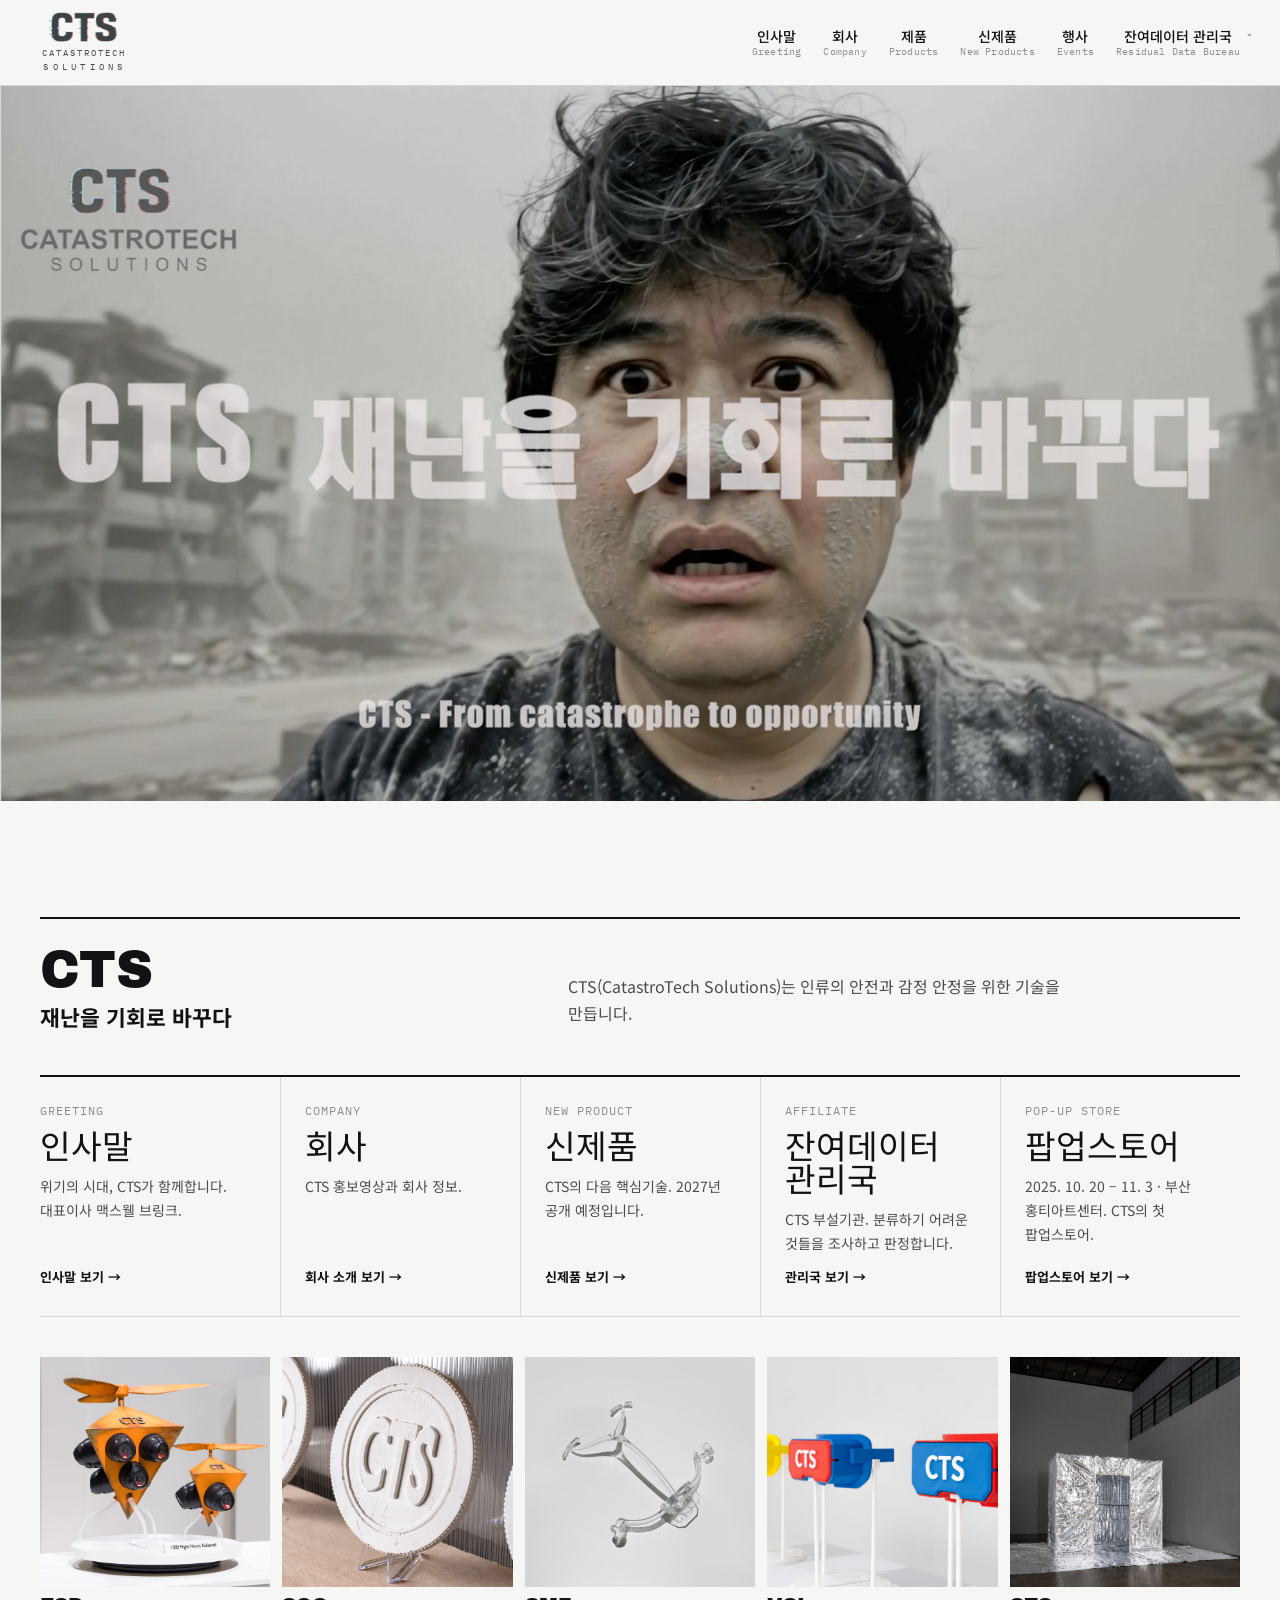
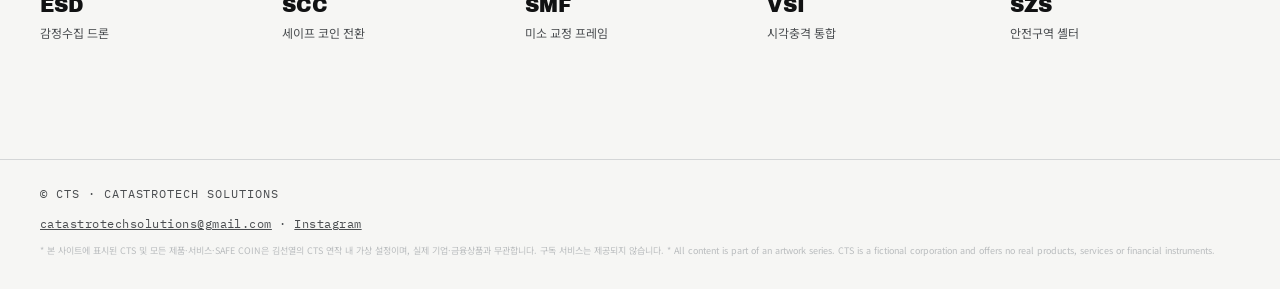
<file: index.html>
<!doctype html>
<html lang="ko">
<head>
<meta charset="utf-8">
<meta name="viewport" content="width=device-width, initial-scale=1, viewport-fit=cover">
<title>CTS — CatastroTech Solutions</title>
<meta name="description" content="CTS 재난을 기회로 바꾸다 — From catastrophe to opportunity">
<meta name="referrer" content="strict-origin-when-cross-origin">
<meta property="og:title" content="CTS — CatastroTech Solutions">
<meta property="og:description" content="재난을 기회로 바꾸다 / From catastrophe to opportunity">
<meta property="og:image" content="https://cts-catastrotechsolutions.vercel.app/img/slogan.jpg">
<meta property="og:url" content="https://cts-catastrotechsolutions.vercel.app/">
<meta property="og:type" content="website">
<link rel="preconnect" href="https://fonts.googleapis.com">
<link rel="preconnect" href="https://fonts.gstatic.com" crossorigin>
<link rel="stylesheet" href="https://fonts.googleapis.com/css2?family=Archivo+Black&family=IBM+Plex+Mono:wght@400;500&family=Noto+Sans+KR:wght@400;500;700;900&display=swap">
<link rel="stylesheet" href="css/style.css">
<script src="js/menu.js" defer></script>
</head>
<body>

<header>
  <div class="wrap">
    <a class="logo" href="./" aria-label="CTS 홈"><img src="./img/cts-mark.png" alt="CTS" width="360" height="155"><span>CATASTROTECH<br><small>SOLUTIONS</small></span></a>
    <nav aria-label="주 메뉴">
      <a href="greeting/">인사말<small>Greeting</small></a>
      <a href="company/">회사<small>Company</small></a>
      <a href="products/">제품<small>Products</small></a>
      <a href="new/">신제품<small>New Products</small></a>
      <a href="popup/">행사<small>Events</small></a>
      <div class="menu">
        <a href="bureau/">잔여데이터 관리국<small>Residual Data Bureau</small></a>
        <div class="dropdown" aria-label="관리국 조사지">
          <a href="bureau/sz/"><span class="reg">01 SZ</span>소제동</a>
          <a href="bureau/e93/"><span class="reg">02 E93</span>대전엑스포 과학공원</a>
          <a href="bureau/dc/"><span class="reg">03 DC</span>구 충남도청</a>
        </div>
      </div>
    </nav>
  </div>
</header>

<main>
  <section class="hero" aria-label="CTS">
    <h1 class="sr-only">CTS 재난을 기회로 바꾸다 — From catastrophe to opportunity</h1>
    <img src="img/slogan.jpg" alt="CTS 재난을 기회로 바꾸다 — From catastrophe to opportunity">
  </section>

  <section>
    <div class="wrap">
      <div class="sec-head">
        <div><h2>CTS<small>재난을 기회로 바꾸다</small></h2></div>
        <p>CTS(CatastroTech Solutions)는 인류의 안전과 감정 안정을 위한 기술을 만듭니다.</p>
      </div>
      <div class="teasers">
        <a class="teaser" href="greeting/"><span class="mono">Greeting</span><b>인사말</b><p>위기의 시대, CTS가 함께합니다. 대표이사 맥스웰 브링크.</p><span class="go">인사말 보기 →</span></a>
        <a class="teaser" href="company/"><span class="mono">Company</span><b>회사</b><p>CTS 홍보영상과 회사 정보.</p><span class="go">회사 소개 보기 →</span></a>
        <a class="teaser" href="new/"><span class="mono">New Product</span><b>신제품</b><p>CTS의 다음 핵심기술. 2027년 공개 예정입니다.</p><span class="go">신제품 보기 →</span></a>
        <a class="teaser" href="bureau/"><span class="mono">Affiliate</span><b>잔여데이터 관리국</b><p>CTS 부설기관. 분류하기 어려운 것들을 조사하고 판정합니다.</p><span class="go">관리국 보기 →</span></a>
        <a class="teaser" href="popup/"><span class="mono">Pop-up Store</span><b>팝업스토어</b><p>2025. 10. 20 – 11. 3 · 부산 홍티아트센터. CTS의 첫 팝업스토어.</p><span class="go">팝업스토어 보기 →</span></a>
      </div>
      <div class="prodstrip" aria-label="제품">
        <a href="products/#esd"><img src="img/esd.jpg" alt=""><b>ESD</b><span>감정수집 드론</span></a>
        <a href="products/#scc"><img src="img/scc-coin.jpg" alt=""><b>SCC</b><span>세이프 코인 전환</span></a>
        <a href="products/#smf"><img src="img/smf-frame.jpg" alt=""><b>SMF</b><span>미소 교정 프레임</span></a>
        <a href="products/#vsi"><img src="img/vsi.jpg" alt=""><b>VSI</b><span>시각충격 통합</span></a>
        <a href="products/#szs"><img src="img/szs.jpg" alt=""><b>SZS</b><span>안전구역 셸터</span></a>
      </div>
    </div>
  </section>
</main>

<footer>
  <div class="wrap">
    <p>* 본 사이트에 표시된 CTS 및 모든 제품·서비스·SAFE COIN은 김선열의 CTS 연작 내 가상 설정이며, 실제 기업·금융상품과 무관합니다. 구독 서비스는 제공되지 않습니다. * All content is part of an artwork series. CTS is a fictional corporation and offers no real products, services or financial instruments.</p>
    <p class="mono footer-contact"><a href="mailto:catastrotechsolutions@gmail.com">catastrotechsolutions@gmail.com</a> · <a href="https://www.instagram.com/catastrotechsolutions/" target="_blank" rel="noopener">Instagram</a></p>
    <p class="mono">© CTS · CatastroTech Solutions</p>
  </div>
</footer>
</body>
</html>
</file>
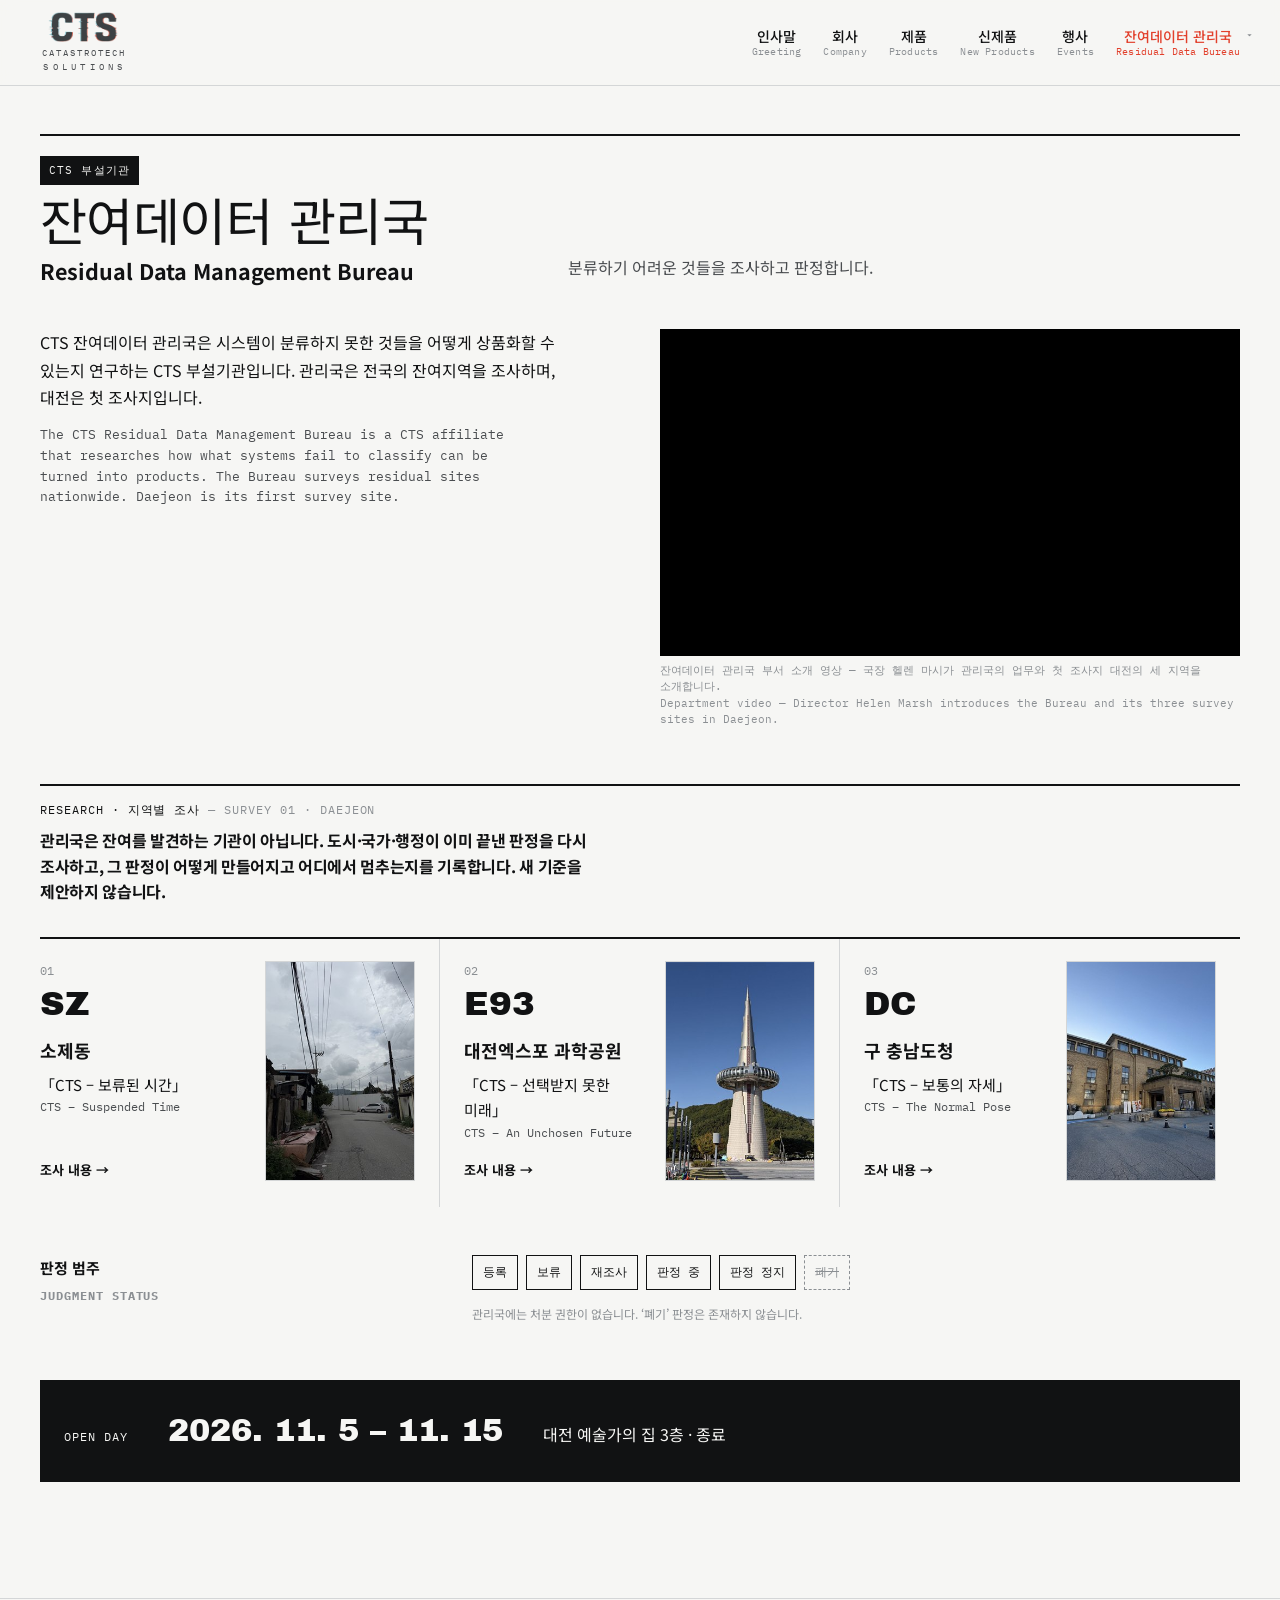
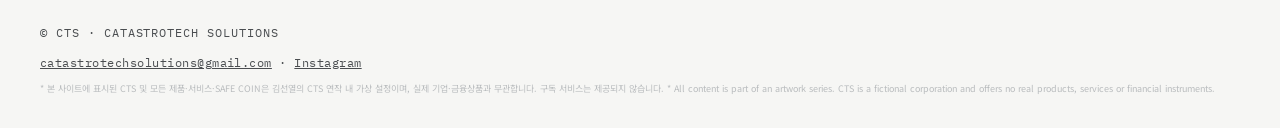
<file: bureau/index.html>
<!doctype html>
<html lang="ko">
<head>
<meta charset="utf-8">
<meta name="viewport" content="width=device-width, initial-scale=1, viewport-fit=cover">
<title>잔여데이터 관리국 | CTS — CatastroTech Solutions</title>
<meta name="description" content="CTS 재난을 기회로 바꾸다 — From catastrophe to opportunity">
<meta name="referrer" content="strict-origin-when-cross-origin">
<meta property="og:title" content="CTS — CatastroTech Solutions">
<meta property="og:description" content="재난을 기회로 바꾸다 / From catastrophe to opportunity">
<meta property="og:image" content="https://cts-catastrotechsolutions.vercel.app/img/slogan.jpg">
<meta property="og:url" content="https://cts-catastrotechsolutions.vercel.app/bureau/">
<meta property="og:type" content="website">
<link rel="preconnect" href="https://fonts.googleapis.com">
<link rel="preconnect" href="https://fonts.gstatic.com" crossorigin>
<link rel="stylesheet" href="https://fonts.googleapis.com/css2?family=Archivo+Black&family=IBM+Plex+Mono:wght@400;500&family=Noto+Sans+KR:wght@400;500;700;900&display=swap">
<link rel="stylesheet" href="../css/style.css">
<script src="../js/menu.js" defer></script>
<script>(function(){var m=/^#rs-(sz|e93|dc)$/.exec(location.hash);if(m)location.replace(m[1]+"/");})();</script>
</head>
<body>

<header>
  <div class="wrap">
    <a class="logo" href="../" aria-label="CTS 홈"><img src="../img/cts-mark.png" alt="CTS" width="360" height="155"><span>CATASTROTECH<br><small>SOLUTIONS</small></span></a>
    <nav aria-label="주 메뉴">
      <a href="../greeting/">인사말<small>Greeting</small></a>
      <a href="../company/">회사<small>Company</small></a>
      <a href="../products/">제품<small>Products</small></a>
      <a href="../new/">신제품<small>New Products</small></a>
      <a href="../popup/">행사<small>Events</small></a>
      <div class="menu">
        <a href="../bureau/" aria-current="page">잔여데이터 관리국<small>Residual Data Bureau</small></a>
        <div class="dropdown" aria-label="관리국 조사지">
          <a href="../bureau/sz/"><span class="reg">01 SZ</span>소제동</a>
          <a href="../bureau/e93/"><span class="reg">02 E93</span>대전엑스포 과학공원</a>
          <a href="../bureau/dc/"><span class="reg">03 DC</span>구 충남도청</a>
        </div>
      </div>
    </nav>
  </div>
</header>

<main>
  <section id="bureau" class="page-top bureau">
    <div class="wrap">
      <div class="sec-head">
        <div><span class="affil">CTS 부설기관</span><h2>잔여데이터 관리국<small>Residual Data Management Bureau</small></h2></div>
        <p>분류하기 어려운 것들을 조사하고 판정합니다.</p>
      </div>

      <div class="lead">
        <div>
          <p>CTS 잔여데이터 관리국은 시스템이 분류하지 못한 것들을 어떻게 상품화할 수 있는지 연구하는 CTS 부설기관입니다. 관리국은 전국의 잔여지역을 조사하며, 대전은 첫 조사지입니다.</p>
          <p class="en">The CTS Residual Data Management Bureau is a CTS affiliate that researches how what systems fail to classify can be turned into products. The Bureau surveys residual sites nationwide. Daejeon is its first survey site.</p>
        </div>
        <figure>
          <div class="video">
            <iframe src="https://www.youtube-nocookie.com/embed/tpPUKmBcZAY?rel=0" title="잔여데이터 관리국 부서 소개 영상" allow="accelerometer; encrypted-media; gyroscope; picture-in-picture; fullscreen" allowfullscreen loading="lazy" referrerpolicy="strict-origin-when-cross-origin"></iframe>
          </div>
          <figcaption>잔여데이터 관리국 부서 소개 영상 — 국장 헬렌 마시가 관리국의 업무와 첫 조사지 대전의 세 지역을 소개합니다.<br>Department video — Director Helen Marsh introduces the Bureau and its three survey sites in Daejeon.</figcaption>
        </figure>
      </div>

      <div class="mono subhead">Research · 지역별 조사 <span style="color:var(--steel)">— Survey 01 · Daejeon</span></div>
      <p class="rs-intro">관리국은 잔여를 발견하는 기관이 아닙니다. 도시·국가·행정이 이미 끝낸 판정을 다시 조사하고, 그 판정이 어떻게 만들어지고 어디에서 멈추는지를 기록합니다. 새 기준을 제안하지 않습니다.</p>
      <div class="sites">
        <div class="site">
          <div class="site-text">
            <span class="no">01</span><span class="reg">SZ</span>
            <h4>소제동</h4>
            <p class="t">「CTS – 보류된 시간」<em>CTS – Suspended Time</em></p>
            <a class="go" href="sz/">조사 내용 →</a>
          </div>
          <a class="thumb" href="sz/" aria-label="소제동 조사 내용"><img src="../img/bureau/sz_t.jpg" alt="소제동 — 담장 너머 중앙1구역" width="320" height="400" loading="lazy"></a>
        </div>
        <div class="site">
          <div class="site-text">
            <span class="no">02</span><span class="reg">E93</span>
            <h4>대전엑스포 과학공원</h4>
            <p class="t">「CTS – 선택받지 못한 미래」<em>CTS – An Unchosen Future</em></p>
            <a class="go" href="e93/">조사 내용 →</a>
          </div>
          <a class="thumb" href="e93/" aria-label="대전엑스포 과학공원 조사 내용"><img src="../img/bureau/e93_t.jpg" alt="대전엑스포 과학공원 — 전망탑" width="320" height="400" loading="lazy"></a>
        </div>
        <div class="site">
          <div class="site-text">
            <span class="no">03</span><span class="reg">DC</span>
            <h4>구 충남도청</h4>
            <p class="t">「CTS – 보통의 자세」<em>CTS – The Normal Pose</em></p>
            <a class="go" href="dc/">조사 내용 →</a>
          </div>
          <a class="thumb" href="dc/" aria-label="구 충남도청 조사 내용"><img src="../img/bureau/dc_t.jpg" alt="구 충남도청 — 본관 정면" width="320" height="400" loading="lazy"></a>
        </div>
      </div>

      <div class="status">
        <h4>판정 범주<br><span class="mono" style="color:var(--steel)">Judgment Status</span></h4>
        <div>
          <div class="chips">
            <span class="chip">등록</span><span class="chip">보류</span><span class="chip">재조사</span><span class="chip">판정 중</span><span class="chip">판정 정지</span><span class="chip void">폐기</span>
          </div>
          <p class="note">관리국에는 처분 권한이 없습니다. ‘폐기’ 판정은 존재하지 않습니다.</p>
        </div>
      </div>

      <div class="openday">
        <span class="mono">Open Day</span>
        <b>2026. 11. 5 – 11. 15</b>
        <span>대전 예술가의 집 3층 · 종료</span>
      </div>
    </div>
  </section>
</main>

<footer>
  <div class="wrap">
    <p>* 본 사이트에 표시된 CTS 및 모든 제품·서비스·SAFE COIN은 김선열의 CTS 연작 내 가상 설정이며, 실제 기업·금융상품과 무관합니다. 구독 서비스는 제공되지 않습니다. * All content is part of an artwork series. CTS is a fictional corporation and offers no real products, services or financial instruments.</p>
    <p class="mono footer-contact"><a href="mailto:catastrotechsolutions@gmail.com">catastrotechsolutions@gmail.com</a> · <a href="https://www.instagram.com/catastrotechsolutions/" target="_blank" rel="noopener">Instagram</a></p>
    <p class="mono">© CTS · CatastroTech Solutions</p>
  </div>
</footer>
</body>
</html>
</file>
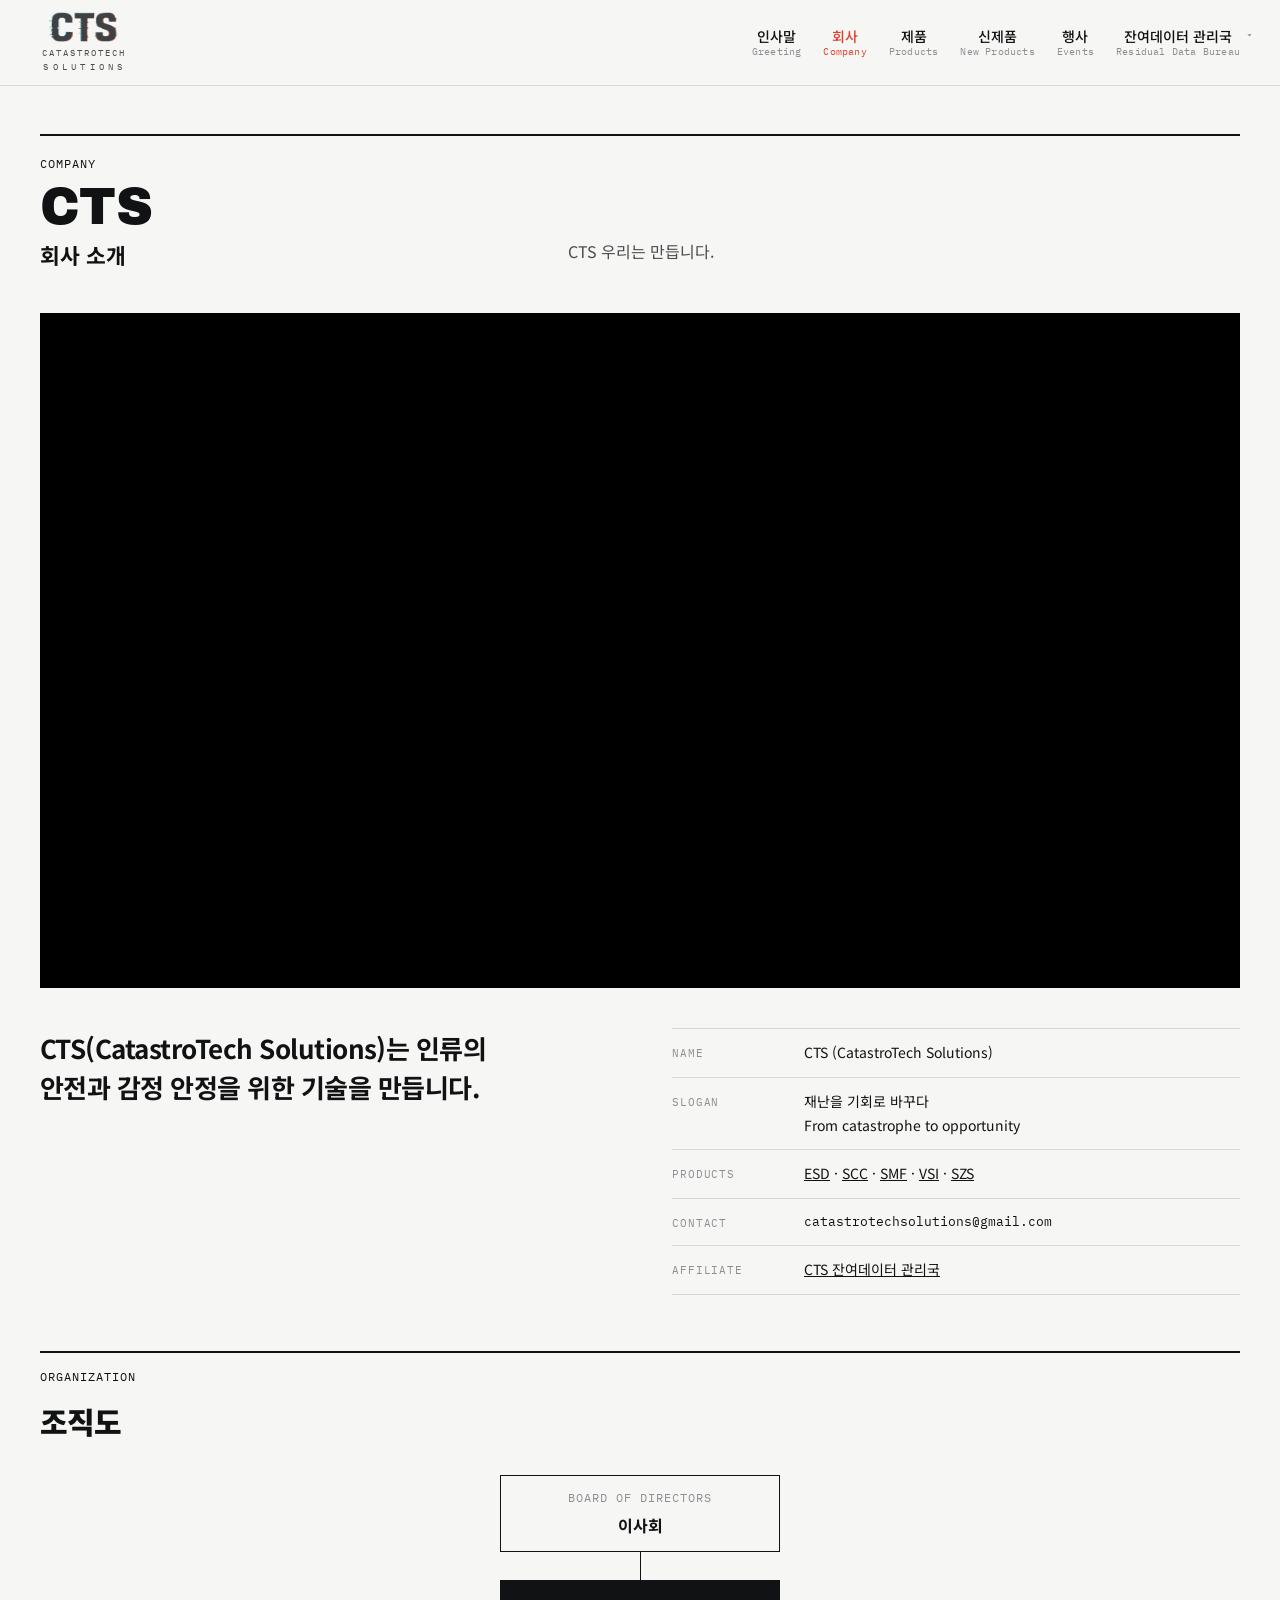
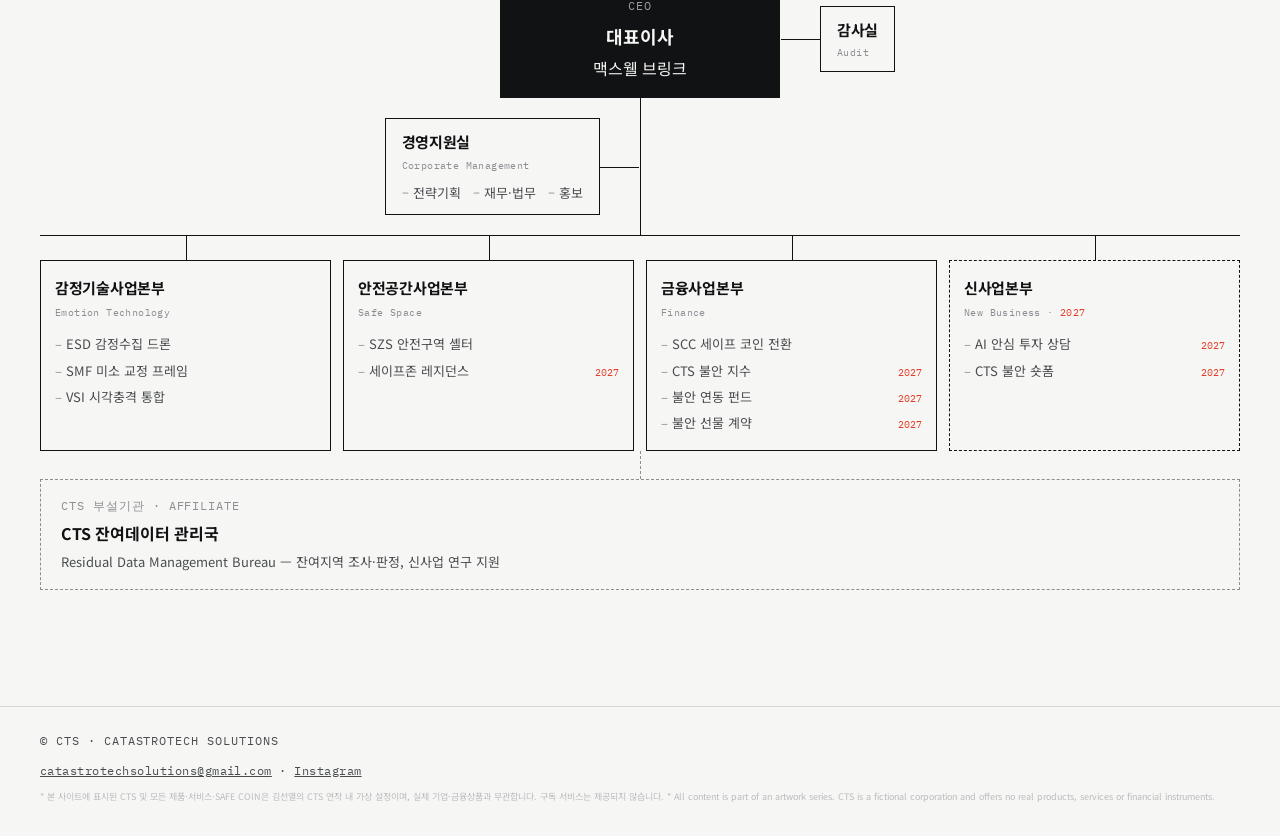
<file: company/index.html>
<!doctype html>
<html lang="ko">
<head>
<meta charset="utf-8">
<meta name="viewport" content="width=device-width, initial-scale=1, viewport-fit=cover">
<title>회사 | CTS — CatastroTech Solutions</title>
<meta name="description" content="CTS 재난을 기회로 바꾸다 — From catastrophe to opportunity">
<meta name="referrer" content="strict-origin-when-cross-origin">
<meta property="og:title" content="CTS — CatastroTech Solutions">
<meta property="og:description" content="재난을 기회로 바꾸다 / From catastrophe to opportunity">
<meta property="og:image" content="https://cts-catastrotechsolutions.vercel.app/img/slogan.jpg">
<meta property="og:url" content="https://cts-catastrotechsolutions.vercel.app/company/">
<meta property="og:type" content="website">
<link rel="preconnect" href="https://fonts.googleapis.com">
<link rel="preconnect" href="https://fonts.gstatic.com" crossorigin>
<link rel="stylesheet" href="https://fonts.googleapis.com/css2?family=Archivo+Black&family=IBM+Plex+Mono:wght@400;500&family=Noto+Sans+KR:wght@400;500;700;900&display=swap">
<link rel="stylesheet" href="../css/style.css">
<script src="../js/menu.js" defer></script>
</head>
<body>

<header>
  <div class="wrap">
    <a class="logo" href="../" aria-label="CTS 홈"><img src="../img/cts-mark.png" alt="CTS" width="360" height="155"><span>CATASTROTECH<br><small>SOLUTIONS</small></span></a>
    <nav aria-label="주 메뉴">
      <a href="../greeting/">인사말<small>Greeting</small></a>
      <a href="../company/" aria-current="page">회사<small>Company</small></a>
      <a href="../products/">제품<small>Products</small></a>
      <a href="../new/">신제품<small>New Products</small></a>
      <a href="../popup/">행사<small>Events</small></a>
      <div class="menu">
        <a href="../bureau/">잔여데이터 관리국<small>Residual Data Bureau</small></a>
        <div class="dropdown" aria-label="관리국 조사지">
          <a href="../bureau/sz/"><span class="reg">01 SZ</span>소제동</a>
          <a href="../bureau/e93/"><span class="reg">02 E93</span>대전엑스포 과학공원</a>
          <a href="../bureau/dc/"><span class="reg">03 DC</span>구 충남도청</a>
        </div>
      </div>
    </nav>
  </div>
</header>

<main>
  <section id="company" class="page-top company">
    <div class="wrap">
      <div class="sec-head">
        <div><div class="mono">Company</div><h2>CTS<small>회사 소개</small></h2></div>
        <p>CTS 우리는 만듭니다.</p>
      </div>
      <div class="grid">
        <div class="video">
          <iframe src="https://www.youtube-nocookie.com/embed/Z-P3-GnQu2U?rel=0" title="CTS 홍보영상" allow="accelerometer; encrypted-media; gyroscope; picture-in-picture; fullscreen" allowfullscreen loading="lazy" referrerpolicy="strict-origin-when-cross-origin"></iframe>
        </div>
        <p class="statement">CTS(CatastroTech Solutions)는 인류의 안전과 감정 안정을 위한 기술을 만듭니다.</p>
        <dl class="facts">
            <div><dt>Name</dt><dd>CTS (CatastroTech Solutions)</dd></div>
            <div><dt>Slogan</dt><dd>재난을 기회로 바꾸다<br>From catastrophe to opportunity</dd></div>
            <div><dt>Products</dt><dd><a href="../products/#esd">ESD</a> · <a href="../products/#scc">SCC</a> · <a href="../products/#smf">SMF</a> · <a href="../products/#vsi">VSI</a> · <a href="../products/#szs">SZS</a></dd></div>
            <div><dt>Contact</dt><dd class="sel">catastrotechsolutions@gmail.com</dd></div>
            <div><dt>Affiliate</dt><dd><a href="../bureau/">CTS 잔여데이터 관리국</a></dd></div>
          </dl>
      </div>

      <div class="org" aria-label="CTS 조직도">
        <div class="mono subhead">Organization</div>
        <h3 class="org-title">조직도</h3>
        <div class="org-board"><span class="mono">Board of Directors</span><b>이사회</b></div>
        <div class="org-stem"></div>
        <div class="org-row">
          <div class="org-ceo"><span class="mono">CEO</span><b>대표이사</b><span>맥스웰 브링크</span></div>
          <div class="org-side org-audit"><b>감사실</b><span class="en">Audit</span></div>
        </div>
        <div class="org-row org-staff-row">
          <div class="org-side org-staff"><b>경영지원실</b><span class="en">Corporate Management</span><ul><li>전략기획</li><li>재무·법무</li><li>홍보</li></ul></div>
          <div class="org-stem"></div>
        </div>
        <div class="org-units">
          <div class="org-unit"><b>감정기술사업본부</b><span class="en">Emotion Technology</span><ul><li>ESD 감정수집 드론</li><li>SMF 미소 교정 프레임</li><li>VSI 시각충격 통합</li></ul></div>
          <div class="org-unit"><b>안전공간사업본부</b><span class="en">Safe Space</span><ul><li>SZS 안전구역 셸터</li><li>세이프존 레지던스 <em>2027</em></li></ul></div>
          <div class="org-unit"><b>금융사업본부</b><span class="en">Finance</span><ul><li>SCC 세이프 코인 전환</li><li>CTS 불안 지수 <em>2027</em></li><li>불안 연동 펀드 <em>2027</em></li><li>불안 선물 계약 <em>2027</em></li></ul></div>
          <div class="org-unit is-new"><b>신사업본부</b><span class="en">New Business · <em>2027</em></span><ul><li>AI 안심 투자 상담 <em>2027</em></li><li>CTS 불안 숏폼 <em>2027</em></li></ul></div>
        </div>
        <div class="org-affil">
          <span class="mono">CTS 부설기관 · Affiliate</span>
          <b><a href="../bureau/">CTS 잔여데이터 관리국</a></b>
          <span>Residual Data Management Bureau — 잔여지역 조사·판정, 신사업 연구 지원</span>
        </div>
      </div>
    </div>
  </section>
</main>

<footer>
  <div class="wrap">
    <p>* 본 사이트에 표시된 CTS 및 모든 제품·서비스·SAFE COIN은 김선열의 CTS 연작 내 가상 설정이며, 실제 기업·금융상품과 무관합니다. 구독 서비스는 제공되지 않습니다. * All content is part of an artwork series. CTS is a fictional corporation and offers no real products, services or financial instruments.</p>
    <p class="mono footer-contact"><a href="mailto:catastrotechsolutions@gmail.com">catastrotechsolutions@gmail.com</a> · <a href="https://www.instagram.com/catastrotechsolutions/" target="_blank" rel="noopener">Instagram</a></p>
    <p class="mono">© CTS · CatastroTech Solutions</p>
  </div>
</footer>
</body>
</html>
</file>
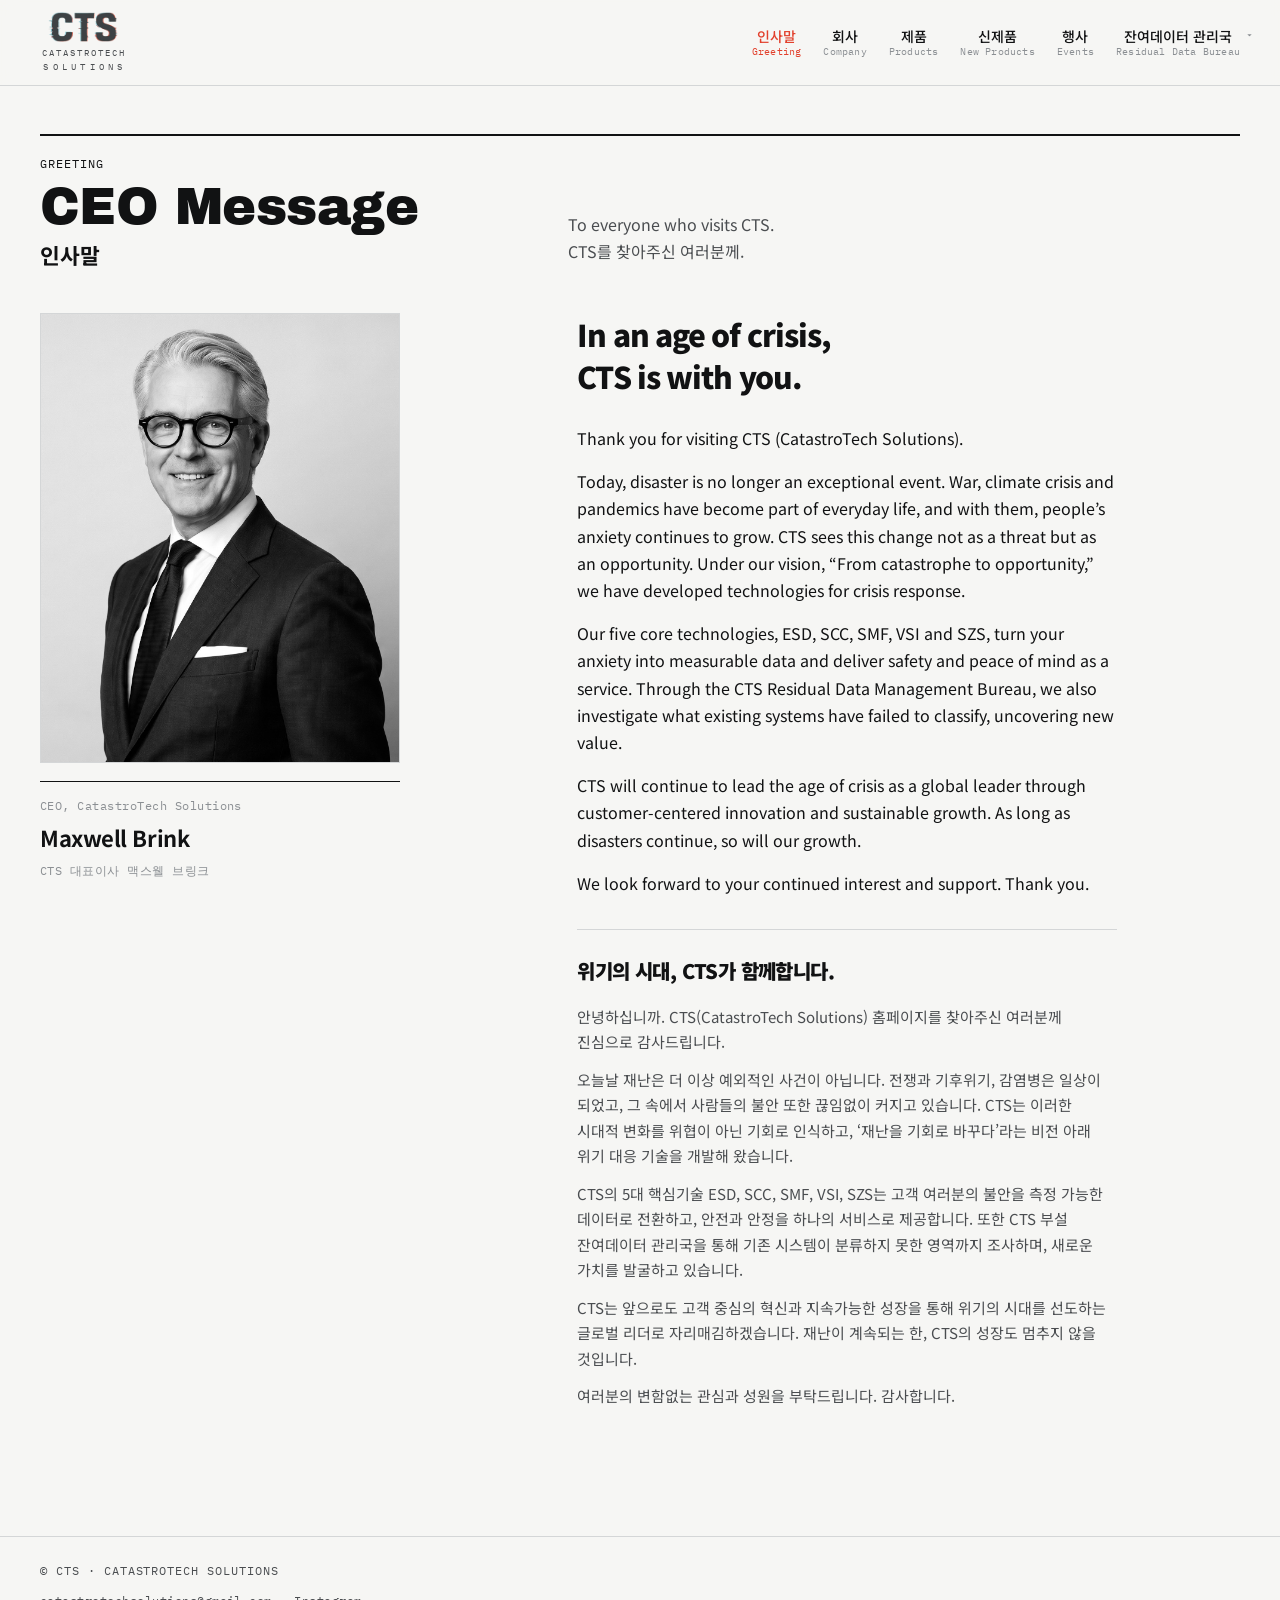
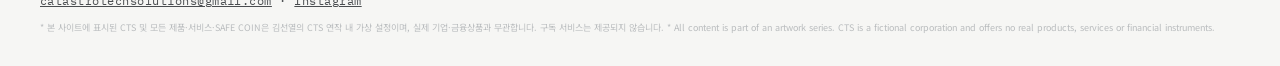
<file: greeting/index.html>
<!doctype html>
<html lang="ko">
<head>
<meta charset="utf-8">
<meta name="viewport" content="width=device-width, initial-scale=1, viewport-fit=cover">
<title>인사말 | CTS — CatastroTech Solutions</title>
<meta name="description" content="CTS 재난을 기회로 바꾸다 — From catastrophe to opportunity">
<meta name="referrer" content="strict-origin-when-cross-origin">
<meta property="og:title" content="CTS — CatastroTech Solutions">
<meta property="og:description" content="재난을 기회로 바꾸다 / From catastrophe to opportunity">
<meta property="og:image" content="https://cts-catastrotechsolutions.vercel.app/img/slogan.jpg">
<meta property="og:url" content="https://cts-catastrotechsolutions.vercel.app/greeting/">
<meta property="og:type" content="website">
<link rel="preconnect" href="https://fonts.googleapis.com">
<link rel="preconnect" href="https://fonts.gstatic.com" crossorigin>
<link rel="stylesheet" href="https://fonts.googleapis.com/css2?family=Archivo+Black&family=IBM+Plex+Mono:wght@400;500&family=Noto+Sans+KR:wght@400;500;700;900&display=swap">
<link rel="stylesheet" href="../css/style.css">
<script src="../js/menu.js" defer></script>
</head>
<body>

<header>
  <div class="wrap">
    <a class="logo" href="../" aria-label="CTS 홈"><img src="../img/cts-mark.png" alt="CTS" width="360" height="155"><span>CATASTROTECH<br><small>SOLUTIONS</small></span></a>
    <nav aria-label="주 메뉴">
      <a href="../greeting/" aria-current="page">인사말<small>Greeting</small></a>
      <a href="../company/">회사<small>Company</small></a>
      <a href="../products/">제품<small>Products</small></a>
      <a href="../new/">신제품<small>New Products</small></a>
      <a href="../popup/">행사<small>Events</small></a>
      <div class="menu">
        <a href="../bureau/">잔여데이터 관리국<small>Residual Data Bureau</small></a>
        <div class="dropdown" aria-label="관리국 조사지">
          <a href="../bureau/sz/"><span class="reg">01 SZ</span>소제동</a>
          <a href="../bureau/e93/"><span class="reg">02 E93</span>대전엑스포 과학공원</a>
          <a href="../bureau/dc/"><span class="reg">03 DC</span>구 충남도청</a>
        </div>
      </div>
    </nav>
  </div>
</header>

<main>
  <section id="greeting" class="page-top greeting">
    <div class="wrap">
      <div class="sec-head">
        <div><div class="mono">Greeting</div><h2 lang="en">CEO Message<small lang="ko">인사말</small></h2></div>
        <p><span lang="en">To everyone who visits CTS.</span><br>CTS를 찾아주신 여러분께.</p>
      </div>
      <div class="grid">
        <figure class="portrait">
          <div class="photo"><img src="../img/ceo.jpg" alt="CTS 대표이사 맥스웰 브링크" onerror="this.remove()"></div>
          <figcaption class="sign"><span>CEO, CatastroTech Solutions</span><b>Maxwell Brink</b><span>CTS 대표이사 맥스웰 브링크</span></figcaption>
        </figure>
        <div class="letter">
          <div lang="en">
            <p class="opening">In an age of crisis,<br>CTS is with you.</p>
            <p>Thank you for visiting CTS (CatastroTech Solutions).</p>
            <p>Today, disaster is no longer an exceptional event. War, climate crisis and pandemics have become part of everyday life, and with them, people’s anxiety continues to grow. CTS sees this change not as a threat but as an opportunity. Under our vision, “From catastrophe to opportunity,” we have developed technologies for crisis response.</p>
            <p>Our five core technologies, ESD, SCC, SMF, VSI and SZS, turn your anxiety into measurable data and deliver safety and peace of mind as a service. Through the CTS Residual Data Management Bureau, we also investigate what existing systems have failed to classify, uncovering new value.</p>
            <p>CTS will continue to lead the age of crisis as a global leader through customer-centered innovation and sustainable growth. As long as disasters continue, so will our growth.</p>
            <p>We look forward to your continued interest and support. Thank you.</p>
          </div>
          <div class="letter-ko">
            <p class="opening-ko">위기의 시대, CTS가 함께합니다.</p>
            <p>안녕하십니까. CTS(CatastroTech Solutions) 홈페이지를 찾아주신 여러분께 진심으로 감사드립니다.</p>
            <p>오늘날 재난은 더 이상 예외적인 사건이 아닙니다. 전쟁과 기후위기, 감염병은 일상이 되었고, 그 속에서 사람들의 불안 또한 끊임없이 커지고 있습니다. CTS는 이러한 시대적 변화를 위협이 아닌 기회로 인식하고, ‘재난을 기회로 바꾸다’라는 비전 아래 위기 대응 기술을 개발해 왔습니다.</p>
            <p>CTS의 5대 핵심기술 ESD, SCC, SMF, VSI, SZS는 고객 여러분의 불안을 측정 가능한 데이터로 전환하고, 안전과 안정을 하나의 서비스로 제공합니다. 또한 CTS 부설 잔여데이터 관리국을 통해 기존 시스템이 분류하지 못한 영역까지 조사하며, 새로운 가치를 발굴하고 있습니다.</p>
            <p>CTS는 앞으로도 고객 중심의 혁신과 지속가능한 성장을 통해 위기의 시대를 선도하는 글로벌 리더로 자리매김하겠습니다. 재난이 계속되는 한, CTS의 성장도 멈추지 않을 것입니다.</p>
            <p>여러분의 변함없는 관심과 성원을 부탁드립니다. 감사합니다.</p>
          </div>
        </div>
      </div>
    </div>
  </section>
</main>

<footer>
  <div class="wrap">
    <p>* 본 사이트에 표시된 CTS 및 모든 제품·서비스·SAFE COIN은 김선열의 CTS 연작 내 가상 설정이며, 실제 기업·금융상품과 무관합니다. 구독 서비스는 제공되지 않습니다. * All content is part of an artwork series. CTS is a fictional corporation and offers no real products, services or financial instruments.</p>
    <p class="mono footer-contact"><a href="mailto:catastrotechsolutions@gmail.com">catastrotechsolutions@gmail.com</a> · <a href="https://www.instagram.com/catastrotechsolutions/" target="_blank" rel="noopener">Instagram</a></p>
    <p class="mono">© CTS · CatastroTech Solutions</p>
  </div>
</footer>
</body>
</html>
</file>
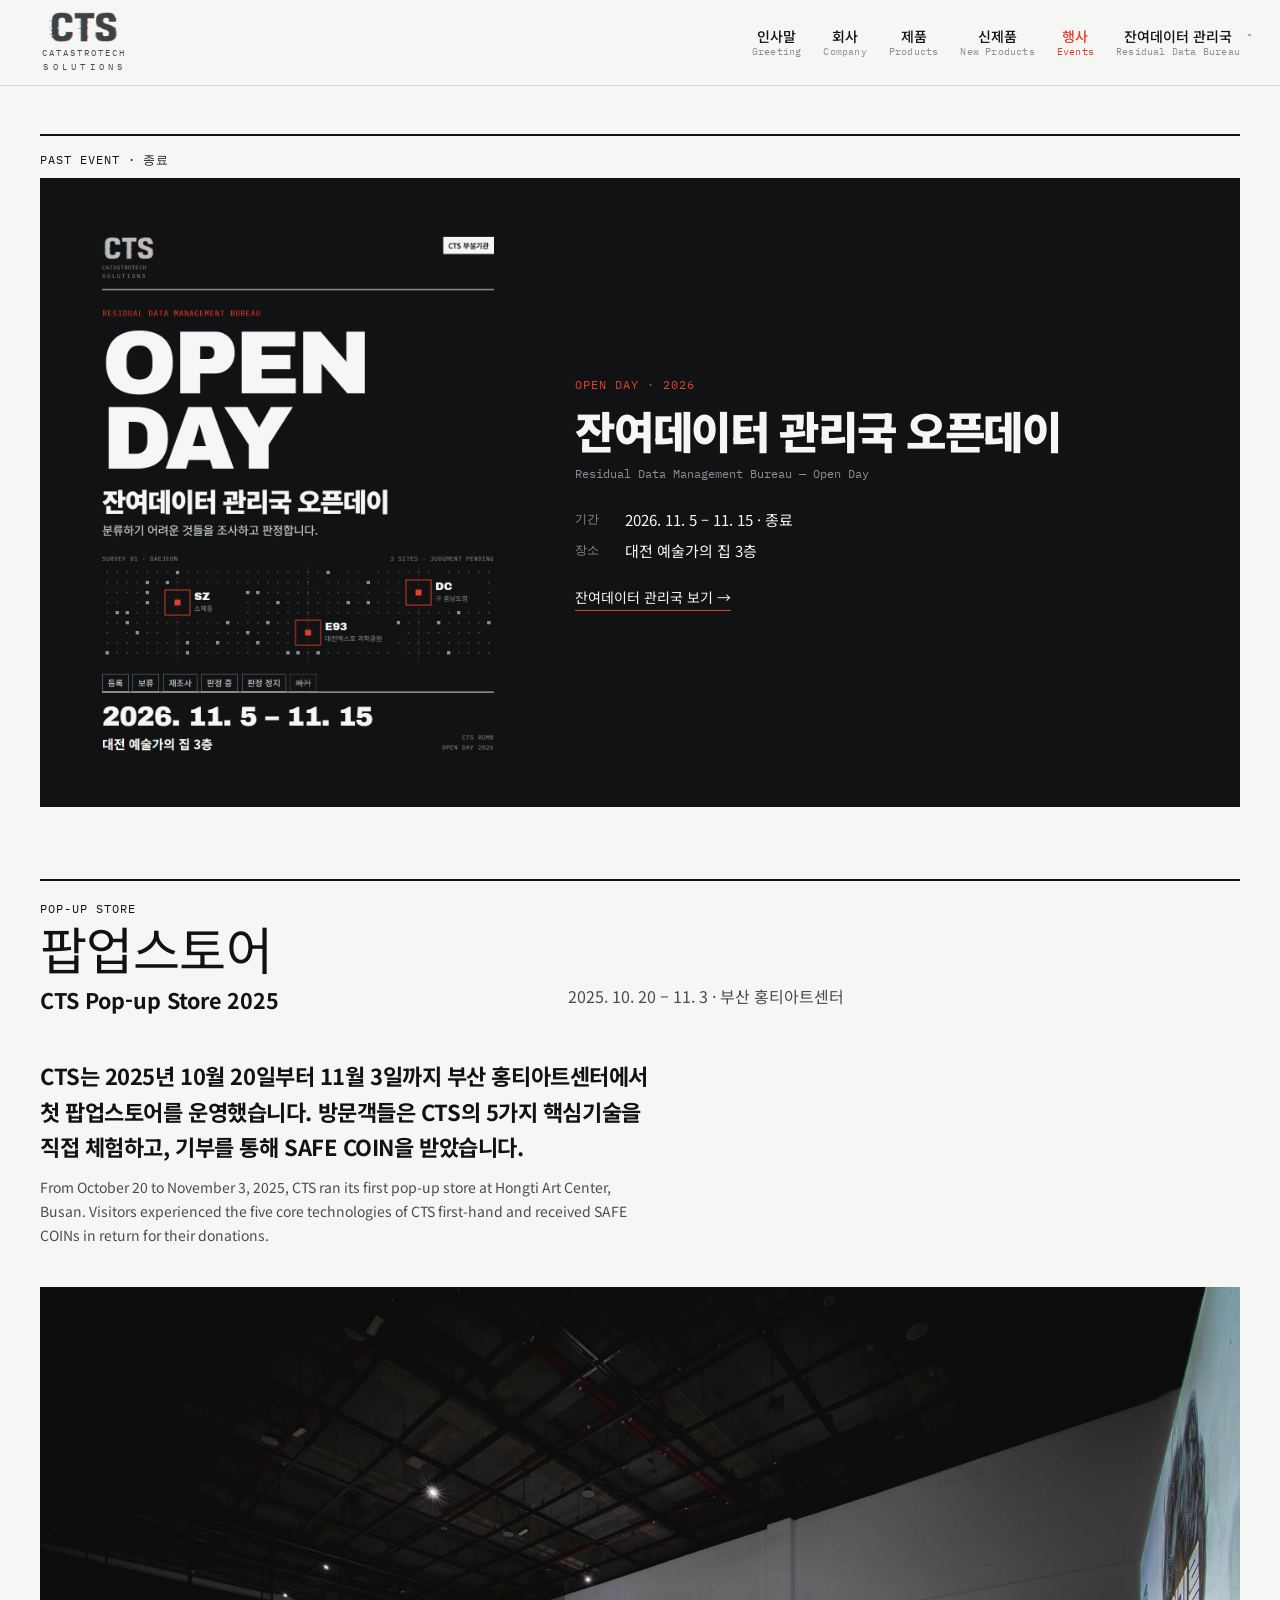
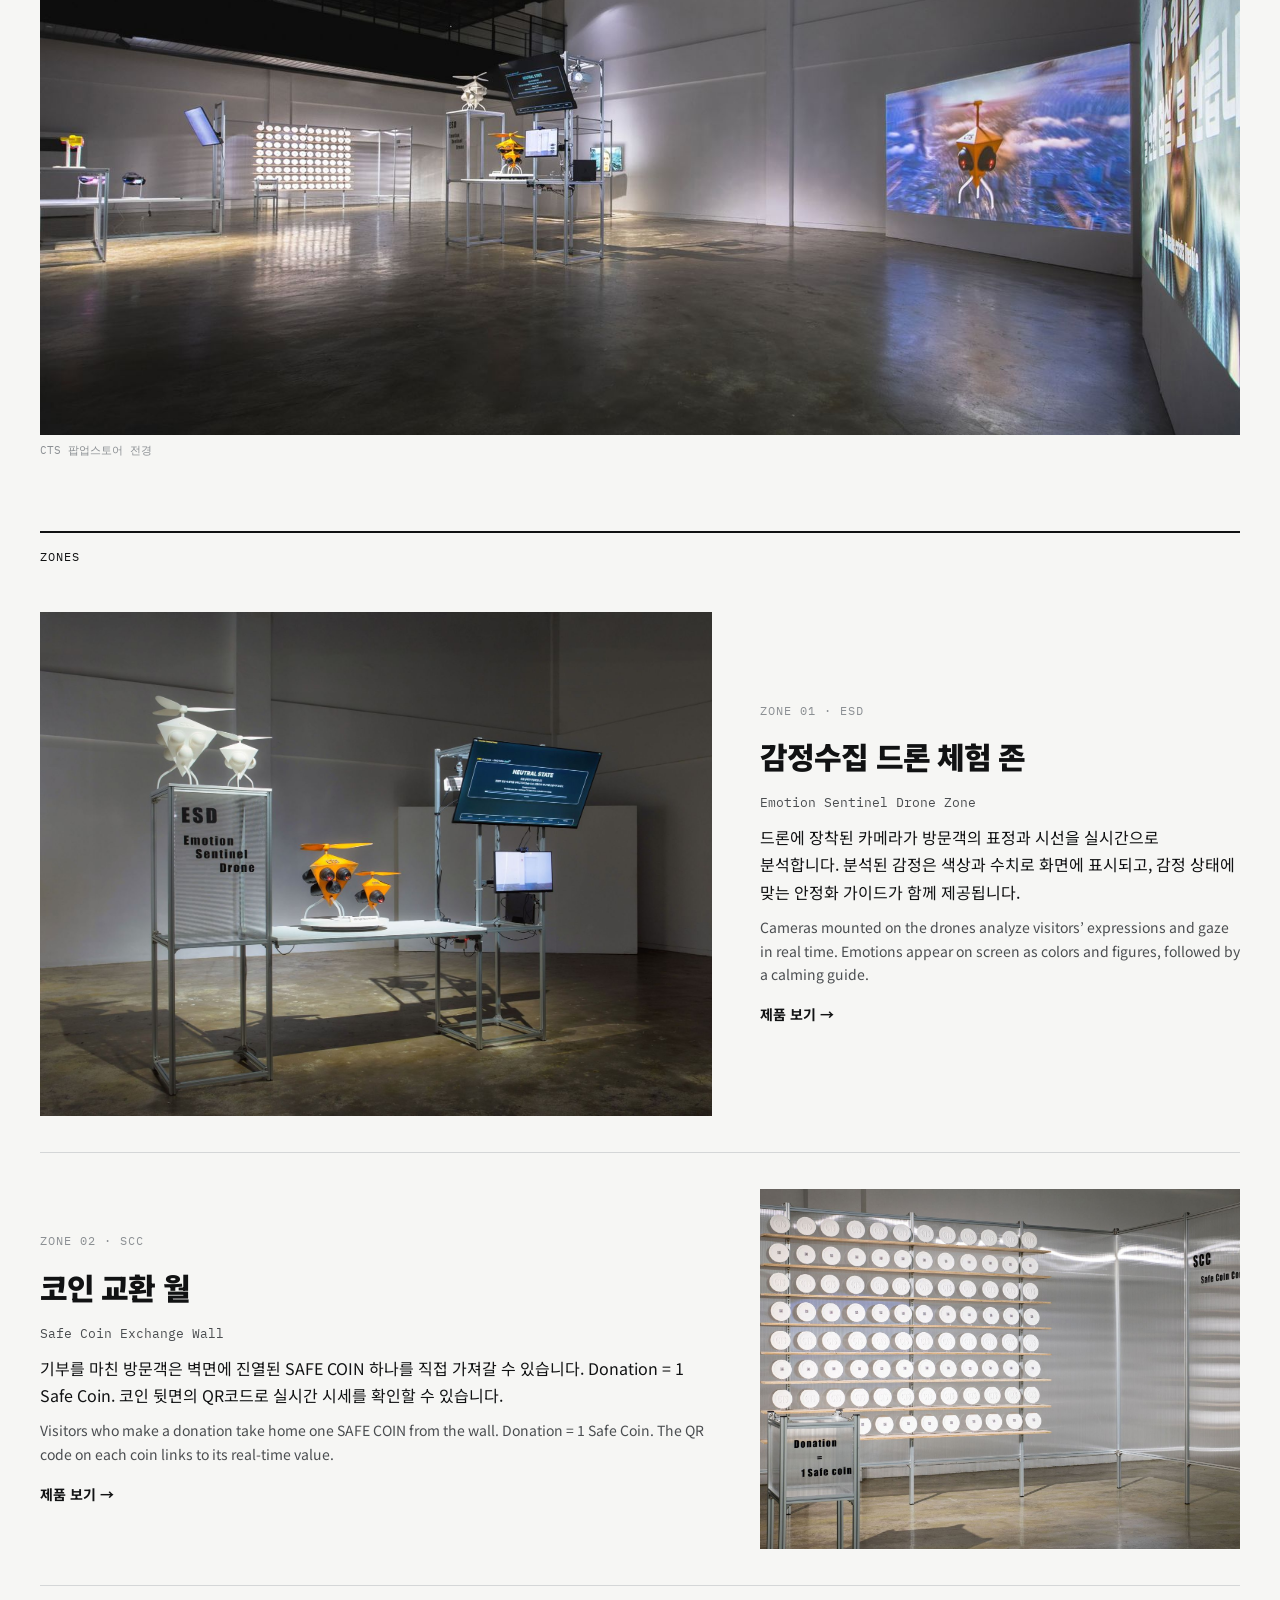
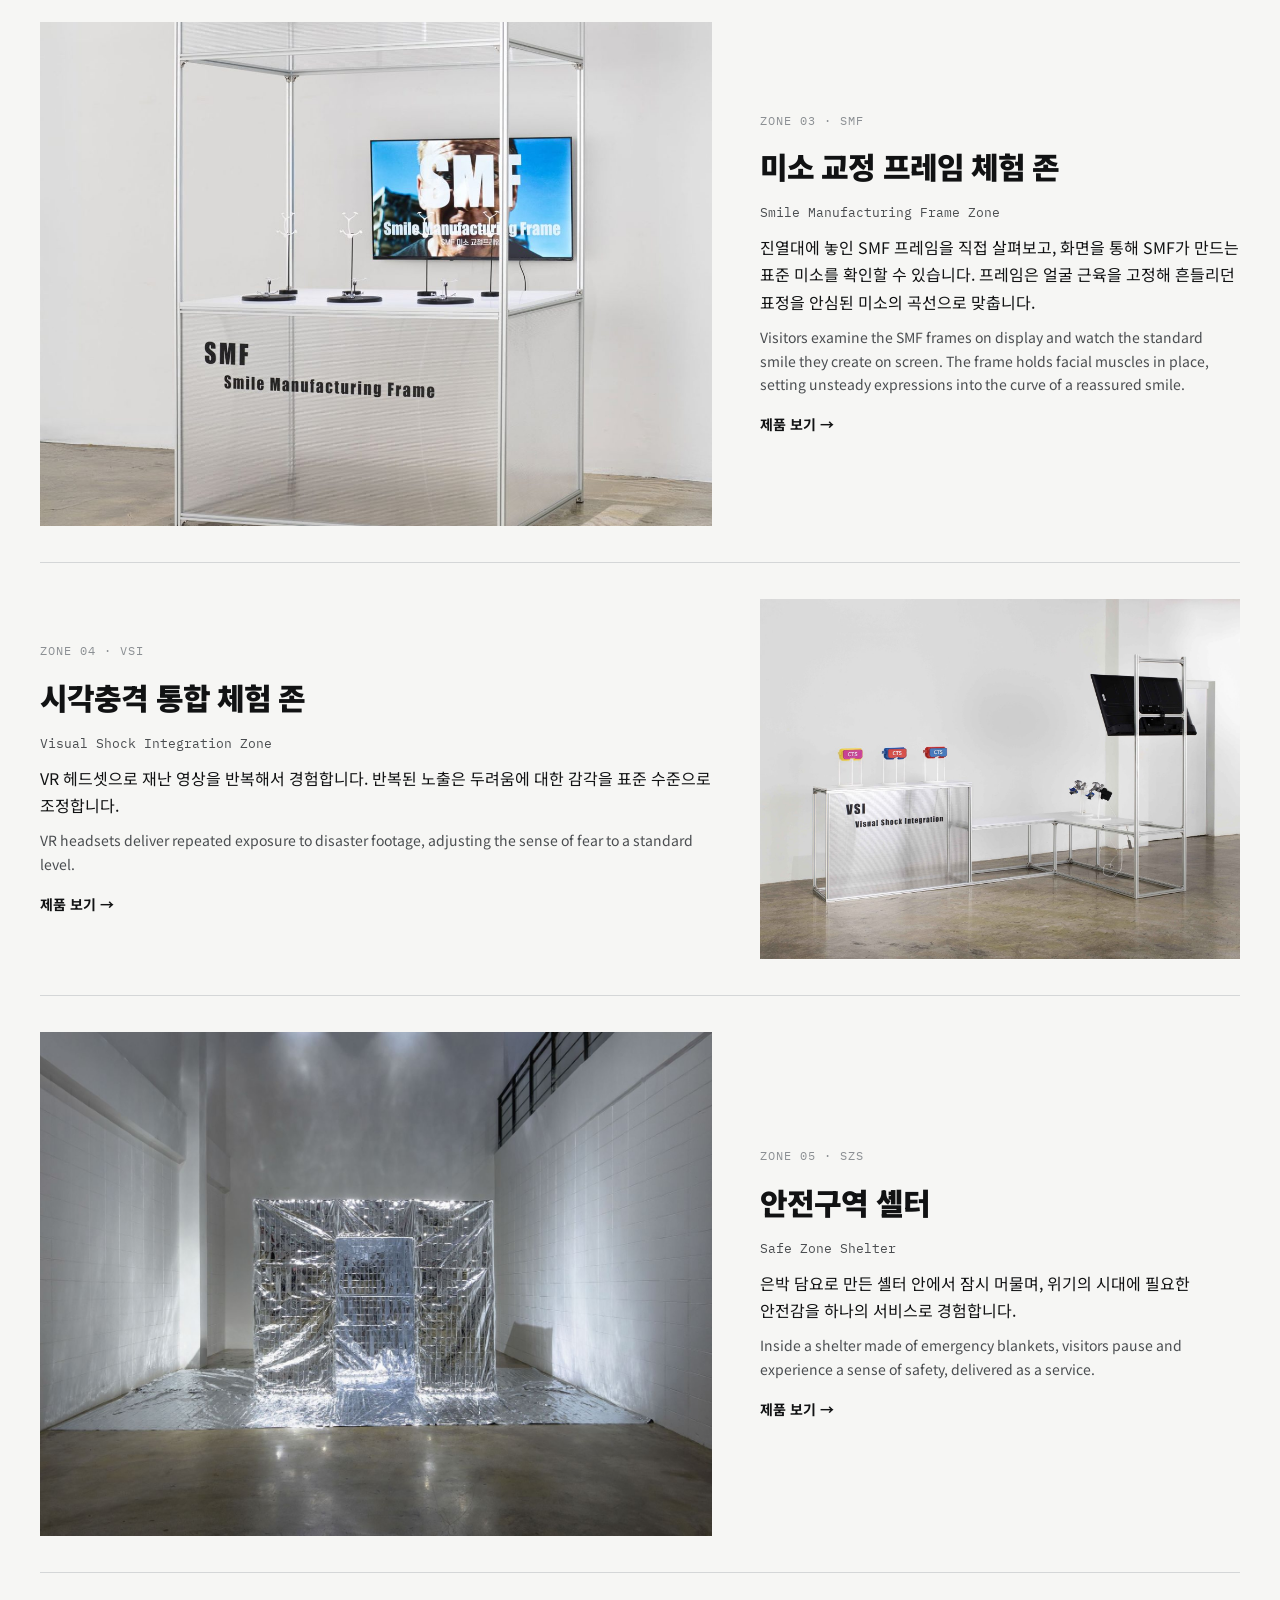
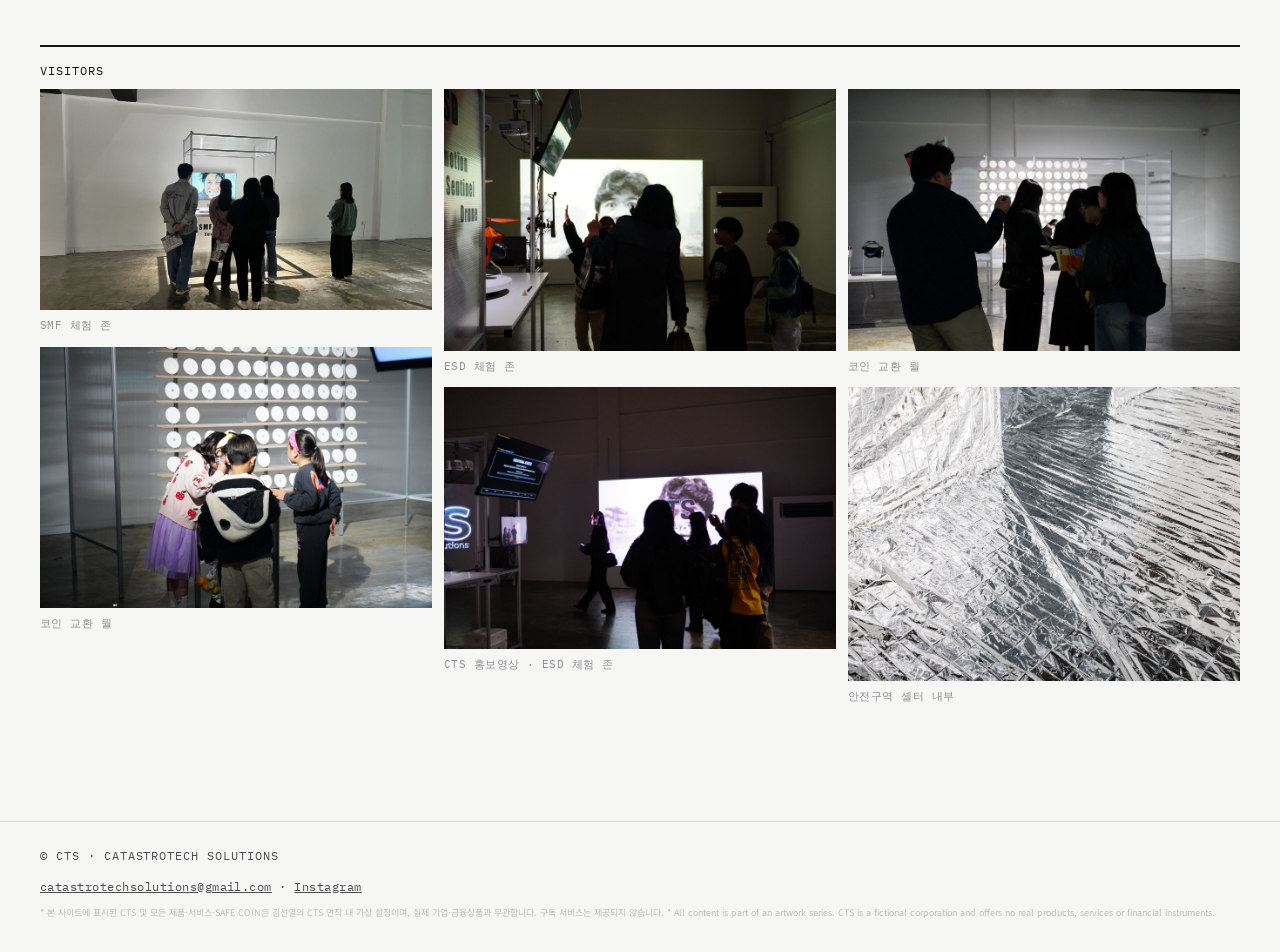
<file: popup/index.html>
<!doctype html>
<html lang="ko">
<head>
<meta charset="utf-8">
<meta name="viewport" content="width=device-width, initial-scale=1, viewport-fit=cover">
<title>팝업스토어 | CTS — CatastroTech Solutions</title>
<meta name="description" content="CTS 재난을 기회로 바꾸다 — From catastrophe to opportunity">
<meta name="referrer" content="strict-origin-when-cross-origin">
<meta property="og:title" content="CTS — CatastroTech Solutions">
<meta property="og:description" content="재난을 기회로 바꾸다 / From catastrophe to opportunity">
<meta property="og:image" content="https://cts-catastrotechsolutions.vercel.app/img/slogan.jpg">
<meta property="og:url" content="https://cts-catastrotechsolutions.vercel.app/popup/">
<meta property="og:type" content="website">
<link rel="preconnect" href="https://fonts.googleapis.com">
<link rel="preconnect" href="https://fonts.gstatic.com" crossorigin>
<link rel="stylesheet" href="https://fonts.googleapis.com/css2?family=Archivo+Black&family=IBM+Plex+Mono:wght@400;500&family=Noto+Sans+KR:wght@400;500;700;900&display=swap">
<link rel="stylesheet" href="../css/style.css">
<script src="../js/menu.js" defer></script>
</head>
<body>

<header>
  <div class="wrap">
    <a class="logo" href="../" aria-label="CTS 홈"><img src="../img/cts-mark.png" alt="CTS" width="360" height="155"><span>CATASTROTECH<br><small>SOLUTIONS</small></span></a>
    <nav aria-label="주 메뉴">
      <a href="../greeting/">인사말<small>Greeting</small></a>
      <a href="../company/">회사<small>Company</small></a>
      <a href="../products/">제품<small>Products</small></a>
      <a href="../new/">신제품<small>New Products</small></a>
      <a href="../popup/" aria-current="page">행사<small>Events</small></a>
      <div class="menu">
        <a href="../bureau/">잔여데이터 관리국<small>Residual Data Bureau</small></a>
        <div class="dropdown" aria-label="관리국 조사지">
          <a href="../bureau/sz/"><span class="reg">01 SZ</span>소제동</a>
          <a href="../bureau/e93/"><span class="reg">02 E93</span>대전엑스포 과학공원</a>
          <a href="../bureau/dc/"><span class="reg">03 DC</span>구 충남도청</a>
        </div>
      </div>
    </nav>
  </div>
</header>

<main>
  <section id="popup" class="page-top">
    <div class="wrap">
      <div class="mono subhead">Past Event · 종료</div>
      <a class="event-next" href="../bureau/">
        <img src="../img/openday.png" alt="잔여데이터 관리국 오픈데이 포스터: 2026. 11. 5 – 11. 15, 대전 예술가의 집 3층" width="1080" height="1350" loading="lazy">
        <div class="event-body">
          <span class="mono">Open Day · 2026</span>
          <b>잔여데이터 관리국 오픈데이</b>
          <span class="event-en" lang="en">Residual Data Management Bureau — Open Day</span>
          <dl class="event-info">
            <div><dt>기간</dt><dd>2026. 11. 5 – 11. 15 · 종료</dd></div>
            <div><dt>장소</dt><dd>대전 예술가의 집 3층</dd></div>
          </dl>
          <span class="go">잔여데이터 관리국 보기 →</span>
        </div>
      </a>

      <div class="sec-head">
        <div><div class="mono">Pop-up Store</div><h2>팝업스토어<small>CTS Pop-up Store 2025</small></h2></div>
        <p>2025. 10. 20 – 11. 3 · 부산 홍티아트센터</p>
      </div>
      <div class="popup-intro">
        <p class="lead">CTS는 2025년 10월 20일부터 11월 3일까지 부산 홍티아트센터에서 첫 팝업스토어를 운영했습니다. 방문객들은 CTS의 5가지 핵심기술을 직접 체험하고, 기부를 통해 SAFE COIN을 받았습니다.</p>
        <p class="en-body" lang="en">From October 20 to November 3, 2025, CTS ran its first pop-up store at Hongti Art Center, Busan. Visitors experienced the five core technologies of CTS first-hand and received SAFE COINs in return for their donations.</p>
      </div>
      <figure class="overview"><img src="../img/popup-overview.jpg" alt="CTS 팝업스토어 전경" loading="lazy"><figcaption>CTS 팝업스토어 전경</figcaption></figure>

      <div class="mono subhead">Zones</div>
      <article class="zone" id="zone-esd">
        <img src="../img/zone-esd.jpg" alt="감정수집 드론 체험 존 디스플레이 전경" loading="lazy">
        <div class="zone-text">
          <span class="mono">Zone 01 · ESD</span>
          <h3>감정수집 드론 체험 존</h3>
          <p class="en-title">Emotion Sentinel Drone Zone</p>
          <p>드론에 장착된 카메라가 방문객의 표정과 시선을 실시간으로 분석합니다. 분석된 감정은 색상과 수치로 화면에 표시되고, 감정 상태에 맞는 안정화 가이드가 함께 제공됩니다.</p>
          <p class="en-body" lang="en">Cameras mounted on the drones analyze visitors’ expressions and gaze in real time. Emotions appear on screen as colors and figures, followed by a calming guide.</p>
          <a class="zone-link" href="../products/#esd">제품 보기 →</a>
        </div>
      </article>
      <article class="zone" id="zone-scc">
        <img src="../img/zone-scc.jpg" alt="코인 교환 월 디스플레이 전경" loading="lazy">
        <div class="zone-text">
          <span class="mono">Zone 02 · SCC</span>
          <h3>코인 교환 월</h3>
          <p class="en-title">Safe Coin Exchange Wall</p>
          <p>기부를 마친 방문객은 벽면에 진열된 SAFE COIN 하나를 직접 가져갈 수 있습니다. Donation = 1 Safe Coin. 코인 뒷면의 QR코드로 실시간 시세를 확인할 수 있습니다.</p>
          <p class="en-body" lang="en">Visitors who make a donation take home one SAFE COIN from the wall. Donation = 1 Safe Coin. The QR code on each coin links to its real-time value.</p>
          <a class="zone-link" href="../products/#scc">제품 보기 →</a>
        </div>
      </article>
      <article class="zone" id="zone-smf">
        <img src="../img/zone-smf.jpg" alt="미소 교정 프레임 체험 존 디스플레이 전경" loading="lazy">
        <div class="zone-text">
          <span class="mono">Zone 03 · SMF</span>
          <h3>미소 교정 프레임 체험 존</h3>
          <p class="en-title">Smile Manufacturing Frame Zone</p>
          <p>진열대에 놓인 SMF 프레임을 직접 살펴보고, 화면을 통해 SMF가 만드는 표준 미소를 확인할 수 있습니다. 프레임은 얼굴 근육을 고정해 흔들리던 표정을 안심된 미소의 곡선으로 맞춥니다.</p>
          <p class="en-body" lang="en">Visitors examine the SMF frames on display and watch the standard smile they create on screen. The frame holds facial muscles in place, setting unsteady expressions into the curve of a reassured smile.</p>
          <a class="zone-link" href="../products/#smf">제품 보기 →</a>
        </div>
      </article>
      <article class="zone" id="zone-vsi">
        <img src="../img/zone-vsi.jpg" alt="시각충격 통합 체험 존 디스플레이 전경" loading="lazy">
        <div class="zone-text">
          <span class="mono">Zone 04 · VSI</span>
          <h3>시각충격 통합 체험 존</h3>
          <p class="en-title">Visual Shock Integration Zone</p>
          <p>VR 헤드셋으로 재난 영상을 반복해서 경험합니다. 반복된 노출은 두려움에 대한 감각을 표준 수준으로 조정합니다.</p>
          <p class="en-body" lang="en">VR headsets deliver repeated exposure to disaster footage, adjusting the sense of fear to a standard level.</p>
          <a class="zone-link" href="../products/#vsi">제품 보기 →</a>
        </div>
      </article>
      <article class="zone" id="zone-szs">
        <img src="../img/zone-szs.jpg" alt="안전구역 셸터 디스플레이 전경" loading="lazy">
        <div class="zone-text">
          <span class="mono">Zone 05 · SZS</span>
          <h3>안전구역 셸터</h3>
          <p class="en-title">Safe Zone Shelter</p>
          <p>은박 담요로 만든 셸터 안에서 잠시 머물며, 위기의 시대에 필요한 안전감을 하나의 서비스로 경험합니다.</p>
          <p class="en-body" lang="en">Inside a shelter made of emergency blankets, visitors pause and experience a sense of safety, delivered as a service.</p>
          <a class="zone-link" href="../products/#szs">제품 보기 →</a>
        </div>
      </article>

      <div class="mono subhead">Visitors</div>
      <div class="gallery">
        <figure><img src="../img/popup-1.jpg" alt="SMF 체험 존의 방문객들" loading="lazy"><figcaption>SMF 체험 존</figcaption></figure>
        <figure><img src="../img/popup-3.jpg" alt="코인 교환 월 앞의 방문객들" loading="lazy"><figcaption>코인 교환 월</figcaption></figure>
        <figure><img src="../img/popup-4.jpg" alt="ESD 체험 존의 방문객들" loading="lazy"><figcaption>ESD 체험 존</figcaption></figure>
        <figure><img src="../img/popup-2.jpg" alt="홍보영상 앞의 방문객들" loading="lazy"><figcaption>CTS 홍보영상 · ESD 체험 존</figcaption></figure>
        <figure><img src="../img/popup-5.jpg" alt="코인 교환 월을 둘러보는 방문객들" loading="lazy"><figcaption>코인 교환 월</figcaption></figure>
        <figure><img src="../img/archive-1.jpg" alt="안전구역 셸터 내부" loading="lazy"><figcaption>안전구역 셸터 내부</figcaption></figure>
      </div>
    </div>
  </section>
</main>

<footer>
  <div class="wrap">
    <p>* 본 사이트에 표시된 CTS 및 모든 제품·서비스·SAFE COIN은 김선열의 CTS 연작 내 가상 설정이며, 실제 기업·금융상품과 무관합니다. 구독 서비스는 제공되지 않습니다. * All content is part of an artwork series. CTS is a fictional corporation and offers no real products, services or financial instruments.</p>
    <p class="mono footer-contact"><a href="mailto:catastrotechsolutions@gmail.com">catastrotechsolutions@gmail.com</a> · <a href="https://www.instagram.com/catastrotechsolutions/" target="_blank" rel="noopener">Instagram</a></p>
    <p class="mono">© CTS · CatastroTech Solutions</p>
  </div>
</footer>
</body>
</html>
</file>
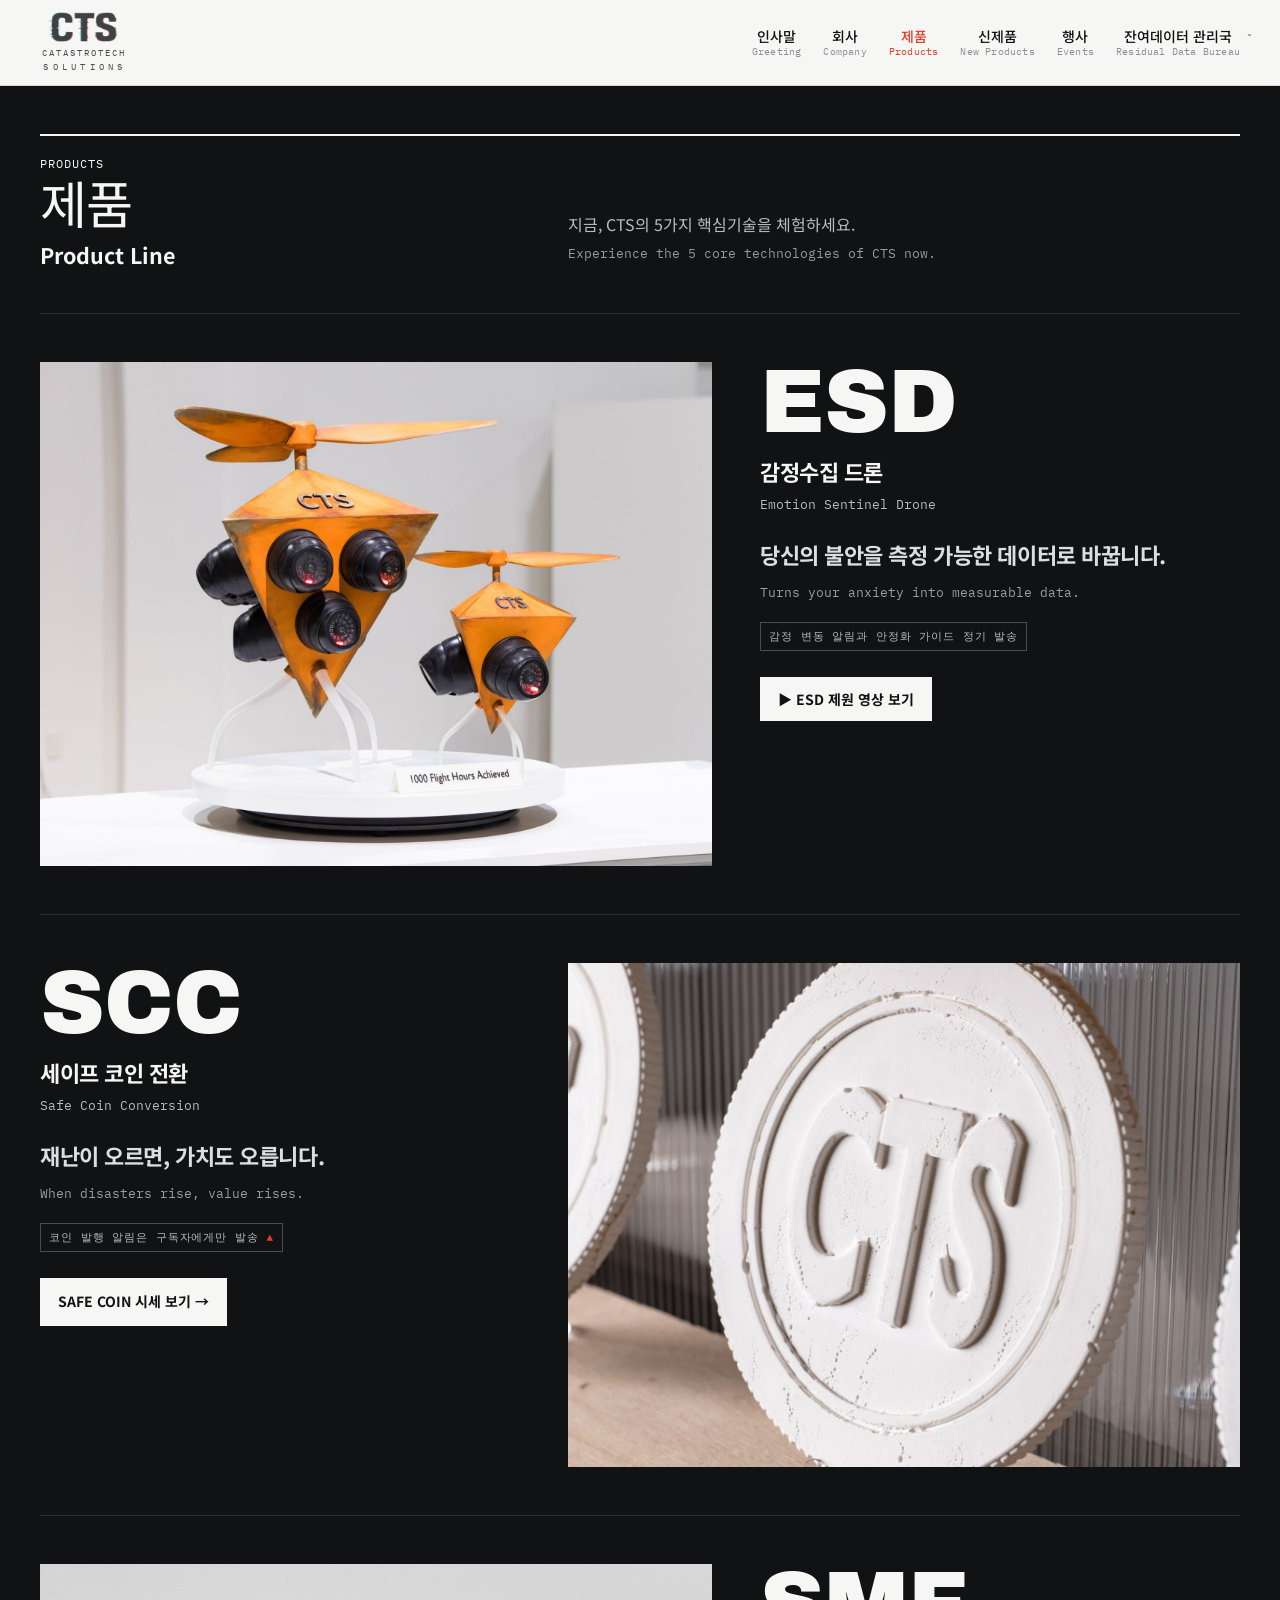
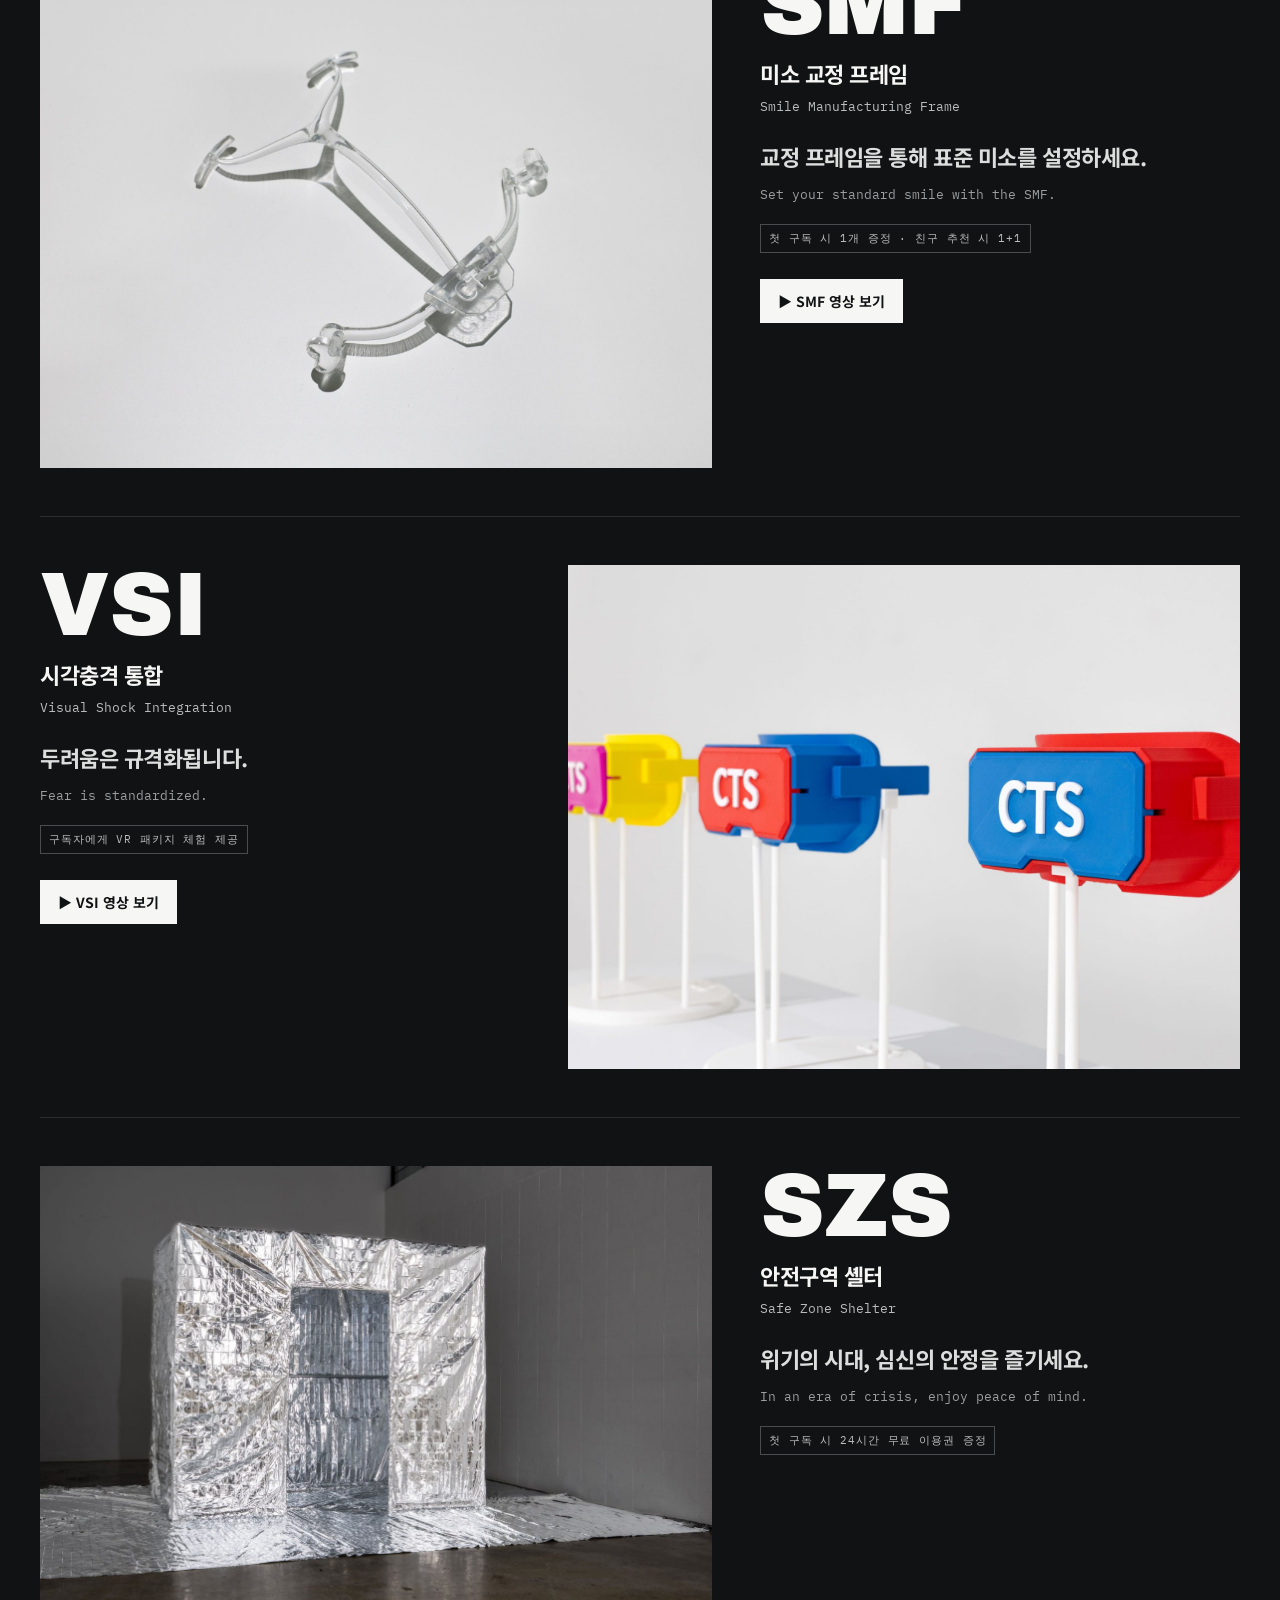
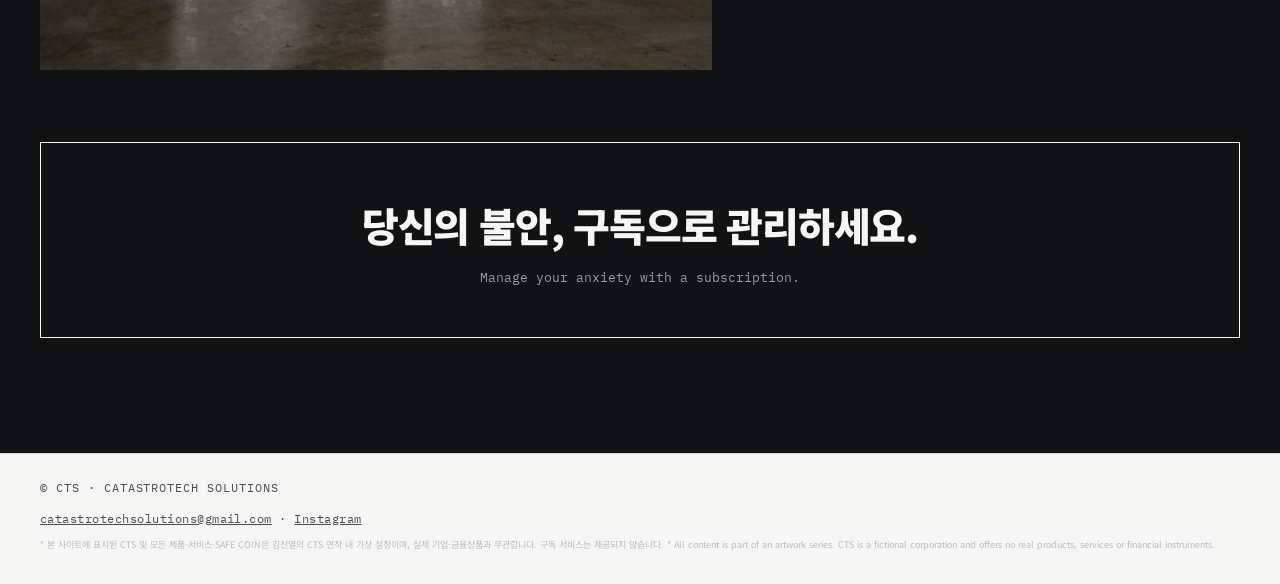
<file: products/index.html>
<!doctype html>
<html lang="ko">
<head>
<meta charset="utf-8">
<meta name="viewport" content="width=device-width, initial-scale=1, viewport-fit=cover">
<title>제품 | CTS — CatastroTech Solutions</title>
<meta name="description" content="CTS 재난을 기회로 바꾸다 — From catastrophe to opportunity">
<meta name="referrer" content="strict-origin-when-cross-origin">
<meta property="og:title" content="CTS — CatastroTech Solutions">
<meta property="og:description" content="재난을 기회로 바꾸다 / From catastrophe to opportunity">
<meta property="og:image" content="https://cts-catastrotechsolutions.vercel.app/img/slogan.jpg">
<meta property="og:url" content="https://cts-catastrotechsolutions.vercel.app/products/">
<meta property="og:type" content="website">
<link rel="preconnect" href="https://fonts.googleapis.com">
<link rel="preconnect" href="https://fonts.gstatic.com" crossorigin>
<link rel="stylesheet" href="https://fonts.googleapis.com/css2?family=Archivo+Black&family=IBM+Plex+Mono:wght@400;500&family=Noto+Sans+KR:wght@400;500;700;900&display=swap">
<link rel="stylesheet" href="../css/style.css">
<script src="../js/menu.js" defer></script>
</head>
<body>

<header>
  <div class="wrap">
    <a class="logo" href="../" aria-label="CTS 홈"><img src="../img/cts-mark.png" alt="CTS" width="360" height="155"><span>CATASTROTECH<br><small>SOLUTIONS</small></span></a>
    <nav aria-label="주 메뉴">
      <a href="../greeting/">인사말<small>Greeting</small></a>
      <a href="../company/">회사<small>Company</small></a>
      <a href="../products/" aria-current="page">제품<small>Products</small></a>
      <a href="../new/">신제품<small>New Products</small></a>
      <a href="../popup/">행사<small>Events</small></a>
      <div class="menu">
        <a href="../bureau/">잔여데이터 관리국<small>Residual Data Bureau</small></a>
        <div class="dropdown" aria-label="관리국 조사지">
          <a href="../bureau/sz/"><span class="reg">01 SZ</span>소제동</a>
          <a href="../bureau/e93/"><span class="reg">02 E93</span>대전엑스포 과학공원</a>
          <a href="../bureau/dc/"><span class="reg">03 DC</span>구 충남도청</a>
        </div>
      </div>
    </nav>
  </div>
</header>

<main>
  <section id="products" class="page-top products">
    <div class="wrap">
      <div class="sec-head">
        <div><div class="mono">Products</div><h2>제품<small>Product Line</small></h2></div>
        <p>지금, CTS의 5가지 핵심기술을 체험하세요.<br><span class="desc-en">Experience the 5 core technologies of CTS now.</span></p>
      </div>

            <article class="prod" id="esd">
        <div class="media">
          <img src="../img/esd.jpg" alt="ESD 감정수집 드론" loading="lazy">
        </div>
        <div>
          <div class="code">ESD</div>
          <h3>감정수집 드론</h3>
          <p class="en">Emotion Sentinel Drone</p>
          <p class="desc">당신의 불안을 측정 가능한 데이터로 바꿉니다.<br><span class="desc-en">Turns your anxiety into measurable data.</span></p>
          <span class="tag">감정 변동 알림과 안정화 가이드 정기 발송</span><br><button type="button" class="cta" data-video="OhFBTpZwWYA" data-title="ESD 감정수집 드론 제원">▶ ESD 제원 영상 보기</button>
        </div>
      </article>

      <article class="prod" id="scc">
        <div class="media">
          <img src="../img/scc-coin.jpg" alt="SAFE COIN 석고 코인" loading="lazy">
        </div>
        <div>
          <div class="code">SCC</div>
          <h3>세이프 코인 전환</h3>
          <p class="en">Safe Coin Conversion</p>
          <p class="desc">재난이 오르면, 가치도 오릅니다.<br><span class="desc-en">When disasters rise, value rises.</span></p>
          <span class="tag">코인 발행 알림은 구독자에게만 발송 <span class="up">▲</span></span><br><a class="cta" href="https://cts-site.vercel.app/scc" target="_blank" rel="noopener">SAFE COIN 시세 보기 →</a>
        </div>
      </article>

      <article class="prod" id="smf">
        <div class="media">
          <img src="../img/smf-frame.jpg" alt="SMF 미소 교정 프레임" loading="lazy">
        </div>
        <div>
          <div class="code">SMF</div>
          <h3>미소 교정 프레임</h3>
          <p class="en">Smile Manufacturing Frame</p>
          <p class="desc">교정 프레임을 통해 표준 미소를 설정하세요.<br><span class="desc-en">Set your standard smile with the SMF.</span></p>
          <span class="tag">첫 구독 시 1개 증정 · 친구 추천 시 1+1</span><br><button type="button" class="cta" data-video="zOAmFcPTGIE" data-title="SMF 미소 교정 프레임">▶ SMF 영상 보기</button>
        </div>
      </article>

      <article class="prod" id="vsi">
        <div class="media">
          <img src="../img/vsi.jpg" alt="VSI 시각충격 통합 VR 헤드셋" loading="lazy">
        </div>
        <div>
          <div class="code">VSI</div>
          <h3>시각충격 통합</h3>
          <p class="en">Visual Shock Integration</p>
          <p class="desc">두려움은 규격화됩니다.<br><span class="desc-en">Fear is standardized.</span></p>
          <span class="tag">구독자에게 VR 패키지 체험 제공</span><br><button type="button" class="cta" data-video="oYPvEa4BUlc" data-title="VSI 시각충격 통합">▶ VSI 영상 보기</button>
        </div>
      </article>

      <article class="prod" id="szs">
        <div class="media">
          <img src="../img/szs.jpg" alt="SZS 안전구역 셸터" loading="lazy">
        </div>
        <div>
          <div class="code">SZS</div>
          <h3>안전구역 셸터</h3>
          <p class="en">Safe Zone Shelter</p>
          <p class="desc">위기의 시대, 심신의 안정을 즐기세요.<br><span class="desc-en">In an era of crisis, enjoy peace of mind.</span></p>
          <span class="tag">첫 구독 시 24시간 무료 이용권 증정</span>
        </div>
      </article>

      <div class="subscribe">
        <b>당신의 불안, 구독으로 관리하세요.</b>
        <span class="desc-en">Manage your anxiety with a subscription.</span>
      </div>
    </div>
  </section>
</main>

<footer>
  <div class="wrap">
    <p>* 본 사이트에 표시된 CTS 및 모든 제품·서비스·SAFE COIN은 김선열의 CTS 연작 내 가상 설정이며, 실제 기업·금융상품과 무관합니다. 구독 서비스는 제공되지 않습니다. * All content is part of an artwork series. CTS is a fictional corporation and offers no real products, services or financial instruments.</p>
    <p class="mono footer-contact"><a href="mailto:catastrotechsolutions@gmail.com">catastrotechsolutions@gmail.com</a> · <a href="https://www.instagram.com/catastrotechsolutions/" target="_blank" rel="noopener">Instagram</a></p>
    <p class="mono">© CTS · CatastroTech Solutions</p>
  </div>
</footer>

<dialog id="video-modal" aria-label="제품 영상">
  <div class="vm-bar"><span id="vm-title"></span><button type="button" class="vm-close" aria-label="닫기">닫기 ✕</button></div>
  <div class="video" id="vm-frame"></div>
</dialog>
<script>
(function(){
  var dlg=document.getElementById('video-modal'),frame=document.getElementById('vm-frame'),ttl=document.getElementById('vm-title');
  function close(){frame.innerHTML='';if(dlg.open)dlg.close();}
  document.querySelectorAll('[data-video]').forEach(function(b){
    b.addEventListener('click',function(){
      var id=b.getAttribute('data-video');
      ttl.textContent=b.getAttribute('data-title');
      frame.innerHTML='<iframe src="https://www.youtube-nocookie.com/embed/'+id+'?rel=0&autoplay=1" title="'+b.getAttribute('data-title')+'" allow="accelerometer; autoplay; encrypted-media; gyroscope; picture-in-picture; fullscreen" allowfullscreen referrerpolicy="strict-origin-when-cross-origin"></iframe>';
      if(dlg.showModal)dlg.showModal();else dlg.setAttribute('open','');
    });
  });
  dlg.querySelector('.vm-close').addEventListener('click',close);
  dlg.addEventListener('click',function(e){if(e.target===dlg)close();});
  dlg.addEventListener('close',function(){frame.innerHTML='';});
})();
</script>
</body>
</html>
</file>
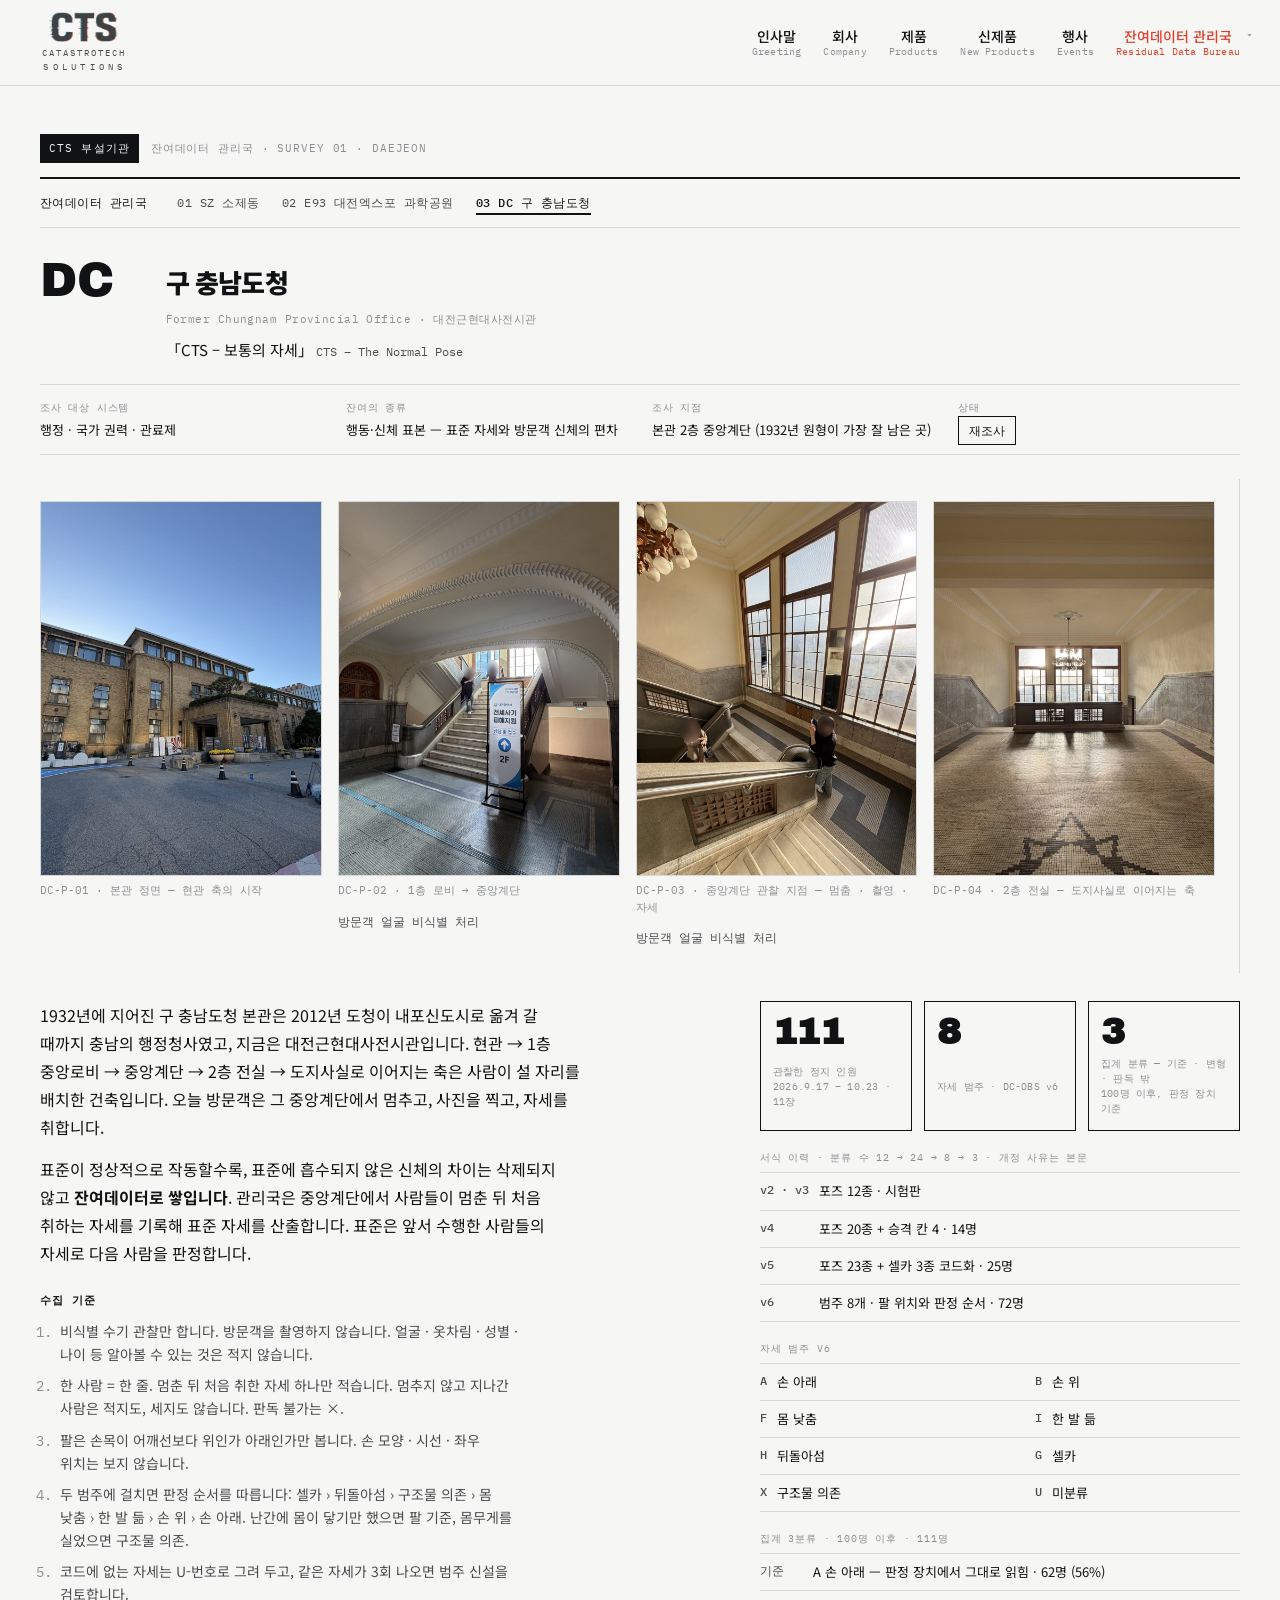
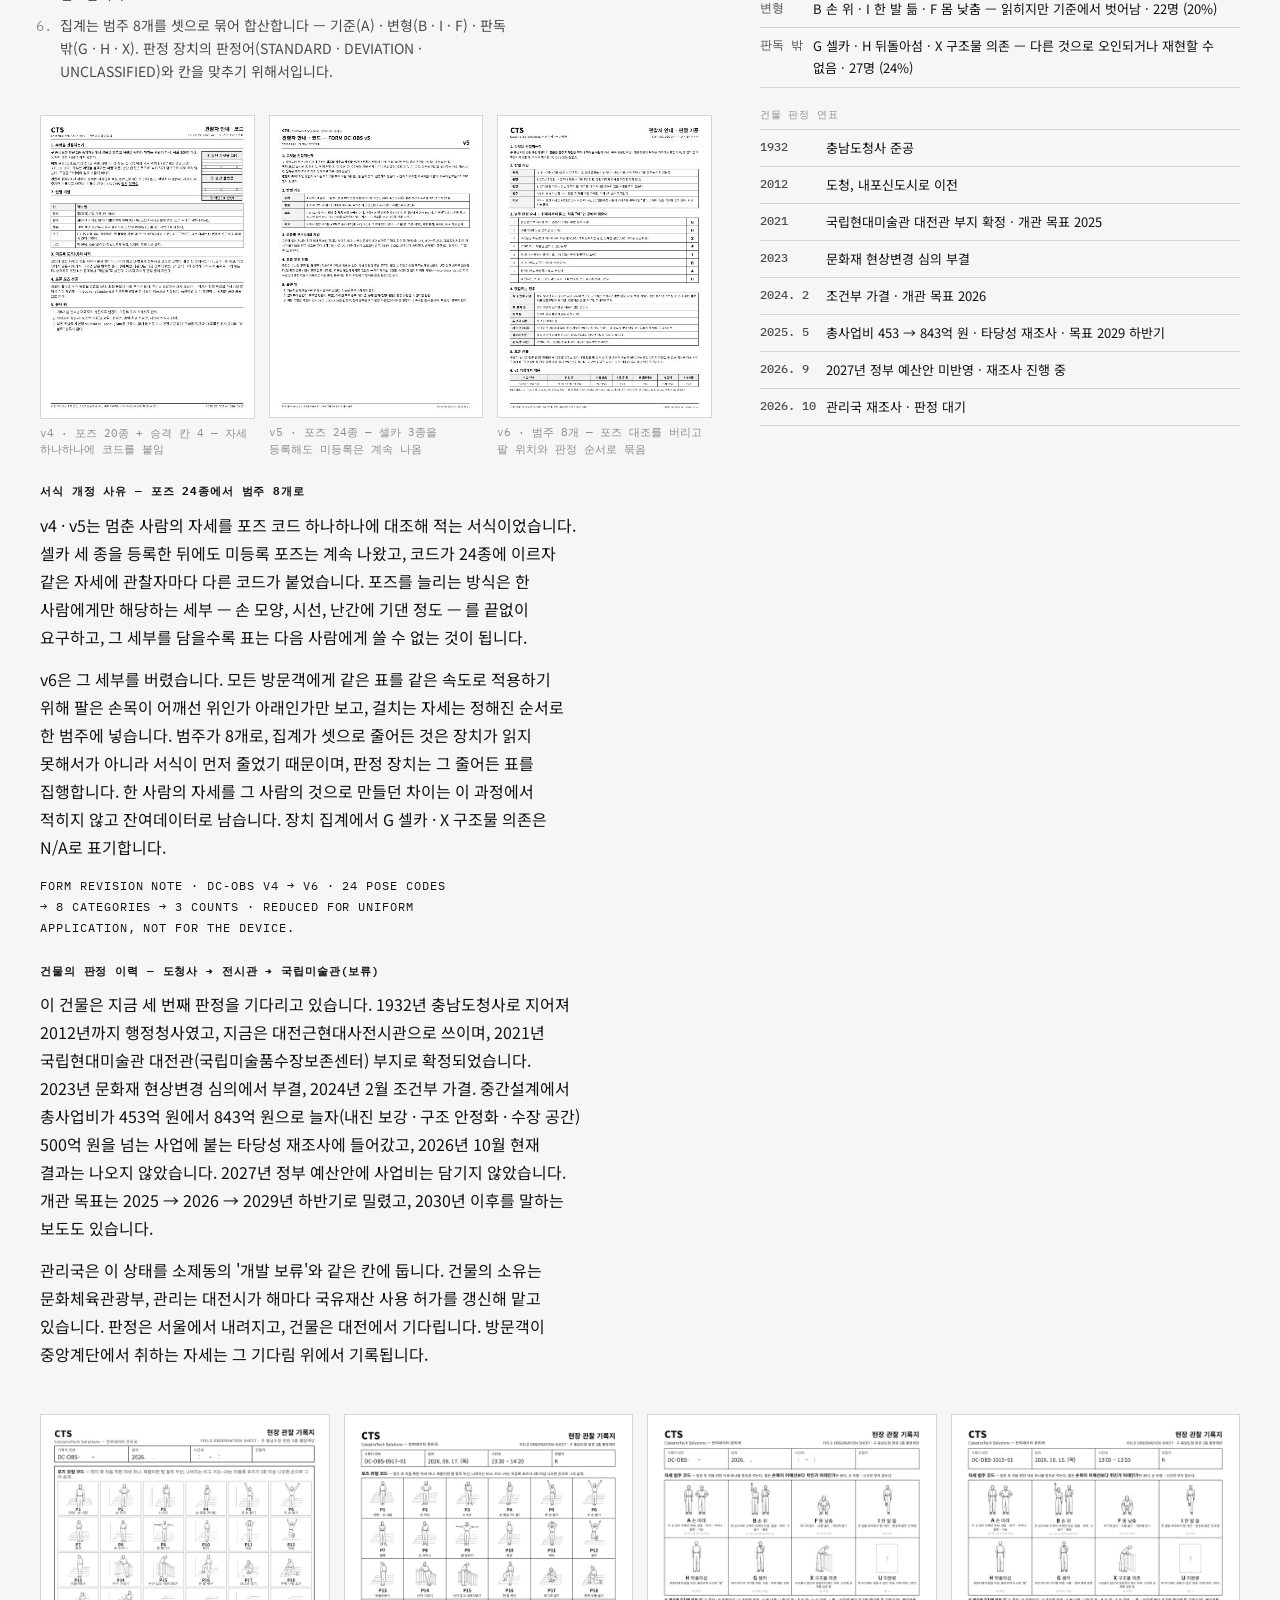
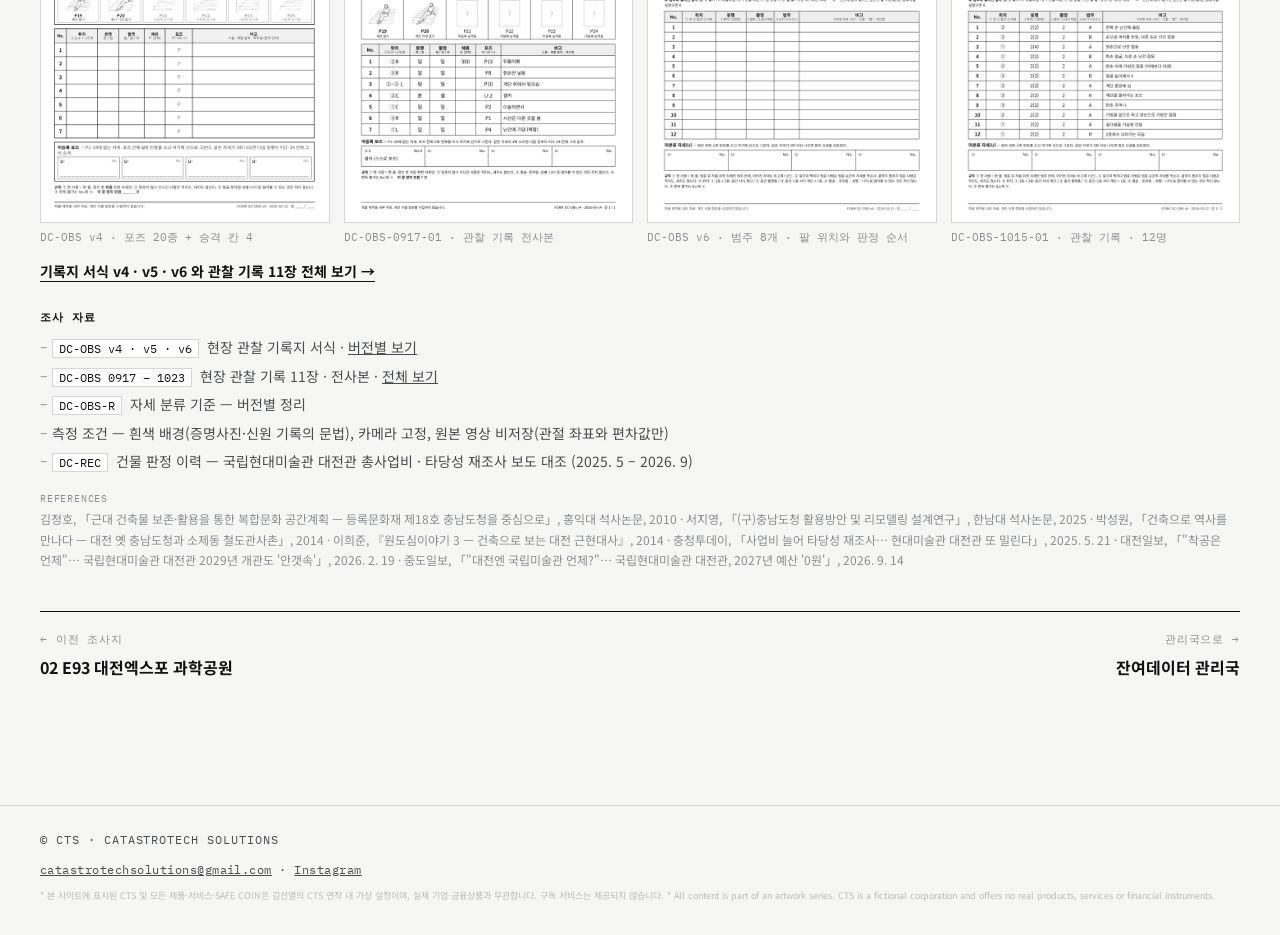
<file: bureau/dc/index.html>
<!doctype html>
<html lang="ko">
<head>
<meta charset="utf-8">
<meta name="viewport" content="width=device-width, initial-scale=1, viewport-fit=cover">
<title>구 충남도청 | 잔여데이터 관리국 | CTS — CatastroTech Solutions</title>
<meta name="description" content="CTS 재난을 기회로 바꾸다 — From catastrophe to opportunity">
<meta name="referrer" content="strict-origin-when-cross-origin">
<meta property="og:title" content="CTS — CatastroTech Solutions">
<meta property="og:description" content="재난을 기회로 바꾸다 / From catastrophe to opportunity">
<meta property="og:image" content="https://cts-catastrotechsolutions.vercel.app/img/slogan.jpg">
<meta property="og:url" content="https://cts-catastrotechsolutions.vercel.app/bureau/dc/">
<meta property="og:type" content="website">
<link rel="preconnect" href="https://fonts.googleapis.com">
<link rel="preconnect" href="https://fonts.gstatic.com" crossorigin>
<link rel="stylesheet" href="https://fonts.googleapis.com/css2?family=Archivo+Black&family=IBM+Plex+Mono:wght@400;500&family=Noto+Sans+KR:wght@400;500;700;900&display=swap">
<link rel="stylesheet" href="../../css/style.css">
<script src="../../js/menu.js" defer></script>
</head>
<body>

<header>
  <div class="wrap">
    <a class="logo" href="../../" aria-label="CTS 홈"><img src="../../img/cts-mark.png" alt="CTS" width="360" height="155"><span>CATASTROTECH<br><small>SOLUTIONS</small></span></a>
    <nav aria-label="주 메뉴">
      <a href="../../greeting/">인사말<small>Greeting</small></a>
      <a href="../../company/">회사<small>Company</small></a>
      <a href="../../products/">제품<small>Products</small></a>
      <a href="../../new/">신제품<small>New Products</small></a>
      <a href="../../popup/">행사<small>Events</small></a>
      <div class="menu">
        <a href="../../bureau/" aria-current="page">잔여데이터 관리국<small>Residual Data Bureau</small></a>
        <div class="dropdown" aria-label="관리국 조사지">
          <a href="../../bureau/sz/"><span class="reg">01 SZ</span>소제동</a>
          <a href="../../bureau/e93/"><span class="reg">02 E93</span>대전엑스포 과학공원</a>
          <a href="../../bureau/dc/" aria-current="page"><span class="reg">03 DC</span>구 충남도청</a>
        </div>
      </div>
    </nav>
  </div>
</header>

<main>
  <section class="page-top bureau rsch-page">
    <div class="wrap">
      <div class="crumb"><span class="affil">CTS 부설기관</span><span class="mono">잔여데이터 관리국 · Survey 01 · Daejeon</span></div>
      <div class="subnav" role="navigation" aria-label="관리국 메뉴">
        <a class="home" href="../">잔여데이터 관리국</a>
        <a href="../sz/">01 SZ 소제동</a>
        <a href="../e93/">02 E93 대전엑스포 과학공원</a>
        <a href="../dc/" aria-current="page">03 DC 구 충남도청</a>
      </div>
      <article class="rsch" id="rs-dc">
        <div class="rsch-head">
          <span class="reg">DC</span>
          <div>
            <h3>구 충남도청 <em lang="en">Former Chungnam Provincial Office · 대전근현대사전시관</em></h3>
            <p class="q">「CTS – 보통의 자세」 <em lang="en">CTS – The Normal Pose</em></p>
          </div>
        </div>
        <dl class="rsch-meta">
          <div><dt>조사 대상 시스템</dt><dd>행정 · 국가 권력 · 관료제</dd></div>
          <div><dt>잔여의 종류</dt><dd>행동·신체 표본 — 표준 자세와 방문객 신체의 편차</dd></div>
          <div><dt>조사 지점</dt><dd>본관 2층 중앙계단 (1932년 원형이 가장 잘 남은 곳)</dd></div>
          <div><dt>상태</dt><dd><span class="chip">재조사</span></dd></div>
        </dl>
        <div class="rsch-gallery site">
          <figure><a href="../../img/bureau/dc_p01.jpg"><img src="../../img/bureau/dc_p01.jpg" alt="DC-P-01 구 충남도청 본관 정면" width="1050" height="1400" loading="lazy"></a><figcaption>DC-P-01 · 본관 정면 — 현관 축의 시작</figcaption></figure>
          <figure><a href="../../img/bureau/dc_p02.jpg"><img src="../../img/bureau/dc_p02.jpg" alt="DC-P-02 1층 중앙로비에서 본 중앙계단" width="1050" height="1400" loading="lazy"></a><figcaption>DC-P-02 · 1층 로비 → 중앙계단 <span class="note">방문객 얼굴 비식별 처리</span></figcaption></figure>
          <figure><a href="../../img/bureau/dc_p03.jpg"><img src="../../img/bureau/dc_p03.jpg" alt="DC-P-03 2층에서 내려다본 중앙계단과 방문객" width="1050" height="1400" loading="lazy"></a><figcaption>DC-P-03 · 중앙계단 관찰 지점 — 멈춤 · 촬영 · 자세 <span class="note">방문객 얼굴 비식별 처리</span></figcaption></figure>
          <figure><a href="../../img/bureau/dc_p04.jpg"><img src="../../img/bureau/dc_p04.jpg" alt="DC-P-04 2층 전실" width="1050" height="1400" loading="lazy"></a><figcaption>DC-P-04 · 2층 전실 — 도지사실로 이어지는 축</figcaption></figure>
        </div>
        <div class="rsch-body">
          <div class="rsch-text">
            <p>1932년에 지어진 구 충남도청 본관은 2012년 도청이 내포신도시로 옮겨 갈 때까지 충남의 행정청사였고, 지금은 대전근현대사전시관입니다. 현관 → 1층 중앙로비 → 중앙계단 → 2층 전실 → 도지사실로 이어지는 축은 사람이 설 자리를 배치한 건축입니다. 오늘 방문객은 그 중앙계단에서 멈추고, 사진을 찍고, 자세를 취합니다.</p>
            <p>표준이 정상적으로 작동할수록, 표준에 흡수되지 않은 신체의 차이는 삭제되지 않고 <b>잔여데이터로 쌓입니다</b>. 관리국은 중앙계단에서 사람들이 멈춘 뒤 처음 취하는 자세를 기록해 표준 자세를 산출합니다. 표준은 앞서 수행한 사람들의 자세로 다음 사람을 판정합니다.</p>
            <h4>수집 기준</h4>
            <ol>
              <li>비식별 수기 관찰만 합니다. 방문객을 촬영하지 않습니다. 얼굴 · 옷차림 · 성별 · 나이 등 알아볼 수 있는 것은 적지 않습니다.</li>
              <li>한 사람 = 한 줄. 멈춘 뒤 처음 취한 자세 하나만 적습니다. 멈추지 않고 지나간 사람은 적지도, 세지도 않습니다. 판독 불가는 ×.</li>
              <li>팔은 손목이 어깨선보다 위인가 아래인가만 봅니다. 손 모양 · 시선 · 좌우 위치는 보지 않습니다.</li>
              <li>두 범주에 걸치면 판정 순서를 따릅니다: 셀카 › 뒤돌아섬 › 구조물 의존 › 몸 낮춤 › 한 발 듦 › 손 위 › 손 아래. 난간에 몸이 닿기만 했으면 팔 기준, 몸무게를 실었으면 구조물 의존.</li>
              <li>코드에 없는 자세는 U-번호로 그려 두고, 같은 자세가 3회 나오면 범주 신설을 검토합니다.</li>
              <li>집계는 범주 8개를 셋으로 묶어 합산합니다 — 기준(A) · 변형(B · I · F) · 판독 밖(G · H · X). 판정 장치의 판정어(STANDARD · DEVIATION · UNCLASSIFIED)와 칸을 맞추기 위해서입니다.</li>
            </ol>
            <div class="rsch-gallery forms">
              <figure><a href="../../img/bureau/dc_obs/dc_form_v4_2.jpg"><img src="../../img/bureau/dc_obs/dc_form_v4_2_t.jpg" alt="DC-OBS v4 관찰자 안내 · 코드 면" width="400" height="567" loading="lazy"></a><figcaption>v4 · 포즈 20종 + 승격 칸 4 — 자세 하나하나에 코드를 붙임</figcaption></figure>
              <figure><a href="../../img/bureau/dc_obs/dc_form_v5_2.jpg"><img src="../../img/bureau/dc_obs/dc_form_v5_2_t.jpg" alt="DC-OBS v5 관찰자 안내 · 코드 면" width="400" height="567" loading="lazy"></a><figcaption>v5 · 포즈 24종 — 셀카 3종을 등록해도 미등록은 계속 나옴</figcaption></figure>
              <figure><a href="../../img/bureau/dc_obs/dc_form_v6_2.jpg"><img src="../../img/bureau/dc_obs/dc_form_v6_2_t.jpg" alt="DC-OBS v6 관찰자 안내 · 코드 면" width="400" height="567" loading="lazy"></a><figcaption>v6 · 범주 8개 — 포즈 대조를 버리고 팔 위치와 판정 순서로 묶음</figcaption></figure>
            </div>
            <h4>서식 개정 사유 — 포즈 24종에서 범주 8개로</h4>
            <p>v4 · v5는 멈춘 사람의 자세를 포즈 코드 하나하나에 대조해 적는 서식이었습니다. 셀카 세 종을 등록한 뒤에도 미등록 포즈는 계속 나왔고, 코드가 24종에 이르자 같은 자세에 관찰자마다 다른 코드가 붙었습니다. 포즈를 늘리는 방식은 한 사람에게만 해당하는 세부 — 손 모양, 시선, 난간에 기댄 정도 — 를 끝없이 요구하고, 그 세부를 담을수록 표는 다음 사람에게 쓸 수 없는 것이 됩니다.</p>
            <p>v6은 그 세부를 버렸습니다. 모든 방문객에게 같은 표를 같은 속도로 적용하기 위해 팔은 손목이 어깨선 위인가 아래인가만 보고, 걸치는 자세는 정해진 순서로 한 범주에 넣습니다. 범주가 8개로, 집계가 셋으로 줄어든 것은 장치가 읽지 못해서가 아니라 서식이 먼저 줄었기 때문이며, 판정 장치는 그 줄어든 표를 집행합니다. 한 사람의 자세를 그 사람의 것으로 만들던 차이는 이 과정에서 적히지 않고 잔여데이터로 남습니다. 장치 집계에서 G 셀카 · X 구조물 의존은 N/A로 표기합니다.</p>
            <p class="mono">FORM REVISION NOTE · DC-OBS v4 → v6 · 24 pose codes → 8 categories → 3 counts · reduced for uniform application, not for the device.</p>
            <h4>건물의 판정 이력 — 도청사 → 전시관 → 국립미술관(보류)</h4>
            <p>이 건물은 지금 세 번째 판정을 기다리고 있습니다. 1932년 충남도청사로 지어져 2012년까지 행정청사였고, 지금은 대전근현대사전시관으로 쓰이며, 2021년 국립현대미술관 대전관(국립미술품수장보존센터) 부지로 확정되었습니다. 2023년 문화재 현상변경 심의에서 부결, 2024년 2월 조건부 가결. 중간설계에서 총사업비가 453억 원에서 843억 원으로 늘자(내진 보강 · 구조 안정화 · 수장 공간) 500억 원을 넘는 사업에 붙는 타당성 재조사에 들어갔고, 2026년 10월 현재 결과는 나오지 않았습니다. 2027년 정부 예산안에 사업비는 담기지 않았습니다. 개관 목표는 2025 → 2026 → 2029년 하반기로 밀렸고, 2030년 이후를 말하는 보도도 있습니다.</p>
            <p>관리국은 이 상태를 소제동의 '개발 보류'와 같은 칸에 둡니다. 건물의 소유는 문화체육관광부, 관리는 대전시가 해마다 국유재산 사용 허가를 갱신해 맡고 있습니다. 판정은 서울에서 내려지고, 건물은 대전에서 기다립니다. 방문객이 중앙계단에서 취하는 자세는 그 기다림 위에서 기록됩니다.</p>
          </div>
          <aside class="rsch-side">
            <div class="figs">
              <div class="fig"><b>111</b><span>관찰한 정지 인원<br>2026.9.17 – 10.23 · 11장</span></div>
              <div class="fig"><b>8</b><span>자세 범주 · DC-OBS v6</span></div>
              <div class="fig"><b>3</b><span>집계 분류 — 기준 · 변형 · 판독 밖<br>100명 이후, 판정 장치 기준</span></div>
            </div>
            <table class="rsch-table">
              <caption>서식 이력 · 분류 수 12 → 24 → 8 → 3 · 개정 사유는 본문</caption>
              <tr><th>v2 · v3</th><td>포즈 12종 · 시험판</td></tr>
              <tr><th>v4</th><td>포즈 20종 + 승격 칸 4 · 14명</td></tr>
              <tr><th>v5</th><td>포즈 23종 + 셀카 3종 코드화 · 25명</td></tr>
              <tr><th>v6</th><td>범주 8개 · 팔 위치와 판정 순서 · 72명</td></tr>
            </table>
            <table class="rsch-table">
              <caption>자세 범주 v6</caption>
              <tr><th>A</th><td>손 아래</td><th>B</th><td>손 위</td></tr>
              <tr><th>F</th><td>몸 낮춤</td><th>I</th><td>한 발 듦</td></tr>
              <tr><th>H</th><td>뒤돌아섬</td><th>G</th><td>셀카</td></tr>
              <tr><th>X</th><td>구조물 의존</td><th>U</th><td>미분류</td></tr>
            </table>
            <table class="rsch-table">
              <caption>집계 3분류 · 100명 이후 · 111명</caption>
              <tr><th>기준</th><td>A 손 아래 — 판정 장치에서 그대로 읽힘 · 62명 (56%)</td></tr>
              <tr><th>변형</th><td>B 손 위 · I 한 발 듦 · F 몸 낮춤 — 읽히지만 기준에서 벗어남 · 22명 (20%)</td></tr>
              <tr><th>판독 밖</th><td>G 셀카 · H 뒤돌아섬 · X 구조물 의존 — 다른 것으로 오인되거나 재현할 수 없음 · 27명 (24%)</td></tr>
            </table>
            <table class="rsch-table">
              <caption>건물 판정 연표</caption>
              <tr><th>1932</th><td>충남도청사 준공</td></tr>
              <tr><th>2012</th><td>도청, 내포신도시로 이전</td></tr>
              <tr><th>2021</th><td>국립현대미술관 대전관 부지 확정 · 개관 목표 2025</td></tr>
              <tr><th>2023</th><td>문화재 현상변경 심의 부결</td></tr>
              <tr><th>2024. 2</th><td>조건부 가결 · 개관 목표 2026</td></tr>
              <tr><th>2025. 5</th><td>총사업비 453 → 843억 원 · 타당성 재조사 · 목표 2029 하반기</td></tr>
              <tr><th>2026. 9</th><td>2027년 정부 예산안 미반영 · 재조사 진행 중</td></tr>
              <tr><th>2026. 10</th><td>관리국 재조사 · 판정 대기</td></tr>
            </table>
          </aside>
        </div>
        <div class="rsch-gallery cols4">
          <figure><a href="../../img/bureau/dc_form_v4.jpg"><img src="../../img/bureau/dc_form_v4.jpg" alt="현장 관찰 기록지 DC-OBS v4" width="1400" height="1983" loading="lazy"></a><figcaption>DC-OBS v4 · 포즈 20종 + 승격 칸 4</figcaption></figure>
          <figure><a href="../../img/bureau/dc_obs_0917.jpg"><img src="../../img/bureau/dc_obs_0917.jpg" alt="현장 관찰 기록 2026.9.17" width="1400" height="1980" loading="lazy"></a><figcaption>DC-OBS-0917-01 · 관찰 기록 전사본</figcaption></figure>
          <figure><a href="../../img/bureau/dc_form_v6.jpg"><img src="../../img/bureau/dc_form_v6.jpg" alt="현장 관찰 기록지 DC-OBS v6" width="1400" height="1980" loading="lazy"></a><figcaption>DC-OBS v6 · 범주 8개 · 팔 위치와 판정 순서</figcaption></figure>
          <figure><a href="../../img/bureau/dc_obs_1015.jpg"><img src="../../img/bureau/dc_obs_1015.jpg" alt="현장 관찰 기록 2026.10.15" width="1400" height="1980" loading="lazy"></a><figcaption>DC-OBS-1015-01 · 관찰 기록 · 12명</figcaption></figure>
        </div>
        <p class="rsch-more"><a href="obs/">기록지 서식 v4 · v5 · v6 와 관찰 기록 11장 전체 보기 →</a></p>
        <div class="rsch-docs">
          <h4>조사 자료</h4>
          <ul>
            <li><code>DC-OBS v4 · v5 · v6</code> 현장 관찰 기록지 서식 · <a href="obs/">버전별 보기</a></li>
            <li><code>DC-OBS 0917 – 1023</code> 현장 관찰 기록 11장 · 전사본 · <a href="obs/">전체 보기</a></li>
            <li><code>DC-OBS-R</code> 자세 분류 기준 — 버전별 정리</li>
            <li>측정 조건 — 흰색 배경(증명사진·신원 기록의 문법), 카메라 고정, 원본 영상 비저장(관절 좌표와 편차값만)</li>
            <li><code>DC-REC</code> 건물 판정 이력 — 국립현대미술관 대전관 총사업비 · 타당성 재조사 보도 대조 (2025. 5 – 2026. 9)</li>
          </ul>
          <p class="refs"><span class="mono">References</span> 김정호, 「근대 건축물 보존·활용을 통한 복합문화 공간계획 — 등록문화재 제18호 충남도청을 중심으로」, 홍익대 석사논문, 2010 · 서지영, 「(구)충남도청 활용방안 및 리모델링 설계연구」, 한남대 석사논문, 2025 · 박성원, 「건축으로 역사를 만나다 — 대전 옛 충남도청과 소제동 철도관사촌」, 2014 · 이희준, 『원도심이야기 3 — 건축으로 보는 대전 근현대사』, 2014 · 충청투데이, 「사업비 늘어 타당성 재조사… 현대미술관 대전관 또 밀린다」, 2025. 5. 21 · 대전일보, 「"착공은 언제"… 국립현대미술관 대전관 2029년 개관도 '안갯속'」, 2026. 2. 19 · 중도일보, 「"대전엔 국립미술관 언제?"… 국립현대미술관 대전관, 2027년 예산 '0원'」, 2026. 9. 14</p>
        </div>
      </article>
      <div class="rsch-pager" role="navigation" aria-label="이전·다음 조사지">
        <a class="prev" href="../e93/"><span class="mono">← 이전 조사지</span><b>02 E93 대전엑스포 과학공원</b></a>
        <a class="next" href="../"><span class="mono">관리국으로 →</span><b>잔여데이터 관리국</b></a>
      </div>
    </div>
  </section>
</main>

<footer>
  <div class="wrap">
    <p>* 본 사이트에 표시된 CTS 및 모든 제품·서비스·SAFE COIN은 김선열의 CTS 연작 내 가상 설정이며, 실제 기업·금융상품과 무관합니다. 구독 서비스는 제공되지 않습니다. * All content is part of an artwork series. CTS is a fictional corporation and offers no real products, services or financial instruments.</p>
    <p class="mono footer-contact"><a href="mailto:catastrotechsolutions@gmail.com">catastrotechsolutions@gmail.com</a> · <a href="https://www.instagram.com/catastrotechsolutions/" target="_blank" rel="noopener">Instagram</a></p>
    <p class="mono">© CTS · CatastroTech Solutions</p>
  </div>
</footer>
</body>
</html>
</file>
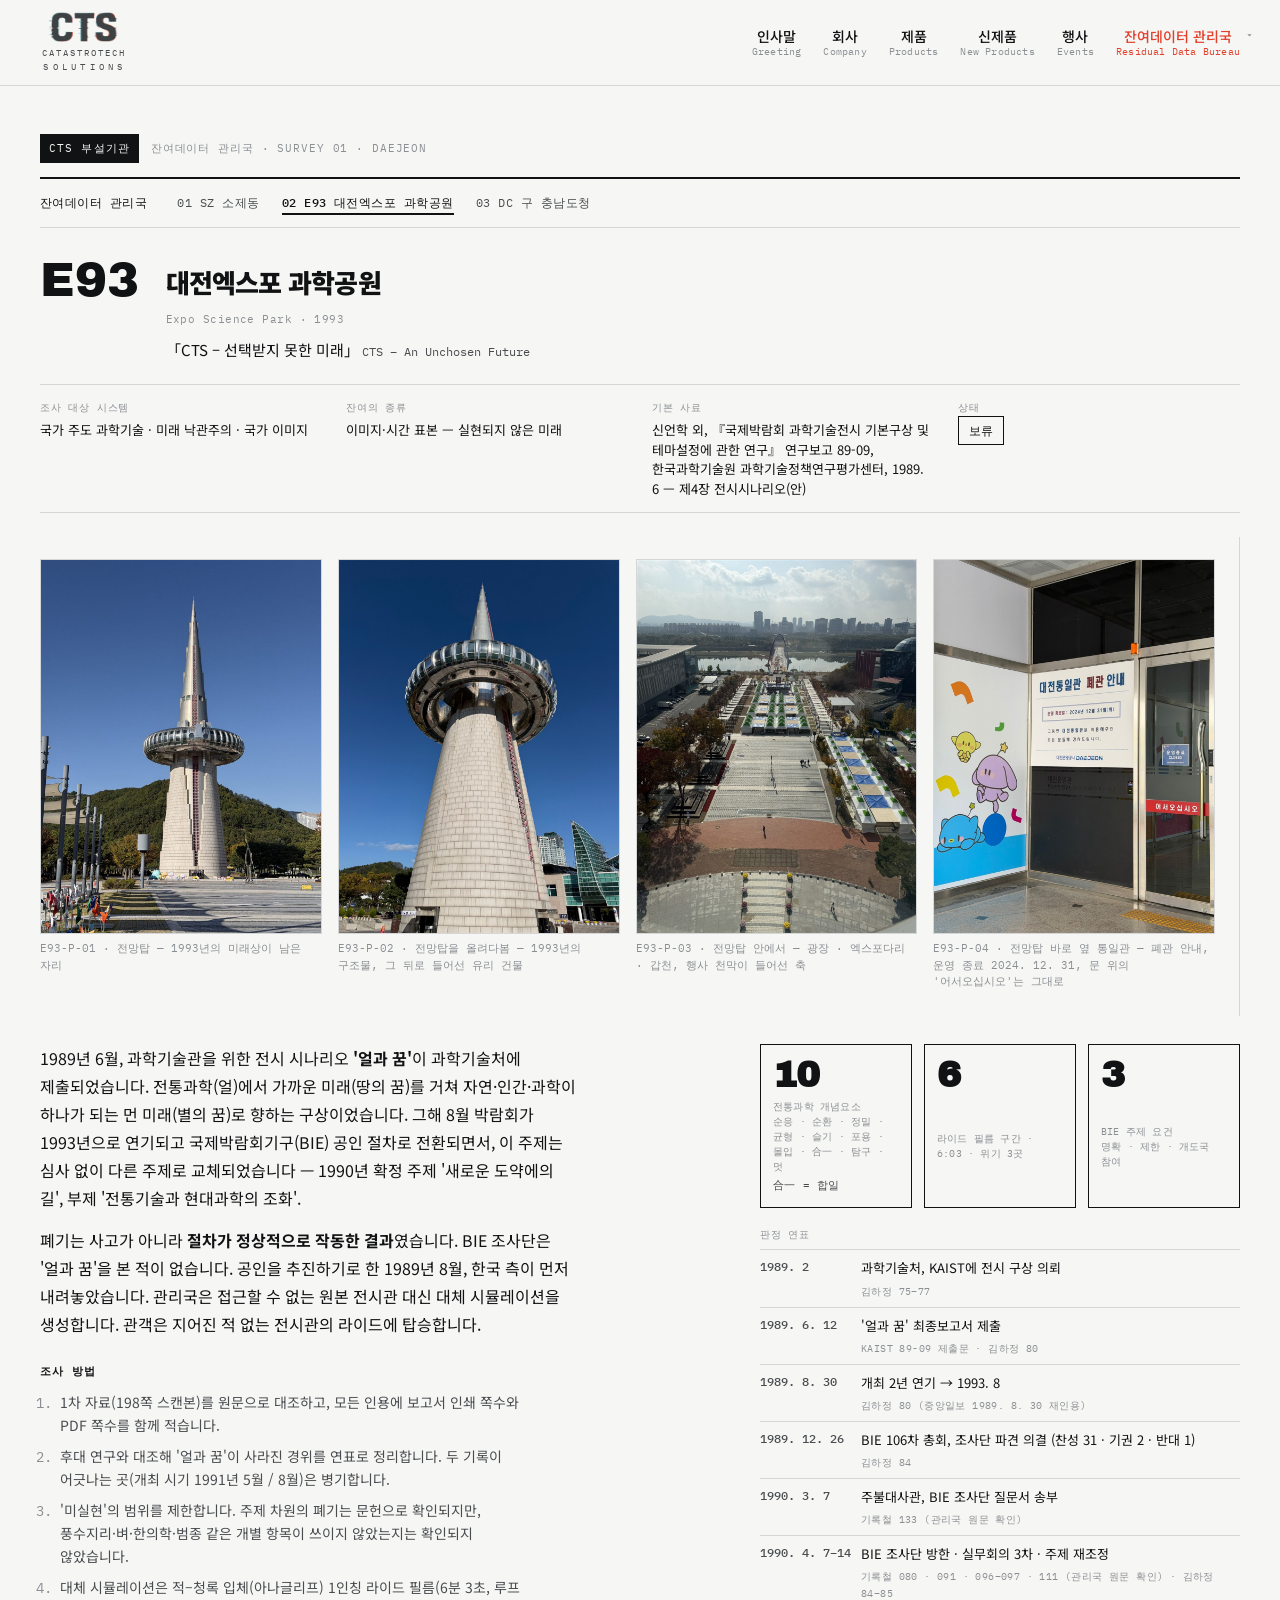
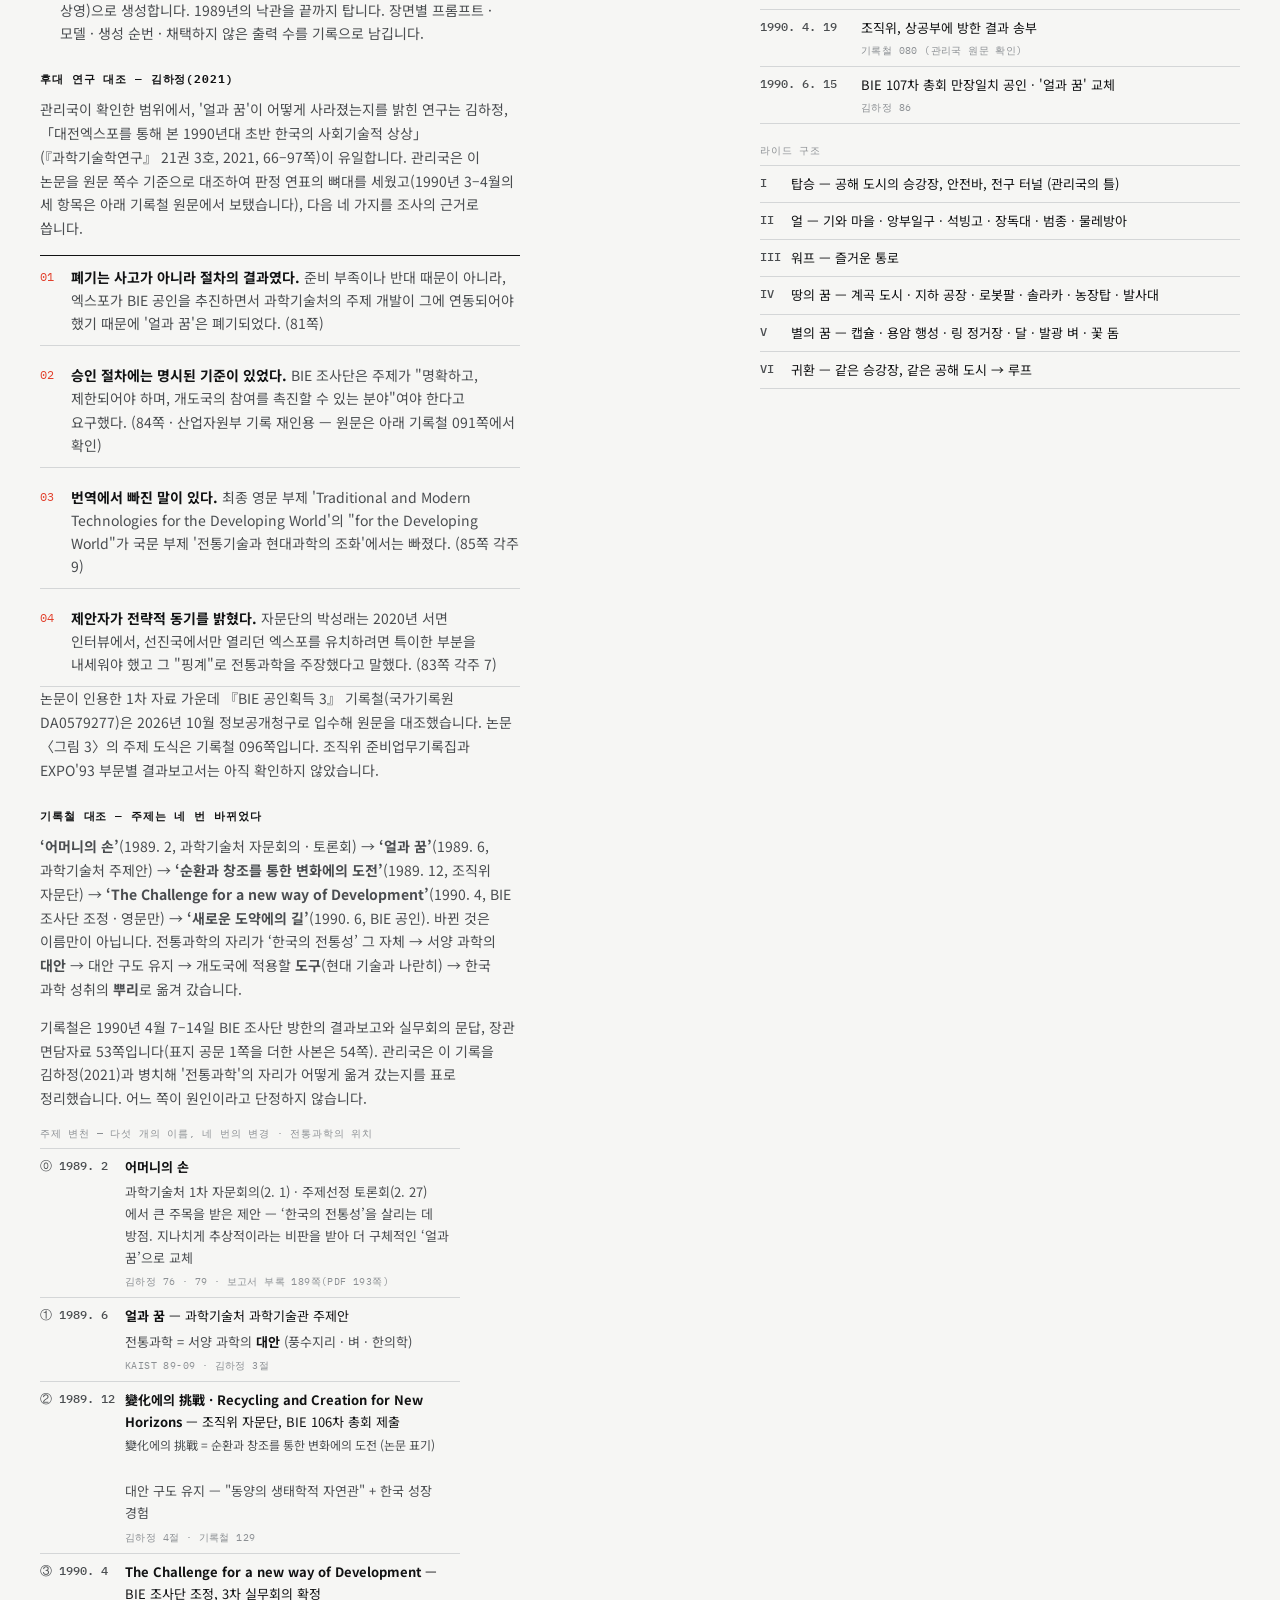
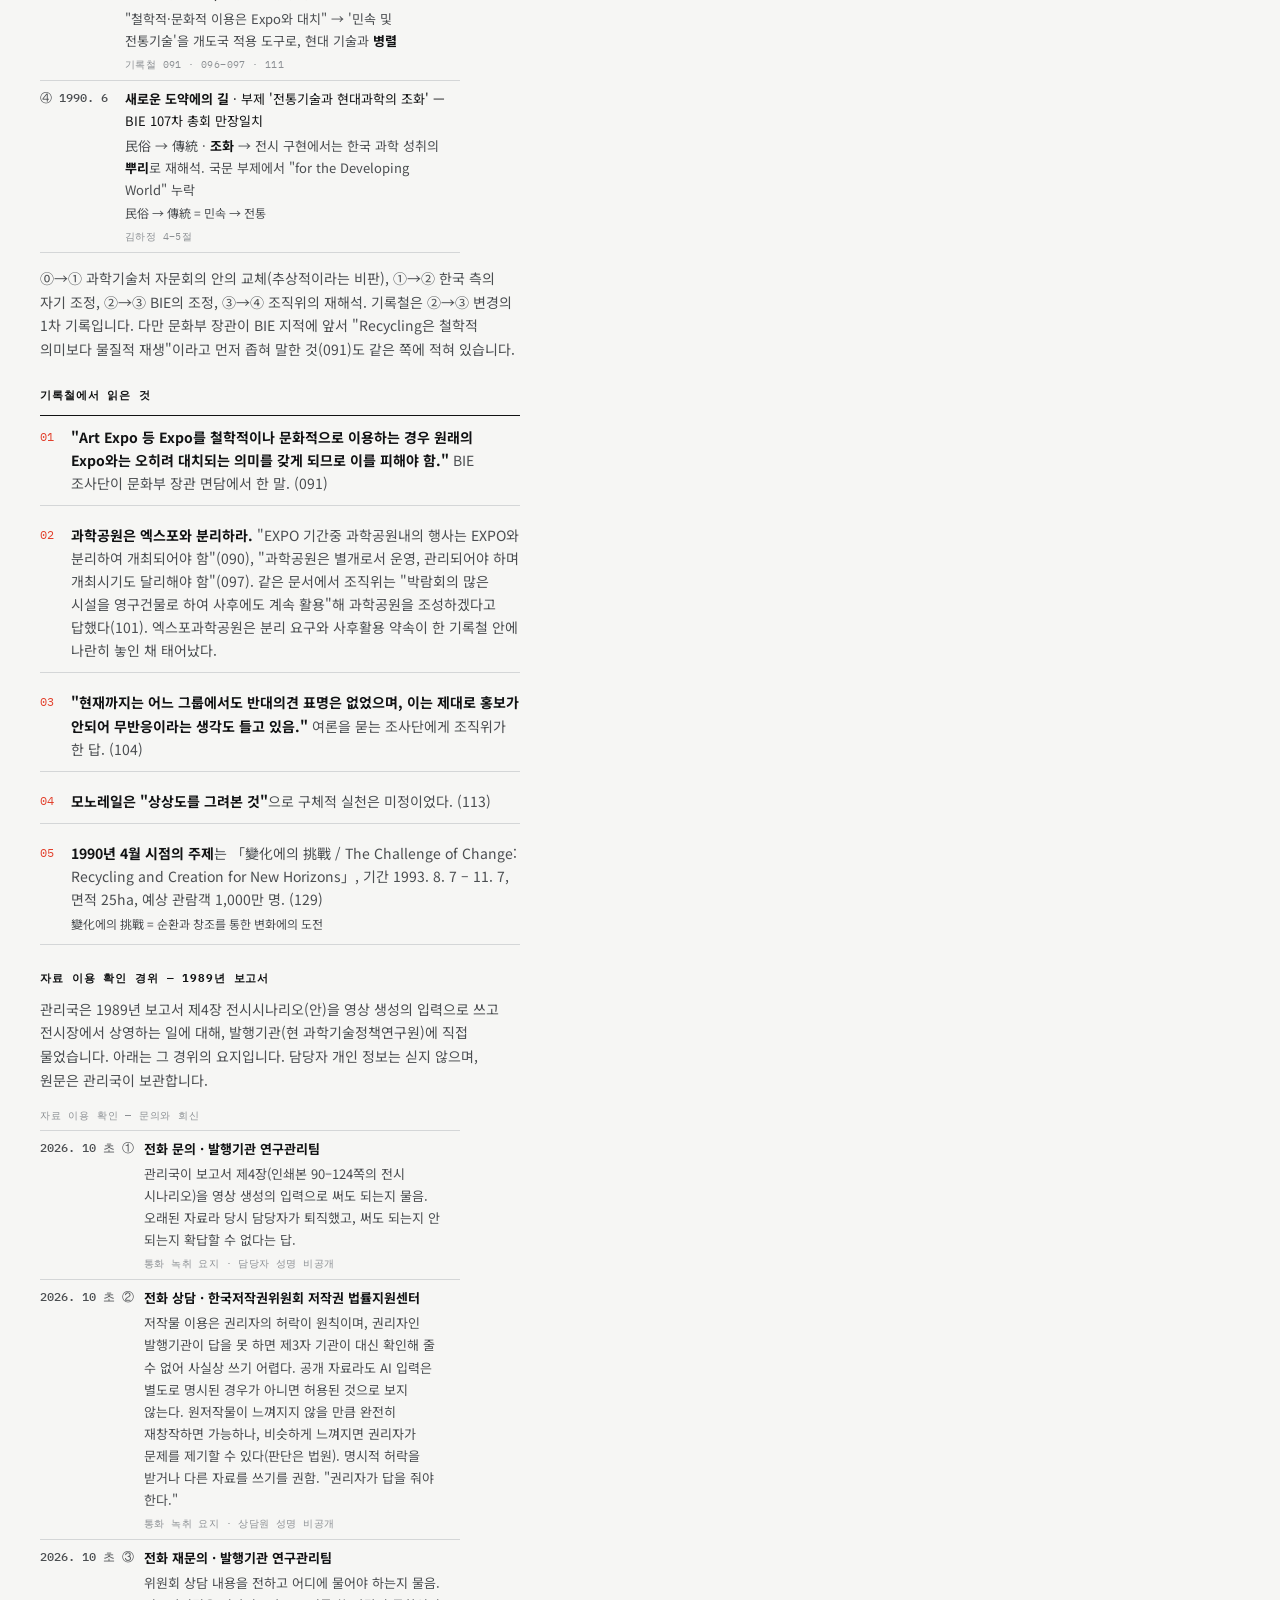
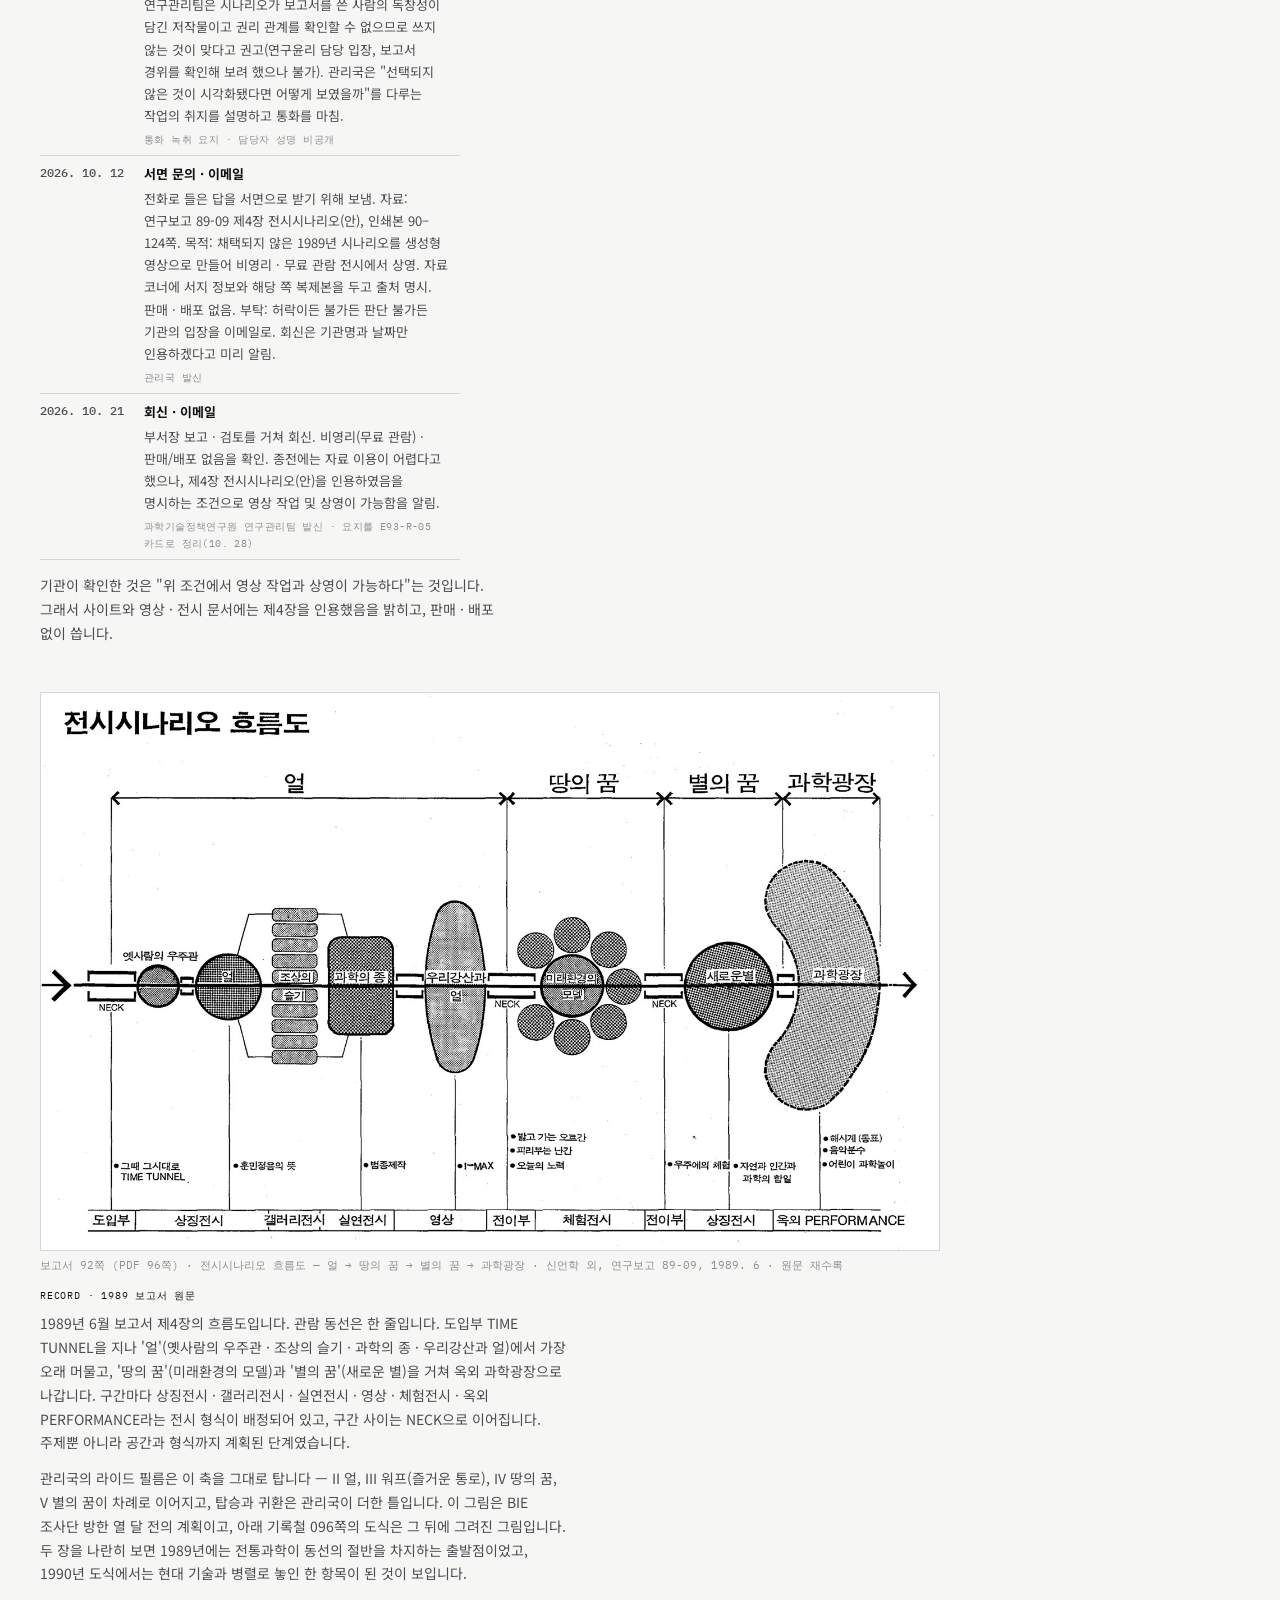
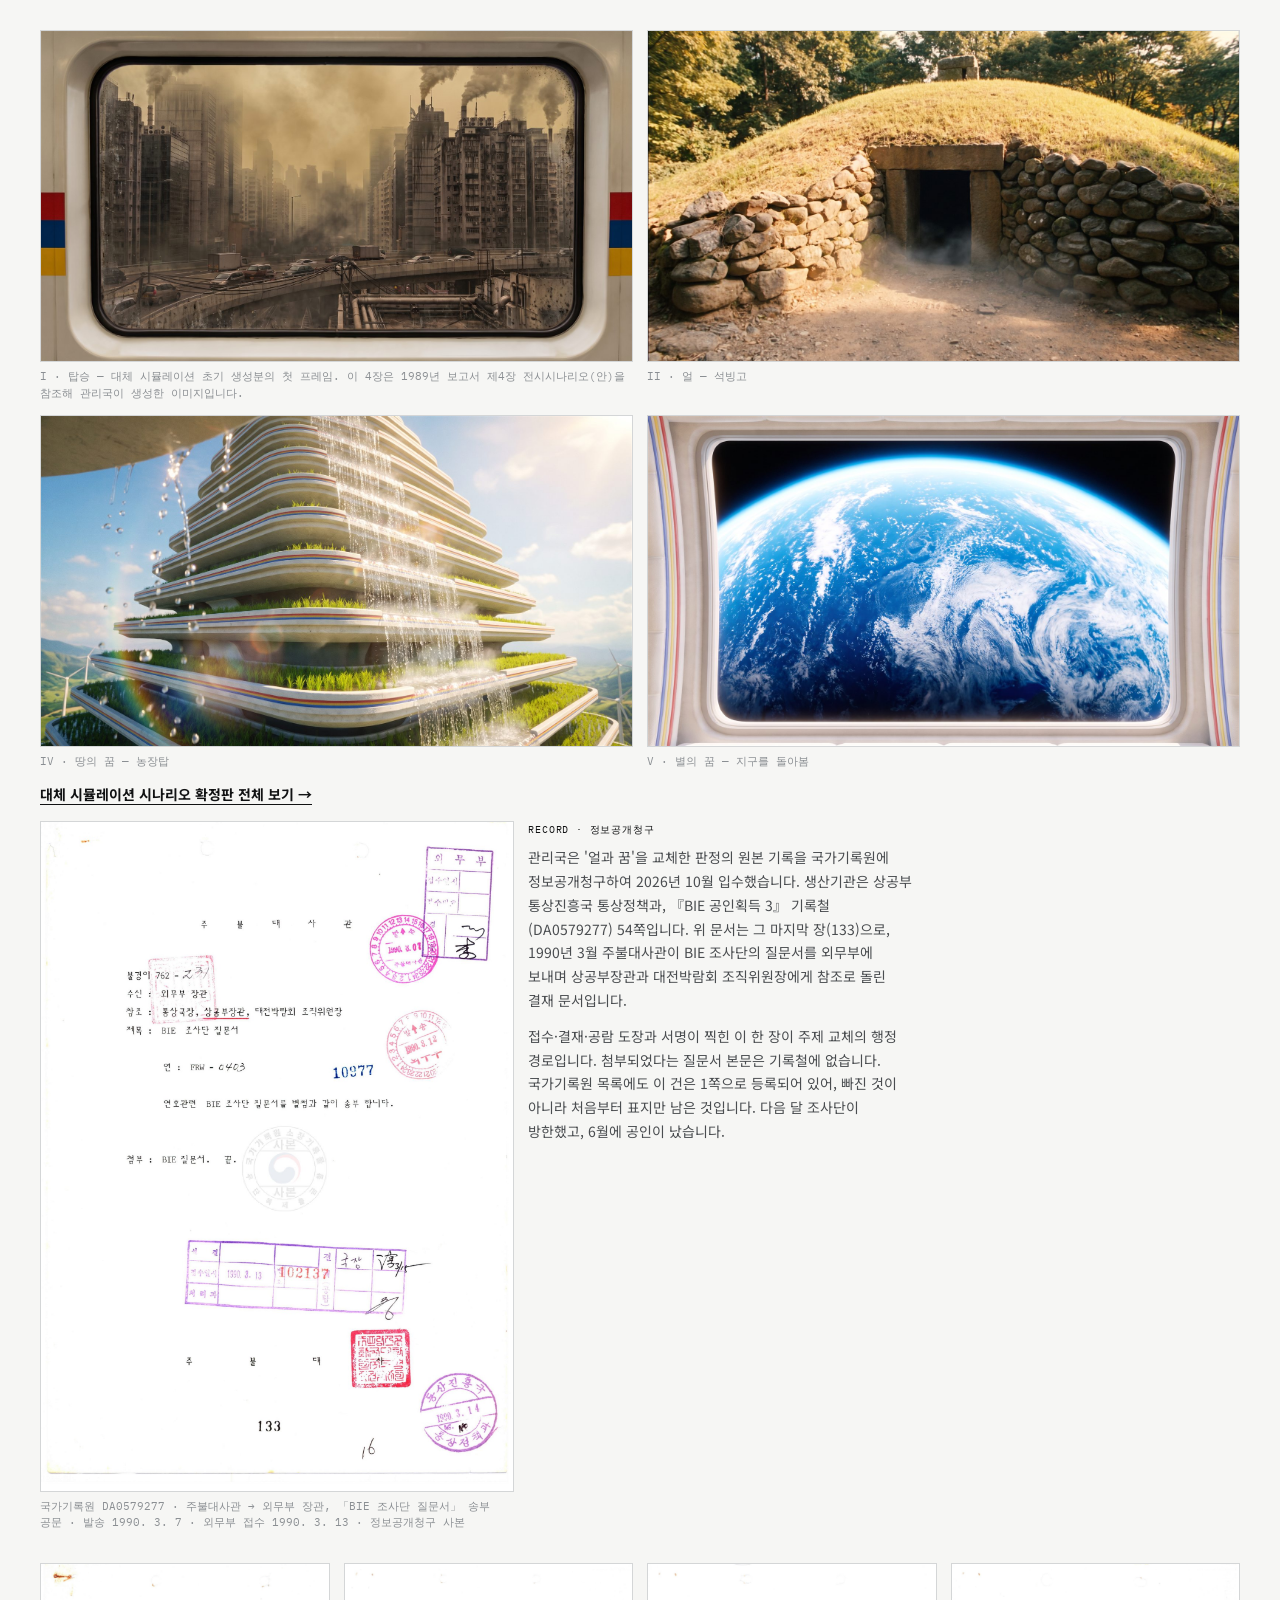
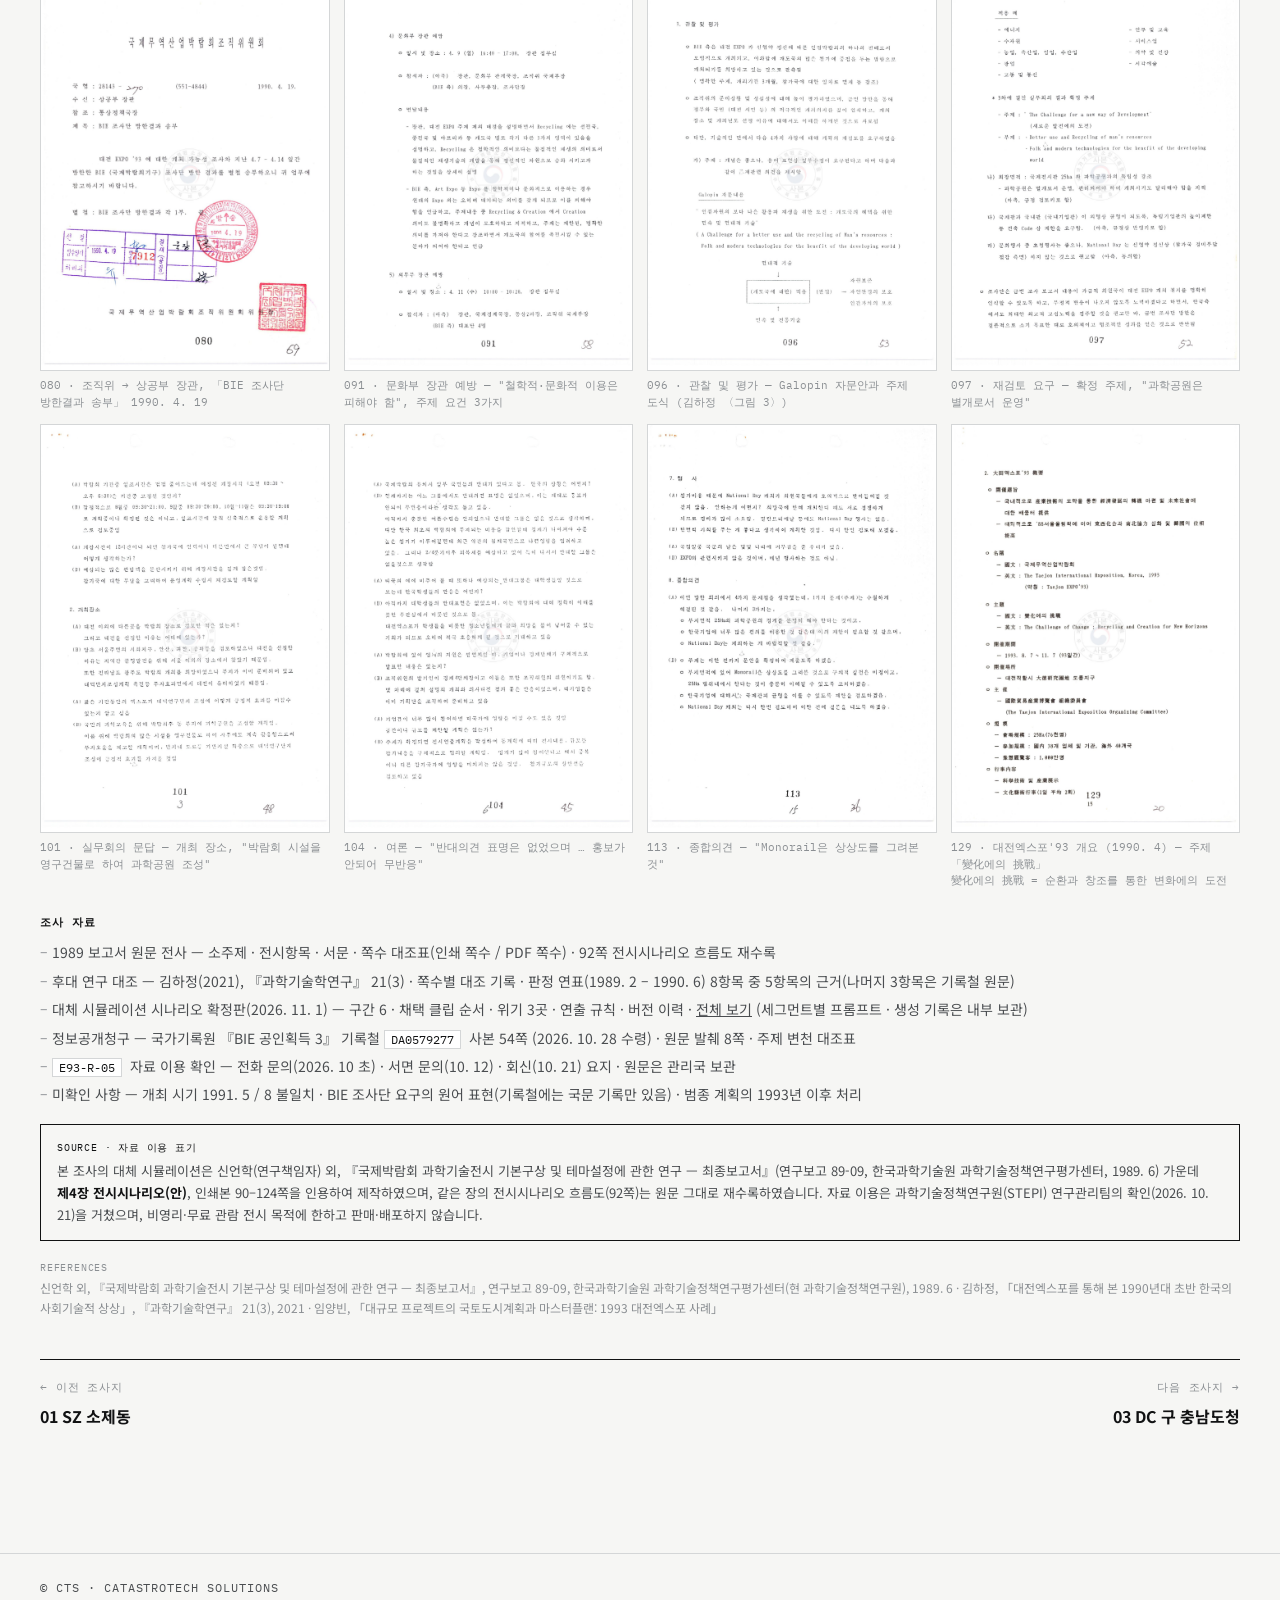
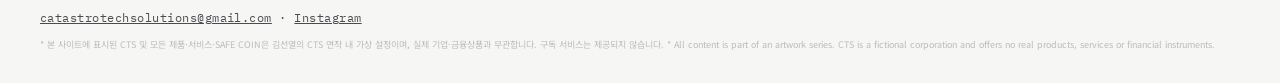
<file: bureau/e93/index.html>
<!doctype html>
<html lang="ko">
<head>
<meta charset="utf-8">
<meta name="viewport" content="width=device-width, initial-scale=1, viewport-fit=cover">
<title>대전엑스포 과학공원 | 잔여데이터 관리국 | CTS — CatastroTech Solutions</title>
<meta name="description" content="CTS 재난을 기회로 바꾸다 — From catastrophe to opportunity">
<meta name="referrer" content="strict-origin-when-cross-origin">
<meta property="og:title" content="CTS — CatastroTech Solutions">
<meta property="og:description" content="재난을 기회로 바꾸다 / From catastrophe to opportunity">
<meta property="og:image" content="https://cts-catastrotechsolutions.vercel.app/img/slogan.jpg">
<meta property="og:url" content="https://cts-catastrotechsolutions.vercel.app/bureau/e93/">
<meta property="og:type" content="website">
<link rel="preconnect" href="https://fonts.googleapis.com">
<link rel="preconnect" href="https://fonts.gstatic.com" crossorigin>
<link rel="stylesheet" href="https://fonts.googleapis.com/css2?family=Archivo+Black&family=IBM+Plex+Mono:wght@400;500&family=Noto+Sans+KR:wght@400;500;700;900&display=swap">
<link rel="stylesheet" href="../../css/style.css">
<script src="../../js/menu.js" defer></script>
</head>
<body>

<header>
  <div class="wrap">
    <a class="logo" href="../../" aria-label="CTS 홈"><img src="../../img/cts-mark.png" alt="CTS" width="360" height="155"><span>CATASTROTECH<br><small>SOLUTIONS</small></span></a>
    <nav aria-label="주 메뉴">
      <a href="../../greeting/">인사말<small>Greeting</small></a>
      <a href="../../company/">회사<small>Company</small></a>
      <a href="../../products/">제품<small>Products</small></a>
      <a href="../../new/">신제품<small>New Products</small></a>
      <a href="../../popup/">행사<small>Events</small></a>
      <div class="menu">
        <a href="../../bureau/" aria-current="page">잔여데이터 관리국<small>Residual Data Bureau</small></a>
        <div class="dropdown" aria-label="관리국 조사지">
          <a href="../../bureau/sz/"><span class="reg">01 SZ</span>소제동</a>
          <a href="../../bureau/e93/" aria-current="page"><span class="reg">02 E93</span>대전엑스포 과학공원</a>
          <a href="../../bureau/dc/"><span class="reg">03 DC</span>구 충남도청</a>
        </div>
      </div>
    </nav>
  </div>
</header>

<main>
  <section class="page-top bureau rsch-page">
    <div class="wrap">
      <div class="crumb"><span class="affil">CTS 부설기관</span><span class="mono">잔여데이터 관리국 · Survey 01 · Daejeon</span></div>
      <div class="subnav" role="navigation" aria-label="관리국 메뉴">
        <a class="home" href="../">잔여데이터 관리국</a>
        <a href="../sz/">01 SZ 소제동</a>
        <a href="../e93/" aria-current="page">02 E93 대전엑스포 과학공원</a>
        <a href="../dc/">03 DC 구 충남도청</a>
      </div>
      <article class="rsch" id="rs-e93">
        <div class="rsch-head">
          <span class="reg">E93</span>
          <div>
            <h3>대전엑스포 과학공원 <em lang="en">Expo Science Park · 1993</em></h3>
            <p class="q">「CTS – 선택받지 못한 미래」 <em lang="en">CTS – An Unchosen Future</em></p>
          </div>
        </div>
        <dl class="rsch-meta">
          <div><dt>조사 대상 시스템</dt><dd>국가 주도 과학기술 · 미래 낙관주의 · 국가 이미지</dd></div>
          <div><dt>잔여의 종류</dt><dd>이미지·시간 표본 — 실현되지 않은 미래</dd></div>
          <div><dt>기본 사료</dt><dd>신언학 외, 『국제박람회 과학기술전시 기본구상 및 테마설정에 관한 연구』 연구보고 89-09, 한국과학기술원 과학기술정책연구평가센터, 1989. 6 — 제4장 전시시나리오(안)</dd></div>
          <div><dt>상태</dt><dd><span class="chip">보류</span></dd></div>
        </dl>
        <div class="rsch-gallery site">
          <figure><a href="../../img/bureau/e93_p01.jpg"><img src="../../img/bureau/e93_p01.jpg" alt="E93-P-01 엑스포 과학공원 전망탑 전경" width="1050" height="1400" loading="lazy"></a><figcaption>E93-P-01 · 전망탑 — 1993년의 미래상이 남은 자리</figcaption></figure>
          <figure><a href="../../img/bureau/e93_p02.jpg"><img src="../../img/bureau/e93_p02.jpg" alt="E93-P-02 전망탑을 아래에서 올려다본 모습, 뒤편의 유리 건물" width="1050" height="1400" loading="lazy"></a><figcaption>E93-P-02 · 전망탑을 올려다봄 — 1993년의 구조물, 그 뒤로 들어선 유리 건물</figcaption></figure>
          <figure><a href="../../img/bureau/e93_p03.jpg"><img src="../../img/bureau/e93_p03.jpg" alt="E93-P-03 전망탑 안에서 내려다본 광장과 엑스포다리" width="1050" height="1400" loading="lazy"></a><figcaption>E93-P-03 · 전망탑 안에서 — 광장 · 엑스포다리 · 갑천, 행사 천막이 들어선 축</figcaption></figure>
          <figure><a href="../../img/bureau/e93_p04.jpg"><img src="../../img/bureau/e93_p04.jpg" alt="E93-P-04 전망탑 바로 옆 대전통일관, 폐관 안내문이 붙은 출입문" width="1050" height="1400" loading="lazy"></a><figcaption>E93-P-04 · 전망탑 바로 옆 통일관 — 폐관 안내, 운영 종료 2024. 12. 31, 문 위의 '어서오십시오'는 그대로</figcaption></figure>
        </div>
        <div class="rsch-body">
          <div class="rsch-text">
            <p>1989년 6월, 과학기술관을 위한 전시 시나리오 <b>'얼과 꿈'</b>이 과학기술처에 제출되었습니다. 전통과학(얼)에서 가까운 미래(땅의 꿈)를 거쳐 자연·인간·과학이 하나가 되는 먼 미래(별의 꿈)로 향하는 구상이었습니다. 그해 8월 박람회가 1993년으로 연기되고 국제박람회기구(BIE) 공인 절차로 전환되면서, 이 주제는 심사 없이 다른 주제로 교체되었습니다 — 1990년 확정 주제 '새로운 도약에의 길', 부제 '전통기술과 현대과학의 조화'.</p>
            <p>폐기는 사고가 아니라 <b>절차가 정상적으로 작동한 결과</b>였습니다. BIE 조사단은 '얼과 꿈'을 본 적이 없습니다. 공인을 추진하기로 한 1989년 8월, 한국 측이 먼저 내려놓았습니다. 관리국은 접근할 수 없는 원본 전시관 대신 대체 시뮬레이션을 생성합니다. 관객은 지어진 적 없는 전시관의 라이드에 탑승합니다.</p>
            <h4>조사 방법</h4>
            <ol>
              <li>1차 자료(198쪽 스캔본)를 원문으로 대조하고, 모든 인용에 보고서 인쇄 쪽수와 PDF 쪽수를 함께 적습니다.</li>
              <li>후대 연구와 대조해 '얼과 꿈'이 사라진 경위를 연표로 정리합니다. 두 기록이 어긋나는 곳(개최 시기 1991년 5월 / 8월)은 병기합니다.</li>
              <li>'미실현'의 범위를 제한합니다. 주제 차원의 폐기는 문헌으로 확인되지만, 풍수지리·벼·한의학·범종 같은 개별 항목이 쓰이지 않았는지는 확인되지 않았습니다.</li>
              <li>대체 시뮬레이션은 적–청록 입체(아나글리프) 1인칭 라이드 필름(6분 3초, 루프 상영)으로 생성합니다. 1989년의 낙관을 끝까지 탑니다. 장면별 프롬프트 · 모델 · 생성 순번 · 채택하지 않은 출력 수를 기록으로 남깁니다.</li>
            </ol>
            <h4>후대 연구 대조 — 김하정(2021)</h4>
            <p class="rsch-sub">관리국이 확인한 범위에서, '얼과 꿈'이 어떻게 사라졌는지를 밝힌 연구는 김하정, 「대전엑스포를 통해 본 1990년대 초반 한국의 사회기술적 상상」(『과학기술학연구』 21권 3호, 2021, 66–97쪽)이 유일합니다. 관리국은 이 논문을 원문 쪽수 기준으로 대조하여 판정 연표의 뼈대를 세웠고(1990년 3–4월의 세 항목은 아래 기록철 원문에서 보탰습니다), 다음 네 가지를 조사의 근거로 씁니다.</p>
            <ol class="facts">
              <li><b>폐기는 사고가 아니라 절차의 결과였다.</b> 준비 부족이나 반대 때문이 아니라, 엑스포가 BIE 공인을 추진하면서 과학기술처의 주제 개발이 그에 연동되어야 했기 때문에 '얼과 꿈'은 폐기되었다. (81쪽)</li>
              <li><b>승인 절차에는 명시된 기준이 있었다.</b> BIE 조사단은 주제가 "명확하고, 제한되어야 하며, 개도국의 참여를 촉진할 수 있는 분야"여야 한다고 요구했다. (84쪽 · 산업자원부 기록 재인용 — 원문은 아래 기록철 091쪽에서 확인)</li>
              <li><b>번역에서 빠진 말이 있다.</b> 최종 영문 부제 'Traditional and Modern Technologies for the Developing World'의 "for the Developing World"가 국문 부제 '전통기술과 현대과학의 조화'에서는 빠졌다. (85쪽 각주 9)</li>
              <li><b>제안자가 전략적 동기를 밝혔다.</b> 자문단의 박성래는 2020년 서면 인터뷰에서, 선진국에서만 열리던 엑스포를 유치하려면 특이한 부분을 내세워야 했고 그 "핑계"로 전통과학을 주장했다고 말했다. (83쪽 각주 7)</li>
            </ol>
            <p class="rsch-sub">논문이 인용한 1차 자료 가운데 『BIE 공인획득 3』 기록철(국가기록원 DA0579277)은 2026년 10월 정보공개청구로 입수해 원문을 대조했습니다. 논문 〈그림 3〉의 주제 도식은 기록철 096쪽입니다. 조직위 준비업무기록집과 EXPO'93 부문별 결과보고서는 아직 확인하지 않았습니다.</p>
            <h4>기록철 대조 — 주제는 네 번 바뀌었다</h4>
            <p class="rsch-sub"><b>‘어머니의 손’</b>(1989. 2, 과학기술처 자문회의 · 토론회) → <b>‘얼과 꿈’</b>(1989. 6, 과학기술처 주제안) → <b>‘순환과 창조를 통한 변화에의 도전’</b>(1989. 12, 조직위 자문단) → <b>‘The Challenge for a new way of Development’</b>(1990. 4, BIE 조사단 조정 · 영문만) → <b>‘새로운 도약에의 길’</b>(1990. 6, BIE 공인). 바뀐 것은 이름만이 아닙니다. 전통과학의 자리가 ‘한국의 전통성’ 그 자체 → 서양 과학의 <b>대안</b> → 대안 구도 유지 → 개도국에 적용할 <b>도구</b>(현대 기술과 나란히) → 한국 과학 성취의 <b>뿌리</b>로 옮겨 갔습니다.</p>
            <p class="rsch-sub">기록철은 1990년 4월 7–14일 BIE 조사단 방한의 결과보고와 실무회의 문답, 장관 면담자료 53쪽입니다(표지 공문 1쪽을 더한 사본은 54쪽). 관리국은 이 기록을 김하정(2021)과 병치해 '전통과학'의 자리가 어떻게 옮겨 갔는지를 표로 정리했습니다. 어느 쪽이 원인이라고 단정하지 않습니다.</p>
            <table class="rsch-table stages">
              <caption>주제 변천 — 다섯 개의 이름, 네 번의 변경 · 전통과학의 위치</caption>
              <tr><th>⓪ 1989. 2</th><td><b>어머니의 손</b><br><span>과학기술처 1차 자문회의(2. 1) · 주제선정 토론회(2. 27)에서 큰 주목을 받은 제안 — ‘한국의 전통성’을 살리는 데 방점. 지나치게 추상적이라는 비판을 받아 더 구체적인 ‘얼과 꿈’으로 교체</span><em>김하정 76 · 79 · 보고서 부록 189쪽(PDF 193쪽)</em></td></tr>
              <tr><th>① 1989. 6</th><td><b>얼과 꿈</b> — 과학기술처 과학기술관 주제안<br><span>전통과학 = 서양 과학의 <b>대안</b> (풍수지리 · 벼 · 한의학)</span><em>KAIST 89-09 · 김하정 3절</em></td></tr>
              <tr><th>② 1989. 12</th><td><b>變化에의 挑戰 · Recycling and Creation for New Horizons</b> — 조직위 자문단, BIE 106차 총회 제출<i class="ko">變化에의 挑戰 = 순환과 창조를 통한 변화에의 도전 (논문 표기)</i><br><span>대안 구도 유지 — "동양의 생태학적 자연관" + 한국 성장 경험</span><em>김하정 4절 · 기록철 129</em></td></tr>
              <tr><th>③ 1990. 4</th><td><b>The Challenge for a new way of Development</b> — BIE 조사단 조정, 3차 실무회의 확정<br><span>"철학적·문화적 이용은 Expo와 대치" → '민속 및 전통기술'을 개도국 적용 도구로, 현대 기술과 <b>병렬</b></span><em>기록철 091 · 096–097 · 111</em></td></tr>
              <tr><th>④ 1990. 6</th><td><b>새로운 도약에의 길</b> · 부제 '전통기술과 현대과학의 조화' — BIE 107차 총회 만장일치<br><span>民俗 → 傳統 · <b>조화</b> → 전시 구현에서는 한국 과학 성취의 <b>뿌리</b>로 재해석. 국문 부제에서 "for the Developing World" 누락</span><i class="ko">民俗 → 傳統 = 민속 → 전통</i><em>김하정 4–5절</em></td></tr>
            </table>
            <p class="rsch-sub">⓪→① 과학기술처 자문회의 안의 교체(추상적이라는 비판), ①→② 한국 측의 자기 조정, ②→③ BIE의 조정, ③→④ 조직위의 재해석. 기록철은 ②→③ 변경의 1차 기록입니다. 다만 문화부 장관이 BIE 지적에 앞서 "Recycling은 철학적 의미보다 물질적 재생"이라고 먼저 좁혀 말한 것(091)도 같은 쪽에 적혀 있습니다.</p>
            <h4>기록철에서 읽은 것</h4>
            <ol class="facts">
              <li><b>"Art Expo 등 Expo를 철학적이나 문화적으로 이용하는 경우 원래의 Expo와는 오히려 대치되는 의미를 갖게 되므로 이를 피해야 함."</b> BIE 조사단이 문화부 장관 면담에서 한 말. (091)</li>
              <li><b>과학공원은 엑스포와 분리하라.</b> "EXPO 기간중 과학공원내의 행사는 EXPO와 분리하여 개최되어야 함"(090), "과학공원은 별개로서 운영, 관리되어야 하며 개최시기도 달리해야 함"(097). 같은 문서에서 조직위는 "박람회의 많은 시설을 영구건물로 하여 사후에도 계속 활용"해 과학공원을 조성하겠다고 답했다(101). 엑스포과학공원은 분리 요구와 사후활용 약속이 한 기록철 안에 나란히 놓인 채 태어났다.</li>
              <li><b>"현재까지는 어느 그룹에서도 반대의견 표명은 없었으며, 이는 제대로 홍보가 안되어 무반응이라는 생각도 들고 있음."</b> 여론을 묻는 조사단에게 조직위가 한 답. (104)</li>
              <li><b>모노레일은 "상상도를 그려본 것"</b>으로 구체적 실천은 미정이었다. (113)</li>
              <li><b>1990년 4월 시점의 주제</b>는 「變化에의 挑戰 / The Challenge of Change: Recycling and Creation for New Horizons」, 기간 1993. 8. 7 – 11. 7, 면적 25ha, 예상 관람객 1,000만 명. (129)<i class="ko">變化에의 挑戰 = 순환과 창조를 통한 변화에의 도전</i></li>
            </ol>
            <h4>자료 이용 확인 경위 — 1989년 보고서</h4>
            <p class="rsch-sub">관리국은 1989년 보고서 제4장 전시시나리오(안)을 영상 생성의 입력으로 쓰고 전시장에서 상영하는 일에 대해, 발행기관(현 과학기술정책연구원)에 직접 물었습니다. 아래는 그 경위의 요지입니다. 담당자 개인 정보는 싣지 않으며, 원문은 관리국이 보관합니다.</p>
            <table class="rsch-table stages">
              <caption>자료 이용 확인 — 문의와 회신</caption>
              <tr><th>2026. 10 초 ①</th><td><b>전화 문의 · 발행기관 연구관리팀</b><span>관리국이 보고서 제4장(인쇄본 90–124쪽의 전시 시나리오)을 영상 생성의 입력으로 써도 되는지 물음. 오래된 자료라 당시 담당자가 퇴직했고, 써도 되는지 안 되는지 확답할 수 없다는 답.</span><em>통화 녹취 요지 · 담당자 성명 비공개</em></td></tr>
              <tr><th>2026. 10 초 ②</th><td><b>전화 상담 · 한국저작권위원회 저작권 법률지원센터</b><span>저작물 이용은 권리자의 허락이 원칙이며, 권리자인 발행기관이 답을 못 하면 제3자 기관이 대신 확인해 줄 수 없어 사실상 쓰기 어렵다. 공개 자료라도 AI 입력은 별도로 명시된 경우가 아니면 허용된 것으로 보지 않는다. 원저작물이 느껴지지 않을 만큼 완전히 재창작하면 가능하나, 비슷하게 느껴지면 권리자가 문제를 제기할 수 있다(판단은 법원). 명시적 허락을 받거나 다른 자료를 쓰기를 권함. "권리자가 답을 줘야 한다."</span><em>통화 녹취 요지 · 상담원 성명 비공개</em></td></tr>
              <tr><th>2026. 10 초 ③</th><td><b>전화 재문의 · 발행기관 연구관리팀</b><span>위원회 상담 내용을 전하고 어디에 물어야 하는지 물음. 연구관리팀은 시나리오가 보고서를 쓴 사람의 독창성이 담긴 저작물이고 권리 관계를 확인할 수 없으므로 쓰지 않는 것이 맞다고 권고(연구윤리 담당 입장, 보고서 경위를 확인해 보려 했으나 불가). 관리국은 "선택되지 않은 것이 시각화됐다면 어떻게 보였을까"를 다루는 작업의 취지를 설명하고 통화를 마침.</span><em>통화 녹취 요지 · 담당자 성명 비공개</em></td></tr>
              <tr><th>2026. 10. 12</th><td><b>서면 문의 · 이메일</b><span>전화로 들은 답을 서면으로 받기 위해 보냄. 자료: 연구보고 89-09 제4장 전시시나리오(안), 인쇄본 90–124쪽. 목적: 채택되지 않은 1989년 시나리오를 생성형 영상으로 만들어 비영리 · 무료 관람 전시에서 상영. 자료 코너에 서지 정보와 해당 쪽 복제본을 두고 출처 명시. 판매 · 배포 없음. 부탁: 허락이든 불가든 판단 불가든 기관의 입장을 이메일로. 회신은 기관명과 날짜만 인용하겠다고 미리 알림.</span><em>관리국 발신</em></td></tr>
              <tr><th>2026. 10. 21</th><td><b>회신 · 이메일</b><span>부서장 보고 · 검토를 거쳐 회신. 비영리(무료 관람) · 판매/배포 없음을 확인. 종전에는 자료 이용이 어렵다고 했으나, 제4장 전시시나리오(안)을 인용하였음을 명시하는 조건으로 영상 작업 및 상영이 가능함을 알림.</span><em>과학기술정책연구원 연구관리팀 발신 · 요지를 E93-R-05 카드로 정리(10. 28)</em></td></tr>
            </table>
            <p class="rsch-sub">기관이 확인한 것은 "위 조건에서 영상 작업과 상영이 가능하다"는 것입니다. 그래서 사이트와 영상 · 전시 문서에는 제4장을 인용했음을 밝히고, 판매 · 배포 없이 씁니다.</p>
          </div>
          <aside class="rsch-side">
            <div class="figs">
              <div class="fig"><b>10</b><span>전통과학 개념요소<br>순응 · 순환 · 정밀 · 균형 · 슬기 · 포용 · 몰입 · 合一 · 탐구 · 멋<i class="ko">合一 = 합일</i></span></div>
              <div class="fig"><b>6</b><span>라이드 필름 구간 · 6:03 · 위기 3곳</span></div>
              <div class="fig"><b>3</b><span>BIE 주제 요건<br>명확 · 제한 · 개도국 참여</span></div>
            </div>
            <table class="rsch-table">
              <caption>판정 연표</caption>
              <tr><th>1989. 2</th><td>과학기술처, KAIST에 전시 구상 의뢰<em class="src">김하정 75–77</em></td></tr>
              <tr><th>1989. 6. 12</th><td>'얼과 꿈' 최종보고서 제출<em class="src">KAIST 89-09 제출문 · 김하정 80</em></td></tr>
              <tr><th>1989. 8. 30</th><td>개최 2년 연기 → 1993. 8<em class="src">김하정 80 (중앙일보 1989. 8. 30 재인용)</em></td></tr>
              <tr><th>1989. 12. 26</th><td>BIE 106차 총회, 조사단 파견 의결 (찬성 31 · 기권 2 · 반대 1)<em class="src">김하정 84</em></td></tr>
              <tr><th>1990. 3. 7</th><td>주불대사관, BIE 조사단 질문서 송부<em class="src">기록철 133 (관리국 원문 확인)</em></td></tr>
              <tr><th>1990. 4. 7–14</th><td>BIE 조사단 방한 · 실무회의 3차 · 주제 재조정<em class="src">기록철 080 · 091 · 096–097 · 111 (관리국 원문 확인) · 김하정 84–85</em></td></tr>
              <tr><th>1990. 4. 19</th><td>조직위, 상공부에 방한 결과 송부<em class="src">기록철 080 (관리국 원문 확인)</em></td></tr>
              <tr><th>1990. 6. 15</th><td>BIE 107차 총회 만장일치 공인 · '얼과 꿈' 교체<em class="src">김하정 86</em></td></tr>
            </table>
            <table class="rsch-table">
              <caption>라이드 구조</caption>
              <tr><th>I</th><td>탑승 — 공해 도시의 승강장, 안전바, 전구 터널 (관리국의 틀)</td></tr>
              <tr><th>II</th><td>얼 — 기와 마을 · 앙부일구 · 석빙고 · 장독대 · 범종 · 물레방아</td></tr>
              <tr><th>III</th><td>워프 — 즐거운 통로</td></tr>
              <tr><th>IV</th><td>땅의 꿈 — 계곡 도시 · 지하 공장 · 로봇팔 · 솔라카 · 농장탑 · 발사대</td></tr>
              <tr><th>V</th><td>별의 꿈 — 캡슐 · 용암 행성 · 링 정거장 · 달 · 발광 벼 · 꽃 돔</td></tr>
              <tr><th>VI</th><td>귀환 — 같은 승강장, 같은 공해 도시 → 루프</td></tr>
            </table>
          </aside>
        </div>
        <div class="rsch-gallery doc flow">
          <figure><a href="../../img/bureau/e93_r092.jpg"><img src="../../img/bureau/e93_r092.jpg" alt="1989년 보고서 92쪽 전시시나리오 흐름도 — 얼 · 땅의 꿈 · 별의 꿈 · 과학광장" width="1600" height="993" loading="lazy"></a><figcaption>보고서 92쪽 (PDF 96쪽) · 전시시나리오 흐름도 — 얼 → 땅의 꿈 → 별의 꿈 → 과학광장 · 신언학 외, 연구보고 89-09, 1989. 6 · 원문 재수록</figcaption></figure>
          <div class="doc-text">
            <span class="mono">Record · 1989 보고서 원문</span>
            <p>1989년 6월 보고서 제4장의 흐름도입니다. 관람 동선은 한 줄입니다. 도입부 TIME TUNNEL을 지나 '얼'(옛사람의 우주관 · 조상의 슬기 · 과학의 종 · 우리강산과 얼)에서 가장 오래 머물고, '땅의 꿈'(미래환경의 모델)과 '별의 꿈'(새로운 별)을 거쳐 옥외 과학광장으로 나갑니다. 구간마다 상징전시 · 갤러리전시 · 실연전시 · 영상 · 체험전시 · 옥외 PERFORMANCE라는 전시 형식이 배정되어 있고, 구간 사이는 NECK으로 이어집니다. 주제뿐 아니라 공간과 형식까지 계획된 단계였습니다.</p>
            <p>관리국의 라이드 필름은 이 축을 그대로 탑니다 — II 얼, III 워프(즐거운 통로), IV 땅의 꿈, V 별의 꿈이 차례로 이어지고, 탑승과 귀환은 관리국이 더한 틀입니다. 이 그림은 BIE 조사단 방한 열 달 전의 계획이고, 아래 기록철 096쪽의 도식은 그 뒤에 그려진 그림입니다. 두 장을 나란히 보면 1989년에는 전통과학이 동선의 절반을 차지하는 출발점이었고, 1990년 도식에서는 현대 기술과 병렬로 놓인 한 항목이 된 것이 보입니다.</p>
          </div>
        </div>
        <div class="rsch-gallery cols2">
          <figure><a href="../../img/bureau/e93_01.jpg"><img src="../../img/bureau/e93_01.jpg" alt="라이드 필름 A 비트 — 탑승 차량 창밖" width="1600" height="893" loading="lazy"></a><figcaption>I · 탑승 — 대체 시뮬레이션 초기 생성분의 첫 프레임. 이 4장은 1989년 보고서 제4장 전시시나리오(안)을 참조해 관리국이 생성한 이미지입니다.</figcaption></figure>
          <figure><a href="../../img/bureau/e93_04.jpg"><img src="../../img/bureau/e93_04.jpg" alt="라이드 필름 B 비트 — 석빙고" width="1600" height="893" loading="lazy"></a><figcaption>II · 얼 — 석빙고</figcaption></figure>
          <figure><a href="../../img/bureau/e93_10.jpg"><img src="../../img/bureau/e93_10.jpg" alt="라이드 필름 C 비트 — 층층 농장" width="1600" height="893" loading="lazy"></a><figcaption>IV · 땅의 꿈 — 농장탑</figcaption></figure>
          <figure><a href="../../img/bureau/e93_13.jpg"><img src="../../img/bureau/e93_13.jpg" alt="라이드 필름 D 비트 — 지구를 돌아봄" width="1600" height="893" loading="lazy"></a><figcaption>V · 별의 꿈 — 지구를 돌아봄</figcaption></figure>
        </div>
        <p class="rsch-more"><a href="scenario/">대체 시뮬레이션 시나리오 확정판 전체 보기 →</a></p>
        <div class="rsch-gallery doc">
          <figure><a href="../../img/bureau/e93_da0579277.jpg"><img src="../../img/bureau/e93_da0579277.jpg" alt="주불대사관 공문 「BIE 조사단 질문서」 1990. 3 — 국가기록원 사본" width="1600" height="2264" loading="lazy"></a><figcaption>국가기록원 DA0579277 · 주불대사관 → 외무부 장관, 「BIE 조사단 질문서」 송부 공문 · 발송 1990. 3. 7 · 외무부 접수 1990. 3. 13 · 정보공개청구 사본</figcaption></figure>
          <div class="doc-text">
            <span class="mono">Record · 정보공개청구</span>
            <p>관리국은 '얼과 꿈'을 교체한 판정의 원본 기록을 국가기록원에 정보공개청구하여 2026년 10월 입수했습니다. 생산기관은 상공부 통상진흥국 통상정책과, 『BIE 공인획득 3』 기록철(DA0579277) 54쪽입니다. 위 문서는 그 마지막 장(133)으로, 1990년 3월 주불대사관이 BIE 조사단의 질문서를 외무부에 보내며 상공부장관과 대전박람회 조직위원장에게 참조로 돌린 결재 문서입니다.</p>
            <p>접수·결재·공람 도장과 서명이 찍힌 이 한 장이 주제 교체의 행정 경로입니다. 첨부되었다는 질문서 본문은 기록철에 없습니다. 국가기록원 목록에도 이 건은 1쪽으로 등록되어 있어, 빠진 것이 아니라 처음부터 표지만 남은 것입니다. 다음 달 조사단이 방한했고, 6월에 공인이 났습니다.</p>
          </div>
        </div>
        <div class="rsch-gallery cols4">
          <figure><a href="../../img/bureau/e93_da_080.jpg"><img src="../../img/bureau/e93_da_080.jpg" alt="기록철 080 — 조직위 공문 BIE 조사단 방한결과 송부" width="1400" height="1981" loading="lazy"></a><figcaption>080 · 조직위 → 상공부 장관, 「BIE 조사단 방한결과 송부」 1990. 4. 19</figcaption></figure>
          <figure><a href="../../img/bureau/e93_da_091.jpg"><img src="../../img/bureau/e93_da_091.jpg" alt="기록철 091 — 문화부 장관 예방 요지" width="1400" height="1981" loading="lazy"></a><figcaption>091 · 문화부 장관 예방 — "철학적·문화적 이용은 피해야 함", 주제 요건 3가지</figcaption></figure>
          <figure><a href="../../img/bureau/e93_da_096.jpg"><img src="../../img/bureau/e93_da_096.jpg" alt="기록철 096 — 조사단 관찰 및 평가, Galopin 주제 도식" width="1400" height="1981" loading="lazy"></a><figcaption>096 · 관찰 및 평가 — Galopin 자문안과 주제 도식 (김하정 〈그림 3〉)</figcaption></figure>
          <figure><a href="../../img/bureau/e93_da_097.jpg"><img src="../../img/bureau/e93_da_097.jpg" alt="기록철 097 — 기술적 재검토 요구, 과학공원 분리" width="1400" height="1981" loading="lazy"></a><figcaption>097 · 재검토 요구 — 확정 주제, "과학공원은 별개로서 운영"</figcaption></figure>
          <figure><a href="../../img/bureau/e93_da_101.jpg"><img src="../../img/bureau/e93_da_101.jpg" alt="기록철 101 — 실무회의 문답, 개최장소와 사후활용" width="1400" height="1981" loading="lazy"></a><figcaption>101 · 실무회의 문답 — 개최 장소, "박람회 시설을 영구건물로 하여 과학공원 조성"</figcaption></figure>
          <figure><a href="../../img/bureau/e93_da_104.jpg"><img src="../../img/bureau/e93_da_104.jpg" alt="기록철 104 — 여론 문답" width="1400" height="1981" loading="lazy"></a><figcaption>104 · 여론 — "반대의견 표명은 없었으며 … 홍보가 안되어 무반응"</figcaption></figure>
          <figure><a href="../../img/bureau/e93_da_113.jpg"><img src="../../img/bureau/e93_da_113.jpg" alt="기록철 113 — 종합의견, 모노레일" width="1400" height="1981" loading="lazy"></a><figcaption>113 · 종합의견 — "Monorail은 상상도를 그려본 것"</figcaption></figure>
          <figure><a href="../../img/bureau/e93_da_129.jpg"><img src="../../img/bureau/e93_da_129.jpg" alt="기록철 129 — 대전엑스포'93 개요, 1990년 4월" width="1400" height="1981" loading="lazy"></a><figcaption>129 · 대전엑스포'93 개요 (1990. 4) — 주제 「變化에의 挑戰」<br>變化에의 挑戰 = 순환과 창조를 통한 변화에의 도전</figcaption></figure>
        </div>
        <div class="rsch-docs">
          <h4>조사 자료</h4>
          <ul>
            <li>1989 보고서 원문 전사 — 소주제 · 전시항목 · 서문 · 쪽수 대조표(인쇄 쪽수 / PDF 쪽수) · 92쪽 전시시나리오 흐름도 재수록</li>
            <li>후대 연구 대조 — 김하정(2021), 『과학기술학연구』 21(3) · 쪽수별 대조 기록 · 판정 연표(1989. 2 – 1990. 6) 8항목 중 5항목의 근거(나머지 3항목은 기록철 원문)</li>
            <li>대체 시뮬레이션 시나리오 확정판(2026. 11. 1) — 구간 6 · 채택 클립 순서 · 위기 3곳 · 연출 규칙 · 버전 이력 · <a href="scenario/">전체 보기</a> (세그먼트별 프롬프트 · 생성 기록은 내부 보관)</li>
            <li>정보공개청구 — 국가기록원 『BIE 공인획득 3』 기록철 <code>DA0579277</code> 사본 54쪽 (2026. 10. 28 수령) · 원문 발췌 8쪽 · 주제 변천 대조표</li>
            <li><code>E93-R-05</code> 자료 이용 확인 — 전화 문의(2026. 10 초) · 서면 문의(10. 12) · 회신(10. 21) 요지 · 원문은 관리국 보관</li>
            <li>미확인 사항 — 개최 시기 1991. 5 / 8 불일치 · BIE 조사단 요구의 원어 표현(기록철에는 국문 기록만 있음) · 범종 계획의 1993년 이후 처리</li>
          </ul>
          <p class="source"><span class="mono">Source · 자료 이용 표기</span>본 조사의 대체 시뮬레이션은 신언학(연구책임자) 외, 『국제박람회 과학기술전시 기본구상 및 테마설정에 관한 연구 — 최종보고서』(연구보고 89-09, 한국과학기술원 과학기술정책연구평가센터, 1989. 6) 가운데 <b>제4장 전시시나리오(안)</b>, 인쇄본 90–124쪽을 인용하여 제작하였으며, 같은 장의 전시시나리오 흐름도(92쪽)는 원문 그대로 재수록하였습니다. 자료 이용은 과학기술정책연구원(STEPI) 연구관리팀의 확인(2026. 10. 21)을 거쳤으며, 비영리·무료 관람 전시 목적에 한하고 판매·배포하지 않습니다.</p>
          <p class="refs"><span class="mono">References</span> 신언학 외, 『국제박람회 과학기술전시 기본구상 및 테마설정에 관한 연구 — 최종보고서』, 연구보고 89-09, 한국과학기술원 과학기술정책연구평가센터(현 과학기술정책연구원), 1989. 6 · 김하정, 「대전엑스포를 통해 본 1990년대 초반 한국의 사회기술적 상상」, 『과학기술학연구』 21(3), 2021 · 임양빈, 「대규모 프로젝트의 국토도시계획과 마스터플랜: 1993 대전엑스포 사례」</p>
        </div>
      </article>
      <div class="rsch-pager" role="navigation" aria-label="이전·다음 조사지">
        <a class="prev" href="../sz/"><span class="mono">← 이전 조사지</span><b>01 SZ 소제동</b></a>
        <a class="next" href="../dc/"><span class="mono">다음 조사지 →</span><b>03 DC 구 충남도청</b></a>
      </div>
    </div>
  </section>
</main>

<footer>
  <div class="wrap">
    <p>* 본 사이트에 표시된 CTS 및 모든 제품·서비스·SAFE COIN은 김선열의 CTS 연작 내 가상 설정이며, 실제 기업·금융상품과 무관합니다. 구독 서비스는 제공되지 않습니다. * All content is part of an artwork series. CTS is a fictional corporation and offers no real products, services or financial instruments.</p>
    <p class="mono footer-contact"><a href="mailto:catastrotechsolutions@gmail.com">catastrotechsolutions@gmail.com</a> · <a href="https://www.instagram.com/catastrotechsolutions/" target="_blank" rel="noopener">Instagram</a></p>
    <p class="mono">© CTS · CatastroTech Solutions</p>
  </div>
</footer>
</body>
</html>
</file>
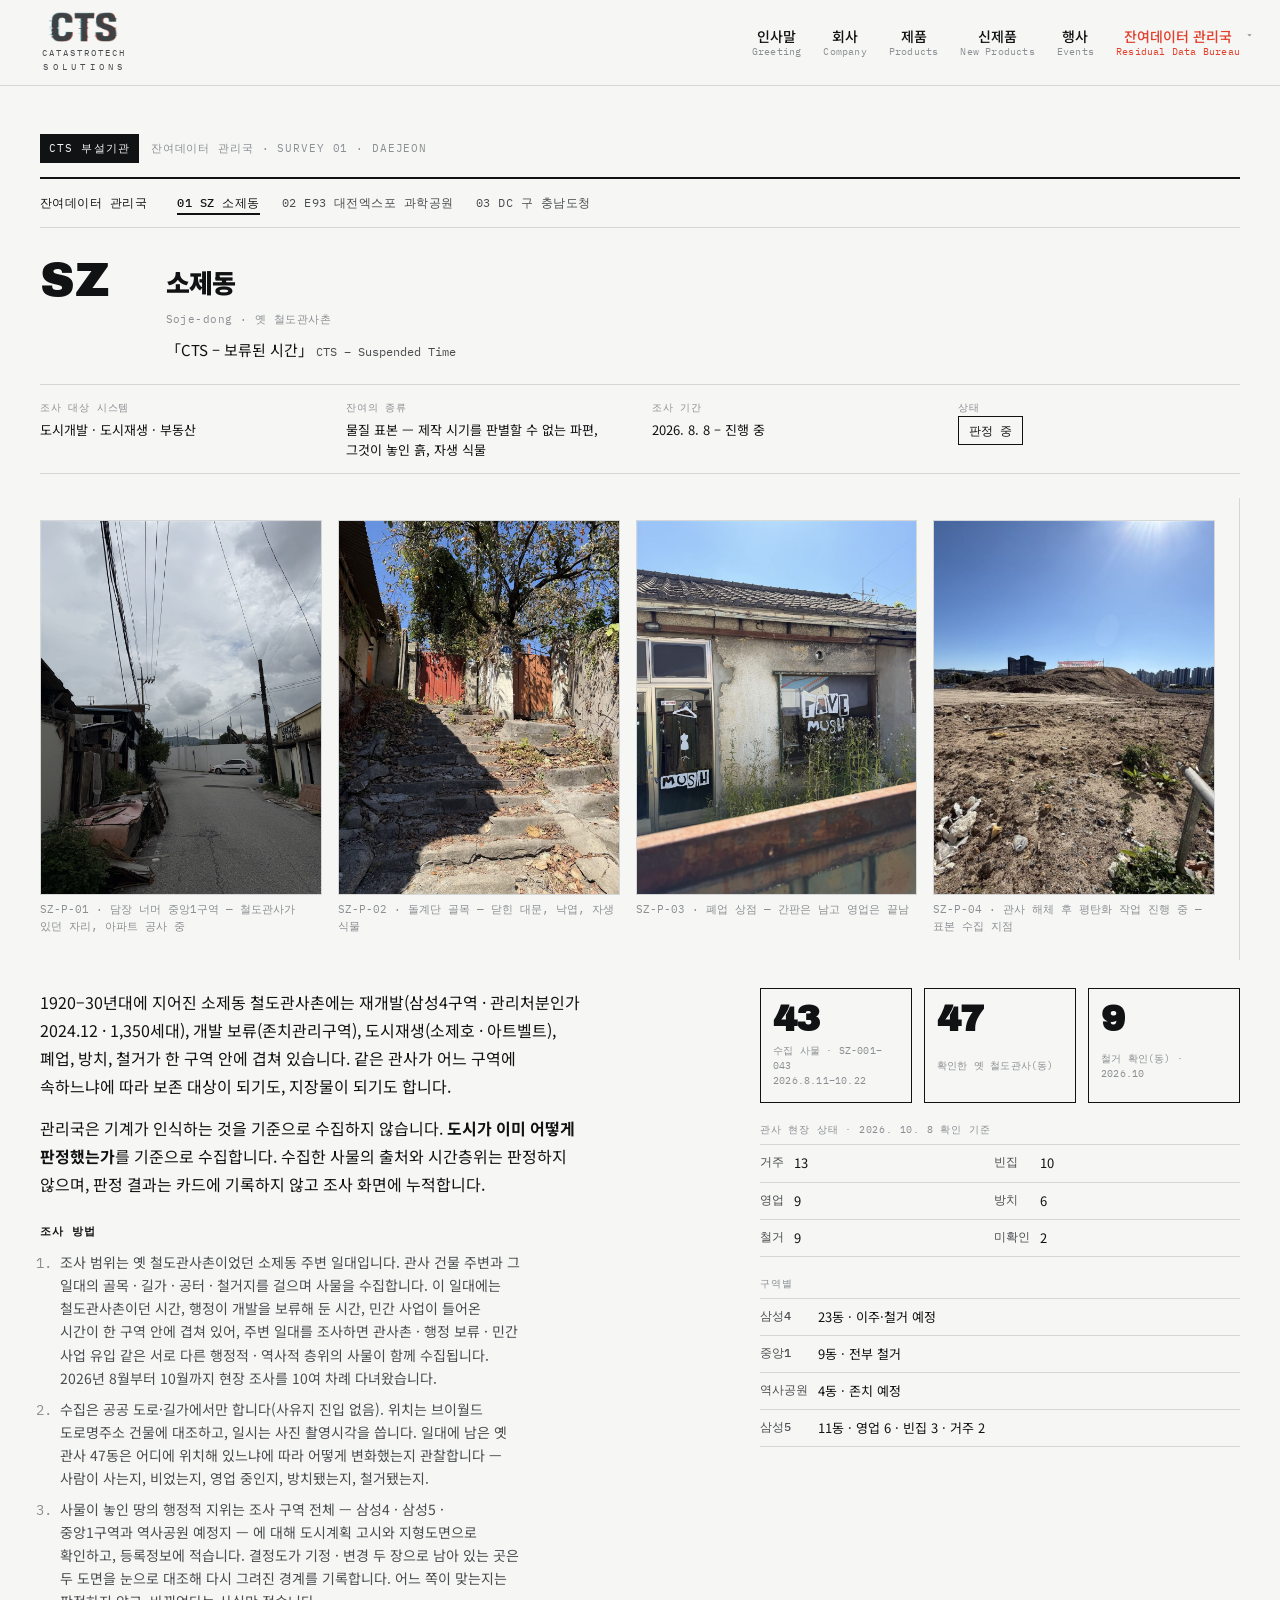
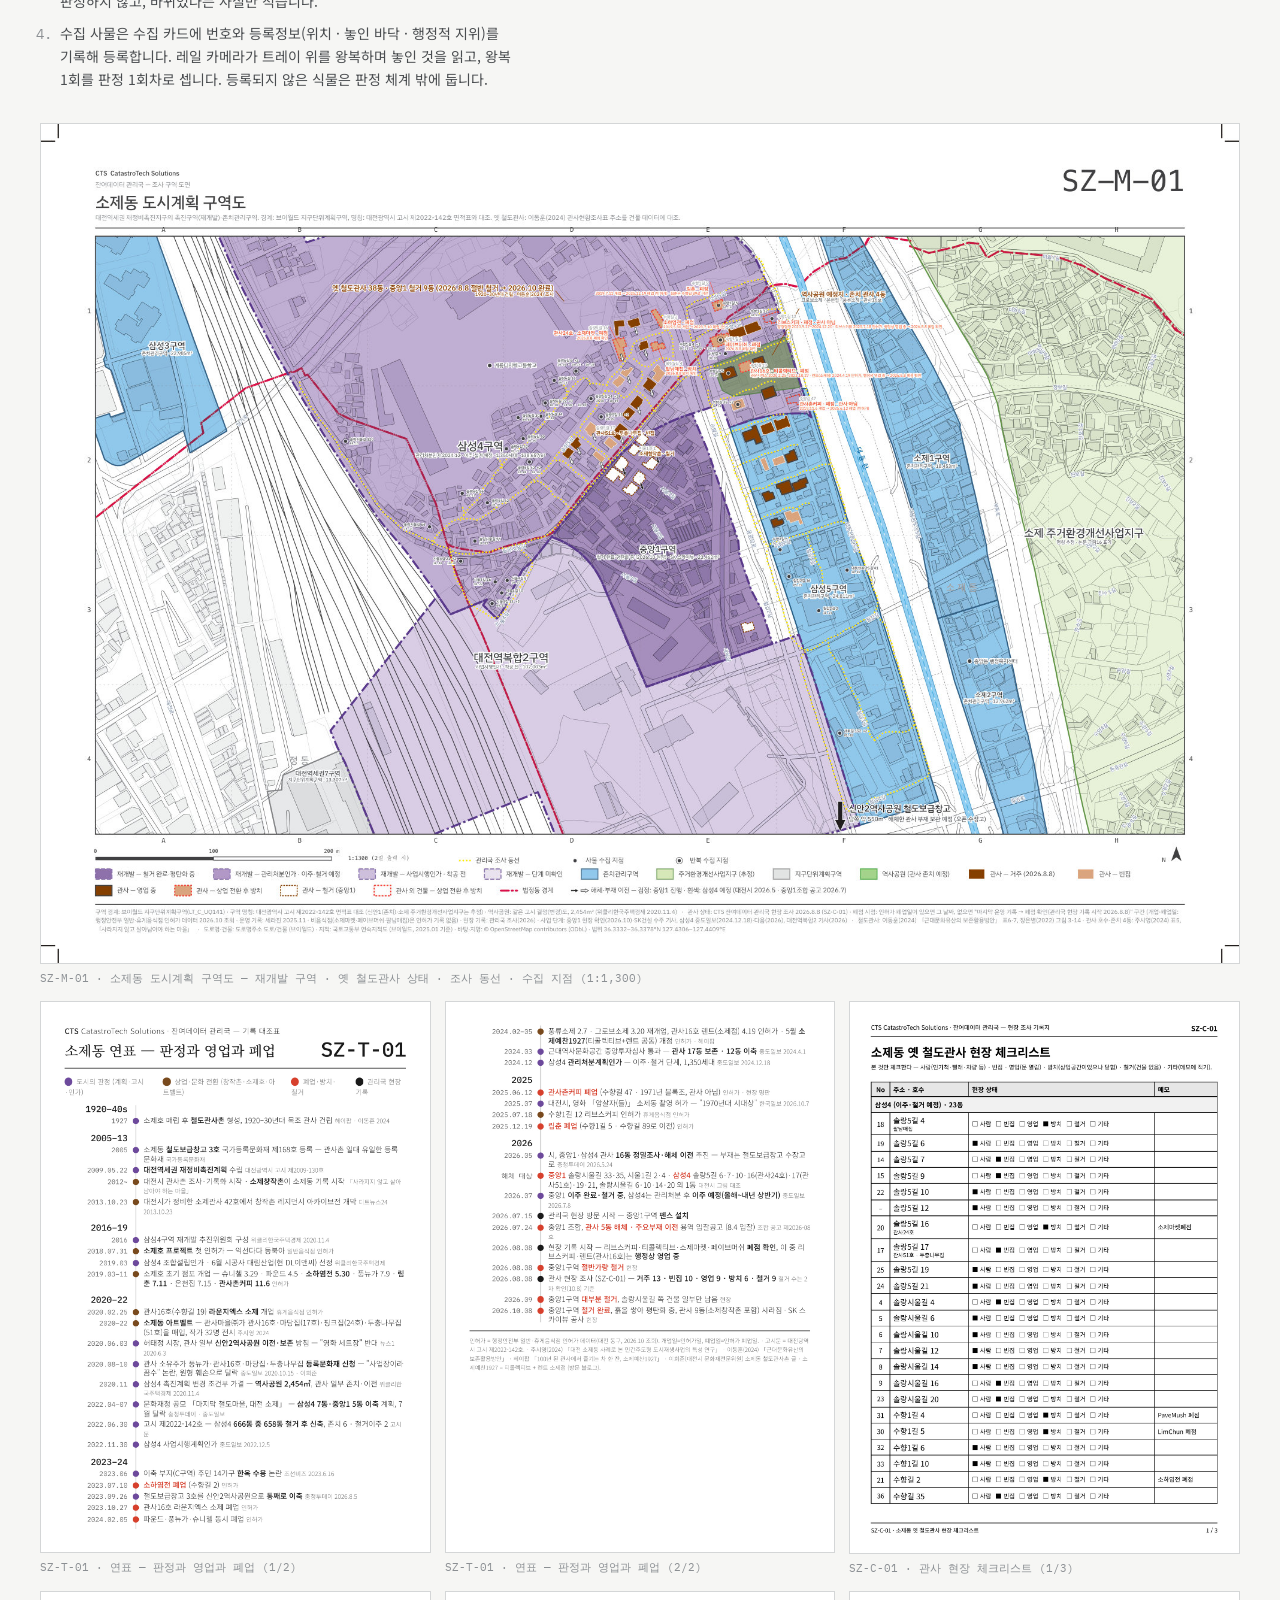
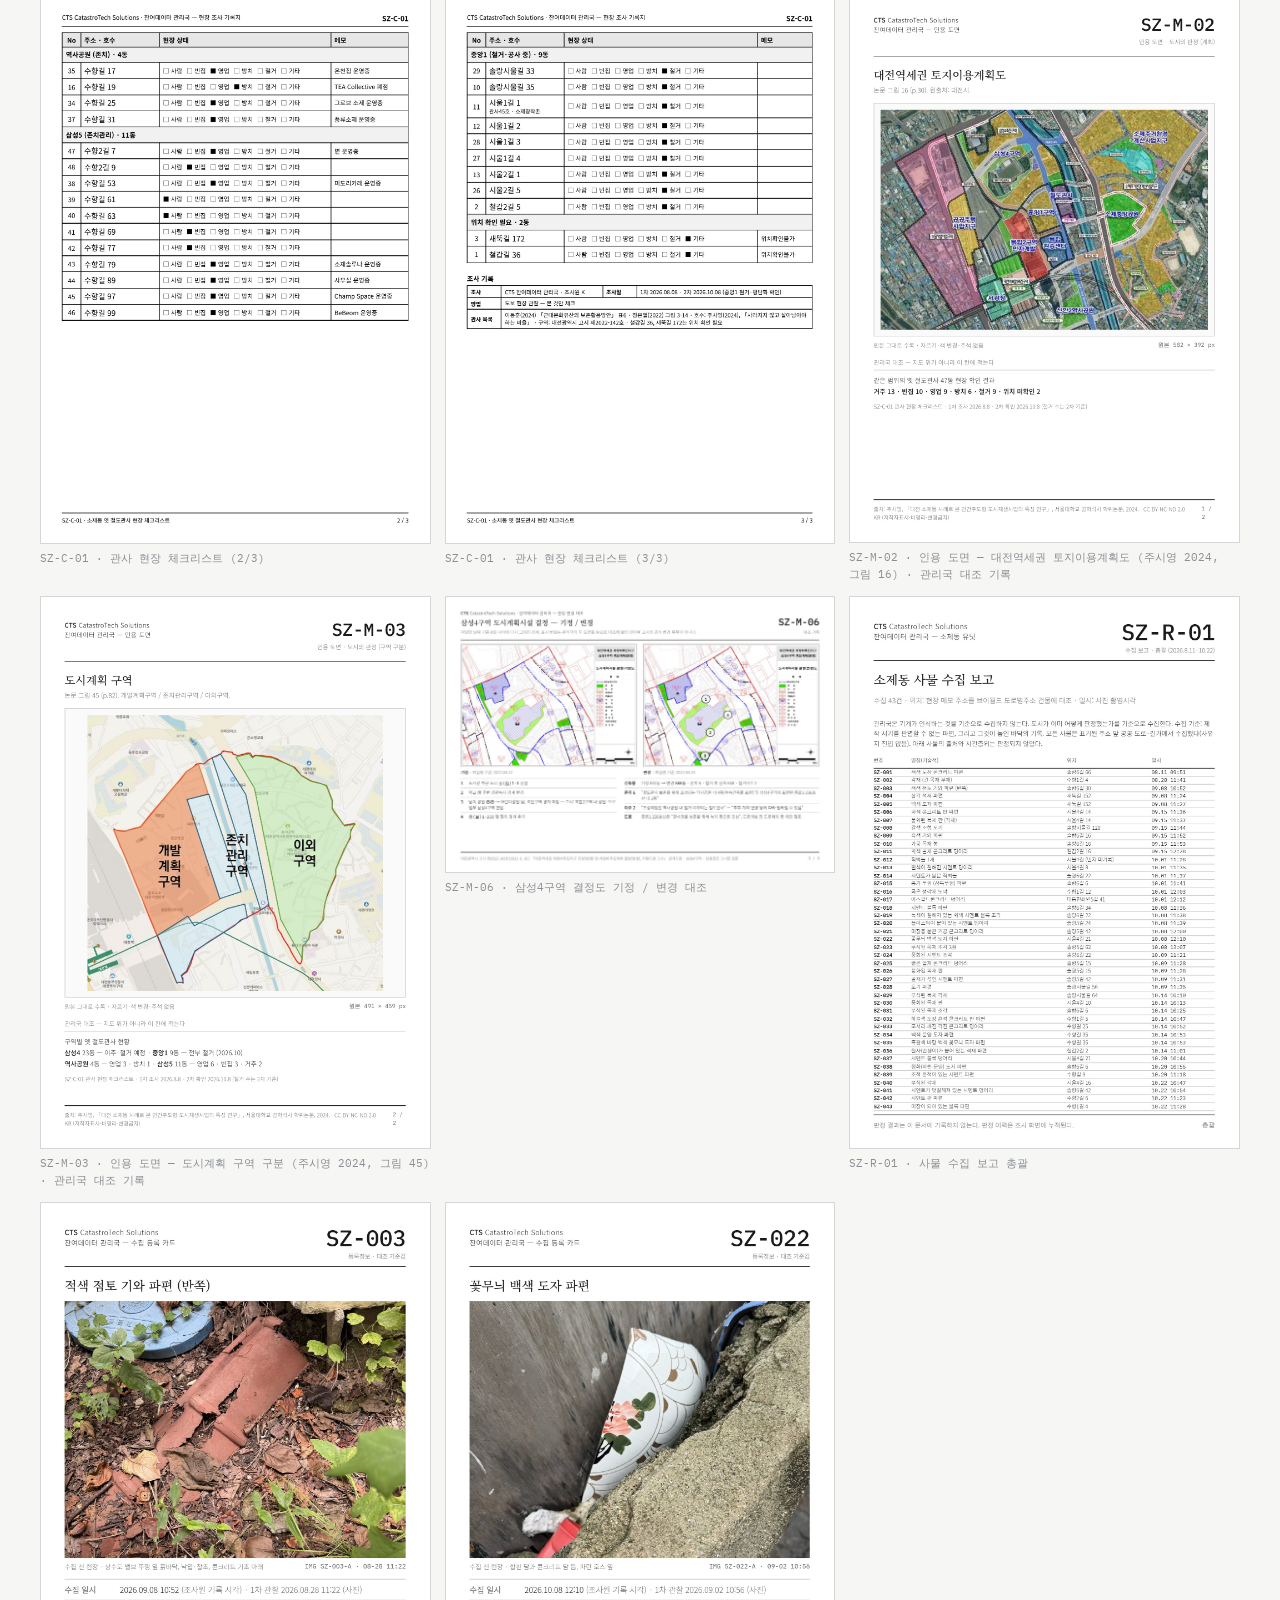
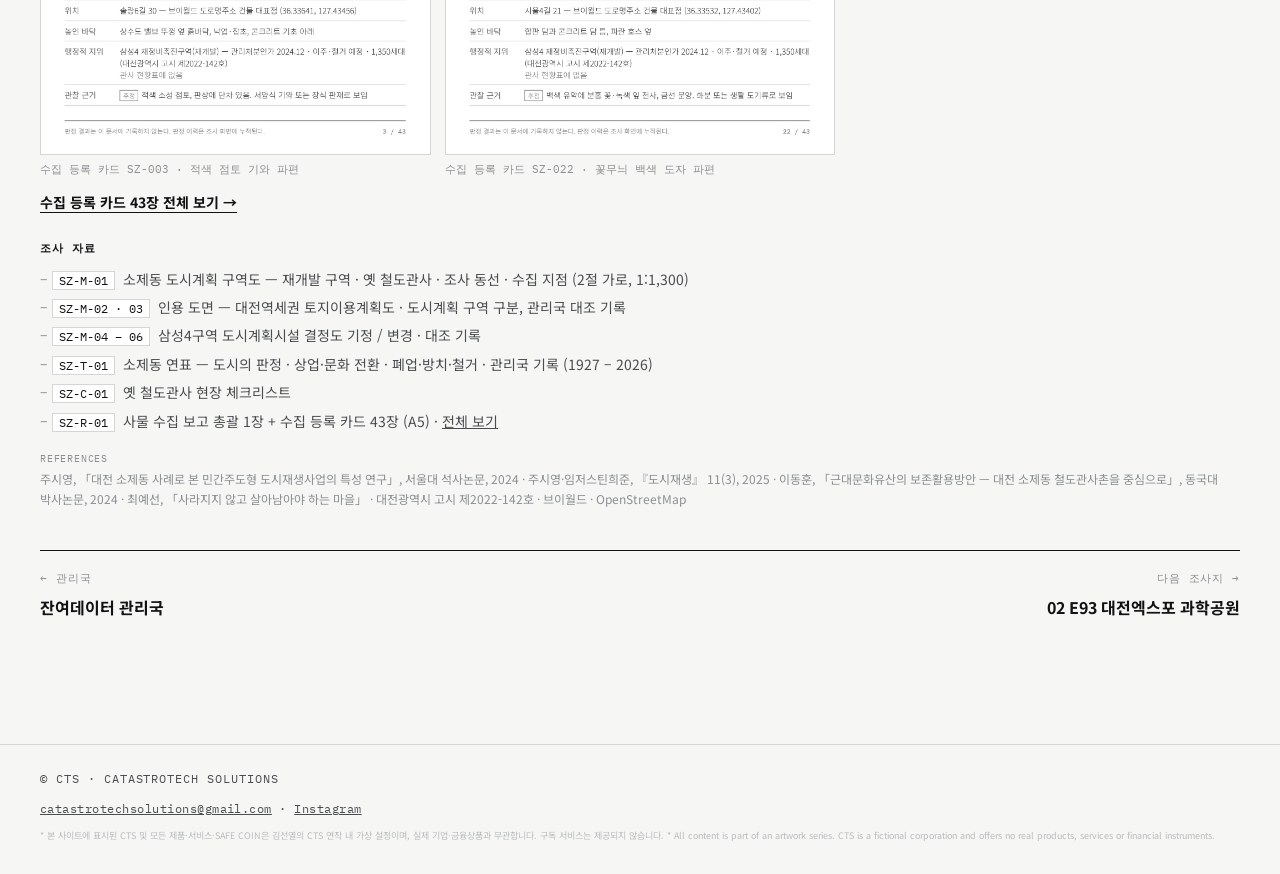
<file: bureau/sz/index.html>
<!doctype html>
<html lang="ko">
<head>
<meta charset="utf-8">
<meta name="viewport" content="width=device-width, initial-scale=1, viewport-fit=cover">
<title>소제동 | 잔여데이터 관리국 | CTS — CatastroTech Solutions</title>
<meta name="description" content="CTS 재난을 기회로 바꾸다 — From catastrophe to opportunity">
<meta name="referrer" content="strict-origin-when-cross-origin">
<meta property="og:title" content="CTS — CatastroTech Solutions">
<meta property="og:description" content="재난을 기회로 바꾸다 / From catastrophe to opportunity">
<meta property="og:image" content="https://cts-catastrotechsolutions.vercel.app/img/slogan.jpg">
<meta property="og:url" content="https://cts-catastrotechsolutions.vercel.app/bureau/sz/">
<meta property="og:type" content="website">
<link rel="preconnect" href="https://fonts.googleapis.com">
<link rel="preconnect" href="https://fonts.gstatic.com" crossorigin>
<link rel="stylesheet" href="https://fonts.googleapis.com/css2?family=Archivo+Black&family=IBM+Plex+Mono:wght@400;500&family=Noto+Sans+KR:wght@400;500;700;900&display=swap">
<link rel="stylesheet" href="../../css/style.css">
<script src="../../js/menu.js" defer></script>
</head>
<body>

<header>
  <div class="wrap">
    <a class="logo" href="../../" aria-label="CTS 홈"><img src="../../img/cts-mark.png" alt="CTS" width="360" height="155"><span>CATASTROTECH<br><small>SOLUTIONS</small></span></a>
    <nav aria-label="주 메뉴">
      <a href="../../greeting/">인사말<small>Greeting</small></a>
      <a href="../../company/">회사<small>Company</small></a>
      <a href="../../products/">제품<small>Products</small></a>
      <a href="../../new/">신제품<small>New Products</small></a>
      <a href="../../popup/">행사<small>Events</small></a>
      <div class="menu">
        <a href="../../bureau/" aria-current="page">잔여데이터 관리국<small>Residual Data Bureau</small></a>
        <div class="dropdown" aria-label="관리국 조사지">
          <a href="../../bureau/sz/" aria-current="page"><span class="reg">01 SZ</span>소제동</a>
          <a href="../../bureau/e93/"><span class="reg">02 E93</span>대전엑스포 과학공원</a>
          <a href="../../bureau/dc/"><span class="reg">03 DC</span>구 충남도청</a>
        </div>
      </div>
    </nav>
  </div>
</header>

<main>
  <section class="page-top bureau rsch-page">
    <div class="wrap">
      <div class="crumb"><span class="affil">CTS 부설기관</span><span class="mono">잔여데이터 관리국 · Survey 01 · Daejeon</span></div>
      <div class="subnav" role="navigation" aria-label="관리국 메뉴">
        <a class="home" href="../">잔여데이터 관리국</a>
        <a href="../sz/" aria-current="page">01 SZ 소제동</a>
        <a href="../e93/">02 E93 대전엑스포 과학공원</a>
        <a href="../dc/">03 DC 구 충남도청</a>
      </div>
      <article class="rsch" id="rs-sz">
        <div class="rsch-head">
          <span class="reg">SZ</span>
          <div>
            <h3>소제동 <em lang="en">Soje-dong · 옛 철도관사촌</em></h3>
            <p class="q">「CTS – 보류된 시간」 <em lang="en">CTS – Suspended Time</em></p>
          </div>
        </div>
        <dl class="rsch-meta">
          <div><dt>조사 대상 시스템</dt><dd>도시개발 · 도시재생 · 부동산</dd></div>
          <div><dt>잔여의 종류</dt><dd>물질 표본 — 제작 시기를 판별할 수 없는 파편, 그것이 놓인 흙, 자생 식물</dd></div>
          <div><dt>조사 기간</dt><dd>2026. 8. 8 – 진행 중</dd></div>
          <div><dt>상태</dt><dd><span class="chip">판정 중</span></dd></div>
        </dl>
        <div class="rsch-gallery site">
          <figure><a href="../../img/bureau/sz_p01.jpg"><img src="../../img/bureau/sz_p01.jpg" alt="SZ-P-01 소제동 골목 — 가림막 담장 너머 중앙1구역 재개발 아파트 공사 현장" width="1050" height="1400" loading="lazy"></a><figcaption>SZ-P-01 · 담장 너머 중앙1구역 — 철도관사가 있던 자리, 아파트 공사 중</figcaption></figure>
          <figure><a href="../../img/bureau/sz_p02.jpg"><img src="../../img/bureau/sz_p02.jpg" alt="SZ-P-02 소제동 돌계단 골목과 닫힌 대문" width="1050" height="1400" loading="lazy"></a><figcaption>SZ-P-02 · 돌계단 골목 — 닫힌 대문, 낙엽, 자생 식물</figcaption></figure>
          <figure><a href="../../img/bureau/sz_p03.jpg"><img src="../../img/bureau/sz_p03.jpg" alt="SZ-P-03 소제동 폐업 상점 외벽" width="1050" height="1400" loading="lazy"></a><figcaption>SZ-P-03 · 폐업 상점 — 간판은 남고 영업은 끝남</figcaption></figure>
          <figure><a href="../../img/bureau/sz_p04.jpg"><img src="../../img/bureau/sz_p04.jpg" alt="SZ-P-04 관사 해체 후 평탄화 작업 중인 부지" width="1400" height="1050" loading="lazy"></a><figcaption>SZ-P-04 · 관사 해체 후 평탄화 작업 진행 중 — 표본 수집 지점</figcaption></figure>
        </div>
        <div class="rsch-body">
          <div class="rsch-text">
            <p>1920–30년대에 지어진 소제동 철도관사촌에는 재개발(삼성4구역 · 관리처분인가 2024.12 · 1,350세대), 개발 보류(존치관리구역), 도시재생(소제호 · 아트벨트), 폐업, 방치, 철거가 한 구역 안에 겹쳐 있습니다. 같은 관사가 어느 구역에 속하느냐에 따라 보존 대상이 되기도, 지장물이 되기도 합니다.</p>
            <p>관리국은 기계가 인식하는 것을 기준으로 수집하지 않습니다. <b>도시가 이미 어떻게 판정했는가</b>를 기준으로 수집합니다. 수집한 사물의 출처와 시간층위는 판정하지 않으며, 판정 결과는 카드에 기록하지 않고 조사 화면에 누적합니다.</p>
            <h4>조사 방법</h4>
            <ol>
              <li>조사 범위는 옛 철도관사촌이었던 소제동 주변 일대입니다. 관사 건물 주변과 그 일대의 골목 · 길가 · 공터 · 철거지를 걸으며 사물을 수집합니다. 이 일대에는 철도관사촌이던 시간, 행정이 개발을 보류해 둔 시간, 민간 사업이 들어온 시간이 한 구역 안에 겹쳐 있어, 주변 일대를 조사하면 관사촌 · 행정 보류 · 민간 사업 유입 같은 서로 다른 행정적 · 역사적 층위의 사물이 함께 수집됩니다. 2026년 8월부터 10월까지 현장 조사를 10여 차례 다녀왔습니다.</li>
              <li>수집은 공공 도로·길가에서만 합니다(사유지 진입 없음). 위치는 브이월드 도로명주소 건물에 대조하고, 일시는 사진 촬영시각을 씁니다. 일대에 남은 옛 관사 47동은 어디에 위치해 있느냐에 따라 어떻게 변화했는지 관찰합니다 — 사람이 사는지, 비었는지, 영업 중인지, 방치됐는지, 철거됐는지.</li>
              <li>사물이 놓인 땅의 행정적 지위는 조사 구역 전체 — 삼성4 · 삼성5 · 중앙1구역과 역사공원 예정지 — 에 대해 도시계획 고시와 지형도면으로 확인하고, 등록정보에 적습니다. 결정도가 기정 · 변경 두 장으로 남아 있는 곳은 두 도면을 눈으로 대조해 다시 그려진 경계를 기록합니다. 어느 쪽이 맞는지는 판정하지 않고, 바뀌었다는 사실만 적습니다.</li>
              <li>수집 사물은 수집 카드에 번호와 등록정보(위치 · 놓인 바닥 · 행정적 지위)를 기록해 등록합니다. 레일 카메라가 트레이 위를 왕복하며 놓인 것을 읽고, 왕복 1회를 판정 1회차로 셉니다. 등록되지 않은 식물은 판정 체계 밖에 둡니다.</li>
            </ol>
          </div>
          <aside class="rsch-side">
            <div class="figs">
              <div class="fig"><b>43</b><span>수집 사물 · SZ-001–043<br>2026.8.11–10.22</span></div>
              <div class="fig"><b>47</b><span>확인한 옛 철도관사(동)</span></div>
              <div class="fig"><b>9</b><span>철거 확인(동) · 2026.10</span></div>
            </div>
            <table class="rsch-table">
              <caption>관사 현장 상태 · 2026. 10. 8 확인 기준</caption>
              <tr><th>거주</th><td>13</td><th>빈집</th><td>10</td></tr>
              <tr><th>영업</th><td>9</td><th>방치</th><td>6</td></tr>
              <tr><th>철거</th><td>9</td><th>미확인</th><td>2</td></tr>
            </table>
            <table class="rsch-table">
              <caption>구역별</caption>
              <tr><th>삼성4</th><td>23동 · 이주·철거 예정</td></tr>
              <tr><th>중앙1</th><td>9동 · 전부 철거</td></tr>
              <tr><th>역사공원</th><td>4동 · 존치 예정</td></tr>
              <tr><th>삼성5</th><td>11동 · 영업 6 · 빈집 3 · 거주 2</td></tr>
            </table>
          </aside>
        </div>
        <div class="rsch-gallery">
          <figure class="wide"><a href="../../img/bureau/sz_map.jpg"><img src="../../img/bureau/sz_map.jpg" alt="SZ-M-01 소제동 도시계획 구역도" width="2000" height="1401" loading="lazy"></a><figcaption>SZ-M-01 · 소제동 도시계획 구역도 — 재개발 구역 · 옛 철도관사 상태 · 조사 동선 · 수집 지점 (1:1,300)</figcaption></figure>
          <figure><a href="../../img/bureau/sz_timeline_p1.jpg"><img src="../../img/bureau/sz_timeline_p1.jpg" alt="SZ-T-01 소제동 연표 1/2" width="1400" height="1984" loading="lazy"></a><figcaption>SZ-T-01 · 연표 — 판정과 영업과 폐업 (1/2)</figcaption></figure>
          <figure><a href="../../img/bureau/sz_timeline_p2.jpg"><img src="../../img/bureau/sz_timeline_p2.jpg" alt="SZ-T-01 소제동 연표 2/2" width="1400" height="1984" loading="lazy"></a><figcaption>SZ-T-01 · 연표 — 판정과 영업과 폐업 (2/2)</figcaption></figure>
          <figure><a href="../../img/bureau/sz_check_p1.jpg"><img src="../../img/bureau/sz_check_p1.jpg" alt="SZ-C-01 옛 철도관사 현장 체크리스트 1/3" width="1400" height="1987" loading="lazy"></a><figcaption>SZ-C-01 · 관사 현장 체크리스트 (1/3)</figcaption></figure>
          <figure><a href="../../img/bureau/sz_check_p2.jpg"><img src="../../img/bureau/sz_check_p2.jpg" alt="SZ-C-01 옛 철도관사 현장 체크리스트 2/3" width="1400" height="1987" loading="lazy"></a><figcaption>SZ-C-01 · 관사 현장 체크리스트 (2/3)</figcaption></figure>
          <figure><a href="../../img/bureau/sz_check_p3.jpg"><img src="../../img/bureau/sz_check_p3.jpg" alt="SZ-C-01 옛 철도관사 현장 체크리스트 3/3" width="1400" height="1987" loading="lazy"></a><figcaption>SZ-C-01 · 관사 현장 체크리스트 (3/3)</figcaption></figure>
          <figure><a href="../../img/bureau/sz_m02.jpg"><img src="../../img/bureau/sz_m02.jpg" alt="SZ-M-02 인용 도면 — 대전역세권 토지이용계획도" width="1400" height="1984" loading="lazy"></a><figcaption>SZ-M-02 · 인용 도면 — 대전역세권 토지이용계획도 (주시영 2024, 그림 16) · 관리국 대조 기록</figcaption></figure>
          <figure><a href="../../img/bureau/sz_m03.jpg"><img src="../../img/bureau/sz_m03.jpg" alt="SZ-M-03 인용 도면 — 도시계획 구역 구분" width="1400" height="1984" loading="lazy"></a><figcaption>SZ-M-03 · 인용 도면 — 도시계획 구역 구분 (주시영 2024, 그림 45) · 관리국 대조 기록</figcaption></figure>
          <figure><a href="../../img/bureau/sz_m06.jpg"><img src="../../img/bureau/sz_m06.jpg" alt="SZ-M-06 삼성4구역 결정도 기정/변경 대조 기록" width="1600" height="1129" loading="lazy"></a><figcaption>SZ-M-06 · 삼성4구역 결정도 기정 / 변경 대조</figcaption></figure>
          <figure><a href="../../img/bureau/sz_r01_cover.jpg"><img src="../../img/bureau/sz_r01_cover.jpg" alt="SZ-R-01 사물 수집 보고 총괄" width="1400" height="1983" loading="lazy"></a><figcaption>SZ-R-01 · 사물 수집 보고 총괄</figcaption></figure>
          <figure><a href="../../img/bureau/sz_card_a.jpg"><img src="../../img/bureau/sz_card_a.jpg" alt="수집 등록 카드 SZ-003" width="1400" height="1983" loading="lazy"></a><figcaption>수집 등록 카드 SZ-003 · 적색 점토 기와 파편</figcaption></figure>
          <figure><a href="../../img/bureau/sz_card_b.jpg"><img src="../../img/bureau/sz_card_b.jpg" alt="수집 등록 카드 SZ-022" width="1400" height="1983" loading="lazy"></a><figcaption>수집 등록 카드 SZ-022 · 꽃무늬 백색 도자 파편</figcaption></figure>
        </div>
        <p class="rsch-more"><a href="cards/">수집 등록 카드 43장 전체 보기 →</a></p>
        <div class="rsch-docs">
          <h4>조사 자료</h4>
          <ul>
            <li><code>SZ-M-01</code> 소제동 도시계획 구역도 — 재개발 구역 · 옛 철도관사 · 조사 동선 · 수집 지점 (2절 가로, 1:1,300)</li>
            <li><code>SZ-M-02 · 03</code> 인용 도면 — 대전역세권 토지이용계획도 · 도시계획 구역 구분, 관리국 대조 기록</li>
            <li><code>SZ-M-04 – 06</code> 삼성4구역 도시계획시설 결정도 기정 / 변경 · 대조 기록</li>
            <li><code>SZ-T-01</code> 소제동 연표 — 도시의 판정 · 상업·문화 전환 · 폐업·방치·철거 · 관리국 기록 (1927 – 2026)</li>
            <li><code>SZ-C-01</code> 옛 철도관사 현장 체크리스트</li>
            <li><code>SZ-R-01</code> 사물 수집 보고 총괄 1장 + 수집 등록 카드 43장 (A5) · <a href="cards/">전체 보기</a></li>
          </ul>
          <p class="refs"><span class="mono">References</span> 주시영, 「대전 소제동 사례로 본 민간주도형 도시재생사업의 특성 연구」, 서울대 석사논문, 2024 · 주시영·임저스틴희준, 『도시재생』 11(3), 2025 · 이동훈, 「근대문화유산의 보존활용방안 — 대전 소제동 철도관사촌을 중심으로」, 동국대 박사논문, 2024 · 최예선, 「사라지지 않고 살아남아야 하는 마을」 · 대전광역시 고시 제2022-142호 · 브이월드 · OpenStreetMap</p>
        </div>
      </article>
      <div class="rsch-pager" role="navigation" aria-label="이전·다음 조사지">
        <a class="prev" href="../"><span class="mono">← 관리국</span><b>잔여데이터 관리국</b></a>
        <a class="next" href="../e93/"><span class="mono">다음 조사지 →</span><b>02 E93 대전엑스포 과학공원</b></a>
      </div>
    </div>
  </section>
</main>

<footer>
  <div class="wrap">
    <p>* 본 사이트에 표시된 CTS 및 모든 제품·서비스·SAFE COIN은 김선열의 CTS 연작 내 가상 설정이며, 실제 기업·금융상품과 무관합니다. 구독 서비스는 제공되지 않습니다. * All content is part of an artwork series. CTS is a fictional corporation and offers no real products, services or financial instruments.</p>
    <p class="mono footer-contact"><a href="mailto:catastrotechsolutions@gmail.com">catastrotechsolutions@gmail.com</a> · <a href="https://www.instagram.com/catastrotechsolutions/" target="_blank" rel="noopener">Instagram</a></p>
    <p class="mono">© CTS · CatastroTech Solutions</p>
  </div>
</footer>
</body>
</html>
</file>
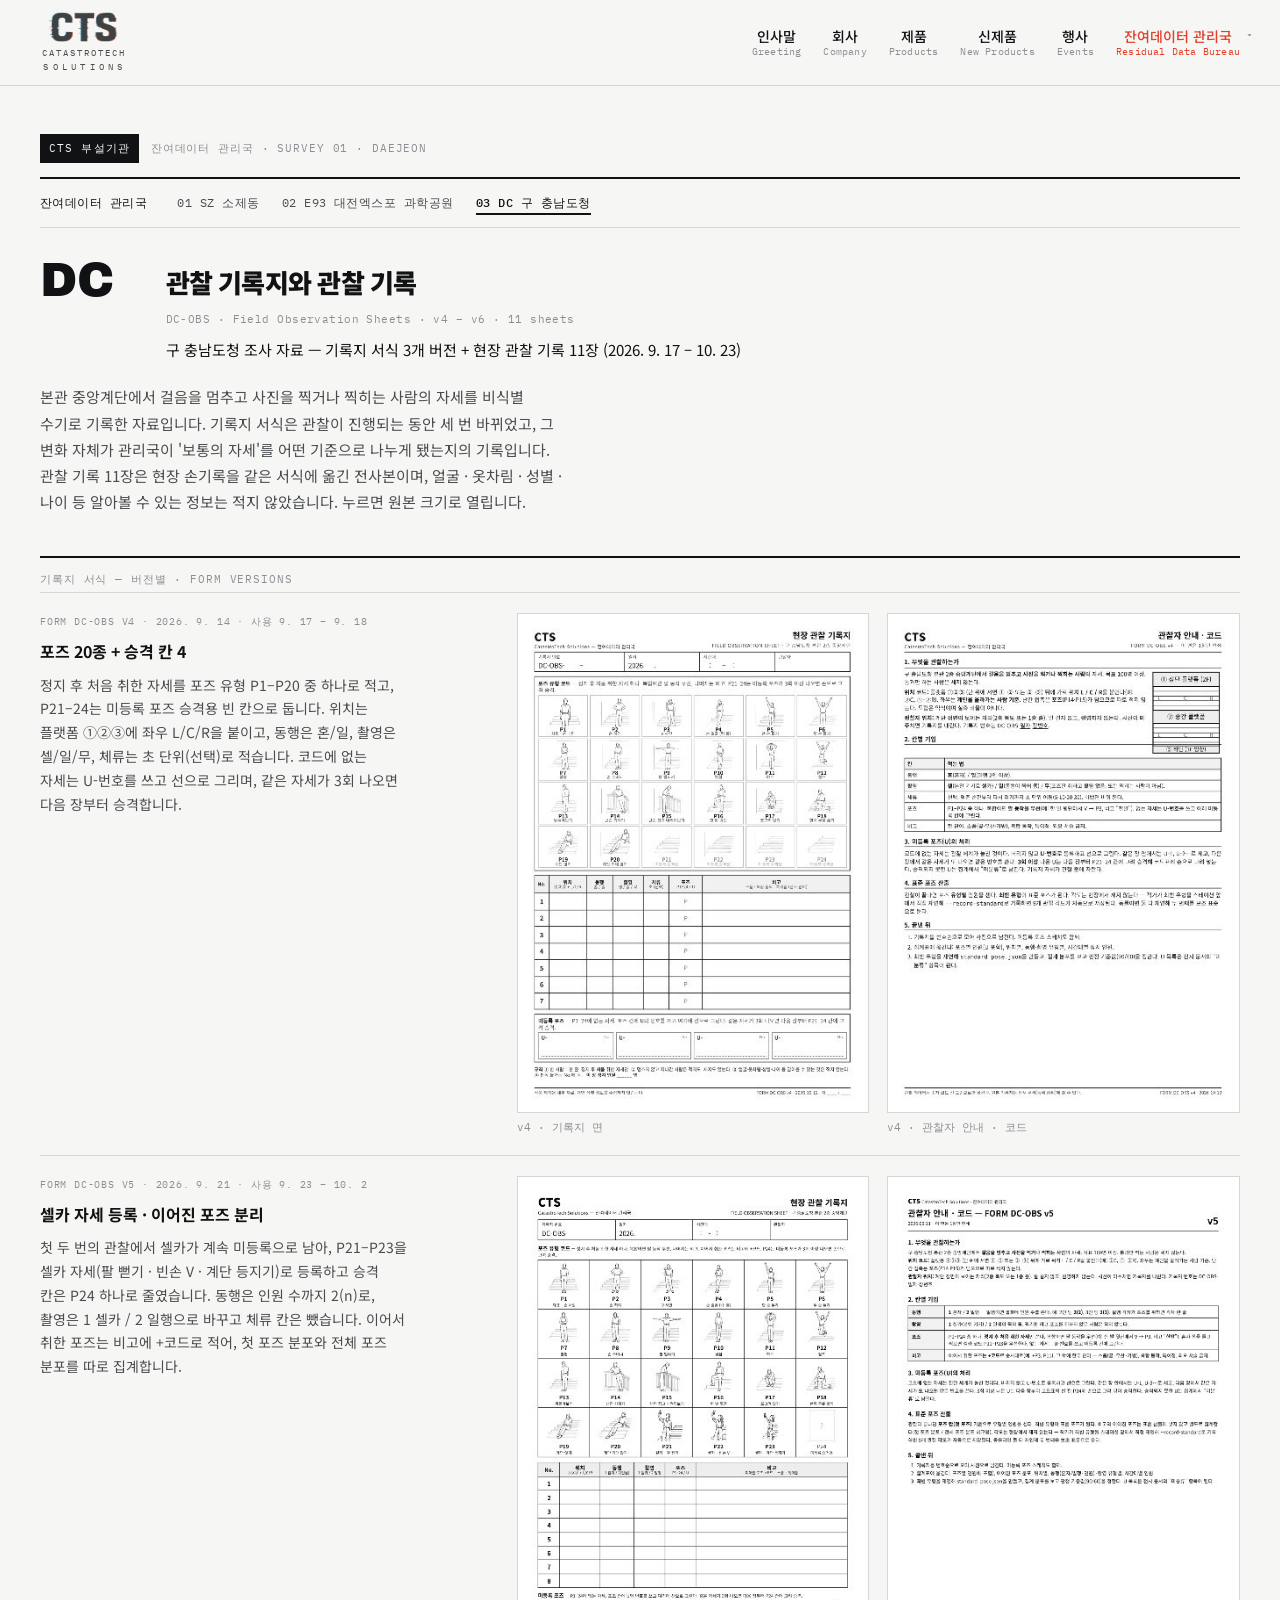
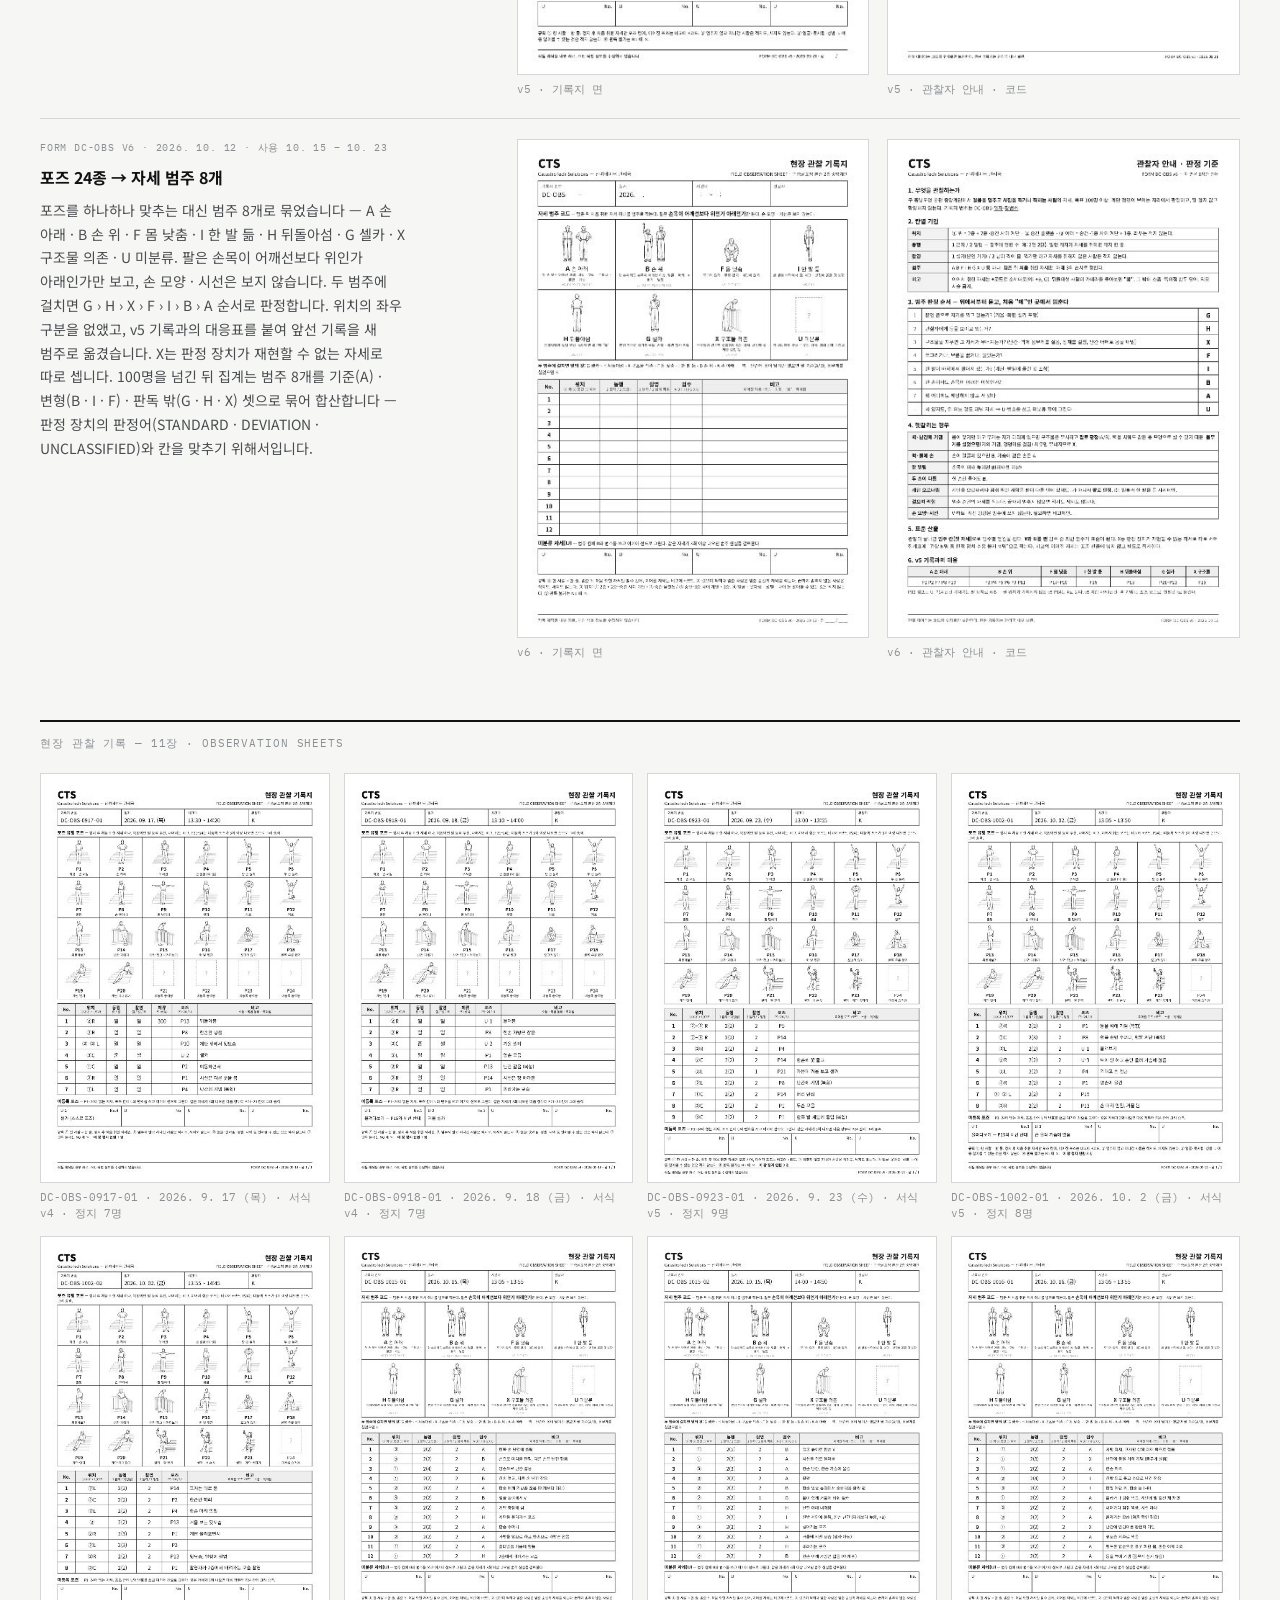
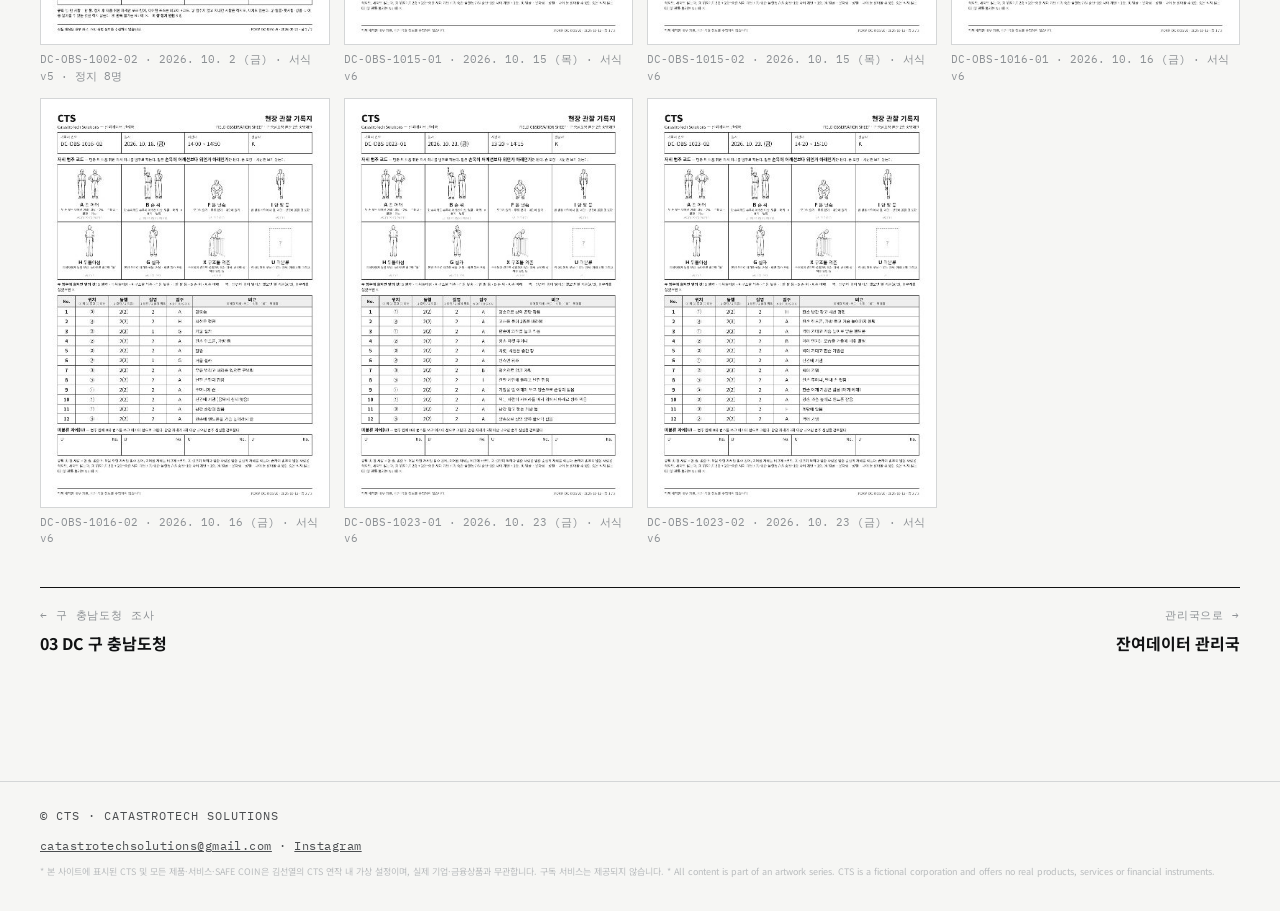
<file: bureau/dc/obs/index.html>
<!doctype html>
<html lang="ko">
<head>
<meta charset="utf-8">
<meta name="viewport" content="width=device-width, initial-scale=1, viewport-fit=cover">
<title>관찰 기록지와 관찰 기록 | 구 충남도청 | 잔여데이터 관리국 | CTS — CatastroTech Solutions</title>
<meta name="description" content="CTS 재난을 기회로 바꾸다 — From catastrophe to opportunity">
<meta name="referrer" content="strict-origin-when-cross-origin">
<meta property="og:title" content="CTS — CatastroTech Solutions">
<meta property="og:description" content="재난을 기회로 바꾸다 / From catastrophe to opportunity">
<meta property="og:image" content="https://cts-catastrotechsolutions.vercel.app/img/slogan.jpg">
<meta property="og:url" content="https://cts-catastrotechsolutions.vercel.app/bureau/dc/obs/">
<meta property="og:type" content="website">
<link rel="preconnect" href="https://fonts.googleapis.com">
<link rel="preconnect" href="https://fonts.gstatic.com" crossorigin>
<link rel="stylesheet" href="https://fonts.googleapis.com/css2?family=Archivo+Black&family=IBM+Plex+Mono:wght@400;500&family=Noto+Sans+KR:wght@400;500;700;900&display=swap">
<link rel="stylesheet" href="../../../css/style.css">
<script src="../../../js/menu.js" defer></script>
</head>
<body>

<header>
  <div class="wrap">
    <a class="logo" href="../../../" aria-label="CTS 홈"><img src="../../../img/cts-mark.png" alt="CTS" width="360" height="155"><span>CATASTROTECH<br><small>SOLUTIONS</small></span></a>
    <nav aria-label="주 메뉴">
      <a href="../../../greeting/">인사말<small>Greeting</small></a>
      <a href="../../../company/">회사<small>Company</small></a>
      <a href="../../../products/">제품<small>Products</small></a>
      <a href="../../../new/">신제품<small>New Products</small></a>
      <a href="../../../popup/">행사<small>Events</small></a>
      <div class="menu">
        <a href="../../../bureau/" aria-current="page">잔여데이터 관리국<small>Residual Data Bureau</small></a>
        <div class="dropdown" aria-label="관리국 조사지">
          <a href="../../../bureau/sz/"><span class="reg">01 SZ</span>소제동</a>
          <a href="../../../bureau/e93/"><span class="reg">02 E93</span>대전엑스포 과학공원</a>
          <a href="../../../bureau/dc/" aria-current="page"><span class="reg">03 DC</span>구 충남도청</a>
        </div>
      </div>
    </nav>
  </div>
</header>

<main>
  <section class="page-top bureau rsch-page">
    <div class="wrap">
      <div class="crumb"><span class="affil">CTS 부설기관</span><span class="mono">잔여데이터 관리국 · Survey 01 · Daejeon</span></div>
      <div class="subnav" role="navigation" aria-label="관리국 메뉴">
        <a class="home" href="../../">잔여데이터 관리국</a>
        <a href="../../sz/">01 SZ 소제동</a>
        <a href="../../e93/">02 E93 대전엑스포 과학공원</a>
        <a href="../../dc/" aria-current="page">03 DC 구 충남도청</a>
      </div>
      <article class="rsch" id="dc-obs">
        <div class="rsch-head">
          <span class="reg">DC</span>
          <div>
            <h3>관찰 기록지와 관찰 기록 <em lang="en">DC-OBS · Field Observation Sheets · v4 – v6 · 11 sheets</em></h3>
            <p class="q">구 충남도청 조사 자료 — 기록지 서식 3개 버전 + 현장 관찰 기록 11장 (2026. 9. 17 – 10. 23)</p>
          </div>
        </div>
        <p class="intro">본관 중앙계단에서 걸음을 멈추고 사진을 찍거나 찍히는 사람의 자세를 비식별 수기로 기록한 자료입니다. 기록지 서식은 관찰이 진행되는 동안 세 번 바뀌었고, 그 변화 자체가 관리국이 '보통의 자세'를 어떤 기준으로 나누게 됐는지의 기록입니다. 관찰 기록 11장은 현장 손기록을 같은 서식에 옮긴 전사본이며, 얼굴 · 옷차림 · 성별 · 나이 등 알아볼 수 있는 정보는 적지 않았습니다. 누르면 원본 크기로 열립니다.</p>
        <div class="rsch-sec">기록지 서식 — 버전별 · Form versions</div>
        <div class="ver">
          <div class="ver-text"><span class="mono">FORM DC-OBS v4 · 2026. 9. 14 · 사용 9. 17 – 9. 18</span><b>포즈 20종 + 승격 칸 4</b><p>정지 후 처음 취한 자세를 포즈 유형 P1–P20 중 하나로 적고, P21–24는 미등록 포즈 승격용 빈 칸으로 둡니다. 위치는 플랫폼 ①②③에 좌우 L/C/R을 붙이고, 동행은 혼/일, 촬영은 셀/일/무, 체류는 초 단위(선택)로 적습니다. 코드에 없는 자세는 U-번호를 쓰고 선으로 그리며, 같은 자세가 3회 나오면 다음 장부터 승격합니다.</p></div>
          <figure><a href="../../../img/bureau/dc_obs/dc_form_v4_1.jpg"><img src="../../../img/bureau/dc_obs/dc_form_v4_1_t.jpg" alt="DC-OBS v4 현장 관찰 기록지 면" width="400" height="567" loading="lazy"></a><figcaption>v4 · 기록지 면</figcaption></figure>
          <figure><a href="../../../img/bureau/dc_obs/dc_form_v4_2.jpg"><img src="../../../img/bureau/dc_obs/dc_form_v4_2_t.jpg" alt="DC-OBS v4 관찰자 안내 · 코드 면" width="400" height="567" loading="lazy"></a><figcaption>v4 · 관찰자 안내 · 코드</figcaption></figure>
        </div>
        <div class="ver">
          <div class="ver-text"><span class="mono">FORM DC-OBS v5 · 2026. 9. 21 · 사용 9. 23 – 10. 2</span><b>셀카 자세 등록 · 이어진 포즈 분리</b><p>첫 두 번의 관찰에서 셀카가 계속 미등록으로 남아, P21–P23을 셀카 자세(팔 뻗기 · 빈손 V · 계단 등지기)로 등록하고 승격 칸은 P24 하나로 줄였습니다. 동행은 인원 수까지 2(n)로, 촬영은 1 셀카 / 2 일행으로 바꾸고 체류 칸은 뺐습니다. 이어서 취한 포즈는 비고에 +코드로 적어, 첫 포즈 분포와 전체 포즈 분포를 따로 집계합니다.</p></div>
          <figure><a href="../../../img/bureau/dc_obs/dc_form_v5_1.jpg"><img src="../../../img/bureau/dc_obs/dc_form_v5_1_t.jpg" alt="DC-OBS v5 현장 관찰 기록지 면" width="400" height="567" loading="lazy"></a><figcaption>v5 · 기록지 면</figcaption></figure>
          <figure><a href="../../../img/bureau/dc_obs/dc_form_v5_2.jpg"><img src="../../../img/bureau/dc_obs/dc_form_v5_2_t.jpg" alt="DC-OBS v5 관찰자 안내 · 코드 면" width="400" height="567" loading="lazy"></a><figcaption>v5 · 관찰자 안내 · 코드</figcaption></figure>
        </div>
        <div class="ver">
          <div class="ver-text"><span class="mono">FORM DC-OBS v6 · 2026. 10. 12 · 사용 10. 15 – 10. 23</span><b>포즈 24종 → 자세 범주 8개</b><p>포즈를 하나하나 맞추는 대신 범주 8개로 묶었습니다 — A 손 아래 · B 손 위 · F 몸 낮춤 · I 한 발 듦 · H 뒤돌아섬 · G 셀카 · X 구조물 의존 · U 미분류. 팔은 손목이 어깨선보다 위인가 아래인가만 보고, 손 모양 · 시선은 보지 않습니다. 두 범주에 걸치면 G › H › X › F › I › B › A 순서로 판정합니다. 위치의 좌우 구분을 없앴고, v5 기록과의 대응표를 붙여 앞선 기록을 새 범주로 옮겼습니다. X는 판정 장치가 재현할 수 없는 자세로 따로 셉니다. 100명을 넘긴 뒤 집계는 범주 8개를 기준(A) · 변형(B · I · F) · 판독 밖(G · H · X) 셋으로 묶어 합산합니다 — 판정 장치의 판정어(STANDARD · DEVIATION · UNCLASSIFIED)와 칸을 맞추기 위해서입니다.</p></div>
          <figure><a href="../../../img/bureau/dc_obs/dc_form_v6_1.jpg"><img src="../../../img/bureau/dc_obs/dc_form_v6_1_t.jpg" alt="DC-OBS v6 현장 관찰 기록지 면" width="400" height="567" loading="lazy"></a><figcaption>v6 · 기록지 면</figcaption></figure>
          <figure><a href="../../../img/bureau/dc_obs/dc_form_v6_2.jpg"><img src="../../../img/bureau/dc_obs/dc_form_v6_2_t.jpg" alt="DC-OBS v6 관찰자 안내 · 코드 면" width="400" height="567" loading="lazy"></a><figcaption>v6 · 관찰자 안내 · 코드</figcaption></figure>
        </div>
        <div class="rsch-sec">현장 관찰 기록 — 11장 · Observation sheets</div>
        <div class="rsch-gallery cards">
          <figure><a href="../../../img/bureau/dc_obs/dc_obs_0917_01.jpg"><img src="../../../img/bureau/dc_obs/dc_obs_0917_01_t.jpg" alt="DC-OBS-0917-01 현장 관찰 기록 전사본" width="400" height="567" loading="lazy"></a><figcaption>DC-OBS-0917-01 · 2026. 9. 17 (목) · 서식 v4 · 정지 7명</figcaption></figure>
          <figure><a href="../../../img/bureau/dc_obs/dc_obs_0918_01.jpg"><img src="../../../img/bureau/dc_obs/dc_obs_0918_01_t.jpg" alt="DC-OBS-0918-01 현장 관찰 기록 전사본" width="400" height="567" loading="lazy"></a><figcaption>DC-OBS-0918-01 · 2026. 9. 18 (금) · 서식 v4 · 정지 7명</figcaption></figure>
          <figure><a href="../../../img/bureau/dc_obs/dc_obs_0923_01.jpg"><img src="../../../img/bureau/dc_obs/dc_obs_0923_01_t.jpg" alt="DC-OBS-0923-01 현장 관찰 기록 전사본" width="400" height="567" loading="lazy"></a><figcaption>DC-OBS-0923-01 · 2026. 9. 23 (수) · 서식 v5 · 정지 9명</figcaption></figure>
          <figure><a href="../../../img/bureau/dc_obs/dc_obs_1002_01.jpg"><img src="../../../img/bureau/dc_obs/dc_obs_1002_01_t.jpg" alt="DC-OBS-1002-01 현장 관찰 기록 전사본" width="400" height="567" loading="lazy"></a><figcaption>DC-OBS-1002-01 · 2026. 10. 2 (금) · 서식 v5 · 정지 8명</figcaption></figure>
          <figure><a href="../../../img/bureau/dc_obs/dc_obs_1002_02.jpg"><img src="../../../img/bureau/dc_obs/dc_obs_1002_02_t.jpg" alt="DC-OBS-1002-02 현장 관찰 기록 전사본" width="400" height="567" loading="lazy"></a><figcaption>DC-OBS-1002-02 · 2026. 10. 2 (금) · 서식 v5 · 정지 8명</figcaption></figure>
          <figure><a href="../../../img/bureau/dc_obs/dc_obs_1015_01.jpg"><img src="../../../img/bureau/dc_obs/dc_obs_1015_01_t.jpg" alt="DC-OBS-1015-01 현장 관찰 기록 전사본" width="400" height="567" loading="lazy"></a><figcaption>DC-OBS-1015-01 · 2026. 10. 15 (목) · 서식 v6</figcaption></figure>
          <figure><a href="../../../img/bureau/dc_obs/dc_obs_1015_02.jpg"><img src="../../../img/bureau/dc_obs/dc_obs_1015_02_t.jpg" alt="DC-OBS-1015-02 현장 관찰 기록 전사본" width="400" height="567" loading="lazy"></a><figcaption>DC-OBS-1015-02 · 2026. 10. 15 (목) · 서식 v6</figcaption></figure>
          <figure><a href="../../../img/bureau/dc_obs/dc_obs_1016_01.jpg"><img src="../../../img/bureau/dc_obs/dc_obs_1016_01_t.jpg" alt="DC-OBS-1016-01 현장 관찰 기록 전사본" width="400" height="567" loading="lazy"></a><figcaption>DC-OBS-1016-01 · 2026. 10. 16 (금) · 서식 v6</figcaption></figure>
          <figure><a href="../../../img/bureau/dc_obs/dc_obs_1016_02.jpg"><img src="../../../img/bureau/dc_obs/dc_obs_1016_02_t.jpg" alt="DC-OBS-1016-02 현장 관찰 기록 전사본" width="400" height="567" loading="lazy"></a><figcaption>DC-OBS-1016-02 · 2026. 10. 16 (금) · 서식 v6</figcaption></figure>
          <figure><a href="../../../img/bureau/dc_obs/dc_obs_1023_01.jpg"><img src="../../../img/bureau/dc_obs/dc_obs_1023_01_t.jpg" alt="DC-OBS-1023-01 현장 관찰 기록 전사본" width="400" height="567" loading="lazy"></a><figcaption>DC-OBS-1023-01 · 2026. 10. 23 (금) · 서식 v6</figcaption></figure>
          <figure><a href="../../../img/bureau/dc_obs/dc_obs_1023_02.jpg"><img src="../../../img/bureau/dc_obs/dc_obs_1023_02_t.jpg" alt="DC-OBS-1023-02 현장 관찰 기록 전사본" width="400" height="567" loading="lazy"></a><figcaption>DC-OBS-1023-02 · 2026. 10. 23 (금) · 서식 v6</figcaption></figure>
        </div>
      </article>
      <div class="rsch-pager" role="navigation" aria-label="이전·다음">
        <a class="prev" href="../"><span class="mono">← 구 충남도청 조사</span><b>03 DC 구 충남도청</b></a>
        <a class="next" href="../../"><span class="mono">관리국으로 →</span><b>잔여데이터 관리국</b></a>
      </div>
    </div>
  </section>
</main>

<footer>
  <div class="wrap">
    <p>* 본 사이트에 표시된 CTS 및 모든 제품·서비스·SAFE COIN은 김선열의 CTS 연작 내 가상 설정이며, 실제 기업·금융상품과 무관합니다. 구독 서비스는 제공되지 않습니다. * All content is part of an artwork series. CTS is a fictional corporation and offers no real products, services or financial instruments.</p>
    <p class="mono footer-contact"><a href="mailto:catastrotechsolutions@gmail.com">catastrotechsolutions@gmail.com</a> · <a href="https://www.instagram.com/catastrotechsolutions/" target="_blank" rel="noopener">Instagram</a></p>
    <p class="mono">© CTS · CatastroTech Solutions</p>
  </div>
</footer>
</body>
</html>
</file>
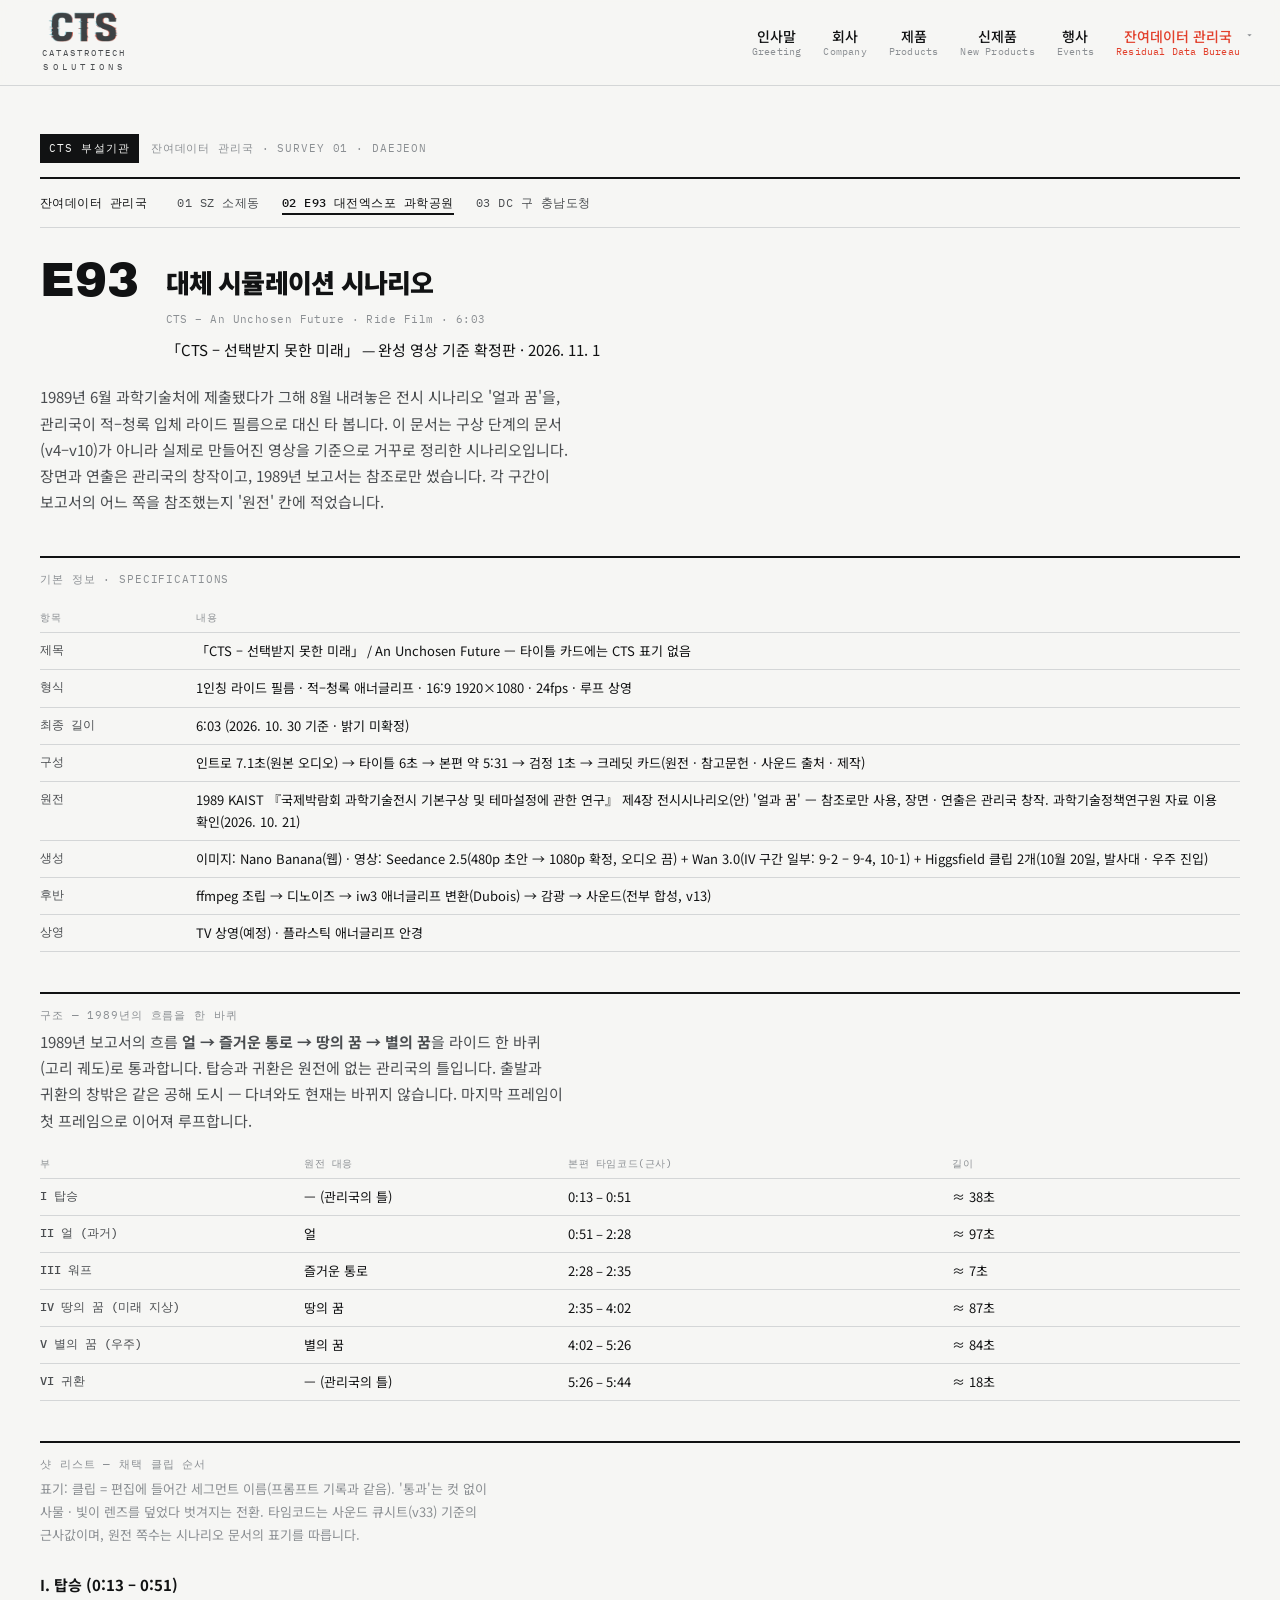
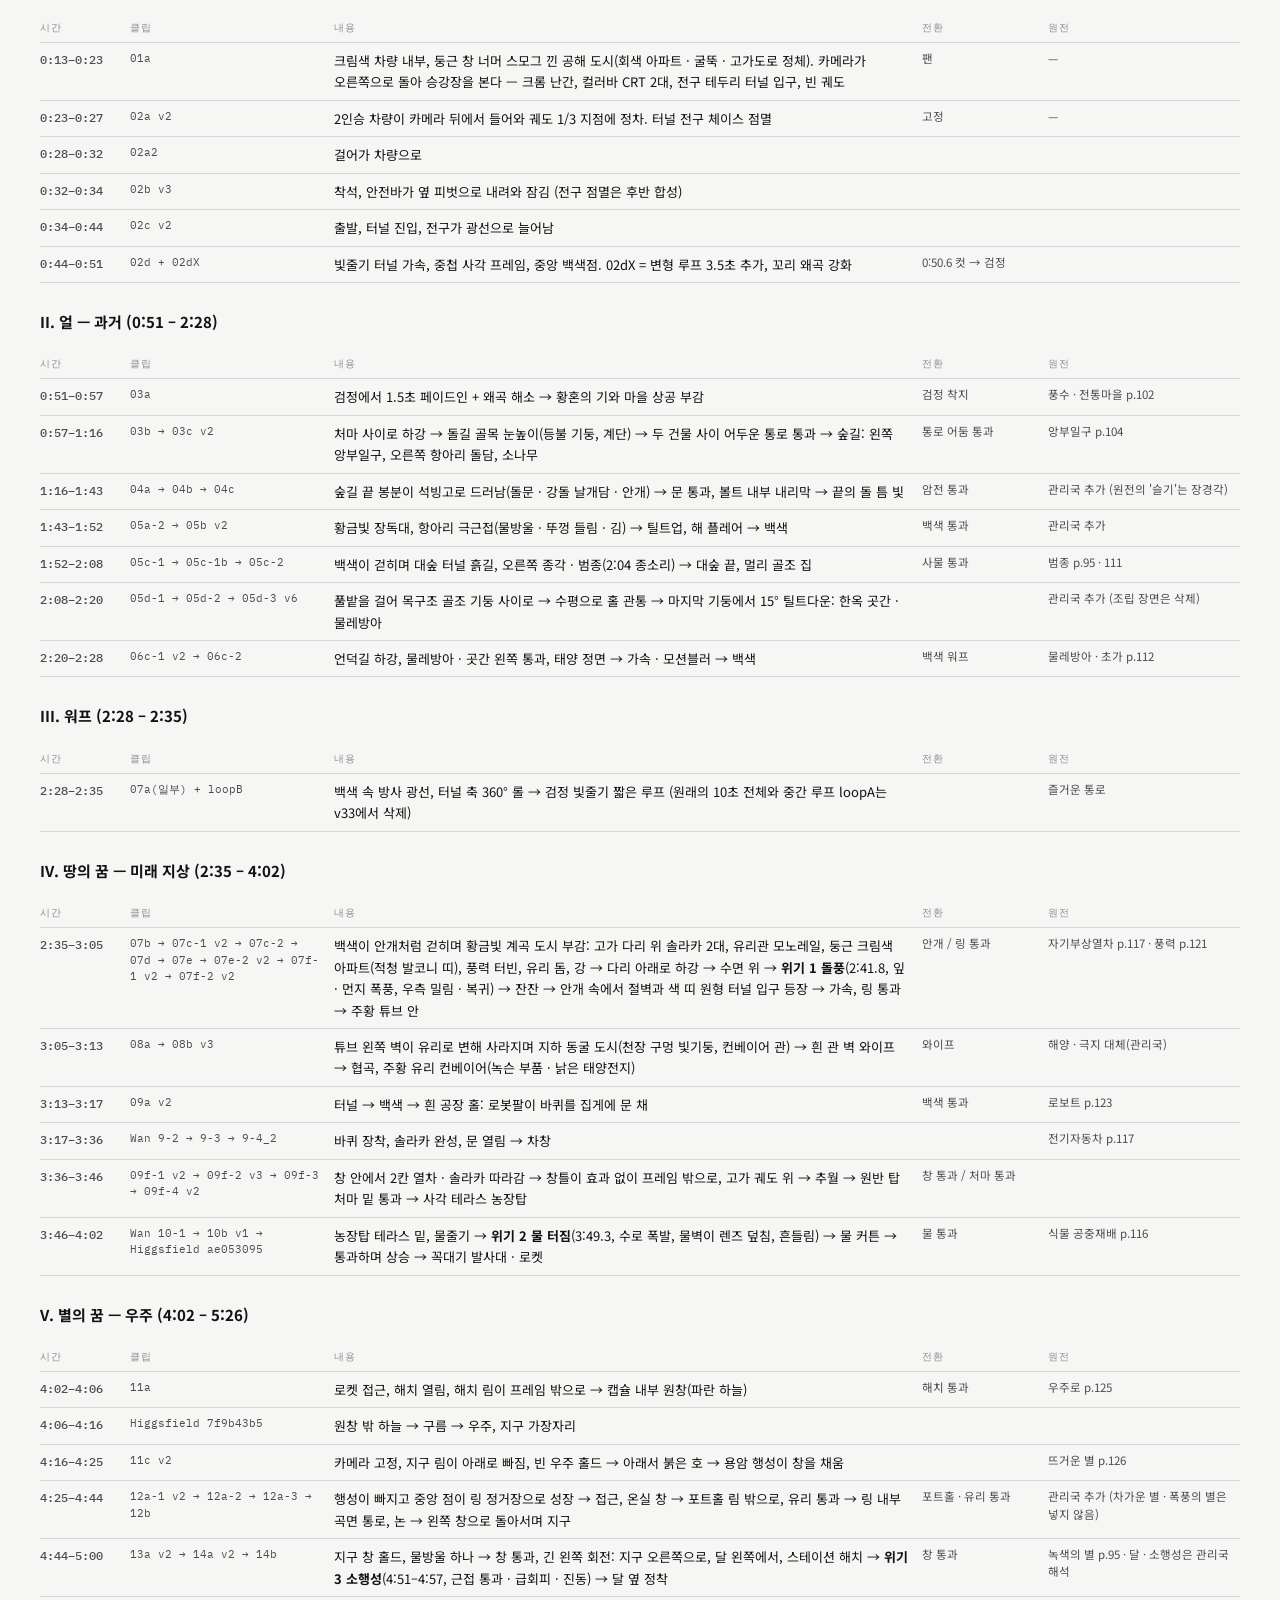
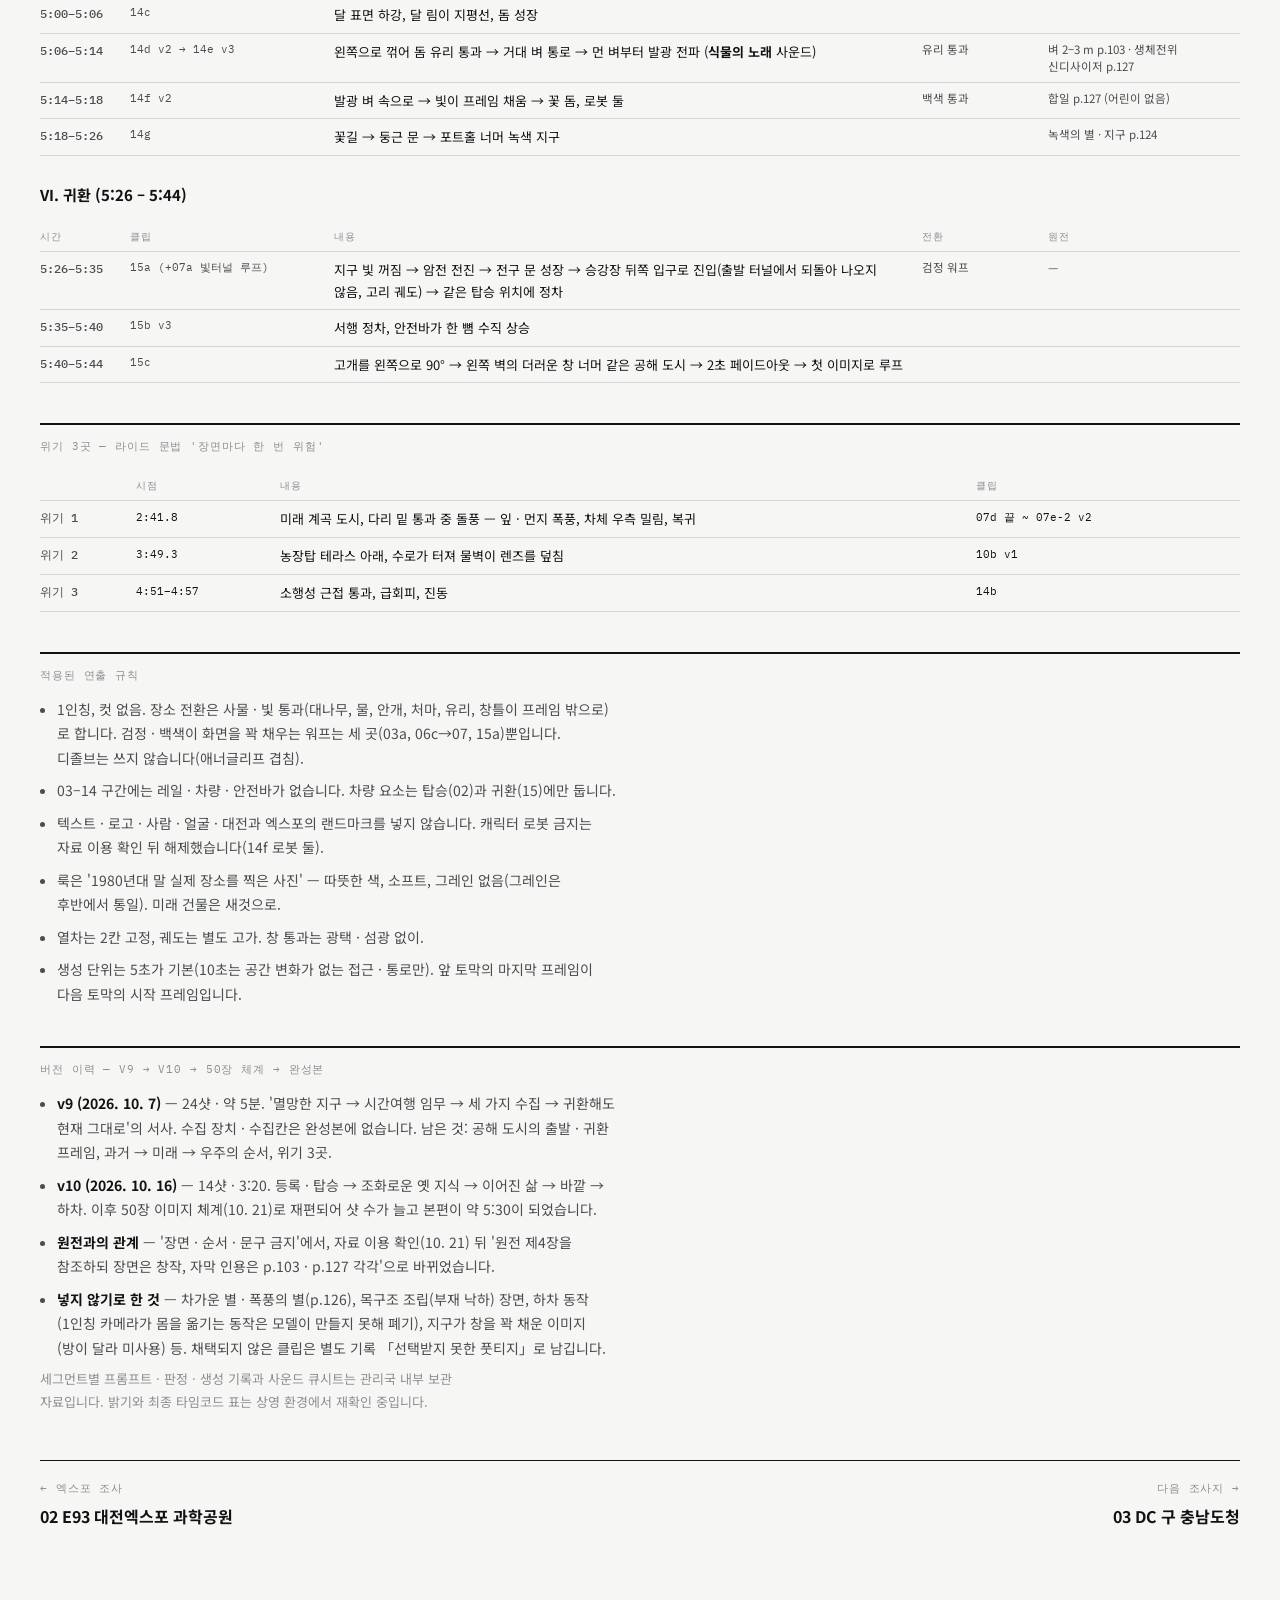
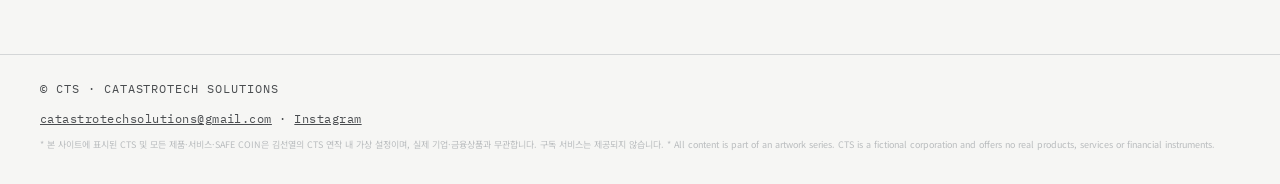
<file: bureau/e93/scenario/index.html>
<!doctype html>
<html lang="ko">
<head>
<meta charset="utf-8">
<meta name="viewport" content="width=device-width, initial-scale=1, viewport-fit=cover">
<title>대체 시뮬레이션 시나리오 | 대전엑스포 과학공원 | 잔여데이터 관리국 | CTS — CatastroTech Solutions</title>
<meta name="description" content="CTS 재난을 기회로 바꾸다 — From catastrophe to opportunity">
<meta name="referrer" content="strict-origin-when-cross-origin">
<meta property="og:title" content="CTS — CatastroTech Solutions">
<meta property="og:description" content="재난을 기회로 바꾸다 / From catastrophe to opportunity">
<meta property="og:image" content="https://cts-catastrotechsolutions.vercel.app/img/slogan.jpg">
<meta property="og:url" content="https://cts-catastrotechsolutions.vercel.app/bureau/e93/scenario/">
<meta property="og:type" content="website">
<link rel="preconnect" href="https://fonts.googleapis.com">
<link rel="preconnect" href="https://fonts.gstatic.com" crossorigin>
<link rel="stylesheet" href="https://fonts.googleapis.com/css2?family=Archivo+Black&family=IBM+Plex+Mono:wght@400;500&family=Noto+Sans+KR:wght@400;500;700;900&display=swap">
<link rel="stylesheet" href="../../../css/style.css">
<script src="../../../js/menu.js" defer></script>
</head>
<body>

<header>
  <div class="wrap">
    <a class="logo" href="../../../" aria-label="CTS 홈"><img src="../../../img/cts-mark.png" alt="CTS" width="360" height="155"><span>CATASTROTECH<br><small>SOLUTIONS</small></span></a>
    <nav aria-label="주 메뉴">
      <a href="../../../greeting/">인사말<small>Greeting</small></a>
      <a href="../../../company/">회사<small>Company</small></a>
      <a href="../../../products/">제품<small>Products</small></a>
      <a href="../../../new/">신제품<small>New Products</small></a>
      <a href="../../../popup/">행사<small>Events</small></a>
      <div class="menu">
        <a href="../../../bureau/" aria-current="page">잔여데이터 관리국<small>Residual Data Bureau</small></a>
        <div class="dropdown" aria-label="관리국 조사지">
          <a href="../../../bureau/sz/"><span class="reg">01 SZ</span>소제동</a>
          <a href="../../../bureau/e93/" aria-current="page"><span class="reg">02 E93</span>대전엑스포 과학공원</a>
          <a href="../../../bureau/dc/"><span class="reg">03 DC</span>구 충남도청</a>
        </div>
      </div>
    </nav>
  </div>
</header>

<main>
  <section class="page-top bureau rsch-page">
    <div class="wrap">
      <div class="crumb"><span class="affil">CTS 부설기관</span><span class="mono">잔여데이터 관리국 · Survey 01 · Daejeon</span></div>
      <div class="subnav" role="navigation" aria-label="관리국 메뉴">
        <a class="home" href="../../">잔여데이터 관리국</a>
        <a href="../../sz/">01 SZ 소제동</a>
        <a href="../../e93/" aria-current="page">02 E93 대전엑스포 과학공원</a>
        <a href="../../dc/">03 DC 구 충남도청</a>
      </div>
      <article class="rsch" id="e93-scenario">
        <div class="rsch-head">
          <span class="reg">E93</span>
          <div>
            <h3>대체 시뮬레이션 시나리오 <em lang="en">CTS – An Unchosen Future · Ride Film · 6:03</em></h3>
            <p class="q">「CTS – 선택받지 못한 미래」 — 완성 영상 기준 확정판 · 2026. 11. 1</p>
          </div>
        </div>
        <p class="intro">1989년 6월 과학기술처에 제출됐다가 그해 8월 내려놓은 전시 시나리오 '얼과 꿈'을, 관리국이 적–청록 입체 라이드 필름으로 대신 타 봅니다. 이 문서는 구상 단계의 문서(v4–v10)가 아니라 실제로 만들어진 영상을 기준으로 거꾸로 정리한 시나리오입니다. 장면과 연출은 관리국의 창작이고, 1989년 보고서는 참조로만 썼습니다. 각 구간이 보고서의 어느 쪽을 참조했는지 '원전' 칸에 적었습니다.</p>

        <div class="rsch-sec">기본 정보 · Specifications</div>
        <div class="tbl"><table class="rsch-table spec"><colgroup><col style="width:13%"><col style="width:87%"></colgroup><thead><tr><th>항목</th><th>내용</th></tr></thead><tbody>
          <tr><th>제목</th><td>「CTS – 선택받지 못한 미래」 / An Unchosen Future — 타이틀 카드에는 CTS 표기 없음</td></tr>
          <tr><th>형식</th><td>1인칭 라이드 필름 · 적–청록 애너글리프 · 16:9 1920×1080 · 24fps · 루프 상영</td></tr>
          <tr><th>최종 길이</th><td>6:03 (2026. 10. 30 기준 · 밝기 미확정)</td></tr>
          <tr><th>구성</th><td>인트로 7.1초(원본 오디오) → 타이틀 6초 → 본편 약 5:31 → 검정 1초 → 크레딧 카드(원전 · 참고문헌 · 사운드 출처 · 제작)</td></tr>
          <tr><th>원전</th><td>1989 KAIST 『국제박람회 과학기술전시 기본구상 및 테마설정에 관한 연구』 제4장 전시시나리오(안) '얼과 꿈' — 참조로만 사용, 장면 · 연출은 관리국 창작. 과학기술정책연구원 자료 이용 확인(2026. 10. 21)</td></tr>
          <tr><th>생성</th><td>이미지: Nano Banana(웹) · 영상: Seedance 2.5(480p 초안 → 1080p 확정, 오디오 끔) + Wan 3.0(IV 구간 일부: 9-2 – 9-4, 10-1) + Higgsfield 클립 2개(10월 20일, 발사대 · 우주 진입)</td></tr>
          <tr><th>후반</th><td>ffmpeg 조립 → 디노이즈 → iw3 애너글리프 변환(Dubois) → 감광 → 사운드(전부 합성, v13)</td></tr>
          <tr><th>상영</th><td>TV 상영(예정) · 플라스틱 애너글리프 안경</td></tr>
        </tbody></table></div>

        <div class="rsch-sec">구조 — 1989년의 흐름을 한 바퀴</div>
        <p class="intro">1989년 보고서의 흐름 <b>얼 → 즐거운 통로 → 땅의 꿈 → 별의 꿈</b>을 라이드 한 바퀴(고리 궤도)로 통과합니다. 탑승과 귀환은 원전에 없는 관리국의 틀입니다. 출발과 귀환의 창밖은 같은 공해 도시 — 다녀와도 현재는 바뀌지 않습니다. 마지막 프레임이 첫 프레임으로 이어져 루프합니다.</p>
        <div class="tbl"><table class="rsch-table parts"><colgroup><col style="width:22%"><col style="width:22%"><col style="width:32%"><col style="width:24%"></colgroup><thead><tr><th>부</th><th>원전 대응</th><th>본편 타임코드(근사)</th><th>길이</th></tr></thead><tbody>
          <tr><th>I 탑승</th><td>— (관리국의 틀)</td><td>0:13 – 0:51</td><td>≈ 38초</td></tr>
          <tr><th>II 얼 (과거)</th><td>얼</td><td>0:51 – 2:28</td><td>≈ 97초</td></tr>
          <tr><th>III 워프</th><td>즐거운 통로</td><td>2:28 – 2:35</td><td>≈ 7초</td></tr>
          <tr><th>IV 땅의 꿈 (미래 지상)</th><td>땅의 꿈</td><td>2:35 – 4:02</td><td>≈ 87초</td></tr>
          <tr><th>V 별의 꿈 (우주)</th><td>별의 꿈</td><td>4:02 – 5:26</td><td>≈ 84초</td></tr>
          <tr><th>VI 귀환</th><td>— (관리국의 틀)</td><td>5:26 – 5:44</td><td>≈ 18초</td></tr>
        </tbody></table></div>

        <div class="rsch-sec">샷 리스트 — 채택 클립 순서</div>
        <p class="intro small">표기: 클립 = 편집에 들어간 세그먼트 이름(프롬프트 기록과 같음). '통과'는 컷 없이 사물 · 빛이 렌즈를 덮었다 벗겨지는 전환. 타임코드는 사운드 큐시트(v33) 기준의 근사값이며, 원전 쪽수는 시나리오 문서의 표기를 따릅니다.</p>
        <h4 class="shots-h">I. 탑승 (0:13 – 0:51)</h4>
        <div class="tbl"><table class="rsch-table shots"><colgroup><col style="width:7.5%"><col style="width:17%"><col style="width:49%"><col style="width:10.5%"><col style="width:16%"></colgroup><thead><tr><th>시간</th><th>클립</th><th>내용</th><th>전환</th><th>원전</th></tr></thead><tbody>
          <tr><th>0:13–0:23</th><td>01a</td><td>크림색 차량 내부, 둥근 창 너머 스모그 낀 공해 도시(회색 아파트 · 굴뚝 · 고가도로 정체). 카메라가 오른쪽으로 돌아 승강장을 본다 — 크롬 난간, 컬러바 CRT 2대, 전구 테두리 터널 입구, 빈 궤도</td><td>팬</td><td>—</td></tr>
          <tr><th>0:23–0:27</th><td>02a v2</td><td>2인승 차량이 카메라 뒤에서 들어와 궤도 1/3 지점에 정차. 터널 전구 체이스 점멸</td><td>고정</td><td>—</td></tr>
          <tr><th>0:28–0:32</th><td>02a2</td><td>걸어가 차량으로</td><td></td><td></td></tr>
          <tr><th>0:32–0:34</th><td>02b v3</td><td>착석, 안전바가 옆 피벗으로 내려와 잠김 (전구 점멸은 후반 합성)</td><td></td><td></td></tr>
          <tr><th>0:34–0:44</th><td>02c v2</td><td>출발, 터널 진입, 전구가 광선으로 늘어남</td><td></td><td></td></tr>
          <tr><th>0:44–0:51</th><td>02d + 02dX</td><td>빛줄기 터널 가속, 중첩 사각 프레임, 중앙 백색점. 02dX = 변형 루프 3.5초 추가, 꼬리 왜곡 강화</td><td>0:50.6 컷 → 검정</td><td></td></tr>
        </tbody></table></div>
        <h4 class="shots-h">II. 얼 — 과거 (0:51 – 2:28)</h4>
        <div class="tbl"><table class="rsch-table shots"><colgroup><col style="width:7.5%"><col style="width:17%"><col style="width:49%"><col style="width:10.5%"><col style="width:16%"></colgroup><thead><tr><th>시간</th><th>클립</th><th>내용</th><th>전환</th><th>원전</th></tr></thead><tbody>
          <tr><th>0:51–0:57</th><td>03a</td><td>검정에서 1.5초 페이드인 + 왜곡 해소 → 황혼의 기와 마을 상공 부감</td><td>검정 착지</td><td>풍수 · 전통마을 p.102</td></tr>
          <tr><th>0:57–1:16</th><td>03b → 03c v2</td><td>처마 사이로 하강 → 돌길 골목 눈높이(등불 기둥, 계단) → 두 건물 사이 어두운 통로 통과 → 숲길: 왼쪽 앙부일구, 오른쪽 항아리 돌담, 소나무</td><td>통로 어둠 통과</td><td>앙부일구 p.104</td></tr>
          <tr><th>1:16–1:43</th><td>04a → 04b → 04c</td><td>숲길 끝 봉분이 석빙고로 드러남(돌문 · 강돌 날개담 · 안개) → 문 통과, 볼트 내부 내리막 → 끝의 돌 틈 빛</td><td>암전 통과</td><td>관리국 추가 (원전의 '슬기'는 장경각)</td></tr>
          <tr><th>1:43–1:52</th><td>05a-2 → 05b v2</td><td>황금빛 장독대, 항아리 극근접(물방울 · 뚜껑 들림 · 김) → 틸트업, 해 플레어 → 백색</td><td>백색 통과</td><td>관리국 추가</td></tr>
          <tr><th>1:52–2:08</th><td>05c-1 → 05c-1b → 05c-2</td><td>백색이 걷히며 대숲 터널 흙길, 오른쪽 종각 · 범종(2:04 종소리) → 대숲 끝, 멀리 골조 집</td><td>사물 통과</td><td>범종 p.95 · 111</td></tr>
          <tr><th>2:08–2:20</th><td>05d-1 → 05d-2 → 05d-3 v6</td><td>풀밭을 걸어 목구조 골조 기둥 사이로 → 수평으로 홀 관통 → 마지막 기둥에서 15° 틸트다운: 한옥 곳간 · 물레방아</td><td></td><td>관리국 추가 (조립 장면은 삭제)</td></tr>
          <tr><th>2:20–2:28</th><td>06c-1 v2 → 06c-2</td><td>언덕길 하강, 물레방아 · 곳간 왼쪽 통과, 태양 정면 → 가속 · 모션블러 → 백색</td><td>백색 워프</td><td>물레방아 · 초가 p.112</td></tr>
        </tbody></table></div>
        <h4 class="shots-h">III. 워프 (2:28 – 2:35)</h4>
        <div class="tbl"><table class="rsch-table shots"><colgroup><col style="width:7.5%"><col style="width:17%"><col style="width:49%"><col style="width:10.5%"><col style="width:16%"></colgroup><thead><tr><th>시간</th><th>클립</th><th>내용</th><th>전환</th><th>원전</th></tr></thead><tbody>
          <tr><th>2:28–2:35</th><td>07a(일부) + loopB</td><td>백색 속 방사 광선, 터널 축 360° 롤 → 검정 빛줄기 짧은 루프 (원래의 10초 전체와 중간 루프 loopA는 v33에서 삭제)</td><td></td><td>즐거운 통로</td></tr>
        </tbody></table></div>
        <h4 class="shots-h">IV. 땅의 꿈 — 미래 지상 (2:35 – 4:02)</h4>
        <div class="tbl"><table class="rsch-table shots"><colgroup><col style="width:7.5%"><col style="width:17%"><col style="width:49%"><col style="width:10.5%"><col style="width:16%"></colgroup><thead><tr><th>시간</th><th>클립</th><th>내용</th><th>전환</th><th>원전</th></tr></thead><tbody>
          <tr><th>2:35–3:05</th><td>07b → 07c-1 v2 → 07c-2 → 07d → 07e → 07e-2 v2 → 07f-1 v2 → 07f-2 v2</td><td>백색이 안개처럼 걷히며 황금빛 계곡 도시 부감: 고가 다리 위 솔라카 2대, 유리관 모노레일, 둥근 크림색 아파트(적청 발코니 띠), 풍력 터빈, 유리 돔, 강 → 다리 아래로 하강 → 수면 위 → <b>위기 1 돌풍</b>(2:41.8, 잎 · 먼지 폭풍, 우측 밀림 · 복귀) → 잔잔 → 안개 속에서 절벽과 색 띠 원형 터널 입구 등장 → 가속, 링 통과 → 주황 튜브 안</td><td>안개 / 링 통과</td><td>자기부상열차 p.117 · 풍력 p.121</td></tr>
          <tr><th>3:05–3:13</th><td>08a → 08b v3</td><td>튜브 왼쪽 벽이 유리로 변해 사라지며 지하 동굴 도시(천장 구멍 빛기둥, 컨베이어 관) → 흰 관 벽 와이프 → 협곡, 주황 유리 컨베이어(녹슨 부품 · 낡은 태양전지)</td><td>와이프</td><td>해양 · 극지 대체(관리국)</td></tr>
          <tr><th>3:13–3:17</th><td>09a v2</td><td>터널 → 백색 → 흰 공장 홀: 로봇팔이 바퀴를 집게에 문 채</td><td>백색 통과</td><td>로보트 p.123</td></tr>
          <tr><th>3:17–3:36</th><td>Wan 9-2 → 9-3 → 9-4_2</td><td>바퀴 장착, 솔라카 완성, 문 열림 → 차창</td><td></td><td>전기자동차 p.117</td></tr>
          <tr><th>3:36–3:46</th><td>09f-1 v2 → 09f-2 v3 → 09f-3 → 09f-4 v2</td><td>창 안에서 2칸 열차 · 솔라카 따라감 → 창틀이 효과 없이 프레임 밖으로, 고가 궤도 위 → 추월 → 원반 탑 처마 밑 통과 → 사각 테라스 농장탑</td><td>창 통과 / 처마 통과</td><td></td></tr>
          <tr><th>3:46–4:02</th><td>Wan 10-1 → 10b v1 → Higgsfield ae053095</td><td>농장탑 테라스 밑, 물줄기 → <b>위기 2 물 터짐</b>(3:49.3, 수로 폭발, 물벽이 렌즈 덮침, 흔들림) → 물 커튼 → 통과하며 상승 → 꼭대기 발사대 · 로켓</td><td>물 통과</td><td>식물 공중재배 p.116</td></tr>
        </tbody></table></div>
        <h4 class="shots-h">V. 별의 꿈 — 우주 (4:02 – 5:26)</h4>
        <div class="tbl"><table class="rsch-table shots"><colgroup><col style="width:7.5%"><col style="width:17%"><col style="width:49%"><col style="width:10.5%"><col style="width:16%"></colgroup><thead><tr><th>시간</th><th>클립</th><th>내용</th><th>전환</th><th>원전</th></tr></thead><tbody>
          <tr><th>4:02–4:06</th><td>11a</td><td>로켓 접근, 해치 열림, 해치 림이 프레임 밖으로 → 캡슐 내부 원창(파란 하늘)</td><td>해치 통과</td><td>우주로 p.125</td></tr>
          <tr><th>4:06–4:16</th><td>Higgsfield 7f9b43b5</td><td>원창 밖 하늘 → 구름 → 우주, 지구 가장자리</td><td></td><td></td></tr>
          <tr><th>4:16–4:25</th><td>11c v2</td><td>카메라 고정, 지구 림이 아래로 빠짐, 빈 우주 홀드 → 아래서 붉은 호 → 용암 행성이 창을 채움</td><td></td><td>뜨거운 별 p.126</td></tr>
          <tr><th>4:25–4:44</th><td>12a-1 v2 → 12a-2 → 12a-3 → 12b</td><td>행성이 빠지고 중앙 점이 링 정거장으로 성장 → 접근, 온실 창 → 포트홀 림 밖으로, 유리 통과 → 링 내부 곡면 통로, 논 → 왼쪽 창으로 돌아서며 지구</td><td>포트홀 · 유리 통과</td><td>관리국 추가 (차가운 별 · 폭풍의 별은 넣지 않음)</td></tr>
          <tr><th>4:44–5:00</th><td>13a v2 → 14a v2 → 14b</td><td>지구 창 홀드, 물방울 하나 → 창 통과, 긴 왼쪽 회전: 지구 오른쪽으로, 달 왼쪽에서, 스테이션 해치 → <b>위기 3 소행성</b>(4:51–4:57, 근접 통과 · 급회피 · 진동) → 달 옆 정착</td><td>창 통과</td><td>녹색의 별 p.95 · 달 · 소행성은 관리국 해석</td></tr>
          <tr><th>5:00–5:06</th><td>14c</td><td>달 표면 하강, 달 림이 지평선, 돔 성장</td><td></td><td></td></tr>
          <tr><th>5:06–5:14</th><td>14d v2 → 14e v3</td><td>왼쪽으로 꺾어 돔 유리 통과 → 거대 벼 통로 → 먼 벼부터 발광 전파 (<b>식물의 노래</b> 사운드)</td><td>유리 통과</td><td>벼 2–3 m p.103 · 생체전위 신디사이저 p.127</td></tr>
          <tr><th>5:14–5:18</th><td>14f v2</td><td>발광 벼 속으로 → 빛이 프레임 채움 → 꽃 돔, 로봇 둘</td><td>백색 통과</td><td>합일 p.127 (어린이 없음)</td></tr>
          <tr><th>5:18–5:26</th><td>14g</td><td>꽃길 → 둥근 문 → 포트홀 너머 녹색 지구</td><td></td><td>녹색의 별 · 지구 p.124</td></tr>
        </tbody></table></div>
        <h4 class="shots-h">VI. 귀환 (5:26 – 5:44)</h4>
        <div class="tbl"><table class="rsch-table shots"><colgroup><col style="width:7.5%"><col style="width:17%"><col style="width:49%"><col style="width:10.5%"><col style="width:16%"></colgroup><thead><tr><th>시간</th><th>클립</th><th>내용</th><th>전환</th><th>원전</th></tr></thead><tbody>
          <tr><th>5:26–5:35</th><td>15a (+07a 빛터널 루프)</td><td>지구 빛 꺼짐 → 암전 전진 → 전구 문 성장 → 승강장 뒤쪽 입구로 진입(출발 터널에서 되돌아 나오지 않음, 고리 궤도) → 같은 탑승 위치에 정차</td><td>검정 워프</td><td>—</td></tr>
          <tr><th>5:35–5:40</th><td>15b v3</td><td>서행 정차, 안전바가 한 뼘 수직 상승</td><td></td><td></td></tr>
          <tr><th>5:40–5:44</th><td>15c</td><td>고개를 왼쪽으로 90° → 왼쪽 벽의 더러운 창 너머 같은 공해 도시 → 2초 페이드아웃 → 첫 이미지로 루프</td><td></td><td></td></tr>
        </tbody></table></div>

        <div class="rsch-sec">위기 3곳 — 라이드 문법 '장면마다 한 번 위험'</div>
        <div class="tbl"><table class="rsch-table crisis"><colgroup><col style="width:8%"><col style="width:12%"><col style="width:58%"><col style="width:22%"></colgroup><thead><tr><th></th><th>시점</th><th>내용</th><th>클립</th></tr></thead><tbody>
          <tr><th>위기 1</th><td>2:41.8</td><td>미래 계곡 도시, 다리 밑 통과 중 돌풍 — 잎 · 먼지 폭풍, 차체 우측 밀림, 복귀</td><td>07d 끝 ~ 07e-2 v2</td></tr>
          <tr><th>위기 2</th><td>3:49.3</td><td>농장탑 테라스 아래, 수로가 터져 물벽이 렌즈를 덮침</td><td>10b v1</td></tr>
          <tr><th>위기 3</th><td>4:51–4:57</td><td>소행성 근접 통과, 급회피, 진동</td><td>14b</td></tr>
        </tbody></table></div>

        <div class="rsch-sec">적용된 연출 규칙</div>
        <ul class="rules">
          <li>1인칭, 컷 없음. 장소 전환은 사물 · 빛 통과(대나무, 물, 안개, 처마, 유리, 창틀이 프레임 밖으로)로 합니다. 검정 · 백색이 화면을 꽉 채우는 워프는 세 곳(03a, 06c→07, 15a)뿐입니다. 디졸브는 쓰지 않습니다(애너글리프 겹침).</li>
          <li>03–14 구간에는 레일 · 차량 · 안전바가 없습니다. 차량 요소는 탑승(02)과 귀환(15)에만 둡니다.</li>
          <li>텍스트 · 로고 · 사람 · 얼굴 · 대전과 엑스포의 랜드마크를 넣지 않습니다. 캐릭터 로봇 금지는 자료 이용 확인 뒤 해제했습니다(14f 로봇 둘).</li>
          <li>룩은 '1980년대 말 실제 장소를 찍은 사진' — 따뜻한 색, 소프트, 그레인 없음(그레인은 후반에서 통일). 미래 건물은 새것으로.</li>
          <li>열차는 2칸 고정, 궤도는 별도 고가. 창 통과는 광택 · 섬광 없이.</li>
          <li>생성 단위는 5초가 기본(10초는 공간 변화가 없는 접근 · 통로만). 앞 토막의 마지막 프레임이 다음 토막의 시작 프레임입니다.</li>
        </ul>

        <div class="rsch-sec">버전 이력 — v9 → v10 → 50장 체계 → 완성본</div>
        <ul class="rules">
          <li><b>v9 (2026. 10. 7)</b> — 24샷 · 약 5분. '멸망한 지구 → 시간여행 임무 → 세 가지 수집 → 귀환해도 현재 그대로'의 서사. 수집 장치 · 수집칸은 완성본에 없습니다. 남은 것: 공해 도시의 출발 · 귀환 프레임, 과거 → 미래 → 우주의 순서, 위기 3곳.</li>
          <li><b>v10 (2026. 10. 16)</b> — 14샷 · 3:20. 등록 · 탑승 → 조화로운 옛 지식 → 이어진 삶 → 바깥 → 하차. 이후 50장 이미지 체계(10. 21)로 재편되어 샷 수가 늘고 본편이 약 5:30이 되었습니다.</li>
          <li><b>원전과의 관계</b> — '장면 · 순서 · 문구 금지'에서, 자료 이용 확인(10. 21) 뒤 '원전 제4장을 참조하되 장면은 창작, 자막 인용은 p.103 · p.127 각각'으로 바뀌었습니다.</li>
          <li><b>넣지 않기로 한 것</b> — 차가운 별 · 폭풍의 별(p.126), 목구조 조립(부재 낙하) 장면, 하차 동작(1인칭 카메라가 몸을 옮기는 동작은 모델이 만들지 못해 폐기), 지구가 창을 꽉 채운 이미지(방이 달라 미사용) 등. 채택되지 않은 클립은 별도 기록 「선택받지 못한 풋티지」로 남깁니다.</li>
        </ul>
        <p class="intro small">세그먼트별 프롬프트 · 판정 · 생성 기록과 사운드 큐시트는 관리국 내부 보관 자료입니다. 밝기와 최종 타임코드 표는 상영 환경에서 재확인 중입니다.</p>
      </article>
      <div class="rsch-pager" role="navigation" aria-label="이전·다음">
        <a class="prev" href="../"><span class="mono">← 엑스포 조사</span><b>02 E93 대전엑스포 과학공원</b></a>
        <a class="next" href="../../dc/"><span class="mono">다음 조사지 →</span><b>03 DC 구 충남도청</b></a>
      </div>
    </div>
  </section>
</main>

<footer>
  <div class="wrap">
    <p>* 본 사이트에 표시된 CTS 및 모든 제품·서비스·SAFE COIN은 김선열의 CTS 연작 내 가상 설정이며, 실제 기업·금융상품과 무관합니다. 구독 서비스는 제공되지 않습니다. * All content is part of an artwork series. CTS is a fictional corporation and offers no real products, services or financial instruments.</p>
    <p class="mono footer-contact"><a href="mailto:catastrotechsolutions@gmail.com">catastrotechsolutions@gmail.com</a> · <a href="https://www.instagram.com/catastrotechsolutions/" target="_blank" rel="noopener">Instagram</a></p>
    <p class="mono">© CTS · CatastroTech Solutions</p>
  </div>
</footer>
</body>
</html>
</file>
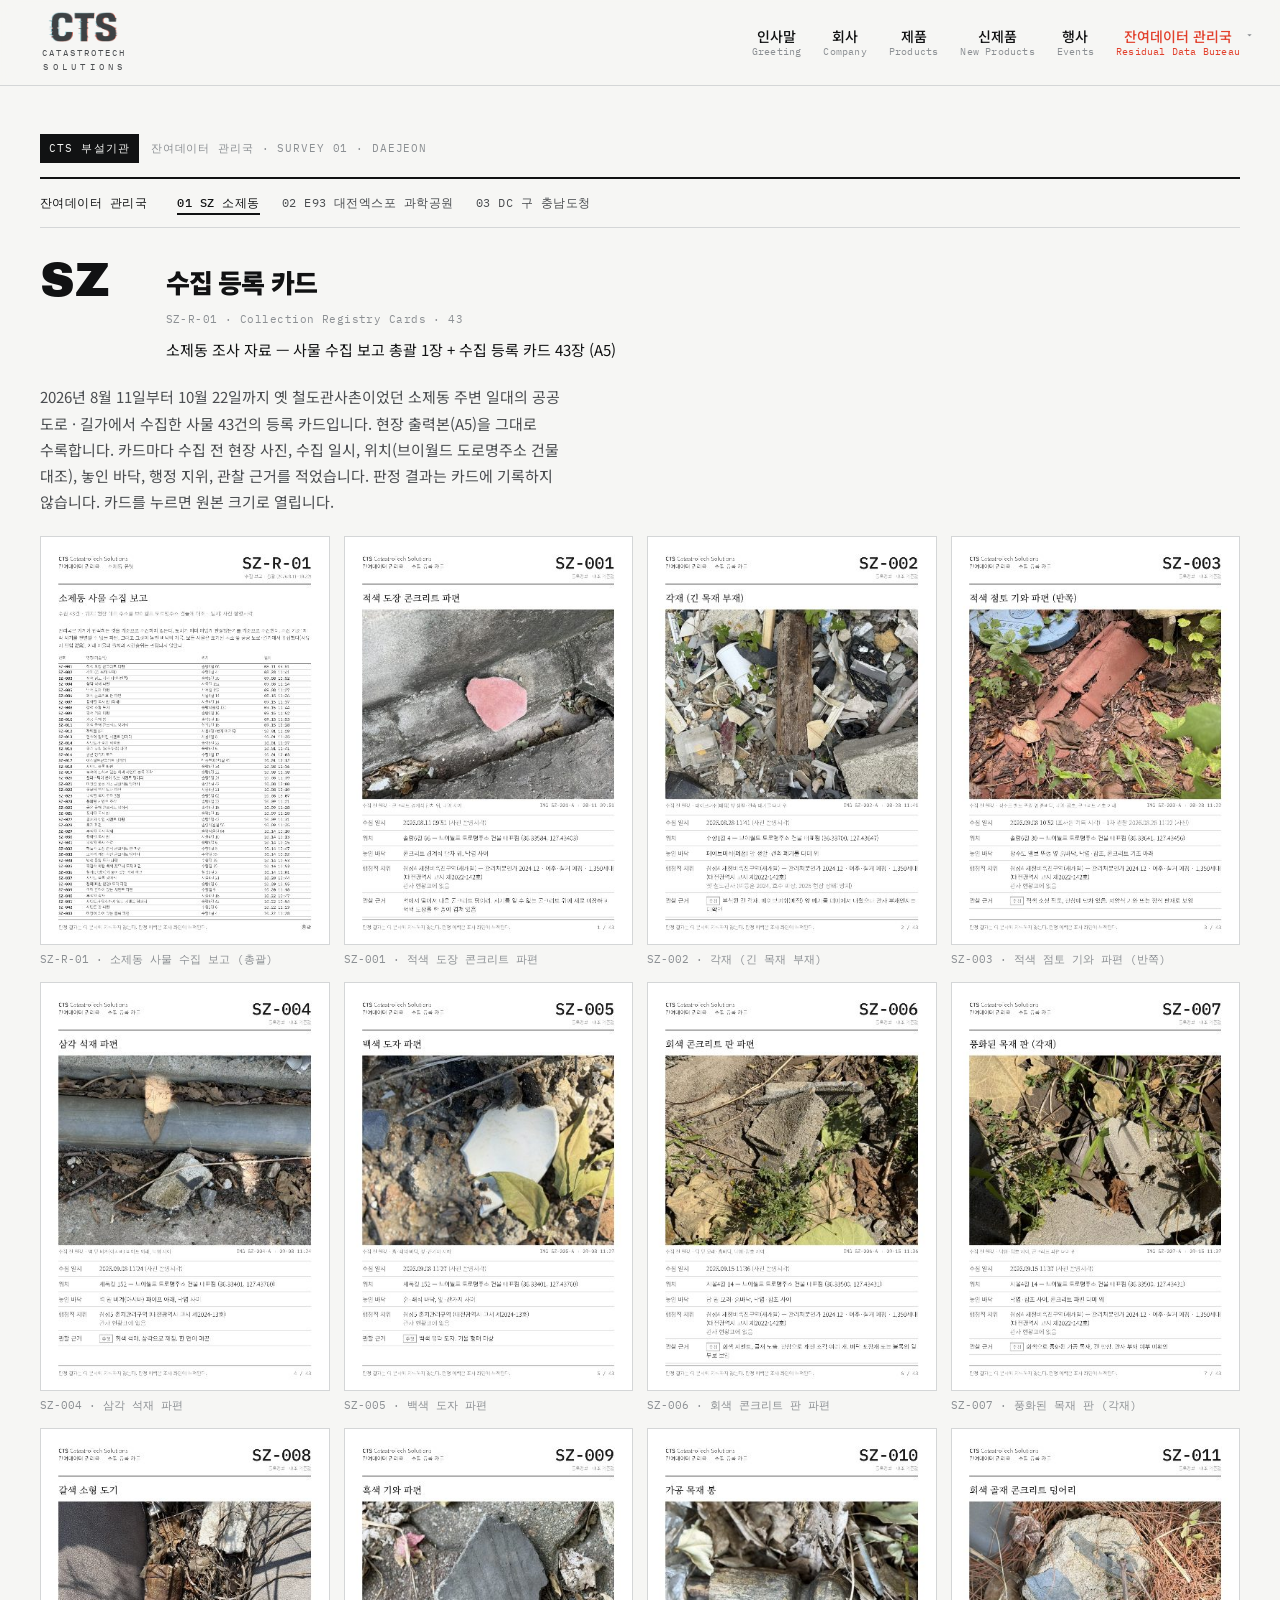
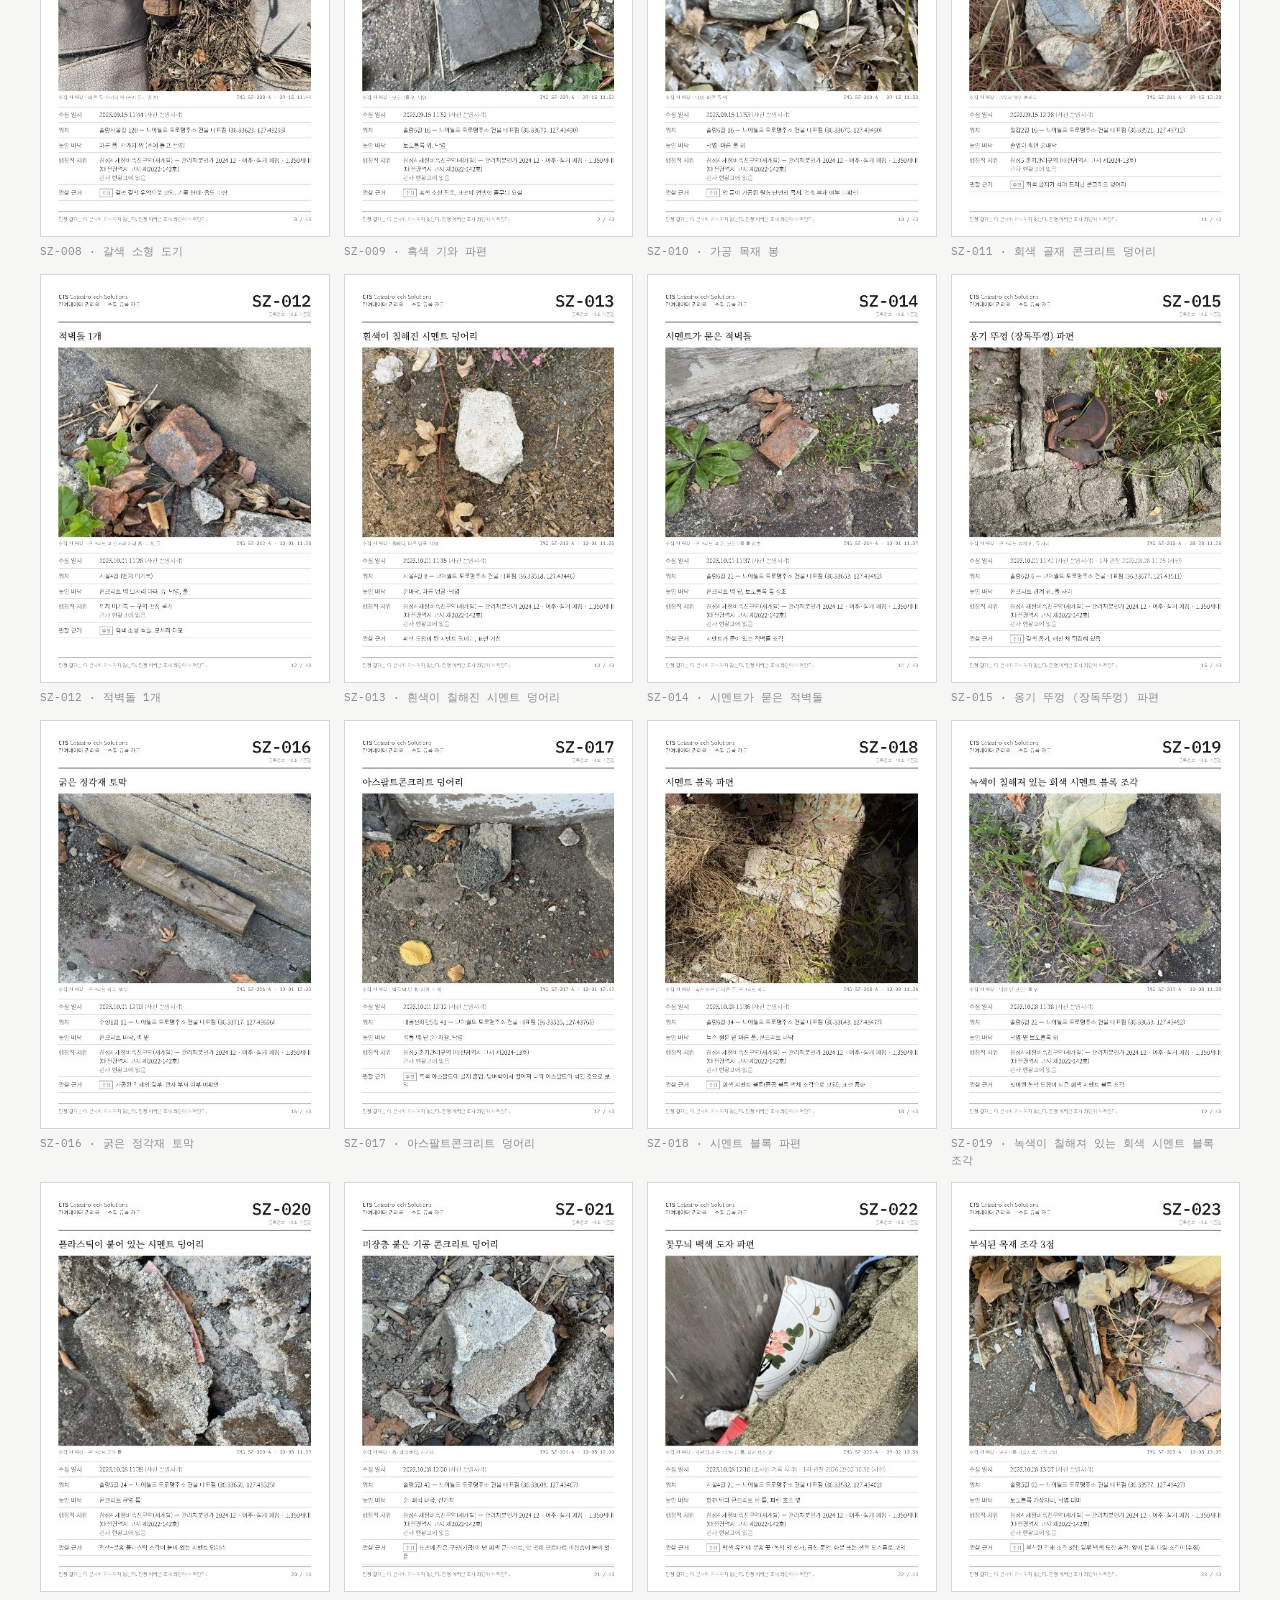
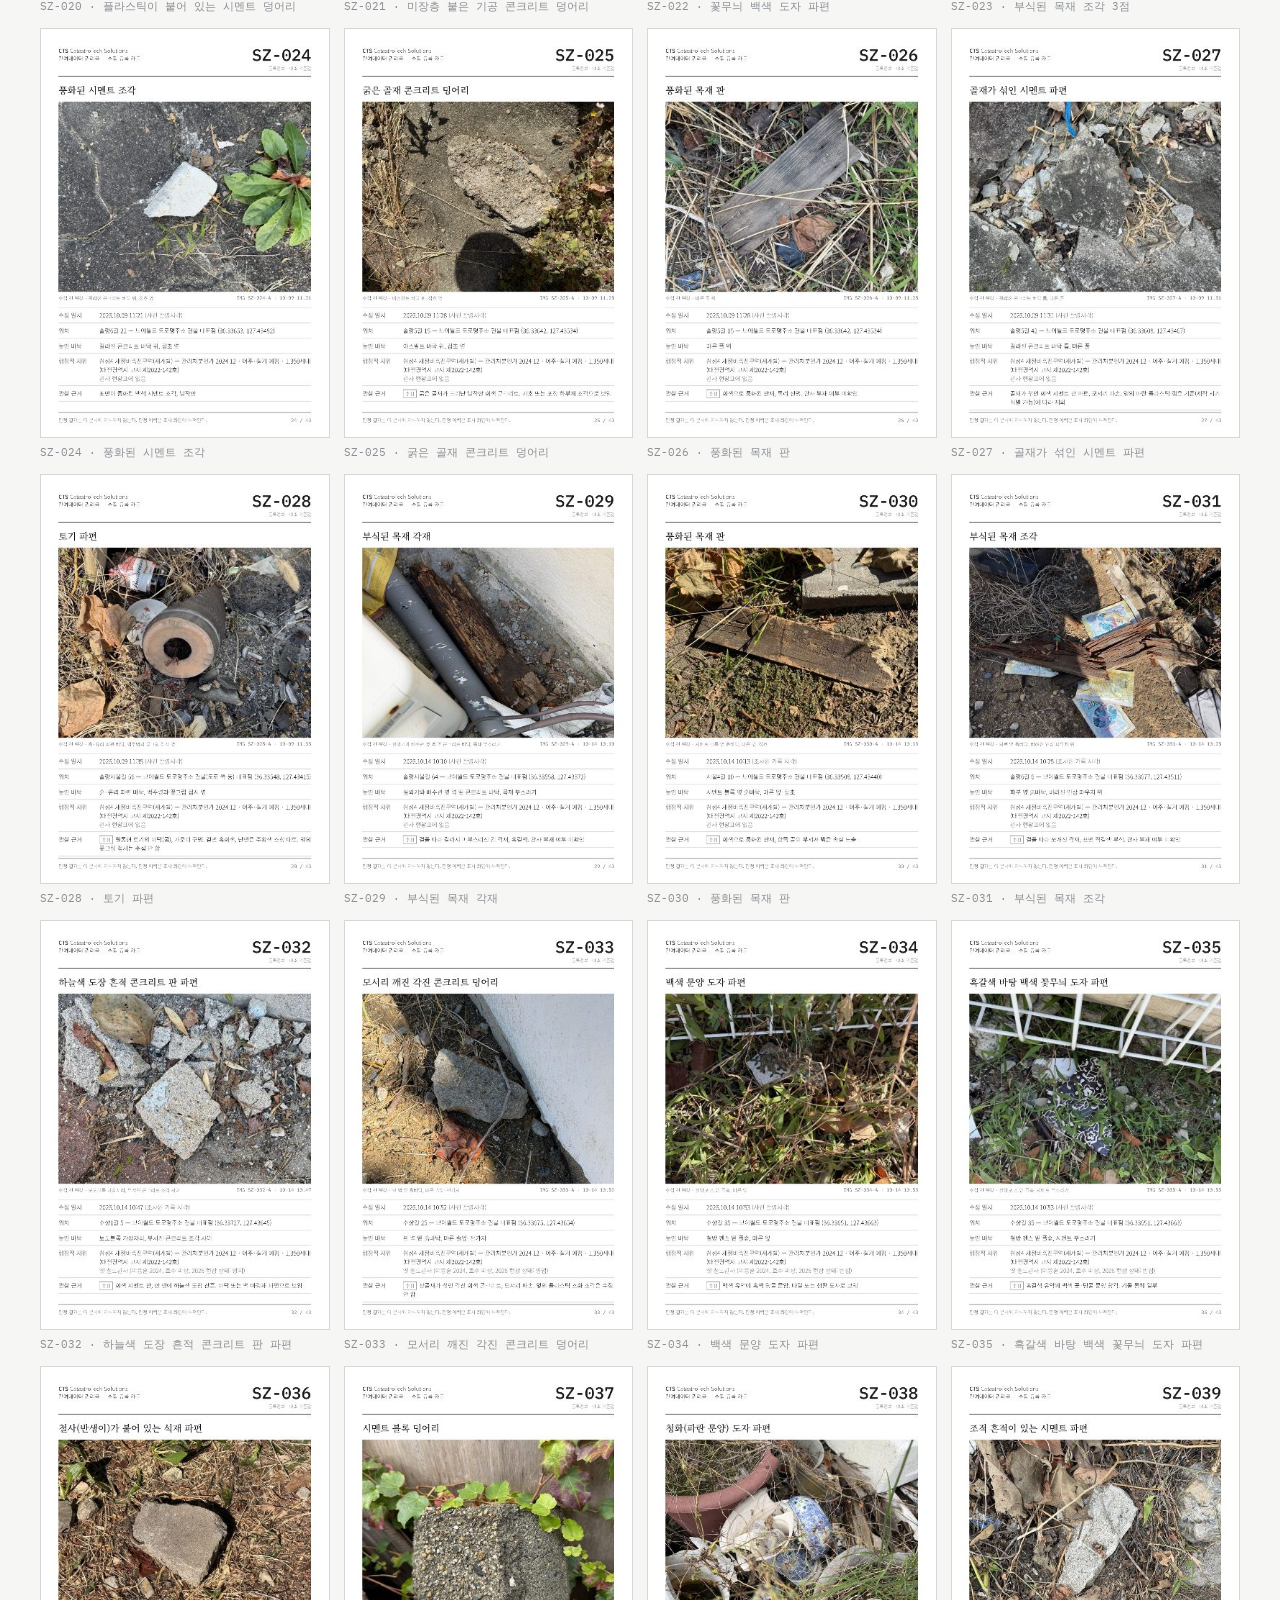
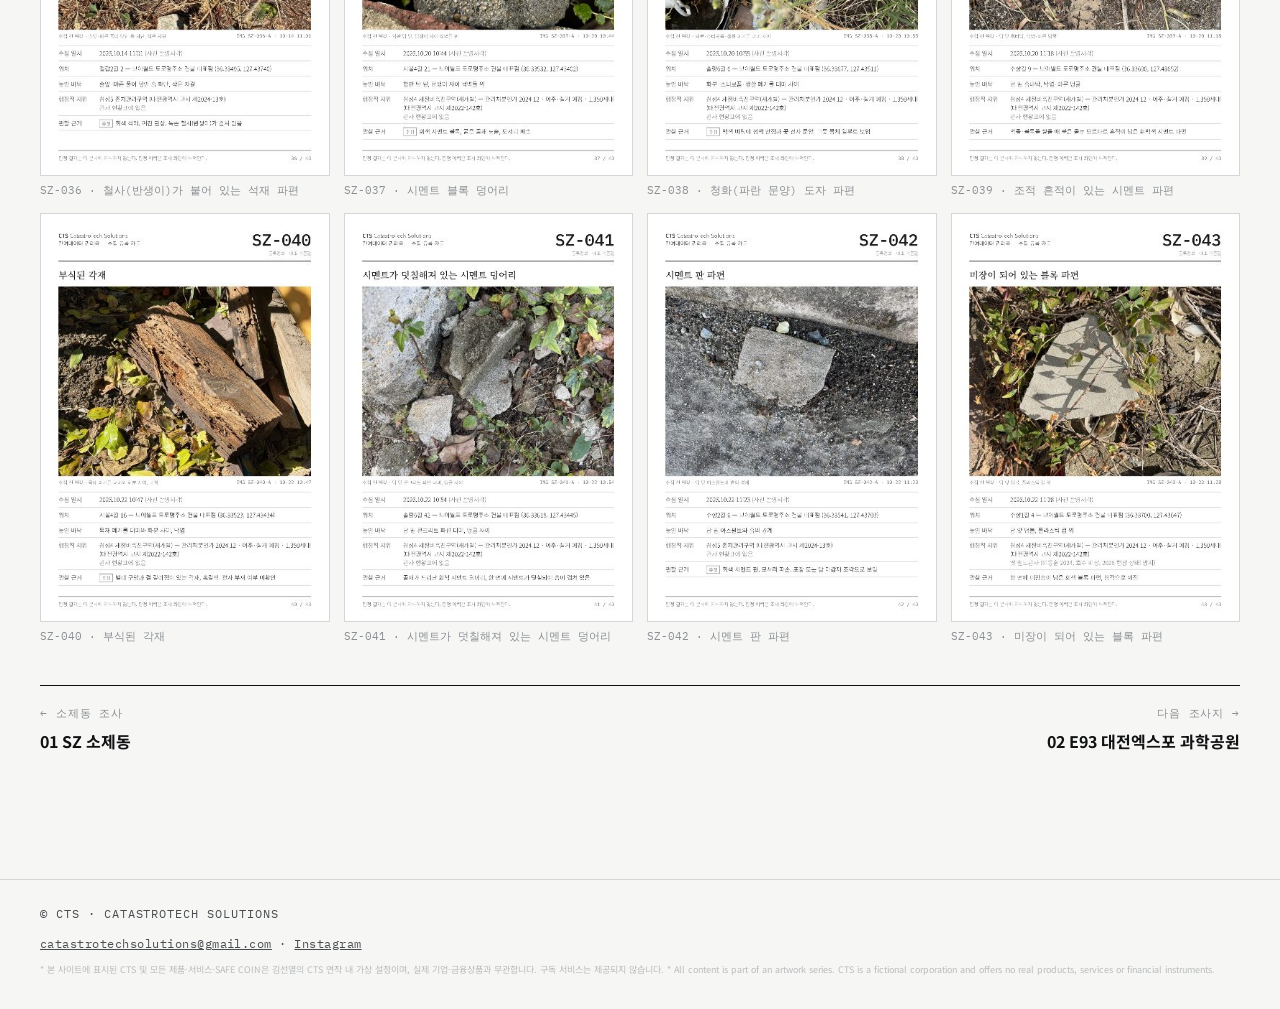
<file: bureau/sz/cards/index.html>
<!doctype html>
<html lang="ko">
<head>
<meta charset="utf-8">
<meta name="viewport" content="width=device-width, initial-scale=1, viewport-fit=cover">
<title>수집 등록 카드 | 소제동 | 잔여데이터 관리국 | CTS — CatastroTech Solutions</title>
<meta name="description" content="CTS 재난을 기회로 바꾸다 — From catastrophe to opportunity">
<meta name="referrer" content="strict-origin-when-cross-origin">
<meta property="og:title" content="CTS — CatastroTech Solutions">
<meta property="og:description" content="재난을 기회로 바꾸다 / From catastrophe to opportunity">
<meta property="og:image" content="https://cts-catastrotechsolutions.vercel.app/img/slogan.jpg">
<meta property="og:url" content="https://cts-catastrotechsolutions.vercel.app/bureau/sz/cards/">
<meta property="og:type" content="website">
<link rel="preconnect" href="https://fonts.googleapis.com">
<link rel="preconnect" href="https://fonts.gstatic.com" crossorigin>
<link rel="stylesheet" href="https://fonts.googleapis.com/css2?family=Archivo+Black&family=IBM+Plex+Mono:wght@400;500&family=Noto+Sans+KR:wght@400;500;700;900&display=swap">
<link rel="stylesheet" href="../../../css/style.css">
<script src="../../../js/menu.js" defer></script>
</head>
<body>

<header>
  <div class="wrap">
    <a class="logo" href="../../../" aria-label="CTS 홈"><img src="../../../img/cts-mark.png" alt="CTS" width="360" height="155"><span>CATASTROTECH<br><small>SOLUTIONS</small></span></a>
    <nav aria-label="주 메뉴">
      <a href="../../../greeting/">인사말<small>Greeting</small></a>
      <a href="../../../company/">회사<small>Company</small></a>
      <a href="../../../products/">제품<small>Products</small></a>
      <a href="../../../new/">신제품<small>New Products</small></a>
      <a href="../../../popup/">행사<small>Events</small></a>
      <div class="menu">
        <a href="../../../bureau/" aria-current="page">잔여데이터 관리국<small>Residual Data Bureau</small></a>
        <div class="dropdown" aria-label="관리국 조사지">
          <a href="../../../bureau/sz/" aria-current="page"><span class="reg">01 SZ</span>소제동</a>
          <a href="../../../bureau/e93/"><span class="reg">02 E93</span>대전엑스포 과학공원</a>
          <a href="../../../bureau/dc/"><span class="reg">03 DC</span>구 충남도청</a>
        </div>
      </div>
    </nav>
  </div>
</header>

<main>
  <section class="page-top bureau rsch-page">
    <div class="wrap">
      <div class="crumb"><span class="affil">CTS 부설기관</span><span class="mono">잔여데이터 관리국 · Survey 01 · Daejeon</span></div>
      <div class="subnav" role="navigation" aria-label="관리국 메뉴">
        <a class="home" href="../../">잔여데이터 관리국</a>
        <a href="../../sz/" aria-current="page">01 SZ 소제동</a>
        <a href="../../e93/">02 E93 대전엑스포 과학공원</a>
        <a href="../../dc/">03 DC 구 충남도청</a>
      </div>
      <article class="rsch" id="sz-cards">
        <div class="rsch-head">
          <span class="reg">SZ</span>
          <div>
            <h3>수집 등록 카드 <em lang="en">SZ-R-01 · Collection Registry Cards · 43</em></h3>
            <p class="q">소제동 조사 자료 — 사물 수집 보고 총괄 1장 + 수집 등록 카드 43장 (A5)</p>
          </div>
        </div>
        <p class="intro">2026년 8월 11일부터 10월 22일까지 옛 철도관사촌이었던 소제동 주변 일대의 공공 도로 · 길가에서 수집한 사물 43건의 등록 카드입니다. 현장 출력본(A5)을 그대로 수록합니다. 카드마다 수집 전 현장 사진, 수집 일시, 위치(브이월드 도로명주소 건물 대조), 놓인 바닥, 행정 지위, 관찰 근거를 적었습니다. 판정 결과는 카드에 기록하지 않습니다. 카드를 누르면 원본 크기로 열립니다.</p>
        <div class="rsch-gallery cards">
          <figure><a href="../../../img/bureau/sz_cards/sz_r01.jpg"><img src="../../../img/bureau/sz_cards/sz_r01_t.jpg" alt="SZ-R-01 소제동 사물 수집 보고 총괄" width="400" height="567" loading="lazy"></a><figcaption>SZ-R-01 · 소제동 사물 수집 보고 (총괄)</figcaption></figure>
          <figure><a href="../../../img/bureau/sz_cards/sz_c001.jpg"><img src="../../../img/bureau/sz_cards/sz_c001_t.jpg" alt="수집 등록 카드 SZ-001 적색 도장 콘크리트 파편" width="400" height="567" loading="lazy"></a><figcaption>SZ-001 · 적색 도장 콘크리트 파편</figcaption></figure>
          <figure><a href="../../../img/bureau/sz_cards/sz_c002.jpg"><img src="../../../img/bureau/sz_cards/sz_c002_t.jpg" alt="수집 등록 카드 SZ-002 각재 (긴 목재 부재)" width="400" height="567" loading="lazy"></a><figcaption>SZ-002 · 각재 (긴 목재 부재)</figcaption></figure>
          <figure><a href="../../../img/bureau/sz_cards/sz_c003.jpg"><img src="../../../img/bureau/sz_cards/sz_c003_t.jpg" alt="수집 등록 카드 SZ-003 적색 점토 기와 파편 (반쪽)" width="400" height="567" loading="lazy"></a><figcaption>SZ-003 · 적색 점토 기와 파편 (반쪽)</figcaption></figure>
          <figure><a href="../../../img/bureau/sz_cards/sz_c004.jpg"><img src="../../../img/bureau/sz_cards/sz_c004_t.jpg" alt="수집 등록 카드 SZ-004 삼각 석재 파편" width="400" height="567" loading="lazy"></a><figcaption>SZ-004 · 삼각 석재 파편</figcaption></figure>
          <figure><a href="../../../img/bureau/sz_cards/sz_c005.jpg"><img src="../../../img/bureau/sz_cards/sz_c005_t.jpg" alt="수집 등록 카드 SZ-005 백색 도자 파편" width="400" height="567" loading="lazy"></a><figcaption>SZ-005 · 백색 도자 파편</figcaption></figure>
          <figure><a href="../../../img/bureau/sz_cards/sz_c006.jpg"><img src="../../../img/bureau/sz_cards/sz_c006_t.jpg" alt="수집 등록 카드 SZ-006 회색 콘크리트 판 파편" width="400" height="567" loading="lazy"></a><figcaption>SZ-006 · 회색 콘크리트 판 파편</figcaption></figure>
          <figure><a href="../../../img/bureau/sz_cards/sz_c007.jpg"><img src="../../../img/bureau/sz_cards/sz_c007_t.jpg" alt="수집 등록 카드 SZ-007 풍화된 목재 판 (각재)" width="400" height="567" loading="lazy"></a><figcaption>SZ-007 · 풍화된 목재 판 (각재)</figcaption></figure>
          <figure><a href="../../../img/bureau/sz_cards/sz_c008.jpg"><img src="../../../img/bureau/sz_cards/sz_c008_t.jpg" alt="수집 등록 카드 SZ-008 갈색 소형 도기" width="400" height="567" loading="lazy"></a><figcaption>SZ-008 · 갈색 소형 도기</figcaption></figure>
          <figure><a href="../../../img/bureau/sz_cards/sz_c009.jpg"><img src="../../../img/bureau/sz_cards/sz_c009_t.jpg" alt="수집 등록 카드 SZ-009 흑색 기와 파편" width="400" height="567" loading="lazy"></a><figcaption>SZ-009 · 흑색 기와 파편</figcaption></figure>
          <figure><a href="../../../img/bureau/sz_cards/sz_c010.jpg"><img src="../../../img/bureau/sz_cards/sz_c010_t.jpg" alt="수집 등록 카드 SZ-010 가공 목재 봉" width="400" height="567" loading="lazy"></a><figcaption>SZ-010 · 가공 목재 봉</figcaption></figure>
          <figure><a href="../../../img/bureau/sz_cards/sz_c011.jpg"><img src="../../../img/bureau/sz_cards/sz_c011_t.jpg" alt="수집 등록 카드 SZ-011 회색 골재 콘크리트 덩어리" width="400" height="567" loading="lazy"></a><figcaption>SZ-011 · 회색 골재 콘크리트 덩어리</figcaption></figure>
          <figure><a href="../../../img/bureau/sz_cards/sz_c012.jpg"><img src="../../../img/bureau/sz_cards/sz_c012_t.jpg" alt="수집 등록 카드 SZ-012 적벽돌 1개" width="400" height="567" loading="lazy"></a><figcaption>SZ-012 · 적벽돌 1개</figcaption></figure>
          <figure><a href="../../../img/bureau/sz_cards/sz_c013.jpg"><img src="../../../img/bureau/sz_cards/sz_c013_t.jpg" alt="수집 등록 카드 SZ-013 흰색이 칠해진 시멘트 덩어리" width="400" height="567" loading="lazy"></a><figcaption>SZ-013 · 흰색이 칠해진 시멘트 덩어리</figcaption></figure>
          <figure><a href="../../../img/bureau/sz_cards/sz_c014.jpg"><img src="../../../img/bureau/sz_cards/sz_c014_t.jpg" alt="수집 등록 카드 SZ-014 시멘트가 묻은 적벽돌" width="400" height="567" loading="lazy"></a><figcaption>SZ-014 · 시멘트가 묻은 적벽돌</figcaption></figure>
          <figure><a href="../../../img/bureau/sz_cards/sz_c015.jpg"><img src="../../../img/bureau/sz_cards/sz_c015_t.jpg" alt="수집 등록 카드 SZ-015 옹기 뚜껑 (장독뚜껑) 파편" width="400" height="567" loading="lazy"></a><figcaption>SZ-015 · 옹기 뚜껑 (장독뚜껑) 파편</figcaption></figure>
          <figure><a href="../../../img/bureau/sz_cards/sz_c016.jpg"><img src="../../../img/bureau/sz_cards/sz_c016_t.jpg" alt="수집 등록 카드 SZ-016 굵은 정각재 토막" width="400" height="567" loading="lazy"></a><figcaption>SZ-016 · 굵은 정각재 토막</figcaption></figure>
          <figure><a href="../../../img/bureau/sz_cards/sz_c017.jpg"><img src="../../../img/bureau/sz_cards/sz_c017_t.jpg" alt="수집 등록 카드 SZ-017 아스팔트콘크리트 덩어리" width="400" height="567" loading="lazy"></a><figcaption>SZ-017 · 아스팔트콘크리트 덩어리</figcaption></figure>
          <figure><a href="../../../img/bureau/sz_cards/sz_c018.jpg"><img src="../../../img/bureau/sz_cards/sz_c018_t.jpg" alt="수집 등록 카드 SZ-018 시멘트 블록 파편" width="400" height="567" loading="lazy"></a><figcaption>SZ-018 · 시멘트 블록 파편</figcaption></figure>
          <figure><a href="../../../img/bureau/sz_cards/sz_c019.jpg"><img src="../../../img/bureau/sz_cards/sz_c019_t.jpg" alt="수집 등록 카드 SZ-019 녹색이 칠해져 있는 회색 시멘트 블록 조각" width="400" height="567" loading="lazy"></a><figcaption>SZ-019 · 녹색이 칠해져 있는 회색 시멘트 블록 조각</figcaption></figure>
          <figure><a href="../../../img/bureau/sz_cards/sz_c020.jpg"><img src="../../../img/bureau/sz_cards/sz_c020_t.jpg" alt="수집 등록 카드 SZ-020 플라스틱이 붙어 있는 시멘트 덩어리" width="400" height="567" loading="lazy"></a><figcaption>SZ-020 · 플라스틱이 붙어 있는 시멘트 덩어리</figcaption></figure>
          <figure><a href="../../../img/bureau/sz_cards/sz_c021.jpg"><img src="../../../img/bureau/sz_cards/sz_c021_t.jpg" alt="수집 등록 카드 SZ-021 미장층 붙은 기공 콘크리트 덩어리" width="400" height="567" loading="lazy"></a><figcaption>SZ-021 · 미장층 붙은 기공 콘크리트 덩어리</figcaption></figure>
          <figure><a href="../../../img/bureau/sz_cards/sz_c022.jpg"><img src="../../../img/bureau/sz_cards/sz_c022_t.jpg" alt="수집 등록 카드 SZ-022 꽃무늬 백색 도자 파편" width="400" height="567" loading="lazy"></a><figcaption>SZ-022 · 꽃무늬 백색 도자 파편</figcaption></figure>
          <figure><a href="../../../img/bureau/sz_cards/sz_c023.jpg"><img src="../../../img/bureau/sz_cards/sz_c023_t.jpg" alt="수집 등록 카드 SZ-023 부식된 목재 조각 3점" width="400" height="567" loading="lazy"></a><figcaption>SZ-023 · 부식된 목재 조각 3점</figcaption></figure>
          <figure><a href="../../../img/bureau/sz_cards/sz_c024.jpg"><img src="../../../img/bureau/sz_cards/sz_c024_t.jpg" alt="수집 등록 카드 SZ-024 풍화된 시멘트 조각" width="400" height="567" loading="lazy"></a><figcaption>SZ-024 · 풍화된 시멘트 조각</figcaption></figure>
          <figure><a href="../../../img/bureau/sz_cards/sz_c025.jpg"><img src="../../../img/bureau/sz_cards/sz_c025_t.jpg" alt="수집 등록 카드 SZ-025 굵은 골재 콘크리트 덩어리" width="400" height="567" loading="lazy"></a><figcaption>SZ-025 · 굵은 골재 콘크리트 덩어리</figcaption></figure>
          <figure><a href="../../../img/bureau/sz_cards/sz_c026.jpg"><img src="../../../img/bureau/sz_cards/sz_c026_t.jpg" alt="수집 등록 카드 SZ-026 풍화된 목재 판" width="400" height="567" loading="lazy"></a><figcaption>SZ-026 · 풍화된 목재 판</figcaption></figure>
          <figure><a href="../../../img/bureau/sz_cards/sz_c027.jpg"><img src="../../../img/bureau/sz_cards/sz_c027_t.jpg" alt="수집 등록 카드 SZ-027 골재가 섞인 시멘트 파편" width="400" height="567" loading="lazy"></a><figcaption>SZ-027 · 골재가 섞인 시멘트 파편</figcaption></figure>
          <figure><a href="../../../img/bureau/sz_cards/sz_c028.jpg"><img src="../../../img/bureau/sz_cards/sz_c028_t.jpg" alt="수집 등록 카드 SZ-028 토기 파편" width="400" height="567" loading="lazy"></a><figcaption>SZ-028 · 토기 파편</figcaption></figure>
          <figure><a href="../../../img/bureau/sz_cards/sz_c029.jpg"><img src="../../../img/bureau/sz_cards/sz_c029_t.jpg" alt="수집 등록 카드 SZ-029 부식된 목재 각재" width="400" height="567" loading="lazy"></a><figcaption>SZ-029 · 부식된 목재 각재</figcaption></figure>
          <figure><a href="../../../img/bureau/sz_cards/sz_c030.jpg"><img src="../../../img/bureau/sz_cards/sz_c030_t.jpg" alt="수집 등록 카드 SZ-030 풍화된 목재 판" width="400" height="567" loading="lazy"></a><figcaption>SZ-030 · 풍화된 목재 판</figcaption></figure>
          <figure><a href="../../../img/bureau/sz_cards/sz_c031.jpg"><img src="../../../img/bureau/sz_cards/sz_c031_t.jpg" alt="수집 등록 카드 SZ-031 부식된 목재 조각" width="400" height="567" loading="lazy"></a><figcaption>SZ-031 · 부식된 목재 조각</figcaption></figure>
          <figure><a href="../../../img/bureau/sz_cards/sz_c032.jpg"><img src="../../../img/bureau/sz_cards/sz_c032_t.jpg" alt="수집 등록 카드 SZ-032 하늘색 도장 흔적 콘크리트 판 파편" width="400" height="567" loading="lazy"></a><figcaption>SZ-032 · 하늘색 도장 흔적 콘크리트 판 파편</figcaption></figure>
          <figure><a href="../../../img/bureau/sz_cards/sz_c033.jpg"><img src="../../../img/bureau/sz_cards/sz_c033_t.jpg" alt="수집 등록 카드 SZ-033 모서리 깨진 각진 콘크리트 덩어리" width="400" height="567" loading="lazy"></a><figcaption>SZ-033 · 모서리 깨진 각진 콘크리트 덩어리</figcaption></figure>
          <figure><a href="../../../img/bureau/sz_cards/sz_c034.jpg"><img src="../../../img/bureau/sz_cards/sz_c034_t.jpg" alt="수집 등록 카드 SZ-034 백색 문양 도자 파편" width="400" height="567" loading="lazy"></a><figcaption>SZ-034 · 백색 문양 도자 파편</figcaption></figure>
          <figure><a href="../../../img/bureau/sz_cards/sz_c035.jpg"><img src="../../../img/bureau/sz_cards/sz_c035_t.jpg" alt="수집 등록 카드 SZ-035 흑갈색 바탕 백색 꽃무늬 도자 파편" width="400" height="567" loading="lazy"></a><figcaption>SZ-035 · 흑갈색 바탕 백색 꽃무늬 도자 파편</figcaption></figure>
          <figure><a href="../../../img/bureau/sz_cards/sz_c036.jpg"><img src="../../../img/bureau/sz_cards/sz_c036_t.jpg" alt="수집 등록 카드 SZ-036 철사(반생이)가 붙어 있는 석재 파편" width="400" height="567" loading="lazy"></a><figcaption>SZ-036 · 철사(반생이)가 붙어 있는 석재 파편</figcaption></figure>
          <figure><a href="../../../img/bureau/sz_cards/sz_c037.jpg"><img src="../../../img/bureau/sz_cards/sz_c037_t.jpg" alt="수집 등록 카드 SZ-037 시멘트 블록 덩어리" width="400" height="567" loading="lazy"></a><figcaption>SZ-037 · 시멘트 블록 덩어리</figcaption></figure>
          <figure><a href="../../../img/bureau/sz_cards/sz_c038.jpg"><img src="../../../img/bureau/sz_cards/sz_c038_t.jpg" alt="수집 등록 카드 SZ-038 청화(파란 문양) 도자 파편" width="400" height="567" loading="lazy"></a><figcaption>SZ-038 · 청화(파란 문양) 도자 파편</figcaption></figure>
          <figure><a href="../../../img/bureau/sz_cards/sz_c039.jpg"><img src="../../../img/bureau/sz_cards/sz_c039_t.jpg" alt="수집 등록 카드 SZ-039 조적 흔적이 있는 시멘트 파편" width="400" height="567" loading="lazy"></a><figcaption>SZ-039 · 조적 흔적이 있는 시멘트 파편</figcaption></figure>
          <figure><a href="../../../img/bureau/sz_cards/sz_c040.jpg"><img src="../../../img/bureau/sz_cards/sz_c040_t.jpg" alt="수집 등록 카드 SZ-040 부식된 각재" width="400" height="567" loading="lazy"></a><figcaption>SZ-040 · 부식된 각재</figcaption></figure>
          <figure><a href="../../../img/bureau/sz_cards/sz_c041.jpg"><img src="../../../img/bureau/sz_cards/sz_c041_t.jpg" alt="수집 등록 카드 SZ-041 시멘트가 덧칠해져 있는 시멘트 덩어리" width="400" height="567" loading="lazy"></a><figcaption>SZ-041 · 시멘트가 덧칠해져 있는 시멘트 덩어리</figcaption></figure>
          <figure><a href="../../../img/bureau/sz_cards/sz_c042.jpg"><img src="../../../img/bureau/sz_cards/sz_c042_t.jpg" alt="수집 등록 카드 SZ-042 시멘트 판 파편" width="400" height="567" loading="lazy"></a><figcaption>SZ-042 · 시멘트 판 파편</figcaption></figure>
          <figure><a href="../../../img/bureau/sz_cards/sz_c043.jpg"><img src="../../../img/bureau/sz_cards/sz_c043_t.jpg" alt="수집 등록 카드 SZ-043 미장이 되어 있는 블록 파편" width="400" height="567" loading="lazy"></a><figcaption>SZ-043 · 미장이 되어 있는 블록 파편</figcaption></figure>
        </div>
      </article>
      <div class="rsch-pager" role="navigation" aria-label="이전·다음">
        <a class="prev" href="../"><span class="mono">← 소제동 조사</span><b>01 SZ 소제동</b></a>
        <a class="next" href="../../e93/"><span class="mono">다음 조사지 →</span><b>02 E93 대전엑스포 과학공원</b></a>
      </div>
    </div>
  </section>
</main>

<footer>
  <div class="wrap">
    <p>* 본 사이트에 표시된 CTS 및 모든 제품·서비스·SAFE COIN은 김선열의 CTS 연작 내 가상 설정이며, 실제 기업·금융상품과 무관합니다. 구독 서비스는 제공되지 않습니다. * All content is part of an artwork series. CTS is a fictional corporation and offers no real products, services or financial instruments.</p>
    <p class="mono footer-contact"><a href="mailto:catastrotechsolutions@gmail.com">catastrotechsolutions@gmail.com</a> · <a href="https://www.instagram.com/catastrotechsolutions/" target="_blank" rel="noopener">Instagram</a></p>
    <p class="mono">© CTS · CatastroTech Solutions</p>
  </div>
</footer>
</body>
</html>
</file>
<file: css/style.css>
/* Layout: corporate brochure — white gallery ground, black product bands, aluminium-grey rules; codes in mono like asset tags */
:root{
  --paper:#f6f6f4;      /* gallery wall */
  --ink:#111213;        /* corporate black */
  --steel:#8b8f93;      /* aluminium profile */
  --rule:#d4d6d7;
  --signal:#e2402c;     /* the red ▲ of the coin dashboard */
  --ink-soft:#4a4d50;
  --f-display:"Archivo Black","Noto Sans KR",Impact,"Arial Black",sans-serif;
  --f-body:"Noto Sans KR",-apple-system,"Apple SD Gothic Neo","Malgun Gothic",sans-serif;
  --f-mono:"IBM Plex Mono",ui-monospace,Menlo,Consolas,monospace;
  --gut:max(20px,env(safe-area-inset-left,0px));
  --gut-r:max(20px,env(safe-area-inset-right,0px));
  --w:1240px;
  color-scheme:light;
}
*{box-sizing:border-box}
html{scroll-behavior:smooth;scroll-padding-top:64px}
@media (prefers-reduced-motion:reduce){html{scroll-behavior:auto}}
body{margin:0;background:var(--paper);color:var(--ink);font:400 16px/1.7 var(--f-body);-webkit-font-smoothing:antialiased;word-break:keep-all;overflow-wrap:anywhere}
img{max-width:100%;display:block}
a{color:inherit}
a:focus-visible,button:focus-visible{outline:2px solid var(--signal);outline-offset:3px}
.wrap{max-width:var(--w);margin:0 auto;padding-left:var(--gut);padding-right:var(--gut-r)}
.mono{font-family:var(--f-mono);font-size:12px;letter-spacing:.08em;text-transform:uppercase}

/* header */
body::before{content:"";position:fixed;inset:0 0 auto;height:env(safe-area-inset-top,0px);z-index:30;background:var(--paper)}
header{position:sticky;top:env(safe-area-inset-top,0px);z-index:20;background:color-mix(in srgb,var(--paper) 92%,transparent);backdrop-filter:blur(8px);border-bottom:1px solid var(--rule)}
header .wrap{display:flex;align-items:center;justify-content:space-between;gap:16px;padding-block:12px}
.logo{display:flex;flex-direction:column;align-items:center;text-align:center;line-height:1;text-decoration:none}
.logo img{display:block;height:30px;width:auto}
.logo span{font-family:var(--f-mono);font-size:9px;letter-spacing:.22em;margin-top:4px;color:var(--ink-soft)}
.logo span{line-height:1.5;padding-left:.22em;white-space:nowrap}
.logo small{font-size:inherit;letter-spacing:.47em;margin-right:-.25em}
nav{display:flex;gap:22px;flex-wrap:wrap;justify-content:flex-end}
nav a{text-decoration:none;font-size:14px;font-weight:500}
nav a:hover{color:var(--signal)}
@media (max-width:640px){nav{gap:12px}nav a{font-size:13px}.logo span{display:none}}

/* hero */
section.hero{background:var(--ink);padding-block:0}
.hero img{width:100%;height:auto;display:block}
.sr-only{position:absolute;width:1px;height:1px;padding:0;margin:-1px;overflow:hidden;clip:rect(0,0,0,0);white-space:nowrap;border:0}

/* sections */
section{padding-block:clamp(64px,9vw,120px)}
.sec-head{display:grid;grid-template-columns:minmax(0,5fr) minmax(0,7fr);gap:24px 48px;align-items:end;margin-bottom:48px;border-top:2px solid var(--ink);padding-top:18px}
.sec-head h2{font-family:var(--f-display);font-weight:400;font-size:clamp(30px,4vw,52px);line-height:1;margin:8px 0 0;letter-spacing:-.01em}
.sec-head h2 small{display:block;font-family:var(--f-body);font-weight:700;font-size:.42em;letter-spacing:0;margin-top:10px}
.sec-head p{margin:0;max-width:62ch;color:var(--ink-soft)}
@media (max-width:760px){.sec-head{grid-template-columns:1fr}}

.video{position:relative;aspect-ratio:16/9;max-width:100%;background:#000}
.video iframe{position:absolute;inset:0;width:100%;height:100%;border:0}

/* greeting */
.greeting .grid{display:grid;grid-template-columns:minmax(0,5fr) minmax(0,7fr);gap:clamp(28px,5vw,72px);align-items:start}
.portrait{position:sticky;top:calc(80px + env(safe-area-inset-top,0px));margin:0;display:grid;gap:18px;max-width:360px}
.portrait .photo{position:relative;aspect-ratio:4/5;width:100%;max-width:360px;background:repeating-linear-gradient(135deg,transparent 0 10px,rgba(17,18,19,.04) 10px 11px);border:1px solid var(--rule)}
.portrait img{position:absolute;inset:0;width:100%;height:100%;object-fit:cover}
.sign{display:grid;gap:4px;padding-top:14px;border-top:1px solid var(--ink)}
.sign span{font-family:var(--f-mono);font-size:12px;color:var(--steel);letter-spacing:.04em;line-height:1.6}
.sign b{font-size:22px;font-weight:700;letter-spacing:-.02em}
.letter{max-width:60ch}
.letter .opening{font-size:clamp(22px,2.4vw,30px);font-weight:900;line-height:1.4;letter-spacing:-.03em;margin:0 0 28px;text-wrap:balance}
.letter p{margin:0 0 16px}
.letter-en{margin-top:32px;padding-top:24px;border-top:1px solid var(--rule);color:var(--ink-soft);font-size:15px;line-height:1.7}
.letter-en p{margin:0 0 12px}
.letter-en .opening-en{font-family:var(--f-display);font-size:20px;color:var(--ink);letter-spacing:-.01em;margin-bottom:16px}
.letter-ko{margin-top:32px;padding-top:24px;border-top:1px solid var(--rule);color:var(--ink-soft);font-size:15px;line-height:1.7}
.letter-ko p{margin:0 0 12px}
.letter-ko .opening-ko{font-size:20px;font-weight:900;color:var(--ink);letter-spacing:-.03em;margin-bottom:16px}
.todo-light{color:var(--steel);font-family:var(--f-mono);font-size:13px;border:1px dashed var(--steel);padding:12px 14px}
@media (max-width:760px){.greeting .grid{grid-template-columns:1fr}.portrait{position:static;max-width:340px}}
/* company */
.company .grid{display:grid;grid-template-columns:minmax(0,1fr) minmax(0,1fr);gap:40px 64px;align-items:start}
.company .grid > .video{grid-column:1/-1}
.company .statement{font-size:clamp(20px,2.2vw,26px);font-weight:700;line-height:1.5;letter-spacing:-.02em;margin:0;text-wrap:balance}
.company .facts{display:grid;gap:0;margin:0;border-top:1px solid var(--rule)}
.company .facts div{display:grid;grid-template-columns:120px minmax(0,1fr);gap:12px;padding:12px 0;border-bottom:1px solid var(--rule);font-size:14px}
.company .facts dt{font-family:var(--f-mono);font-size:11px;letter-spacing:.08em;text-transform:uppercase;color:var(--steel);padding-top:3px}
.company .facts dd{margin:0}
@media (max-width:860px){.company .grid{grid-template-columns:1fr}}

/* products */
.products{background:var(--ink);color:var(--paper)}
.products .sec-head{border-color:var(--paper)}
.products .sec-head p{color:#b9bcbe}
.prod{display:grid;grid-template-columns:minmax(0,7fr) minmax(0,5fr);gap:32px 48px;padding-block:48px;border-top:1px solid #2c2e30}
.prod:nth-of-type(even) .media{order:2}
.prod .code{font-family:var(--f-display);font-size:clamp(56px,7vw,96px);line-height:.9;letter-spacing:-.01em}
.prod h3{margin:10px 0 4px;font-size:22px;font-weight:700;letter-spacing:-.02em}
.prod .en{font-family:var(--f-mono);font-size:13px;color:#b9bcbe;margin:0}
.prod .desc{margin:22px 0 0;max-width:46ch;color:#dcdddd}
.prod .todo{margin:22px 0 0;padding:12px 14px;border:1px dashed #6b6f73;font-family:var(--f-mono);font-size:12px;color:#9a9ea1}
.prod .media{display:grid;gap:12px;min-width:0}
.prod .media img{width:100%;height:auto;max-height:720px;object-fit:cover;background:#222}
.prod .cta{display:inline-flex;align-items:center;gap:10px;margin-top:26px;padding:12px 18px;background:var(--paper);color:var(--ink);text-decoration:none;font-weight:700;font-size:14px}
.prod .cta:hover{background:var(--signal);color:#fff}
.prod .tag{display:inline-block;margin-top:18px;font-family:var(--f-mono);font-size:11px;letter-spacing:.08em;padding:4px 8px;border:1px solid #4a4d50;color:#b9bcbe}
.prod .tag .up{color:var(--signal)}
@media (max-width:860px){.prod{grid-template-columns:1fr}.prod:nth-of-type(even) .media{order:0}}

.desc-en{font-family:var(--f-mono);font-size:13px;color:#9a9ea1;font-weight:400}
.products .desc{font-size:clamp(19px,1.8vw,22px);font-weight:700;line-height:1.5;letter-spacing:-.02em}
.products .desc .desc-en{display:inline-block;margin-top:6px;letter-spacing:0}
.subscribe{margin-top:24px;padding:clamp(28px,4vw,48px);border:1px solid var(--paper);display:grid;gap:8px;text-align:center;justify-items:center}
.subscribe b{font-size:clamp(24px,3.4vw,40px);font-weight:900;letter-spacing:-.03em;text-wrap:balance}
.subscribe .mono{color:#9a9ea1;font-size:11px;margin-top:10px;text-transform:none;letter-spacing:.02em}
.sec-head .desc-en{color:inherit;opacity:.8}
.sel{user-select:all;font-family:var(--f-mono);font-size:13px;word-break:break-all}
/* bureau */
.bureau .affil{display:inline-block;font-family:var(--f-mono);font-size:11px;letter-spacing:.1em;padding:5px 9px;background:var(--ink);color:var(--paper);margin-bottom:6px}
.bureau .lead{display:grid;grid-template-columns:minmax(0,1fr) minmax(0,1fr);gap:40px;align-items:start;margin-bottom:56px}
.bureau .lead p{margin:0 0 14px;max-width:58ch}
.bureau .lead .en{font-family:var(--f-mono);font-size:13px;color:var(--ink-soft);line-height:1.6}
.bureau .lead figure{margin:0}
.bureau .lead figcaption{font-family:var(--f-mono);font-size:11px;color:var(--steel);padding-top:6px;line-height:1.5}
.placeholder{aspect-ratio:16/9;max-width:100%;border:1px solid var(--rule);background:repeating-linear-gradient(135deg,transparent 0 10px,rgba(17,18,19,.035) 10px 11px);display:grid;place-content:center;text-align:center;gap:6px;padding:16px}
.placeholder b{font-size:15px}
.placeholder span{font-family:var(--f-mono);font-size:11px;color:var(--steel);letter-spacing:.08em}
@media (max-width:860px){.bureau .lead{grid-template-columns:1fr}}

.sites{display:grid;grid-template-columns:repeat(3,minmax(0,1fr));gap:0;border-top:2px solid var(--ink)}
.site{padding:22px 24px 26px 0;border-right:1px solid var(--rule);display:flex;flex-direction:column;gap:6px}
.site + .site{padding-left:24px}
.site:last-child{border-right:0}
.site .no{font-family:var(--f-mono);font-size:12px;color:var(--steel)}
.site .reg{font-family:var(--f-display);font-size:34px;line-height:1}
.site h4{margin:8px 0 0;font-size:18px;font-weight:700}
.site .t{margin:0;font-size:15px}
.site .t em{font-style:normal;font-family:var(--f-mono);font-size:12px;color:var(--ink-soft);display:block}
@media (max-width:860px){.sites{grid-template-columns:1fr}.site,.site+.site{padding:20px 0;border-right:0;border-bottom:1px solid var(--rule)}}

.status{margin-top:48px;display:grid;grid-template-columns:minmax(0,1fr) minmax(0,2fr);gap:24px 48px;align-items:start}
.status h4{margin:0;font-size:15px}
.chips{display:flex;flex-wrap:wrap;gap:8px}
.chip{font-family:var(--f-mono);font-size:12px;padding:6px 10px;border:1px solid var(--ink)}
.chip.void{border-style:dashed;color:var(--steel);border-color:var(--steel);text-decoration:line-through}
.note{font-size:13px;color:var(--ink-soft);margin:12px 0 0}
@media (max-width:760px){.status{grid-template-columns:1fr}}

.openday{margin-top:56px;padding:24px;background:var(--ink);color:var(--paper);display:flex;flex-wrap:wrap;gap:12px 40px;align-items:baseline}
.openday b{font-family:var(--f-display);font-weight:400;font-size:clamp(22px,2.6vw,32px)}

/* archive */
.gallery{columns:3 280px;column-gap:12px}
.gallery figure{margin:0 0 12px;break-inside:avoid}
.gallery figcaption{font-family:var(--f-mono);font-size:11px;color:var(--steel);padding-top:6px;letter-spacing:.04em}

footer{border-top:1px solid var(--rule);padding-block:40px 56px;font-size:13px;color:var(--ink-soft)}
footer .wrap{display:flex;flex-wrap:wrap;justify-content:space-between;gap:16px}
footer p{margin:0;max-width:70ch}

nav a[aria-current="page"]{color:var(--signal)}
.page-top{padding-top:clamp(24px,4vw,48px)}
.teasers{display:grid;grid-template-columns:repeat(auto-fit,minmax(min(100%,200px),1fr));gap:0;border-top:2px solid var(--ink)}
.teaser{display:flex;flex-direction:column;gap:10px;padding:24px 24px 28px 0;border-bottom:1px solid var(--rule);text-decoration:none;color:inherit}
.teaser + .teaser{padding-left:24px;border-left:1px solid var(--rule)}
.teaser .mono{color:var(--steel)}
.teaser b{font-family:var(--f-display);font-weight:400;font-size:clamp(26px,2.6vw,34px);line-height:1}
.teaser span.k{font-weight:700}
.teaser p{margin:0;color:var(--ink-soft);font-size:14px}
.teaser .go{margin-top:auto;font-size:13px;font-weight:700}
.teaser:hover .go{color:var(--signal)}
@media (max-width:760px){.teaser + .teaser{padding-left:0;border-left:0}}
.prodstrip{display:grid;grid-template-columns:repeat(5,minmax(0,1fr));gap:12px;margin-top:40px}
.prodstrip a{display:grid;gap:8px;text-decoration:none;color:inherit}
.prodstrip img{width:100%;aspect-ratio:1/1;object-fit:cover;background:#ddd}
.prodstrip b{font-family:var(--f-display);font-weight:400;font-size:20px;line-height:1}
.prodstrip span{font-size:12px;color:var(--ink-soft)}
.prodstrip a:hover b{color:var(--signal)}
@media (max-width:760px){.prodstrip{grid-template-columns:repeat(2,minmax(0,1fr))}}

button.cta{border:0;cursor:pointer;font-family:inherit}
#video-modal{width:min(1100px,calc(100vw - 32px));max-width:none;padding:0;border:0;background:var(--ink);color:var(--paper)}
#video-modal::backdrop{background:rgba(10,10,11,.82)}
.vm-bar{display:flex;justify-content:space-between;align-items:center;gap:12px;padding:12px 16px;font-size:14px;font-weight:700}
.vm-close{background:none;border:1px solid #4a4d50;color:var(--paper);padding:6px 10px;font-family:var(--f-mono);font-size:12px;cursor:pointer}
.vm-close:hover{border-color:var(--paper)}

.popup-intro{display:grid;gap:12px;max-width:68ch;margin-bottom:40px}
.popup-intro .lead{font-size:clamp(18px,1.8vw,22px);font-weight:700;line-height:1.6;letter-spacing:-.02em;margin:0}
.en-body{margin:0;font-size:14px;color:var(--ink-soft);line-height:1.7}
.overview{margin:0 0 72px}
.overview img{width:100%}
.overview figcaption,.gallery figcaption{font-family:var(--f-mono);font-size:11px;color:var(--steel);padding-top:6px}
.subhead{border-top:2px solid var(--ink);padding-top:14px;margin-bottom:8px}
.zone{display:grid;grid-template-columns:minmax(0,7fr) minmax(0,5fr);gap:24px 48px;align-items:center;padding-block:36px;border-bottom:1px solid var(--rule)}
.zone:nth-of-type(even) img{order:2}
.zone img{width:100%;height:auto}
.zone-text{display:grid;gap:10px;min-width:0}
.zone-text .mono{color:var(--steel)}
.zone-text h3{margin:0;font-size:clamp(22px,2.4vw,30px);font-weight:900;letter-spacing:-.03em}
.zone-text .en-title{margin:0;font-family:var(--f-mono);font-size:13px;color:var(--ink-soft)}
.zone-text p{margin:0}
.zone-link{margin-top:6px;font-weight:700;font-size:14px;text-decoration:none}
.zone-link:hover{color:var(--signal)}
.zone + .subhead{margin-top:72px}
@media (max-width:860px){.zone{grid-template-columns:1fr}.zone:nth-of-type(even) img{order:0}}

.coming{background:var(--ink);color:var(--paper);padding:clamp(48px,9vw,120px) clamp(24px,5vw,64px);display:grid;gap:14px;justify-items:start}
.coming .mono{color:#9a9ea1}
.coming b{font-family:var(--f-display);font-weight:400;font-size:clamp(96px,20vw,260px);line-height:.85;letter-spacing:-.03em}
.coming-ko{margin:12px 0 0;font-size:clamp(20px,2.4vw,30px);font-weight:900;letter-spacing:-.03em}
.coming-en{margin:0;font-family:var(--f-mono);font-size:13px;color:#9a9ea1}

.preview{display:grid;grid-template-columns:repeat(2,minmax(0,1fr));gap:16px}
.preview figure{margin:0;background:#fff;border:1px solid var(--rule)}
.preview .wide{grid-column:1/-1}
.preview img{width:100%;height:auto}
.preview figcaption{font-family:var(--f-mono);font-size:11px;color:var(--steel);padding:8px 12px;border-top:1px solid var(--rule);background:var(--paper)}
.note{font-size:12px;color:var(--steel);margin:14px 0 0}
@media (max-width:760px){.preview{grid-template-columns:1fr}}
.preview figure:not(.wide) img{aspect-ratio:4/5;object-fit:cover}
.prod .media img{aspect-ratio:4/3;height:auto;max-height:none;object-fit:cover;object-position:center}
#szs .media img{object-position:center 85%}
#scc .media img{object-position:center 40%}
@media (min-width:861px){.prod:nth-of-type(even){grid-template-columns:minmax(0,5fr) minmax(0,7fr)}}
.zone img{aspect-ratio:4/3;object-fit:cover}
#zone-smf img{object-position:center 70%}
footer{padding-block:24px 32px}
footer p:first-child{font-size:10px;line-height:1.5;color:var(--steel);letter-spacing:0}
footer p:first-child{font-size:9px;line-height:1.4;color:#b9bcbe;max-width:none}
footer .wrap{flex-direction:column-reverse;align-items:flex-start;gap:10px}
footer .footer-contact{text-transform:none;letter-spacing:.04em}
footer .footer-contact a:hover{color:var(--signal)}

.org{grid-column:1/-1;margin-top:56px}
.org-title{margin:8px 0 28px;font-size:clamp(22px,2.4vw,30px);font-weight:900;letter-spacing:-.03em}
.org-ceo{margin:0 auto;width:min(100%,280px);background:var(--ink);color:var(--paper);padding:16px 20px;display:grid;gap:4px;text-align:center}
.org-ceo .mono{color:#9a9ea1}
.org-ceo b{font-size:18px}
.org-stem{width:1px;height:28px;background:var(--ink);margin:0 auto}
.org-units{display:grid;grid-template-columns:repeat(4,minmax(0,1fr));gap:12px;border-top:1px solid var(--ink);padding-top:24px;position:relative}
.org-unit{position:relative;border:1px solid var(--ink);background:var(--paper);padding:14px 14px 16px;display:grid;gap:4px;align-content:start;min-width:0}
.org-unit::before{content:"";position:absolute;left:50%;top:-25px;width:1px;height:24px;background:var(--ink)}
.org-unit b{font-size:15px;letter-spacing:-.02em}
.org-unit .en{font-family:var(--f-mono);font-size:10px;color:var(--steel);letter-spacing:.04em}
.org-unit ul{margin:8px 0 0;padding:0;list-style:none;display:grid;gap:4px;font-size:13px;color:var(--ink-soft)}
.org-unit li{display:flex;align-items:baseline;gap:4px}
.org-unit li::before{content:"–";color:var(--steel)}
.org-unit em{margin-left:auto;padding-left:8px;font-style:normal;font-family:var(--f-mono);font-size:10px;color:var(--signal)}
.org-unit.is-new{border-style:dashed}
.org-affil{margin-top:28px;border:1px dashed var(--steel);padding:16px 20px;display:grid;gap:4px;position:relative}
.org-affil::before{content:"";position:absolute;left:50%;top:-29px;height:28px;border-left:1px dashed var(--steel)}
.org-affil .mono{color:var(--steel)}
.org-affil b{font-size:16px}
.org-affil b a{text-decoration:none}
.org-affil b a:hover{color:var(--signal)}
.org-affil span:last-child{font-size:13px;color:var(--ink-soft)}
@media (max-width:860px){.org-units{grid-template-columns:repeat(2,minmax(0,1fr))}.org-unit::before{display:none}.org-units{border-top:0;padding-top:0}}
@media (max-width:480px){.org-units{grid-template-columns:1fr}}

.lineup-title{margin:8px 0 10px;font-size:clamp(26px,3vw,40px);font-weight:900;letter-spacing:-.03em}
.lineup-lead{margin:0 0 28px;font-size:17px;font-weight:700;line-height:1.6}
.lineup{display:grid;grid-template-columns:repeat(4,minmax(0,1fr));gap:12px}
.lineup .item{border:1px solid var(--ink);padding:18px;display:grid;gap:6px;align-content:start;min-width:0}
.lineup .item .mono{color:var(--signal)}
.lineup .item b{font-size:20px;font-weight:900;letter-spacing:-.03em}
.lineup .item .en{font-family:var(--f-mono);font-size:11px;color:var(--steel)}
.lineup .item p{margin:6px 0 0;font-size:14px;color:var(--ink-soft)}
.lineup-sns{margin:20px 0 0;font-size:14px}
.fine{margin:10px 0 0;font-size:9px;line-height:1.4;color:#b9bcbe}
@media (max-width:860px){.lineup{grid-template-columns:repeat(2,minmax(0,1fr))}}
@media (max-width:480px){.lineup{grid-template-columns:1fr}}

.coming-kicker{font-size:clamp(18px,2vw,24px);font-weight:900;letter-spacing:-.03em;margin-top:8px}
.lineup .item p.tag-line{margin:8px 0 0;font-size:15px;font-weight:700;color:var(--ink);line-height:1.5}
.pledge{margin-top:28px;padding:clamp(28px,4vw,44px) 24px;background:var(--ink);color:var(--paper);text-align:center;display:grid;gap:8px;justify-items:center}
.pledge b{font-size:clamp(22px,3vw,36px);font-weight:900;letter-spacing:-.03em;text-wrap:balance}

.model3d{margin:0;background:#fff;border:1px solid var(--rule)}
.model3d model-viewer{display:block;width:100%;height:clamp(320px,56vw,620px);background:#fff;--poster-color:#fff}
.model3d figcaption{font-family:var(--f-mono);font-size:11px;color:var(--steel);padding:8px 12px;border-top:1px solid var(--rule);background:var(--paper)}

.event-next{display:grid;grid-template-columns:minmax(0,5fr) minmax(0,7fr);gap:clamp(24px,4vw,56px);align-items:center;margin:8px 0 72px;padding:clamp(20px,3vw,32px);background:var(--ink);color:var(--paper);text-decoration:none}
.event-next .mono{color:var(--signal)}
.event-next b{font-size:clamp(26px,3.6vw,44px);font-weight:900;letter-spacing:-.03em;line-height:1.2}
.event-next .event-en{font-family:var(--f-mono);font-size:12px;color:var(--steel)}
.event-info{margin:14px 0 0;display:grid;gap:6px;font-size:15px}
.event-info div{display:flex;gap:14px;flex-wrap:wrap}
.event-info dt{font-family:var(--f-mono);font-size:12px;color:var(--steel);min-width:3em;padding-top:2px}
.event-info dd{margin:0}
.event-next .go{margin-top:14px;font-size:14px;color:var(--paper);border-bottom:1px solid var(--signal)}
.event-next:hover .go{color:var(--signal)}
.event-next img{width:100%;height:auto;display:block}
.event-body{display:grid;gap:8px;justify-items:start}
@media (max-width:760px){.event-next{grid-template-columns:1fr}.event-next img{max-width:360px}}

.org-unit .en em{margin:0;padding:0}

/* org chart: board, CEO with audit beside, staff office branching off the stem */
.org-board{margin:0 auto;width:min(100%,280px);border:1px solid var(--ink);padding:12px 20px;display:grid;gap:4px;text-align:center}
.org-board .mono{color:var(--steel)}
.org-board b{font-size:16px}
.org-row{display:grid;grid-template-columns:minmax(0,1fr) minmax(0,280px) minmax(0,1fr);align-items:center}
.org-row .org-ceo{grid-column:2;width:100%;box-sizing:border-box}
.org-side{position:relative;border:1px solid var(--ink);background:var(--paper);padding:10px 16px;display:grid;gap:2px}
.org-side b{font-size:15px;letter-spacing:-.02em}
.org-side .en{font-family:var(--f-mono);font-size:10px;color:var(--steel);letter-spacing:.04em}
.org-side ul{margin:6px 0 0;padding:0;list-style:none;display:flex;flex-wrap:wrap;gap:2px 12px;font-size:13px;color:var(--ink-soft)}
.org-side li::before{content:"– ";color:var(--steel)}
.org-audit{grid-column:3;justify-self:start;margin-left:40px}
.org-audit::before{content:"";position:absolute;right:100%;top:50%;width:40px;border-top:1px solid var(--ink)}
.org-staff-row{grid-template-columns:minmax(0,1fr) 1px minmax(0,1fr)}
.org-staff-row .org-stem{grid-column:2;grid-row:1;align-self:stretch;height:auto;min-height:28px}
.org-staff{grid-column:1;grid-row:1;justify-self:end;margin:20px 40px 20px 0}
.org-staff::after{content:"";position:absolute;left:100%;top:50%;width:40px;border-top:1px solid var(--ink)}
@media (max-width:600px){
  .org-row{grid-template-columns:1fr}
  .org-row .org-ceo{grid-column:1}
  .org-audit,.org-staff{grid-column:1;justify-self:center;margin:12px 0 0}
  .org-audit::before,.org-staff::after{display:none}
  .org-staff-row .org-stem{display:none}
}

/* bureau: per-site research */
.site .go{margin-top:auto;padding-top:10px;font-size:13px;font-weight:700;text-decoration:none}
.site .go:hover{color:var(--signal)}
.rs-intro{margin:8px 0 32px;max-width:62ch;font-size:16px;font-weight:700;line-height:1.6;letter-spacing:-.02em}
.rsch{border-top:1px solid var(--ink);padding:32px 0 40px}
.rsch + .rsch{border-top:1px solid var(--ink)}
.rsch-head{display:flex;gap:20px;align-items:flex-start;margin-bottom:22px}
.rsch-head .reg{font-family:var(--f-display);font-size:clamp(34px,4vw,48px);line-height:1;min-width:2.2em}
.rsch-head h3{margin:4px 0 0;font-size:clamp(20px,2.2vw,26px);font-weight:900;letter-spacing:-.03em}
.rsch-head h3 em{display:block;font-style:normal;font-family:var(--f-mono);font-size:11px;font-weight:400;color:var(--steel);letter-spacing:.04em;margin-top:6px}
.rsch-head .q{margin:8px 0 0;font-size:15px}
.rsch-head .q em{font-style:normal;font-family:var(--f-mono);font-size:12px;color:var(--ink-soft)}
.rsch-meta{margin:0 0 24px;display:grid;grid-template-columns:repeat(4,minmax(0,1fr));gap:12px 24px;border-top:1px solid var(--rule);border-bottom:1px solid var(--rule);padding:14px 0}
.rsch-meta div{min-width:0}
.rsch-meta dt{font-family:var(--f-mono);font-size:10px;letter-spacing:.08em;text-transform:uppercase;color:var(--steel)}
.rsch-meta dd{margin:4px 0 0;font-size:13px;line-height:1.5}
.rsch-body{display:grid;grid-template-columns:minmax(0,7fr) minmax(0,5fr);gap:32px 48px;align-items:start}
.rsch-text p{margin:0 0 14px;max-width:60ch;line-height:1.75}
.rsch-text h4,.rsch-docs h4{margin:24px 0 10px;font-family:var(--f-mono);font-size:11px;letter-spacing:.08em;text-transform:uppercase;color:var(--ink)}
.rsch-text ol{margin:0;padding-left:1.4em;display:grid;gap:8px;font-size:14px;line-height:1.65;color:var(--ink-soft);max-width:60ch}
.rsch-text ol li::marker{font-family:var(--f-mono);color:var(--steel)}
.figs{display:grid;grid-template-columns:repeat(3,minmax(0,1fr));gap:12px;margin-bottom:18px}
.fig{border:1px solid var(--ink);padding:12px 12px 14px;display:grid;gap:6px;min-width:0}
.fig b{font-family:var(--f-display);font-size:clamp(26px,3vw,36px);line-height:1;letter-spacing:-.02em}
.fig span{font-family:var(--f-mono);font-size:10px;line-height:1.5;color:var(--steel);letter-spacing:.02em}
.rsch-table{width:100%;border-collapse:collapse;font-size:13px;margin-bottom:18px}
.rsch-table caption{text-align:left;font-family:var(--f-mono);font-size:10px;letter-spacing:.08em;text-transform:uppercase;color:var(--steel);padding-bottom:6px}
.rsch-table th,.rsch-table td{border-top:1px solid var(--rule);padding:7px 10px 7px 0;text-align:left;vertical-align:top}
.rsch-table th{font-family:var(--f-mono);font-weight:500;font-size:12px;color:var(--ink-soft);white-space:nowrap;width:1%}
.rsch-table tr:last-child th,.rsch-table tr:last-child td{border-bottom:1px solid var(--rule)}
.rsch-docs ul{margin:0;padding:0;list-style:none;display:grid;gap:6px;font-size:14px;line-height:1.6;color:var(--ink-soft)}
.rsch-docs li::before{content:"– ";color:var(--steel)}
.rsch-docs code{font-family:var(--f-mono);font-size:12px;color:var(--ink);background:#fff;border:1px solid var(--rule);padding:1px 6px;margin-right:4px}
.rsch-docs .refs{margin:18px 0 0;font-size:12px;line-height:1.7;color:var(--steel)}
.rsch-docs .refs .mono{display:block;font-size:10px;color:var(--steel);margin-bottom:2px}
@media (max-width:860px){.rsch-body{grid-template-columns:1fr}.rsch-meta{grid-template-columns:repeat(2,minmax(0,1fr))}}
@media (max-width:480px){.figs{grid-template-columns:repeat(3,minmax(0,1fr));gap:8px}.fig{padding:10px}.rsch-head{gap:14px}}

/* bureau: research galleries */
.rsch-gallery{margin-top:32px;display:grid;grid-template-columns:repeat(3,minmax(0,1fr));gap:14px}
.rsch-gallery.cols2{grid-template-columns:repeat(2,minmax(0,1fr))}
.rsch-gallery.cols4{grid-template-columns:repeat(4,minmax(0,1fr))}
.rsch-gallery figure{margin:0;min-width:0}
.rsch-gallery .wide{grid-column:1/-1}
.rsch-gallery a{display:block;border:1px solid var(--rule);background:#fff}
.rsch-gallery a:hover{border-color:var(--ink)}
.rsch-gallery img{display:block;width:100%;height:auto}
.rsch-gallery figcaption{font-family:var(--f-mono);font-size:11px;color:var(--steel);padding-top:6px;line-height:1.5}
@media (max-width:860px){.rsch-gallery,.rsch-gallery.cols4{grid-template-columns:repeat(2,minmax(0,1fr))}}
@media (max-width:480px){.rsch-gallery.cols2{grid-template-columns:1fr}}
.rsch-docs .source{margin:18px 0 0;padding:14px 16px;border:1px solid var(--ink);font-size:13px;line-height:1.7;color:var(--ink-soft)}
.rsch-docs .source .mono{display:block;font-size:10px;color:var(--ink);margin-bottom:4px}
.rsch-docs .source b{color:var(--ink)}
.rsch-gallery.doc{grid-template-columns:minmax(0,2fr) minmax(0,3fr);align-items:start;margin-top:14px}
.rsch-gallery.doc .doc-text{font-size:14px;line-height:1.7;color:var(--ink-soft);max-width:48ch}
.rsch-gallery.doc .doc-text .mono{display:block;font-size:10px;letter-spacing:.08em;text-transform:uppercase;color:var(--ink);margin-bottom:8px}
.rsch-gallery.doc .doc-text p{margin:0 0 12px}
@media (max-width:600px){.rsch-gallery.doc{grid-template-columns:1fr}}
.rsch-text .rsch-sub{font-size:14px;color:var(--ink-soft);line-height:1.7}
.rsch-text ol.facts{list-style:none;padding:0;border-top:1px solid var(--ink);counter-reset:f}
.rsch-text ol.facts li{counter-increment:f;padding:10px 0 10px 2.2em;border-bottom:1px solid var(--rule);position:relative;color:var(--ink-soft)}
.rsch-text ol.facts li::before{content:counter(f,decimal-leading-zero);position:absolute;left:0;top:11px;font-family:var(--f-mono);font-size:12px;color:var(--signal)}
.rsch-text ol.facts li b{color:var(--ink)}
.rsch-text .rsch-table.stages{margin:12px 0 14px;max-width:60ch}
.rsch-table.stages td span{display:block;margin-top:3px;color:var(--ink-soft)}
.rsch-table.stages td em{display:block;margin-top:4px;font-style:normal;font-family:var(--f-mono);font-size:10px;color:var(--steel);letter-spacing:.04em}
.rsch-table.stages td b{color:var(--ink)}
.rsch-table.stages td i.ko{display:block;font-style:normal;font-size:12px;color:var(--ink-soft);margin-top:2px}

/* bureau: site photos (현장 사진) */
.rsch-gallery.site{margin:0 0 28px;grid-template-columns:repeat(4,minmax(0,1fr))}
.rsch-gallery.site img{aspect-ratio:3/4;object-fit:cover}
.rsch-gallery.site figcaption .note{display:block;color:var(--ink-soft)}
@media (max-width:860px){.rsch-gallery.site{grid-template-columns:repeat(2,minmax(0,1fr))}}

/* bureau: timeline row sources */
.rsch-table td em.src{display:block;margin-top:3px;font-style:normal;font-family:var(--f-mono);font-size:10px;color:var(--steel);letter-spacing:.04em}

/* bureau: 1989 report flow diagram (full-width doc) */
.rsch-gallery.doc.flow{grid-template-columns:1fr;margin-top:32px}
.rsch-gallery.doc.flow figure{max-width:900px}
.rsch-gallery.doc.flow .doc-text{max-width:66ch}

/* bureau: hub links + sub pages */
.crumb{display:flex;align-items:center;gap:12px;margin-bottom:14px}
.crumb .affil{margin-bottom:0}
.crumb .mono{color:var(--steel);font-size:11px}
.subnav{display:flex;flex-wrap:wrap;gap:4px 22px;border-top:2px solid var(--ink);border-bottom:1px solid var(--rule);padding:12px 0;font-family:var(--f-mono);font-size:12px;letter-spacing:.04em}
.subnav a{color:var(--ink-soft);text-decoration:none;padding:2px 0}
.subnav a:hover{color:var(--signal)}
.subnav a[aria-current]{color:var(--ink);font-weight:500;box-shadow:inset 0 -2px 0 var(--ink)}
.subnav .home{color:var(--ink);margin-right:8px}
.rsch-page .rsch{border-top:0;padding-top:28px}
.rsch-pager{display:grid;grid-template-columns:1fr 1fr;gap:16px;border-top:1px solid var(--ink);padding:18px 0 8px}
.rsch-pager a{text-decoration:none;display:flex;flex-direction:column;gap:6px}
.rsch-pager a.next{text-align:right;align-items:flex-end}
.rsch-pager .mono{color:var(--steel);font-size:11px}
.rsch-pager b{font-size:16px}
.rsch-pager a:hover b{color:var(--signal)}
@media (max-width:480px){.rsch-pager{grid-template-columns:1fr}.rsch-pager a.next{text-align:left;align-items:flex-start}}

/* header: bureau dropdown (3 survey sites) */
nav .menu{position:relative}
nav .menu>a::after{content:" ▾";font-size:10px;color:var(--steel)}
nav .dropdown{position:absolute;top:100%;right:0;min-width:250px;padding:8px 0;margin-top:10px;background:var(--paper);border:1px solid var(--rule);box-shadow:0 8px 24px rgba(17,18,19,.08);display:none;flex-direction:column;z-index:30}
nav .dropdown::before{content:"";position:absolute;left:0;right:0;top:-11px;height:11px}
nav .menu:hover .dropdown,nav .menu:focus-within .dropdown{display:flex}
nav .dropdown a{display:flex;gap:12px;align-items:baseline;padding:9px 16px;font-size:13px;font-weight:500;white-space:nowrap}
nav .dropdown a .reg{font-family:var(--f-mono);font-size:11px;color:var(--steel);min-width:4.6em}
nav .dropdown a:hover .reg{color:var(--signal)}
nav>a,nav .menu>a{display:inline-flex;flex-direction:column;align-items:center;line-height:1.3;position:relative}
nav>a small,nav .menu>a small{font-family:var(--f-mono);font-size:10px;font-weight:400;color:var(--steel);letter-spacing:.02em}
nav>a:hover small,nav .menu>a:hover small,nav a[aria-current="page"] small{color:inherit}
nav .menu>a::after{position:absolute;right:-12px;top:0}
@media (max-width:860px){
  header{position:static}
  header .wrap{flex-wrap:wrap;gap:8px 16px}
  nav{flex:1 1 100%;justify-content:flex-end;gap:8px 14px}
  nav .menu{display:contents}
  nav .menu.open>a::after{content:" ▴"}
  nav .dropdown,nav .menu:hover .dropdown,nav .menu:focus-within .dropdown{position:static;display:none;flex-direction:row;flex-wrap:wrap;justify-content:center;gap:4px 14px;min-width:0;padding:0;margin:0;background:none;border:0;box-shadow:none}
  nav .menu.open .dropdown{display:flex;flex:1 1 100%;justify-content:center;padding-top:2px}
  nav .dropdown::before{display:none}
  nav .dropdown a{padding:2px 0;font-size:12px;gap:5px}
  nav .dropdown a .reg{min-width:0;font-size:10px}
}

/* bureau hub: site card thumbnail */
.site{display:grid;grid-template-columns:minmax(0,1fr) 150px;column-gap:16px;align-items:stretch}
.site-text{display:flex;flex-direction:column;gap:6px}
.site .thumb{position:relative;display:block;min-height:100%;border:1px solid var(--rule);background:#fff}
.site .thumb:hover{border-color:var(--signal)}
.site .thumb img{position:absolute;inset:0;display:block;width:100%;height:100%;object-fit:cover}
@media (max-width:860px){.site{grid-template-columns:minmax(0,1fr) 130px}}

/* bureau: full-collection pages (cards / observation sheets) */
.rsch-more{margin:14px 0 0;font-size:14px;font-weight:700}
.rsch-more a{text-decoration:none;border-bottom:1px solid var(--ink)}
.rsch-more a:hover{color:var(--signal);border-color:var(--signal)}
.rsch-page .intro{max-width:66ch;font-size:15px;line-height:1.75;color:var(--ink-soft);margin:0 0 6px}
.rsch-sec{font-family:var(--f-mono);font-size:11px;letter-spacing:.08em;text-transform:uppercase;color:var(--steel);border-top:2px solid var(--ink);padding-top:12px;margin:40px 0 4px}
.rsch-gallery.cards{grid-template-columns:repeat(4,minmax(0,1fr));margin-top:20px}
.rsch-gallery.cards img{aspect-ratio:400/567}
.ver{display:grid;grid-template-columns:minmax(0,1.3fr) minmax(0,1fr) minmax(0,1fr);gap:18px;align-items:start;padding:20px 0;border-top:1px solid var(--rule)}
.ver:first-of-type{border-top:0}
.ver .ver-text .mono{display:block;font-size:10px;color:var(--steel);margin-bottom:8px}
.ver .ver-text b{display:block;font-size:16px;margin-bottom:8px}
.ver .ver-text p{margin:0;font-size:14px;line-height:1.7;color:var(--ink-soft);max-width:46ch}
.ver figure{margin:0;min-width:0}
.ver a{display:block;border:1px solid var(--rule);background:#fff}
.ver a:hover{border-color:var(--ink)}
.ver img{display:block;width:100%;height:auto;aspect-ratio:400/567}
.ver figcaption{font-family:var(--f-mono);font-size:11px;color:var(--steel);padding-top:6px;line-height:1.5}
@media (max-width:860px){.rsch-gallery.cards{grid-template-columns:repeat(2,minmax(0,1fr))}.ver{grid-template-columns:1fr 1fr}.ver .ver-text{grid-column:1/-1}}

/* header: phone — two lines, bureau item centered on its own line */
@media (max-width:520px){
  nav{justify-content:space-between;gap:8px 12px}
  nav .menu>a{flex:1 1 100%;align-items:center}
}

/* bureau: scenario page tables */
.rsch-page .intro.small{font-size:13px;color:var(--steel)}
.tbl{overflow-x:auto;margin:14px 0 6px;-webkit-overflow-scrolling:touch}
.tbl .rsch-table{margin-bottom:0}
.rsch-table thead th{font-family:var(--f-mono);font-size:10px;letter-spacing:.06em;text-transform:uppercase;color:var(--steel);border-top:0;border-bottom:1px solid var(--ink);padding-bottom:6px;white-space:nowrap;width:auto}
.rsch-table.spec,.rsch-table.parts,.rsch-table.crisis{table-layout:fixed}
.rsch-table.spec th{white-space:nowrap}
.rsch-table.spec td,.rsch-table.parts td,.rsch-table.crisis td{overflow-wrap:anywhere}
.rsch-table.spec{min-width:460px}.rsch-table.parts{min-width:560px}.rsch-table.crisis{min-width:600px}
.rsch-table.parts th{white-space:nowrap}
.rsch-table.shots{min-width:900px;font-size:13px;table-layout:fixed}
.rsch-table.shots th{white-space:nowrap;width:6.2em}
.rsch-table.shots thead th:nth-child(2){width:11em}
.rsch-table.shots thead th:nth-child(4){width:7.5em}
.rsch-table.shots thead th:nth-child(5){width:11em}
.rsch-table.shots td:nth-child(2){font-family:var(--f-mono);font-size:11px;color:var(--ink-soft);line-height:1.5;overflow-wrap:anywhere}
.rsch-table.shots td:nth-child(3){line-height:1.65;padding-right:14px}
.rsch-table.shots td:nth-child(4),.rsch-table.shots td:nth-child(5){font-size:11.5px;color:var(--ink-soft);line-height:1.5}
.rsch-table.crisis th{white-space:nowrap}
.rsch-table.crisis td:nth-child(2),.rsch-table.crisis td:nth-child(4){font-family:var(--f-mono);font-size:11px;white-space:nowrap}
.shots-h{margin:26px 0 0;font-size:15px}
.rules{margin:12px 0 0;padding-left:1.2em;max-width:72ch;font-size:14px;line-height:1.75;color:var(--ink-soft)}
.rules li{margin-bottom:8px}
.rules b{color:var(--ink)}

/* hanja readings */
.rsch-text i.ko,.figs .fig i.ko{display:block;font-style:normal;font-size:12px;color:var(--ink-soft);margin-top:3px}
.figs .fig i.ko{font-size:11px}

/* header: align bureau item with siblings */
@media (min-width:861px){nav .menu{display:flex;align-items:stretch}nav .menu>a{justify-content:flex-start}}
</file>
